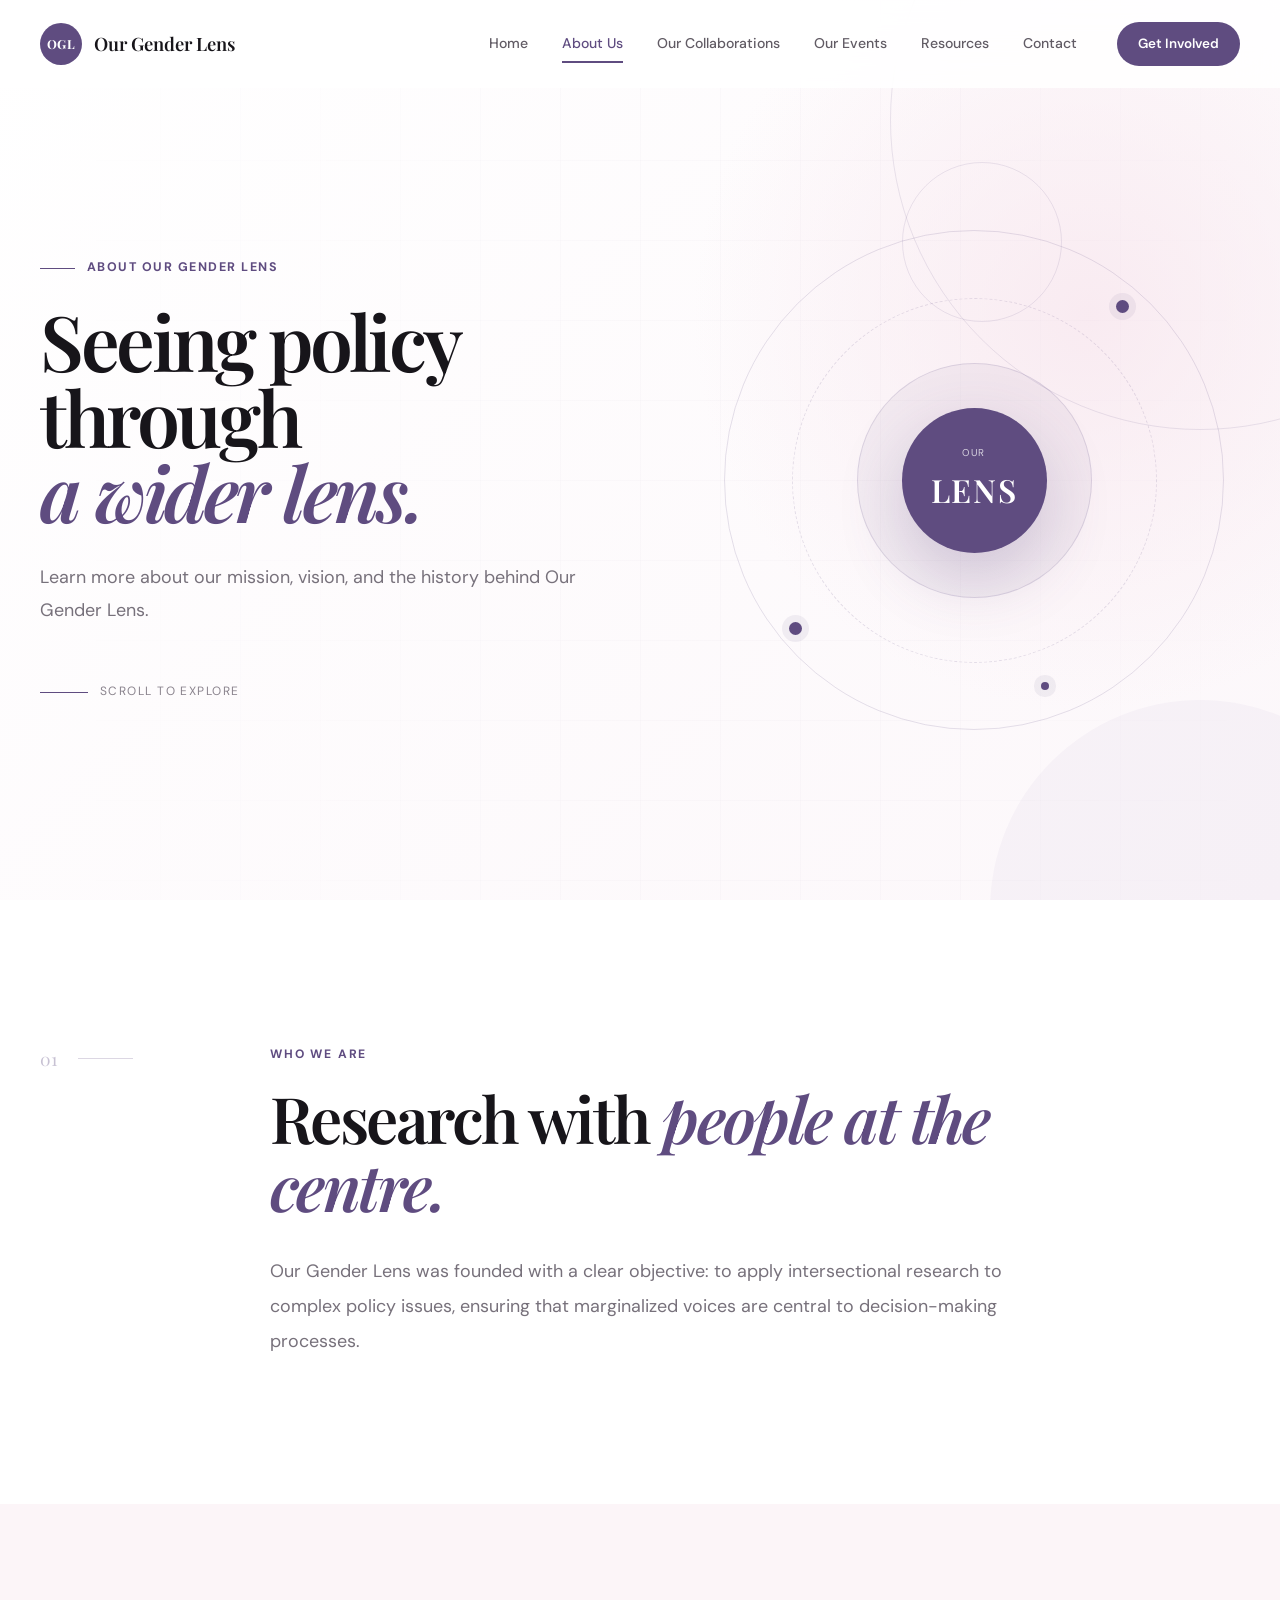
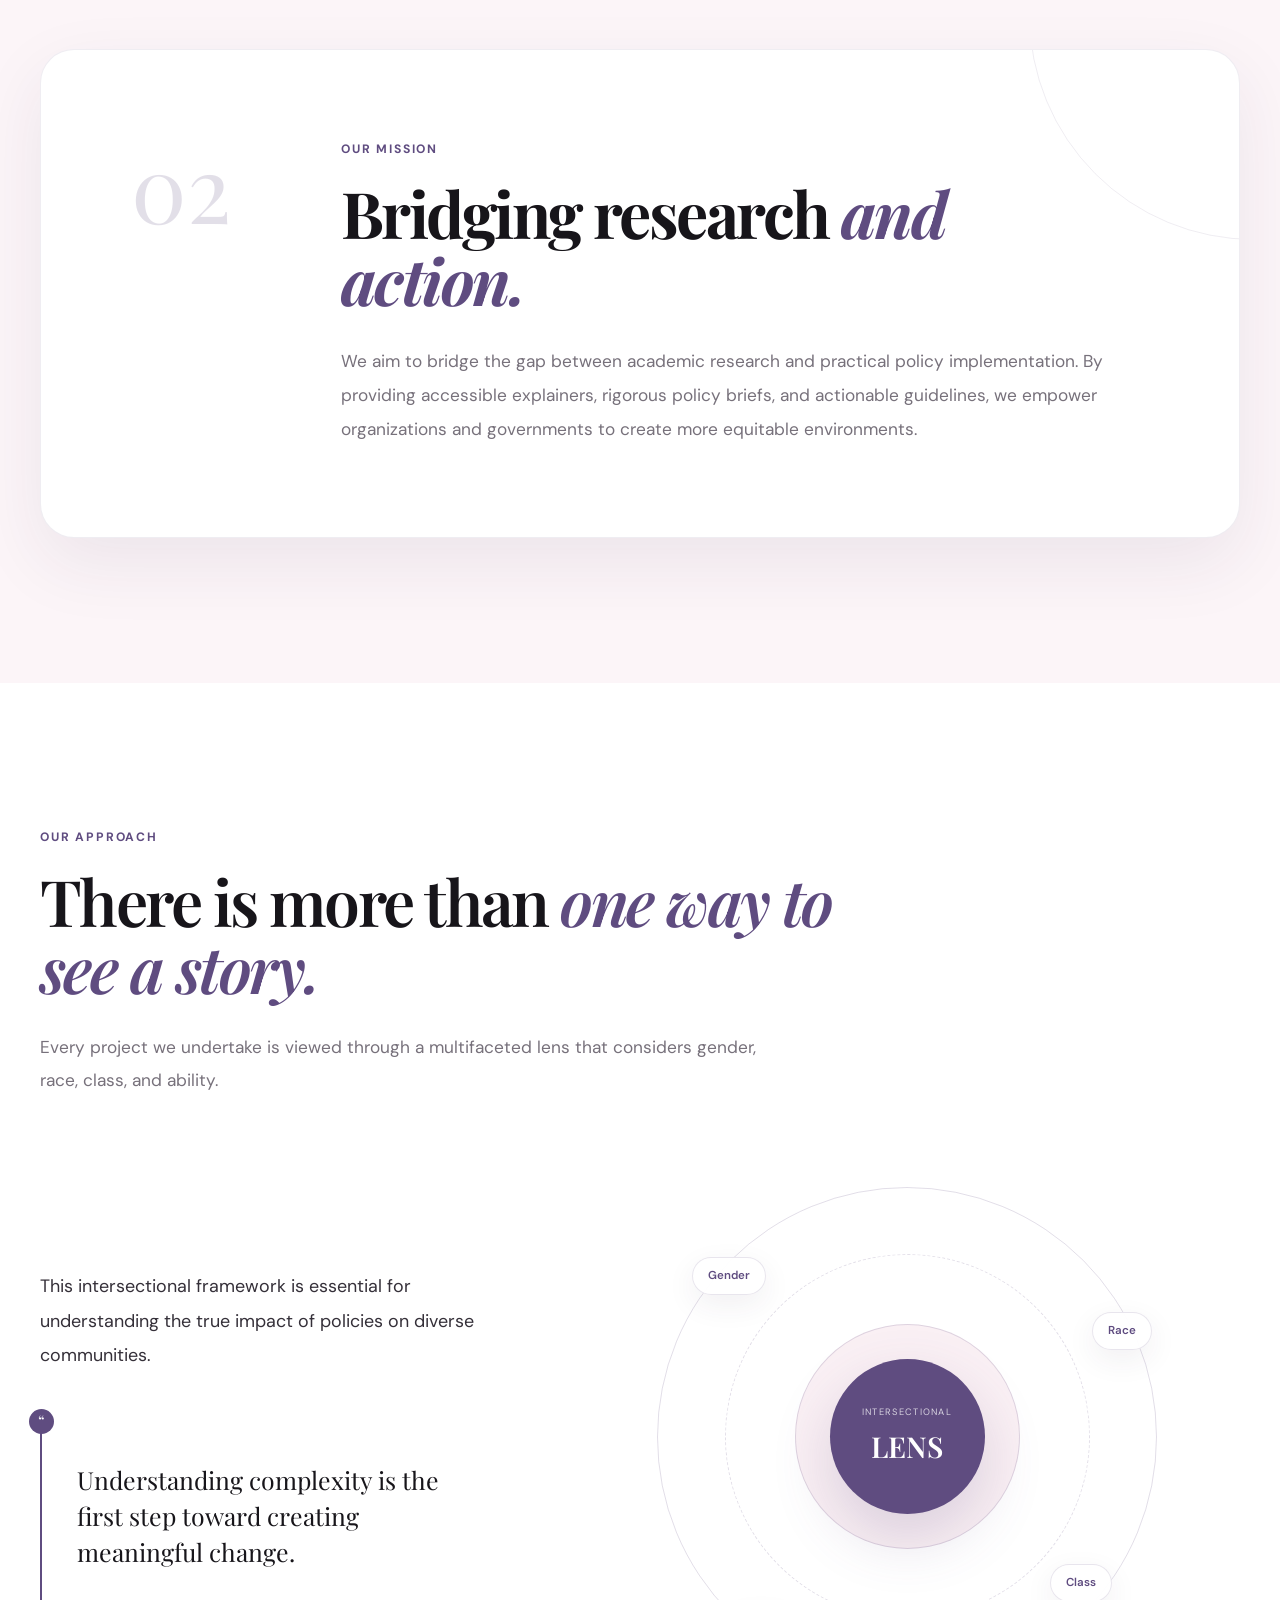
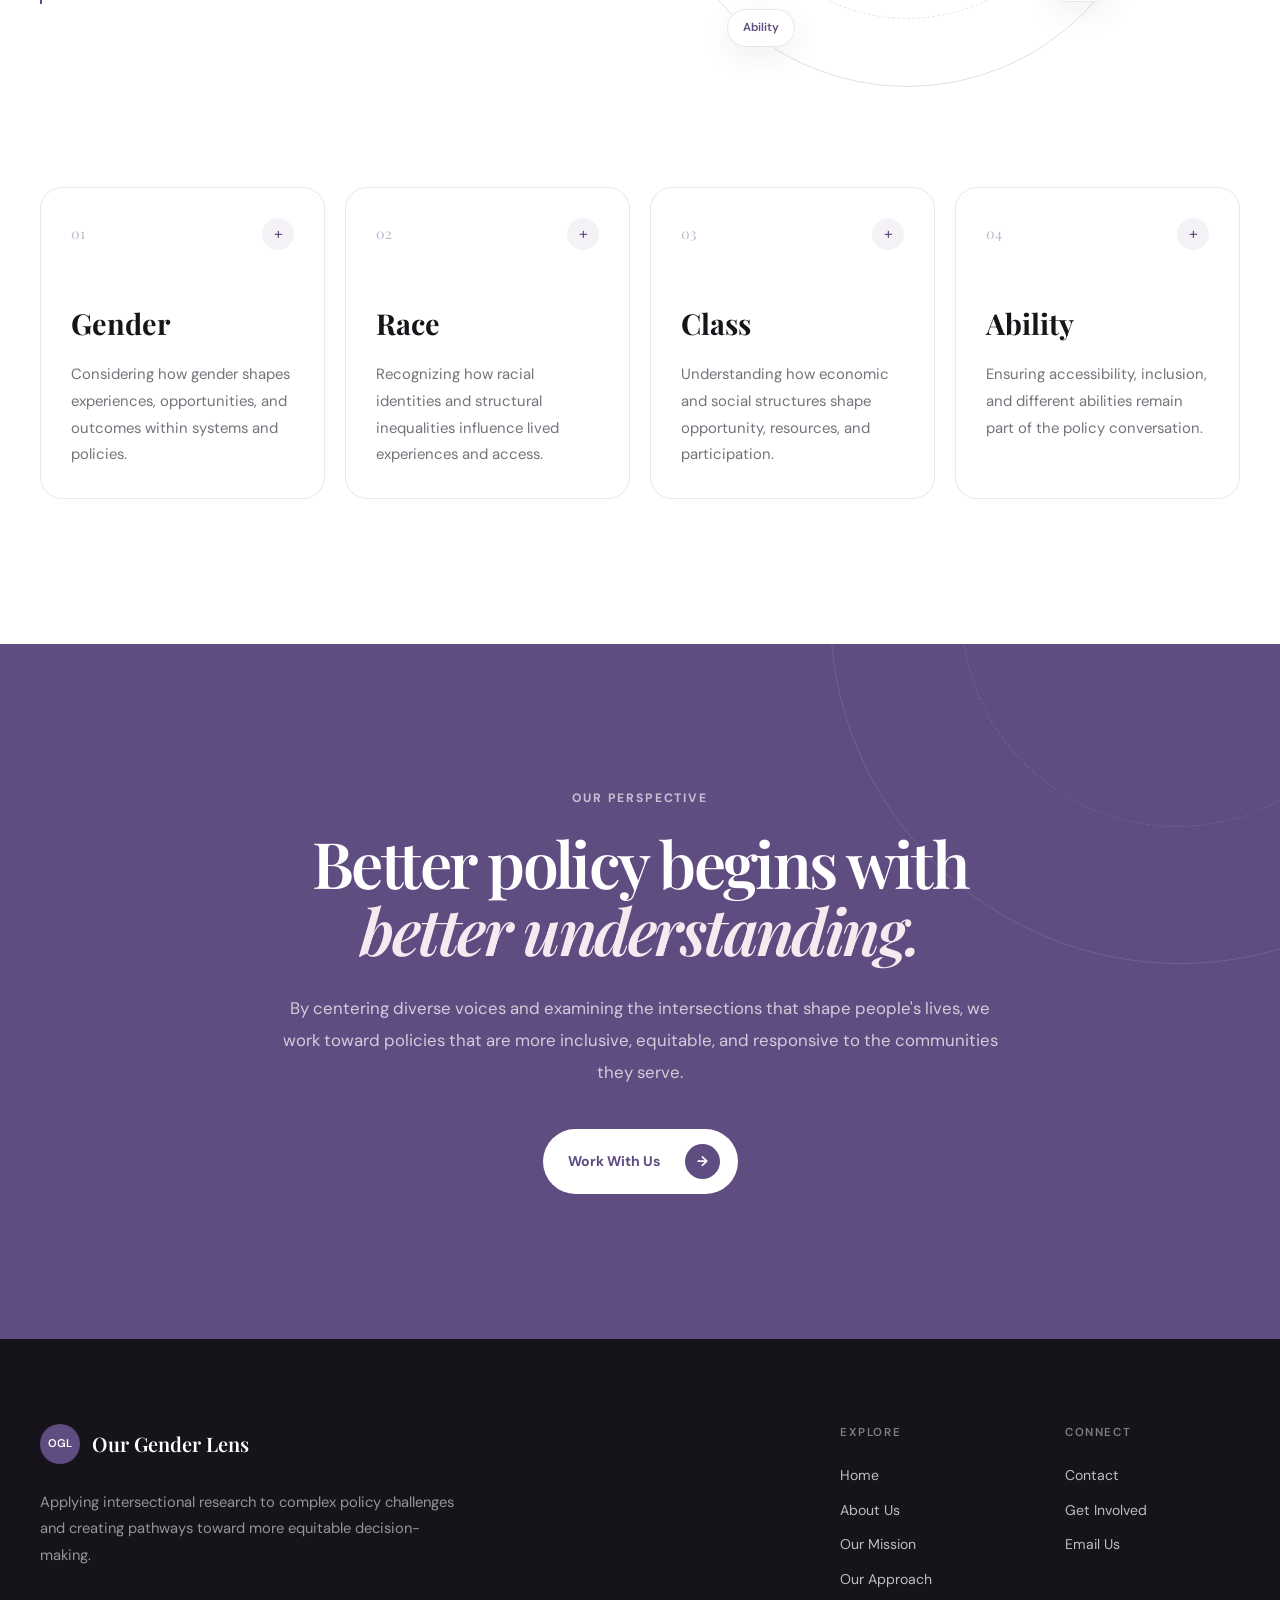
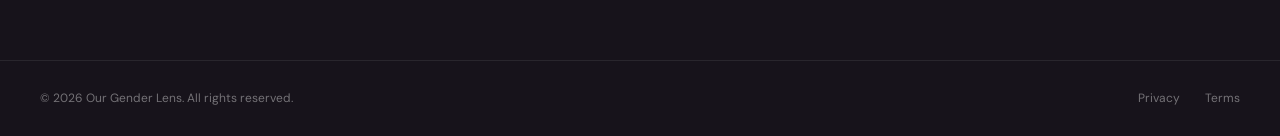
<file: about.html>
<!DOCTYPE html>
<html lang="en">
<head>
    <meta charset="UTF-8">
    <meta name="viewport" content="width=device-width, initial-scale=1.0">

    <title>About Us | Our Gender Lens</title>

    <meta
        name="description"
        content="Learn more about Our Gender Lens, our mission, our approach, and our commitment to intersectional research and equitable policy."
    >

    <!-- =====================================================
         FONTS
    ====================================================== -->

    <link rel="preconnect" href="https://fonts.googleapis.com">
    <link rel="preconnect" href="https://fonts.gstatic.com" crossorigin>

    <link
        href="https://fonts.googleapis.com/css2?family=DM+Sans:wght@400;500;600;700&family=Playfair+Display:wght@500;600;700&display=swap"
        rel="stylesheet"
    >

    <!-- =====================================================
         INDEPENDENT ABOUT CSS
    ====================================================== -->

    <link rel="stylesheet" href="about.css">
</head>


<body>


    <!-- =====================================================
         PAGE LOADER
    ====================================================== -->

    <div class="page-loader" id="pageLoader">
        <div class="loader-inner">
            <span></span>
            <span></span>
            <span></span>
        </div>
    </div>


    <!-- =====================================================
         HEADER
    ====================================================== -->

    <header class="site-header" id="siteHeader">

        <div class="header-container">

            <!-- Logo -->

            <a href="index.html" class="logo" aria-label="Our Gender Lens Home">

                <span class="logo-mark">
                    OGL
                </span>

                <span class="logo-text">
                    Our Gender Lens
                </span>

            </a>


            <!-- Desktop Navigation -->

            <nav class="main-navigation" id="mainNavigation">

                <a href="index.html">
                    Home
                </a>

                <a href="about.html" class="active">
                    About Us
                </a>

                  <a href="collaborations.html">
                    Our Collaborations
                </a>

                <a href="events.html">
                    Our Events
                </a>

                <a href="resources.html">
                    Resources
                </a>

                <a href="contact.html">
                    Contact
                </a>

            </nav>


            <!-- Header CTA -->

            <div class="header-actions">

                <a href="contact.html" class="header-button">
                    Get Involved
                </a>


                <!-- Mobile Menu -->

                <button
                    class="menu-toggle"
                    id="menuToggle"
                    type="button"
                    aria-label="Open navigation menu"
                    aria-expanded="false"
                >

                    <span></span>
                    <span></span>
                    <span></span>

                </button>

            </div>

        </div>

    </header>



    <!-- =====================================================
         MOBILE NAVIGATION
    ====================================================== -->

    <div class="mobile-navigation" id="mobileNavigation">

        <a href="index.html">
            Home
        </a>

        <a href="#Blogs">
            Blogs
        </a>

        <a href="#Explainers">
            Explainers
        </a>

        <a href="#policybriefs">
            Policy Briefs 
        </a>

        <a href="#resources">
            Resources
        </a>

        <a href="team.html">
            Our Team  
        </a>

        <a href="collaborations.html">
            Collaborations
        </a>

        <a href="events.html">
            Events  
        </a>


        <a href="contact.html" class="mobile-cta">
            Get Involved
        </a>

    </div>



    <!-- =====================================================
         HERO
    ====================================================== -->

    <main>

        <section class="about-hero">

            <!-- Decorative Elements -->

            <div class="hero-orb hero-orb-one"></div>
            <div class="hero-orb hero-orb-two"></div>
            <div class="hero-orb hero-orb-three"></div>

            <div class="hero-grid"></div>


            <div class="hero-container">

                <div class="hero-content reveal">

                    <div class="hero-label">

                        <span class="hero-label-line"></span>

                        <span>
                            About Our Gender Lens
                        </span>

                    </div>


                    <h1>
                        Seeing policy through
                        <span>a wider lens.</span>
                    </h1>


                    <p>
                        Learn more about our mission, vision, and the
                        history behind Our Gender Lens.
                    </p>


                    <div class="hero-scroll">

                        <span class="scroll-line"></span>

                        <span>
                            Scroll to explore
                        </span>

                    </div>

                </div>


                <!-- Hero Visual -->

                <div class="hero-visual reveal reveal-delay">

                    <div class="visual-frame">

                        <div class="visual-circle circle-large"></div>
                        <div class="visual-circle circle-medium"></div>
                        <div class="visual-circle circle-small"></div>


                        <div class="visual-center">

                            <span class="center-small">
                                OUR
                            </span>

                            <span class="center-large">
                                LENS
                            </span>

                        </div>


                        <div class="visual-dot dot-one"></div>
                        <div class="visual-dot dot-two"></div>
                        <div class="visual-dot dot-three"></div>

                    </div>

                </div>

            </div>

        </section>



        <!-- =====================================================
             INTRODUCTION
        ====================================================== -->

        <section class="intro-section section-space">

            <div class="section-container">

                <div class="intro-layout">


                    <!-- Left -->

                    <div class="section-marker reveal">

                        <span>
                            01
                        </span>

                        <div class="marker-line"></div>

                    </div>


                    <!-- Right -->

                    <div class="intro-content reveal">

                        <div class="section-eyebrow">
                            Who We Are
                        </div>

                        <h2>
                            Research with
                            <span>people at the centre.</span>
                        </h2>

                        <p>
                            Our Gender Lens was founded with a clear
                            objective: to apply intersectional research
                            to complex policy issues, ensuring that
                            marginalized voices are central to
                            decision-making processes.
                        </p>

                    </div>

                </div>

            </div>

        </section>



        <!-- =====================================================
             MISSION
        ====================================================== -->

        <section
            class="mission-section section-space"
            id="mission"
        >

            <div class="section-container">

                <div class="mission-card reveal">

                    <div class="mission-decoration"></div>


                    <div class="mission-number">
                        02
                    </div>


                    <div class="mission-content">

                        <div class="section-eyebrow">
                            Our Mission
                        </div>

                        <h2>
                            Bridging research
                            <span>and action.</span>
                        </h2>

                        <p>
                            We aim to bridge the gap between academic
                            research and practical policy implementation.
                            By providing accessible explainers, rigorous
                            policy briefs, and actionable guidelines, we
                            empower organizations and governments to create
                            more equitable environments.
                        </p>

                    </div>

                </div>

            </div>

        </section>



        <!-- =====================================================
             APPROACH
        ====================================================== -->

        <section
            class="approach-section section-space"
            id="approach"
        >

            <div class="section-container">


                <!-- Heading -->

                <div class="approach-heading reveal">

                    <div class="section-eyebrow">
                        Our Approach
                    </div>

                    <h2>
                        There is more than
                        <span>one way to see a story.</span>
                    </h2>

                    <p>
                        Every project we undertake is viewed through a
                        multifaceted lens that considers gender, race,
                        class, and ability.
                    </p>

                </div>



                <!-- Main Approach -->

                <div class="approach-main">


                    <!-- Text -->

                    <div class="approach-text reveal">

                        <p>
                            This intersectional framework is essential
                            for understanding the true impact of policies
                            on diverse communities.
                        </p>


                        <div class="approach-statement">

                            <span class="statement-mark">
                                “
                            </span>

                            <p>
                                Understanding complexity is the first
                                step toward creating meaningful change.
                            </p>

                        </div>

                    </div>



                    <!-- Lens -->

                    <div class="intersection-visual reveal reveal-delay">

                        <div class="intersection-ring ring-outer"></div>
                        <div class="intersection-ring ring-middle"></div>
                        <div class="intersection-ring ring-inner"></div>


                        <div class="intersection-center">
                            <span>
                                INTERSECTIONAL
                            </span>

                            <strong>
                                LENS
                            </strong>
                        </div>


                        <div class="lens-label lens-gender">
                            Gender
                        </div>

                        <div class="lens-label lens-race">
                            Race
                        </div>

                        <div class="lens-label lens-class">
                            Class
                        </div>

                        <div class="lens-label lens-ability">
                            Ability
                        </div>

                    </div>

                </div>



                <!-- Framework Cards -->

                <div class="framework-grid">


                    <article class="framework-card reveal">

                        <div class="framework-top">

                            <span class="framework-number">
                                01
                            </span>

                            <span class="framework-symbol">
                                +
                            </span>

                        </div>

                        <h3>
                            Gender
                        </h3>

                        <p>
                            Considering how gender shapes experiences,
                            opportunities, and outcomes within systems
                            and policies.
                        </p>

                    </article>



                    <article class="framework-card reveal reveal-delay-1">

                        <div class="framework-top">

                            <span class="framework-number">
                                02
                            </span>

                            <span class="framework-symbol">
                                +
                            </span>

                        </div>

                        <h3>
                            Race
                        </h3>

                        <p>
                            Recognizing how racial identities and
                            structural inequalities influence lived
                            experiences and access.
                        </p>

                    </article>



                    <article class="framework-card reveal reveal-delay-2">

                        <div class="framework-top">

                            <span class="framework-number">
                                03
                            </span>

                            <span class="framework-symbol">
                                +
                            </span>

                        </div>

                        <h3>
                            Class
                        </h3>

                        <p>
                            Understanding how economic and social
                            structures shape opportunity, resources,
                            and participation.
                        </p>

                    </article>



                    <article class="framework-card reveal reveal-delay-3">

                        <div class="framework-top">

                            <span class="framework-number">
                                04
                            </span>

                            <span class="framework-symbol">
                                +
                            </span>

                        </div>

                        <h3>
                            Ability
                        </h3>

                        <p>
                            Ensuring accessibility, inclusion, and
                            different abilities remain part of the
                            policy conversation.
                        </p>

                    </article>


                </div>

            </div>

        </section>



        <!-- =====================================================
             CLOSING / CTA
        ====================================================== -->

        <section
            class="closing-section section-space"
            id="contact"
        >

            <div class="closing-background"></div>

            <div class="section-container">

                <div class="closing-content reveal">

                    <div class="section-eyebrow">
                        Our Perspective
                    </div>

                    <h2>
                        Better policy begins with
                        <span>better understanding.</span>
                    </h2>

                    <p>
                        By centering diverse voices and examining the
                        intersections that shape people's lives, we work
                        toward policies that are more inclusive,
                        equitable, and responsive to the communities
                        they serve.
                    </p>


                    <a href="mailto:hello@ourgenderlens.org" class="primary-button">

                        <span>
                            Work With Us
                        </span>

                        <span class="button-arrow">
                            →
                        </span>

                    </a>

                </div>

            </div>

        </section>

    </main>



    <!-- =====================================================
         FOOTER
    ====================================================== -->

    <footer class="site-footer">

        <div class="footer-container">


            <!-- Brand -->

            <div class="footer-brand">

                <a href="index.html" class="footer-logo">

                    <span class="footer-logo-mark">
                        OGL
                    </span>

                    <span>
                        Our Gender Lens
                    </span>

                </a>


                <p>
                    Applying intersectional research to complex policy
                    challenges and creating pathways toward more
                    equitable decision-making.
                </p>

            </div>



            <!-- Links -->

            <div class="footer-links">


                <div class="footer-column">

                    <h4>
                        Explore
                    </h4>

                    <a href="index.html">
                        Home
                    </a>

                    <a href="about.html">
                        About Us
                    </a>

                    <a href="#mission">
                        Our Mission
                    </a>

                    <a href="#approach">
                        Our Approach
                    </a>

                </div>



                <div class="footer-column">

                    <h4>
                        Connect
                    </h4>

                    <a href="#contact">
                        Contact
                    </a>

                    <a href="#contact">
                        Get Involved
                    </a>

                    <a href="mailto:hello@ourgenderlens.org">
                        Email Us
                    </a>

                </div>


            </div>

        </div>



        <!-- Bottom -->

        <div class="footer-bottom">

            <div class="footer-bottom-container">

                <p>
                    © 2026 Our Gender Lens. All rights reserved.
                </p>


                <div class="footer-legal">

                    <a href="#">
                        Privacy
                    </a>

                    <a href="#">
                        Terms
                    </a>

                </div>

            </div>

        </div>

    </footer>



    <!-- =====================================================
         INDEPENDENT ABOUT JAVASCRIPT
    ====================================================== -->

    <script src="about.js"></script>

</body>
</html>
</file>
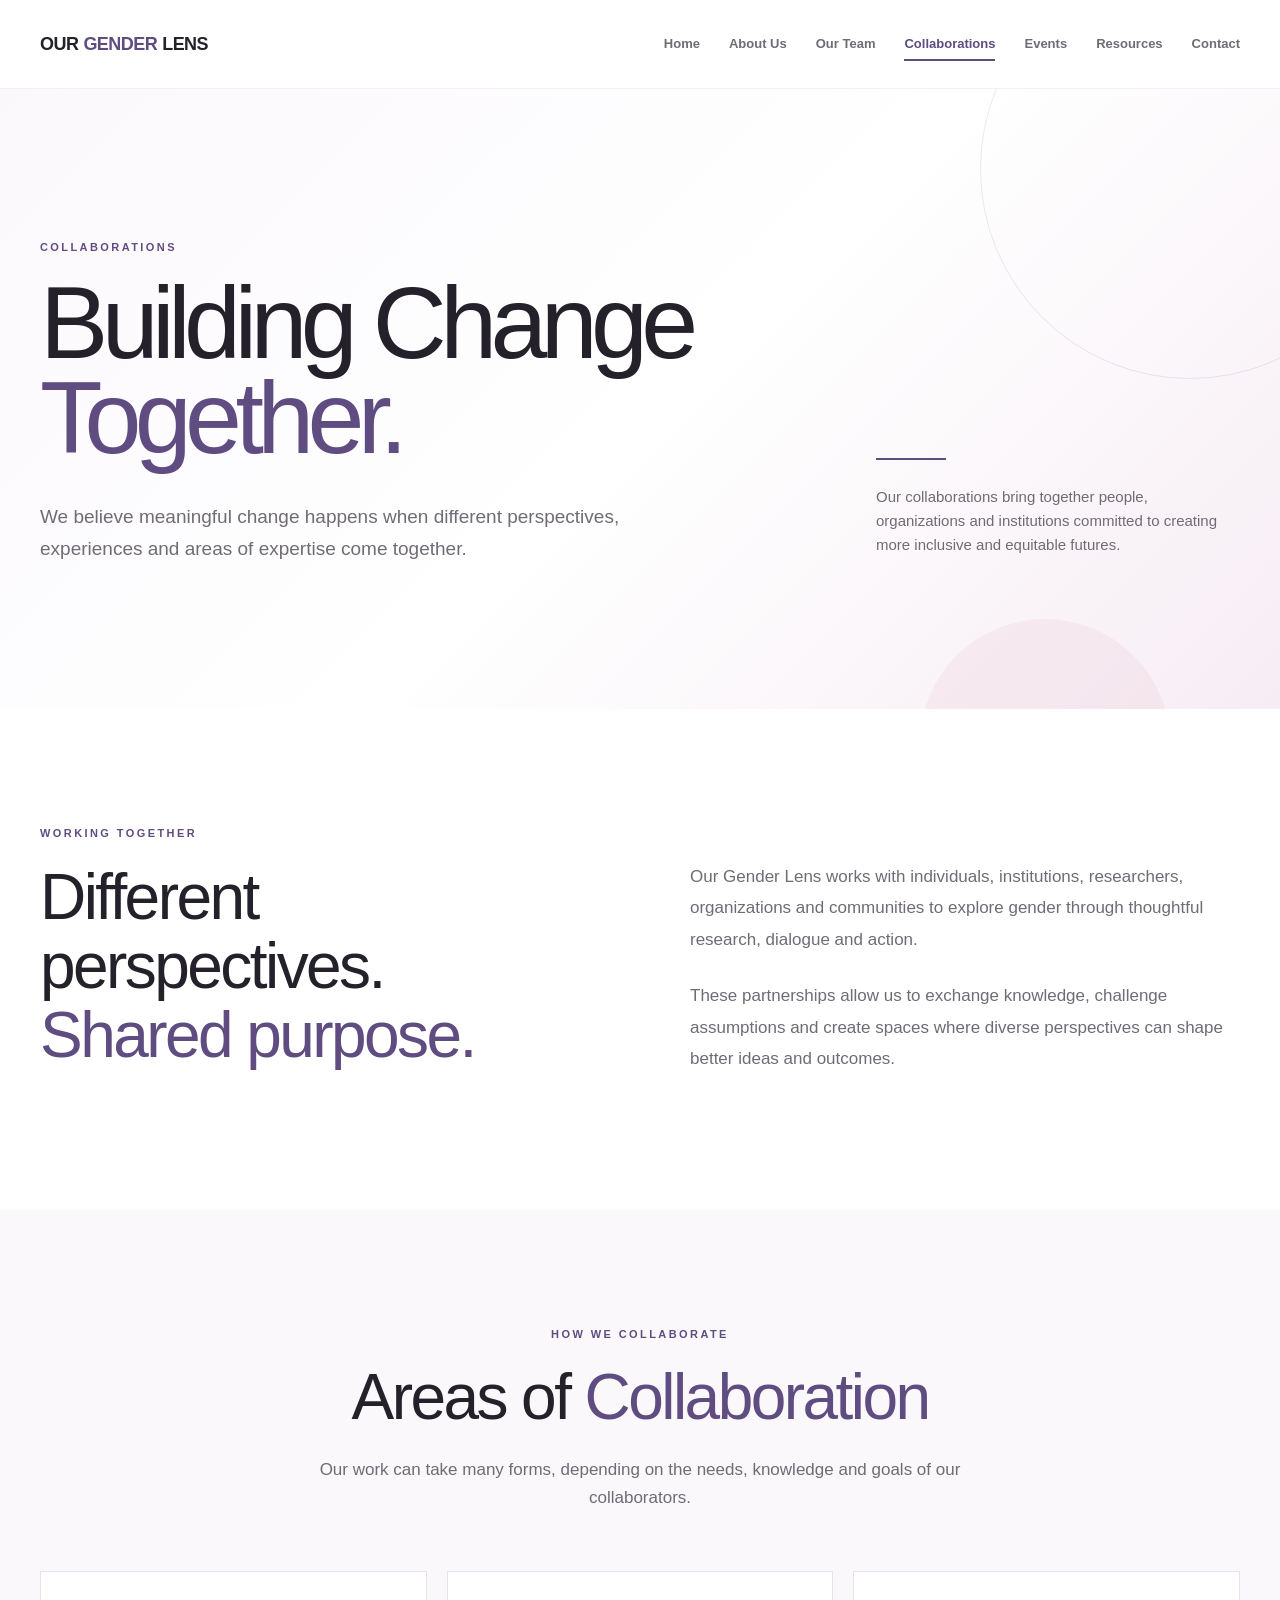
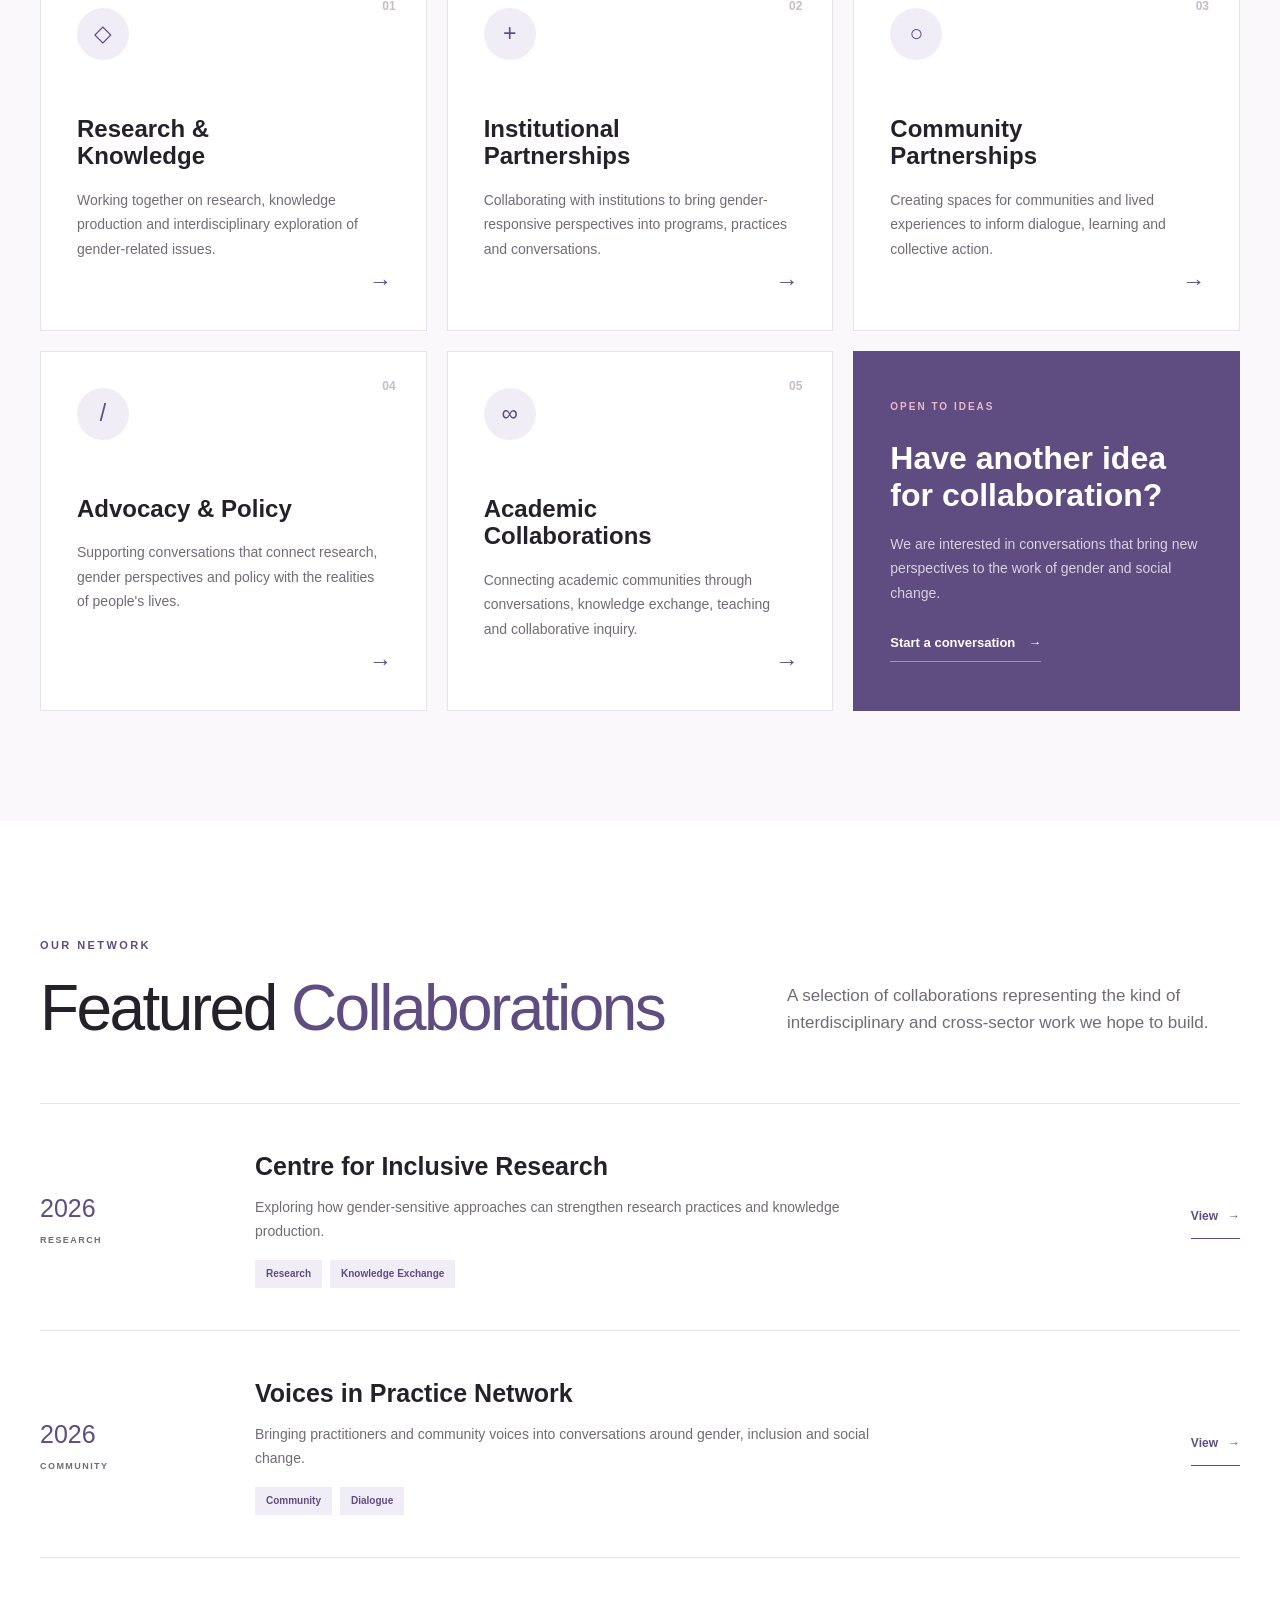
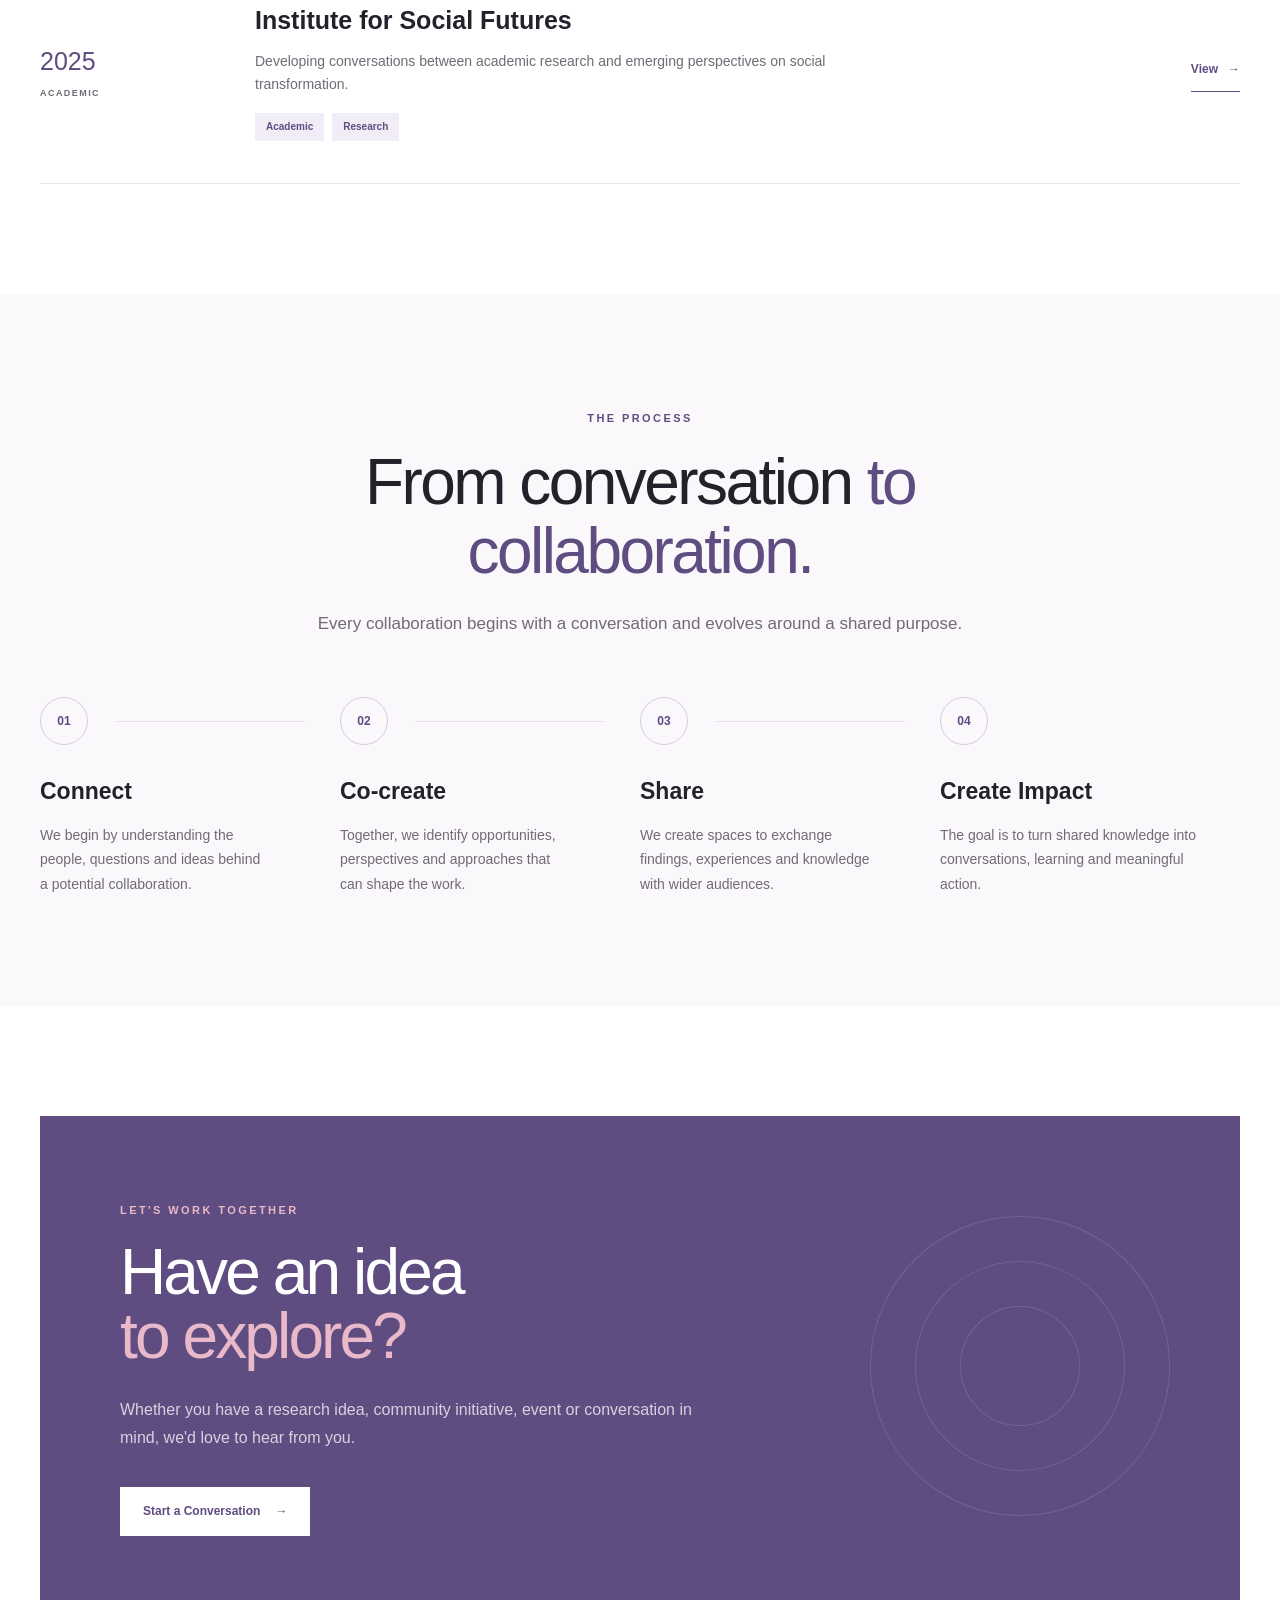
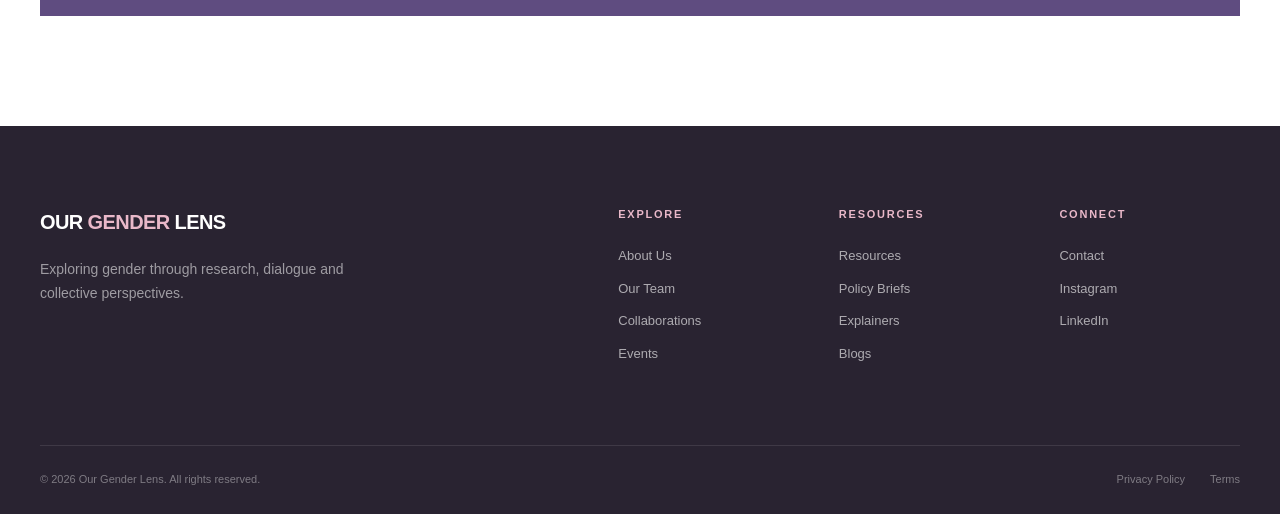
<file: collaborations.html>
<!DOCTYPE html>
<html lang="en">
<head>
    <meta charset="UTF-8">
    <meta name="viewport" content="width=device-width, initial-scale=1.0">

    <title>Collaborations | Our Gender Lens</title>

    <link rel="stylesheet" href="collaborations.css">
</head>

<body>

    <!-- =====================================================
         HEADER
    ====================================================== -->

    <header class="site-header" id="siteHeader">

        <div class="header-container">

            <a href="index.html" class="logo" aria-label="Our Gender Lens Home">
                <span class="logo-main">OUR</span>
                <span class="logo-accent">GENDER</span>
                <span class="logo-main">LENS</span>
            </a>

            <nav class="desktop-nav" aria-label="Main Navigation">

                <a href="index.html">Home</a>

                <a href="about.html">About Us</a>

                <a href="team.html">Our Team</a>

                <a href="collaborations.html" class="active">
                    Collaborations
                </a>

                <a href="events.html">
                    Events
                </a>

                <a href="resources.html">
                    Resources
                </a>

                <a href="contact.html">
                    Contact
                </a>

            </nav>

            <button
                class="mobile-menu-toggle"
                id="mobileMenuToggle"
                aria-label="Open navigation menu"
                aria-expanded="false"
            >
                <span></span>
                <span></span>
                <span></span>
            </button>

        </div>

        <div class="mobile-nav" id="mobileNav">

            <a href="index.html">Home</a>

            <a href="about.html">About Us</a>

            <a href="team.html">Our Team</a>

            <a href="collaborations.html" class="active">
                Collaborations
            </a>

            <a href="events.html">
                Events
            </a>

            <a href="resources.html">
                Resources
            </a>

            <a href="contact.html">
                Contact
            </a>

        </div>

    </header>


    <!-- =====================================================
         MAIN
    ====================================================== -->

    <main>

        <!-- =================================================
             HERO
        ================================================== -->

        <section class="collab-hero">

            <div class="hero-background-shape shape-one"></div>
            <div class="hero-background-shape shape-two"></div>

            <div class="section-container hero-container">

                <div class="hero-content reveal">

                    <span class="eyebrow">
                        COLLABORATIONS
                    </span>

                    <h1>
                        Building Change
                        <span>Together.</span>
                    </h1>

                    <p>
                        We believe meaningful change happens when
                        different perspectives, experiences and areas
                        of expertise come together.
                    </p>

                </div>

                <div class="hero-side-content reveal reveal-delay-2">

                    <div class="hero-line"></div>

                    <p>
                        Our collaborations bring together people,
                        organizations and institutions committed to
                        creating more inclusive and equitable
                        futures.
                    </p>

                </div>

            </div>

        </section>


        <!-- =================================================
             INTRODUCTION
        ================================================== -->

        <section class="collab-intro section-padding">

            <div class="section-container intro-grid">

                <div class="section-heading reveal">

                    <span class="eyebrow">
                        WORKING TOGETHER
                    </span>

                    <h2>
                        Different perspectives.
                        <span>Shared purpose.</span>
                    </h2>

                </div>

                <div class="intro-text reveal reveal-delay-2">

                    <p>
                        Our Gender Lens works with individuals,
                        institutions, researchers, organizations
                        and communities to explore gender through
                        thoughtful research, dialogue and action.
                    </p>

                    <p>
                        These partnerships allow us to exchange
                        knowledge, challenge assumptions and create
                        spaces where diverse perspectives can shape
                        better ideas and outcomes.
                    </p>

                </div>

            </div>

        </section>


        <!-- =================================================
             COLLABORATION AREAS
        ================================================== -->

        <section class="collaboration-areas section-padding">

            <div class="section-container">

                <div class="section-header centered reveal">

                    <span class="eyebrow">
                        HOW WE COLLABORATE
                    </span>

                    <h2>
                        Areas of
                        <span>Collaboration</span>
                    </h2>

                    <p>
                        Our work can take many forms, depending on
                        the needs, knowledge and goals of our
                        collaborators.
                    </p>

                </div>


                <div class="areas-grid">

                    <article class="area-card reveal">

                        <div class="card-number">
                            01
                        </div>

                        <div class="area-icon">
                            ◇
                        </div>

                        <h3>
                            Research & Knowledge
                        </h3>

                        <p>
                            Working together on research,
                            knowledge production and interdisciplinary
                            exploration of gender-related issues.
                        </p>

                        <span class="card-arrow">
                            →
                        </span>

                    </article>


                    <article class="area-card reveal reveal-delay-1">

                        <div class="card-number">
                            02
                        </div>

                        <div class="area-icon">
                            +
                        </div>

                        <h3>
                            Institutional Partnerships
                        </h3>

                        <p>
                            Collaborating with institutions to bring
                            gender-responsive perspectives into
                            programs, practices and conversations.
                        </p>

                        <span class="card-arrow">
                            →
                        </span>

                    </article>


                    <article class="area-card reveal reveal-delay-2">

                        <div class="card-number">
                            03
                        </div>

                        <div class="area-icon">
                            ○
                        </div>

                        <h3>
                            Community Partnerships
                        </h3>

                        <p>
                            Creating spaces for communities and
                            lived experiences to inform dialogue,
                            learning and collective action.
                        </p>

                        <span class="card-arrow">
                            →
                        </span>

                    </article>


                    <article class="area-card reveal reveal-delay-3">

                        <div class="card-number">
                            04
                        </div>

                        <div class="area-icon">
                            /
                        </div>

                        <h3>
                            Advocacy & Policy
                        </h3>

                        <p>
                            Supporting conversations that connect
                            research, gender perspectives and policy
                            with the realities of people's lives.
                        </p>

                        <span class="card-arrow">
                            →
                        </span>

                    </article>


                    <article class="area-card reveal">

                        <div class="card-number">
                            05
                        </div>

                        <div class="area-icon">
                            ∞
                        </div>

                        <h3>
                            Academic Collaborations
                        </h3>

                        <p>
                            Connecting academic communities through
                            conversations, knowledge exchange,
                            teaching and collaborative inquiry.
                        </p>

                        <span class="card-arrow">
                            →
                        </span>

                    </article>


                    <article class="area-card area-card-featured reveal reveal-delay-1">

                        <div class="featured-card-content">

                            <span class="featured-label">
                                OPEN TO IDEAS
                            </span>

                            <h3>
                                Have another idea
                                for collaboration?
                            </h3>

                            <p>
                                We are interested in conversations
                                that bring new perspectives to the
                                work of gender and social change.
                            </p>

                            <a href="contact.html" class="text-link">
                                Start a conversation
                                <span>→</span>
                            </a>

                        </div>

                    </article>

                </div>

            </div>

        </section>


        <!-- =================================================
             FEATURED COLLABORATIONS
        ================================================== -->

        <section class="featured-collaborations section-padding">

            <div class="section-container">

                <div class="section-header split reveal">

                    <div>

                        <span class="eyebrow">
                            OUR NETWORK
                        </span>

                        <h2>
                            Featured
                            <span>Collaborations</span>
                        </h2>

                    </div>

                    <p>
                        A selection of collaborations representing
                        the kind of interdisciplinary and
                        cross-sector work we hope to build.
                    </p>

                </div>


                <div class="collaboration-list">


                    <article class="collaboration-item reveal">

                        <div class="collab-year">
                            <span>2026</span>
                            <small>RESEARCH</small>
                        </div>

                        <div class="collab-info">

                            <h3>
                                Centre for Inclusive Research
                            </h3>

                            <p>
                                Exploring how gender-sensitive
                                approaches can strengthen research
                                practices and knowledge production.
                            </p>

                            <div class="collab-tags">
                                <span>Research</span>
                                <span>Knowledge Exchange</span>
                            </div>

                        </div>

                        <div class="collab-action">
                            <button
                                class="view-collab"
                                data-title="Centre for Inclusive Research"
                                data-description="A collaborative research initiative exploring gender-sensitive approaches to knowledge production and interdisciplinary research."
                            >
                                View
                                <span>→</span>
                            </button>
                        </div>

                    </article>


                    <article class="collaboration-item reveal reveal-delay-1">

                        <div class="collab-year">
                            <span>2026</span>
                            <small>COMMUNITY</small>
                        </div>

                        <div class="collab-info">

                            <h3>
                                Voices in Practice Network
                            </h3>

                            <p>
                                Bringing practitioners and community
                                voices into conversations around
                                gender, inclusion and social change.
                            </p>

                            <div class="collab-tags">
                                <span>Community</span>
                                <span>Dialogue</span>
                            </div>

                        </div>

                        <div class="collab-action">

                            <button
                                class="view-collab"
                                data-title="Voices in Practice Network"
                                data-description="A collaborative platform designed to connect community voices and practitioners through shared learning and dialogue."
                            >
                                View
                                <span>→</span>
                            </button>

                        </div>

                    </article>


                    <article class="collaboration-item reveal reveal-delay-2">

                        <div class="collab-year">
                            <span>2025</span>
                            <small>ACADEMIC</small>
                        </div>

                        <div class="collab-info">

                            <h3>
                                Institute for Social Futures
                            </h3>

                            <p>
                                Developing conversations between
                                academic research and emerging
                                perspectives on social transformation.
                            </p>

                            <div class="collab-tags">
                                <span>Academic</span>
                                <span>Research</span>
                            </div>

                        </div>

                        <div class="collab-action">

                            <button
                                class="view-collab"
                                data-title="Institute for Social Futures"
                                data-description="An academic collaboration connecting research, teaching and dialogue around gender and social transformation."
                            >
                                View
                                <span>→</span>
                            </button>

                        </div>

                    </article>

                </div>

            </div>

        </section>


        <!-- =================================================
             COLLABORATION PROCESS
        ================================================== -->

        <section class="collaboration-process section-padding">

            <div class="section-container">

                <div class="section-header centered reveal">

                    <span class="eyebrow">
                        THE PROCESS
                    </span>

                    <h2>
                        From conversation
                        <span>to collaboration.</span>
                    </h2>

                    <p>
                        Every collaboration begins with a
                        conversation and evolves around a shared
                        purpose.
                    </p>

                </div>


                <div class="process-grid">

                    <div class="process-step reveal">

                        <div class="process-number">
                            01
                        </div>

                        <div class="process-line"></div>

                        <h3>
                            Connect
                        </h3>

                        <p>
                            We begin by understanding the people,
                            questions and ideas behind a potential
                            collaboration.
                        </p>

                    </div>


                    <div class="process-step reveal reveal-delay-1">

                        <div class="process-number">
                            02
                        </div>

                        <div class="process-line"></div>

                        <h3>
                            Co-create
                        </h3>

                        <p>
                            Together, we identify opportunities,
                            perspectives and approaches that can
                            shape the work.
                        </p>

                    </div>


                    <div class="process-step reveal reveal-delay-2">

                        <div class="process-number">
                            03
                        </div>

                        <div class="process-line"></div>

                        <h3>
                            Share
                        </h3>

                        <p>
                            We create spaces to exchange findings,
                            experiences and knowledge with wider
                            audiences.
                        </p>

                    </div>


                    <div class="process-step reveal reveal-delay-3">

                        <div class="process-number">
                            04
                        </div>

                        <div class="process-line"></div>

                        <h3>
                            Create Impact
                        </h3>

                        <p>
                            The goal is to turn shared knowledge
                            into conversations, learning and
                            meaningful action.
                        </p>

                    </div>

                </div>

            </div>

        </section>


        <!-- =================================================
             CTA
        ================================================== -->

        <section class="collaboration-cta section-padding">

            <div class="section-container">

                <div class="cta-box reveal">

                    <div class="cta-content">

                        <span class="eyebrow">
                            LET'S WORK TOGETHER
                        </span>

                        <h2>
                            Have an idea
                            <span>to explore?</span>
                        </h2>

                        <p>
                            Whether you have a research idea,
                            community initiative, event or
                            conversation in mind, we'd love to
                            hear from you.
                        </p>

                        <a href="contact.html" class="cta-button">
                            Start a Conversation
                            <span>→</span>
                        </a>

                    </div>

                    <div class="cta-mark">
                        <span></span>
                        <span></span>
                        <span></span>
                    </div>

                </div>

            </div>

        </section>

    </main>


    <!-- =====================================================
         FOOTER
    ====================================================== -->

    <footer class="site-footer">

        <div class="footer-container">

            <div class="footer-top">

                <div class="footer-brand">

                    <a href="index.html" class="footer-logo">
                        OUR <span>GENDER</span> LENS
                    </a>

                    <p>
                        Exploring gender through research,
                        dialogue and collective perspectives.
                    </p>

                </div>


                <div class="footer-links">

                    <div class="footer-column">

                        <h4>
                            Explore
                        </h4>

                        <a href="about.html">About Us</a>
                        <a href="team.html">Our Team</a>
                        <a href="collaborations.html">Collaborations</a>
                        <a href="events.html">Events</a>

                    </div>


                    <div class="footer-column">

                        <h4>
                            Resources
                        </h4>

                        <a href="resources.html">Resources</a>
                        <a href="resources.html">Policy Briefs</a>
                        <a href="resources.html">Explainers</a>
                        <a href="resources.html">Blogs</a>

                    </div>


                    <div class="footer-column">

                        <h4>
                            Connect
                        </h4>

                        <a href="contact.html">Contact</a>
                        <a href="#">Instagram</a>
                        <a href="#">LinkedIn</a>

                    </div>

                </div>

            </div>


            <div class="footer-bottom">

                <p>
                    © 2026 Our Gender Lens. All rights reserved.
                </p>

                <div class="footer-legal">

                    <a href="#">
                        Privacy Policy
                    </a>

                    <a href="#">
                        Terms
                    </a>

                </div>

            </div>

        </div>

    </footer>


    <!-- =====================================================
         COLLABORATION MODAL
    ====================================================== -->

    <div class="collab-modal" id="collabModal">

        <div class="modal-overlay" id="modalOverlay"></div>

        <div
            class="modal-content"
            role="dialog"
            aria-modal="true"
            aria-labelledby="modalTitle"
        >

            <button
                class="modal-close"
                id="modalClose"
                aria-label="Close"
            >
                ×
            </button>

            <span class="eyebrow">
                COLLABORATION
            </span>

            <h2 id="modalTitle">
                Collaboration
            </h2>

            <p id="modalDescription">
                Collaboration details.
            </p>

            <a href="contact.html" class="modal-link">
                Enquire about collaboration
                <span>→</span>
            </a>

        </div>

    </div>


    <script src="collaborations.js"></script>

</body>
</html>
</file>
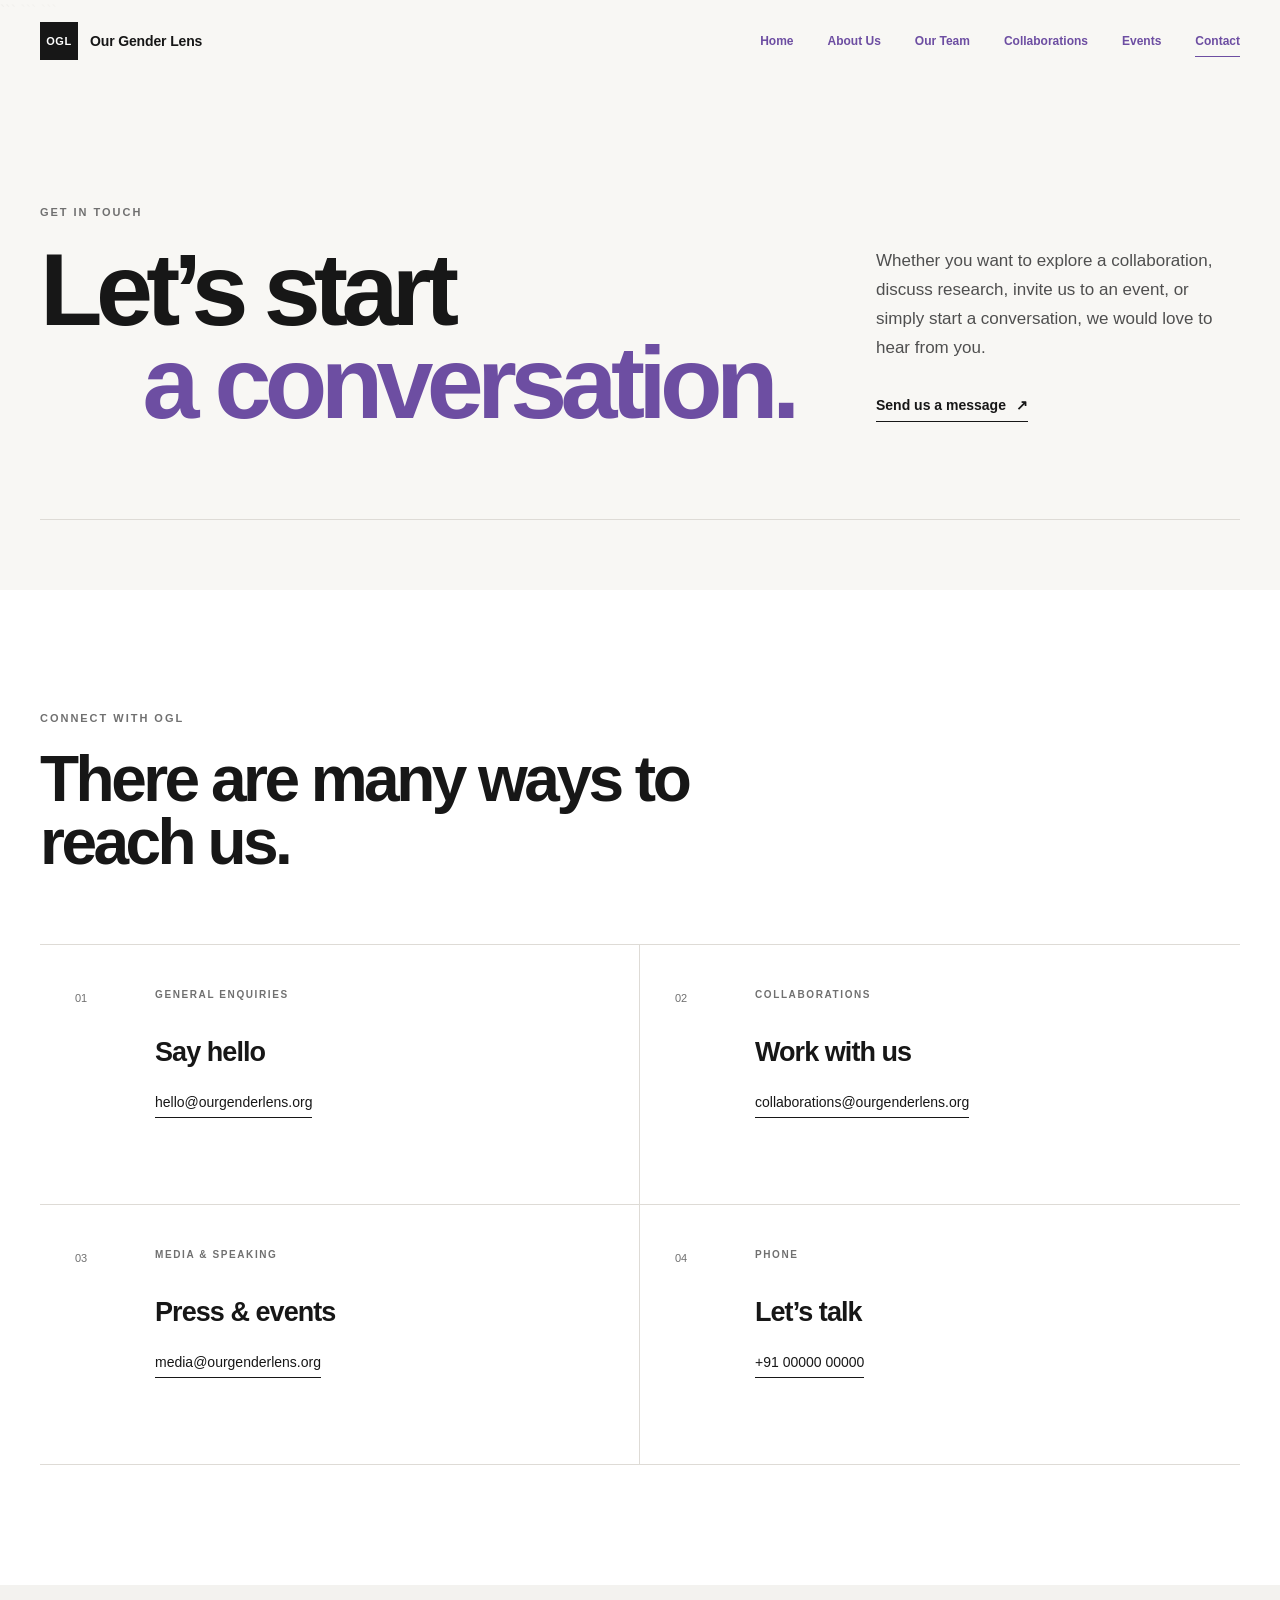
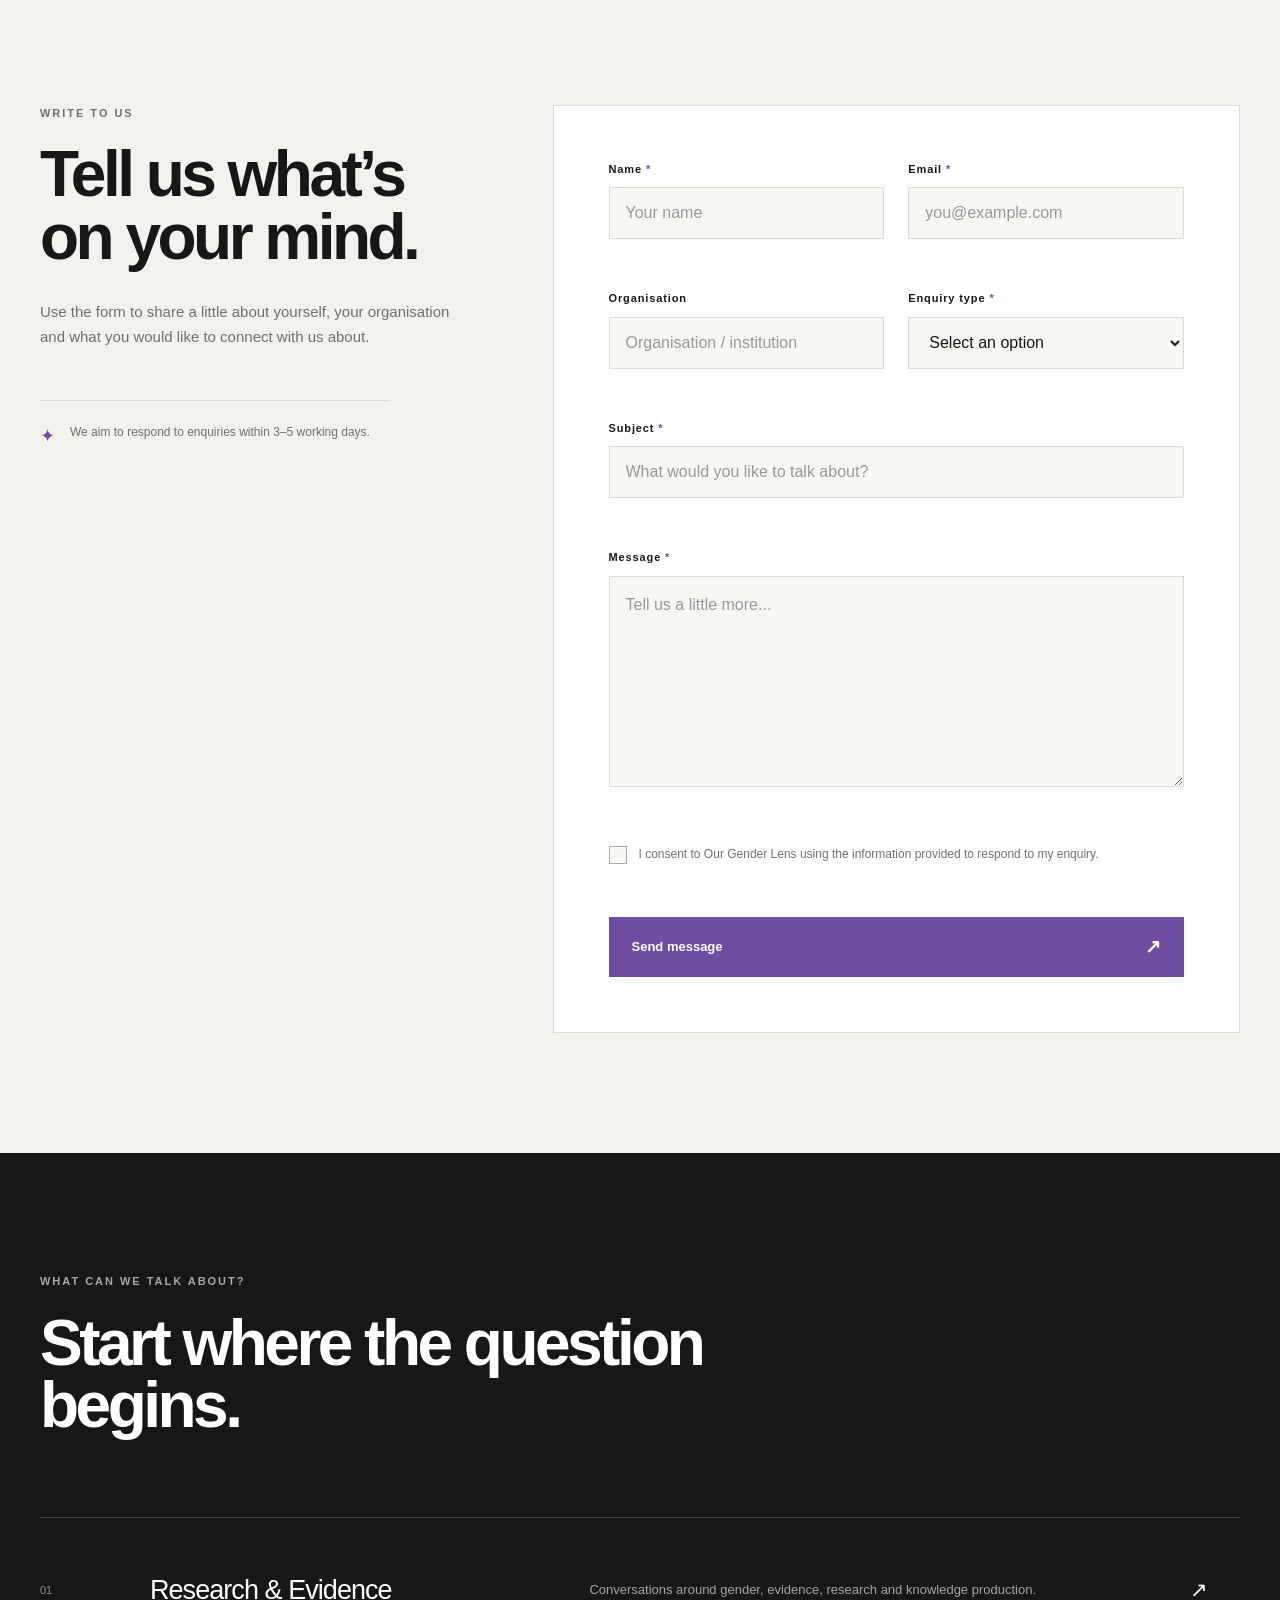
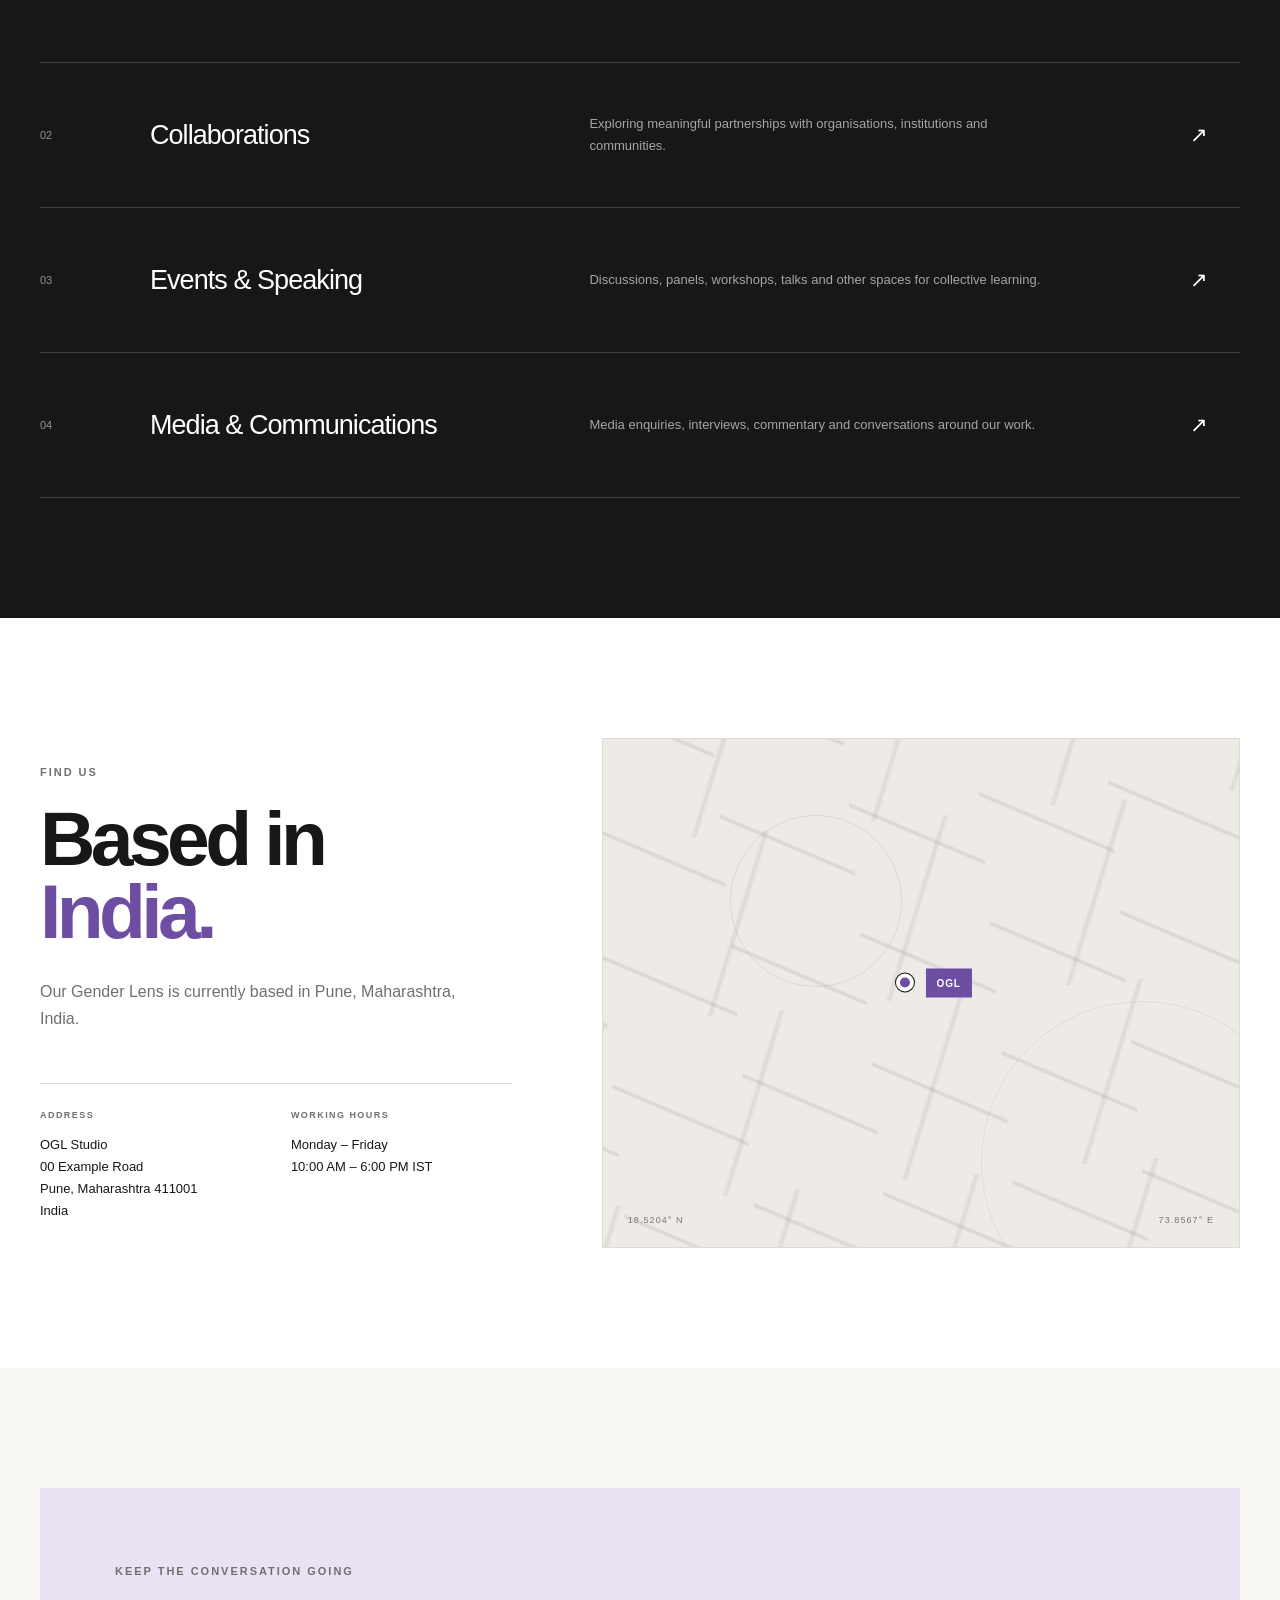
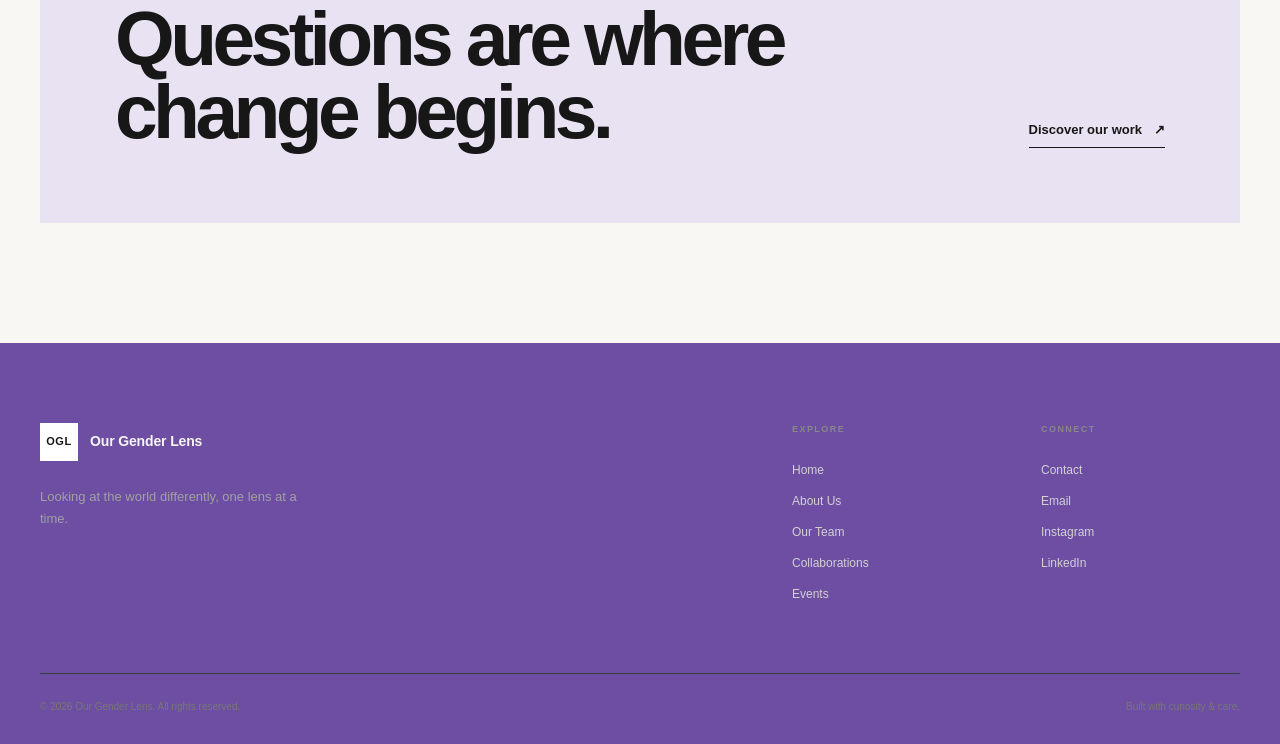
<file: contact.html>
<!DOCTYPE html>

<html lang="en">
<head>
    <meta charset="UTF-8">
    <meta name="viewport" content="width=device-width, initial-scale=1.0">

```
<meta
    name="description"
    content="Get in touch with Our Gender Lens. Connect with us for collaborations, research, events, media enquiries and conversations around gender and social justice."
>

<title>Contact | Our Gender Lens</title>

<link rel="stylesheet" href="contact.css">
```

</head>

<body>

```
<!-- =========================================================
     HEADER
========================================================== -->

<header class="site-header" id="siteHeader">

    <div class="container header-inner">

        <a href="index.html" class="brand" aria-label="Our Gender Lens Home">
            <span class="brand-mark">OGL</span>
            <span class="brand-name">Our Gender Lens</span>
        </a>

        <button
            class="menu-toggle"
            id="menuToggle"
            type="button"
            aria-label="Open navigation"
            aria-expanded="false"
            aria-controls="mainNavigation"
        >
            <span></span>
            <span></span>
        </button>

        <nav class="main-navigation" id="mainNavigation" aria-label="Main navigation">

            <a href="index.html">Home</a>
            <a href="about.html">About Us</a>
            <a href="team.html">Our Team</a>
            <a href="collaborations.html">Collaborations</a>
            <a href="events.html">Events</a>
            <a href="contact.html" class="active">Contact</a>

        </nav>

    </div>

</header>


<main>

    <!-- =====================================================
         HERO
    ====================================================== -->

    <section class="contact-hero">

        <div class="container">

            <div class="hero-grid">

                <div class="hero-copy reveal">

                    <p class="eyebrow">GET IN TOUCH</p>

                    <h1>
                        Let’s start
                        <span>a conversation.</span>
                    </h1>

                </div>

                <div class="hero-intro reveal reveal-delay-1">

                    <p>
                        Whether you want to explore a collaboration,
                        discuss research, invite us to an event, or simply
                        start a conversation, we would love to hear from you.
                    </p>

                    <a href="#contact-form" class="text-link">
                        Send us a message
                        <span aria-hidden="true">↗</span>
                    </a>

                </div>

            </div>

            <div class="hero-line reveal reveal-delay-2"></div>

        </div>

    </section>


    <!-- =====================================================
         CONTACT INFORMATION
    ====================================================== -->

    <section class="contact-information section-padding">

        <div class="container">

            <div class="section-heading reveal">

                <p class="eyebrow">CONNECT WITH OGL</p>

                <h2>
                    There are many ways
                    to reach us.
                </h2>

            </div>


            <div class="contact-info-grid">

                <article class="contact-info-card reveal">

                    <div class="card-number">01</div>

                    <div>
                        <p class="card-label">GENERAL ENQUIRIES</p>

                        <h3>Say hello</h3>

                        <a href="mailto:hello@ourgenderlens.org">
                            hello@ourgenderlens.org
                        </a>
                    </div>

                </article>


                <article class="contact-info-card reveal reveal-delay-1">

                    <div class="card-number">02</div>

                    <div>
                        <p class="card-label">COLLABORATIONS</p>

                        <h3>Work with us</h3>

                        <a href="mailto:collaborations@ourgenderlens.org">
                            collaborations@ourgenderlens.org
                        </a>
                    </div>

                </article>


                <article class="contact-info-card reveal reveal-delay-2">

                    <div class="card-number">03</div>

                    <div>
                        <p class="card-label">MEDIA & SPEAKING</p>

                        <h3>Press & events</h3>

                        <a href="mailto:media@ourgenderlens.org">
                            media@ourgenderlens.org
                        </a>
                    </div>

                </article>


                <article class="contact-info-card reveal reveal-delay-3">

                    <div class="card-number">04</div>

                    <div>
                        <p class="card-label">PHONE</p>

                        <h3>Let’s talk</h3>

                        <a href="tel:+910000000000">
                            +91 00000 00000
                        </a>
                    </div>

                </article>

            </div>

        </div>

    </section>


    <!-- =====================================================
         CONTACT FORM
    ====================================================== -->

    <section class="contact-form-section section-padding" id="contact-form">

        <div class="container">

            <div class="form-layout">

                <div class="form-intro reveal">

                    <p class="eyebrow">WRITE TO US</p>

                    <h2>
                        Tell us
                        what’s on your mind.
                    </h2>

                    <p class="form-description">
                        Use the form to share a little about yourself,
                        your organisation and what you would like to
                        connect with us about.
                    </p>

                    <div class="form-note">
                        <span class="note-symbol">✦</span>

                        <p>
                            We aim to respond to enquiries within
                            3–5 working days.
                        </p>
                    </div>

                </div>


                <div class="form-wrapper reveal reveal-delay-1">

                    <form id="contactForm" novalidate>

                        <div class="form-row">

                            <div class="form-field">

                                <label for="name">
                                    Name <span>*</span>
                                </label>

                                <input
                                    type="text"
                                    id="name"
                                    name="name"
                                    placeholder="Your name"
                                    autocomplete="name"
                                    required
                                >

                                <small class="field-error" data-error-for="name"></small>

                            </div>


                            <div class="form-field">

                                <label for="email">
                                    Email <span>*</span>
                                </label>

                                <input
                                    type="email"
                                    id="email"
                                    name="email"
                                    placeholder="you@example.com"
                                    autocomplete="email"
                                    required
                                >

                                <small class="field-error" data-error-for="email"></small>

                            </div>

                        </div>


                        <div class="form-row">

                            <div class="form-field">

                                <label for="organisation">
                                    Organisation
                                </label>

                                <input
                                    type="text"
                                    id="organisation"
                                    name="organisation"
                                    placeholder="Organisation / institution"
                                    autocomplete="organization"
                                >

                            </div>


                            <div class="form-field">

                                <label for="enquiry">
                                    Enquiry type <span>*</span>
                                </label>

                                <select id="enquiry" name="enquiry" required>

                                    <option value="">
                                        Select an option
                                    </option>

                                    <option value="general">
                                        General enquiry
                                    </option>

                                    <option value="collaboration">
                                        Collaboration
                                    </option>

                                    <option value="research">
                                        Research
                                    </option>

                                    <option value="events">
                                        Events / speaking
                                    </option>

                                    <option value="media">
                                        Media
                                    </option>

                                    <option value="other">
                                        Other
                                    </option>

                                </select>

                                <small class="field-error" data-error-for="enquiry"></small>

                            </div>

                        </div>


                        <div class="form-field">

                            <label for="subject">
                                Subject <span>*</span>
                            </label>

                            <input
                                type="text"
                                id="subject"
                                name="subject"
                                placeholder="What would you like to talk about?"
                                required
                            >

                            <small class="field-error" data-error-for="subject"></small>

                        </div>


                        <div class="form-field">

                            <label for="message">
                                Message <span>*</span>
                            </label>

                            <textarea
                                id="message"
                                name="message"
                                rows="7"
                                placeholder="Tell us a little more..."
                                required
                            ></textarea>

                            <small class="field-error" data-error-for="message"></small>

                        </div>


                        <div class="consent-field">

                            <label class="checkbox-label">

                                <input
                                    type="checkbox"
                                    id="consent"
                                    name="consent"
                                    required
                                >

                                <span class="custom-checkbox"></span>

                                <span class="checkbox-text">
                                    I consent to Our Gender Lens using
                                    the information provided to respond
                                    to my enquiry.
                                </span>

                            </label>

                            <small class="field-error" data-error-for="consent"></small>

                        </div>


                        <button
                            type="submit"
                            class="submit-button"
                        >

                            <span>Send message</span>

                            <span class="button-arrow" aria-hidden="true">
                                ↗
                            </span>

                        </button>


                        <div
                            class="form-success"
                            id="formSuccess"
                            role="status"
                            aria-live="polite"
                        >

                            <div class="success-icon">✓</div>

                            <div>
                                <strong>Thank you for reaching out.</strong>

                                <p>
                                    Your message has been recorded as a
                                    demonstration of the contact form.
                                    We’ll be in touch soon.
                                </p>
                            </div>

                        </div>

                    </form>

                </div>

            </div>

        </div>

    </section>


    <!-- =====================================================
         CONVERSATION AREAS
    ====================================================== -->

    <section class="conversation-section section-padding">

        <div class="container">

            <div class="conversation-header reveal">

                <p class="eyebrow">WHAT CAN WE TALK ABOUT?</p>

                <h2>
                    Start where
                    the question begins.
                </h2>

            </div>


            <div class="conversation-list">

                <div class="conversation-item reveal">

                    <span class="conversation-number">01</span>

                    <div class="conversation-content">
                        <h3>Research & Evidence</h3>

                        <p>
                            Conversations around gender, evidence,
                            research and knowledge production.
                        </p>
                    </div>

                    <span class="conversation-arrow">↗</span>

                </div>


                <div class="conversation-item reveal">

                    <span class="conversation-number">02</span>

                    <div class="conversation-content">
                        <h3>Collaborations</h3>

                        <p>
                            Exploring meaningful partnerships with
                            organisations, institutions and communities.
                        </p>
                    </div>

                    <span class="conversation-arrow">↗</span>

                </div>


                <div class="conversation-item reveal">

                    <span class="conversation-number">03</span>

                    <div class="conversation-content">
                        <h3>Events & Speaking</h3>

                        <p>
                            Discussions, panels, workshops, talks and
                            other spaces for collective learning.
                        </p>
                    </div>

                    <span class="conversation-arrow">↗</span>

                </div>


                <div class="conversation-item reveal">

                    <span class="conversation-number">04</span>

                    <div class="conversation-content">
                        <h3>Media & Communications</h3>

                        <p>
                            Media enquiries, interviews, commentary and
                            conversations around our work.
                        </p>
                    </div>

                    <span class="conversation-arrow">↗</span>

                </div>

            </div>

        </div>

    </section>


    <!-- =====================================================
         LOCATION
    ====================================================== -->

    <section class="location-section section-padding">

        <div class="container">

            <div class="location-grid">

                <div class="location-copy reveal">

                    <p class="eyebrow">FIND US</p>

                    <h2>
                        Based in
                        <span>India.</span>
                    </h2>

                    <p>
                        Our Gender Lens is currently based in
                        Pune, Maharashtra, India.
                    </p>

                    <div class="location-details">

                        <div>
                            <span>ADDRESS</span>

                            <p>
                                OGL Studio<br>
                                00 Example Road<br>
                                Pune, Maharashtra 411001<br>
                                India
                            </p>
                        </div>


                        <div>
                            <span>WORKING HOURS</span>

                            <p>
                                Monday – Friday<br>
                                10:00 AM – 6:00 PM IST
                            </p>
                        </div>

                    </div>

                </div>


                <div class="map-placeholder reveal reveal-delay-1">

                    <div class="map-grid"></div>

                    <div class="map-pin">

                        <span class="pin-dot"></span>

                        <span class="pin-label">
                            OGL
                        </span>

                    </div>

                    <div class="map-caption">
                        <span>18.5204° N</span>
                        <span>73.8567° E</span>
                    </div>

                </div>

            </div>

        </div>

    </section>


    <!-- =====================================================
         FINAL CTA
    ====================================================== -->

    <section class="contact-cta section-padding">

        <div class="container">

            <div class="cta-box reveal">

                <div>

                    <p class="eyebrow">KEEP THE CONVERSATION GOING</p>

                    <h2>
                        Questions are
                        where change begins.
                    </h2>

                </div>

                <a href="about.html" class="cta-link">
                    Discover our work
                    <span aria-hidden="true">↗</span>
                </a>

            </div>

        </div>

    </section>

</main>


<!-- =========================================================
     FOOTER
========================================================== -->

<footer class="site-footer">

    <div class="container">

        <div class="footer-top">

            <div class="footer-brand">

                <a href="index.html" class="brand footer-logo">

                    <span class="brand-mark">OGL</span>

                    <span class="brand-name">
                        Our Gender Lens
                    </span>

                </a>

                <p>
                    Looking at the world differently,
                    one lens at a time.
                </p>

            </div>


            <div class="footer-navigation">

                <div class="footer-column">

                    <span class="footer-heading">
                        EXPLORE
                    </span>

                    <a href="index.html">Home</a>
                    <a href="about.html">About Us</a>
                    <a href="team.html">Our Team</a>
                    <a href="collaborations.html">Collaborations</a>
                    <a href="events.html">Events</a>

                </div>


                <div class="footer-column">

                    <span class="footer-heading">
                        CONNECT
                    </span>

                    <a href="contact.html">Contact</a>

                    <a href="mailto:hello@ourgenderlens.org">
                        Email
                    </a>

                    <a href="#" aria-label="Instagram">
                        Instagram
                    </a>

                    <a href="#" aria-label="LinkedIn">
                        LinkedIn
                    </a>

                </div>

            </div>

        </div>


        <div class="footer-bottom">

            <p>
                © <span id="currentYear"></span>
                Our Gender Lens. All rights reserved.
            </p>

            <p>
                Built with curiosity & care.
            </p>

        </div>

    </div>

</footer>


<script src="contact.js"></script>


</body>
</html>
</file>
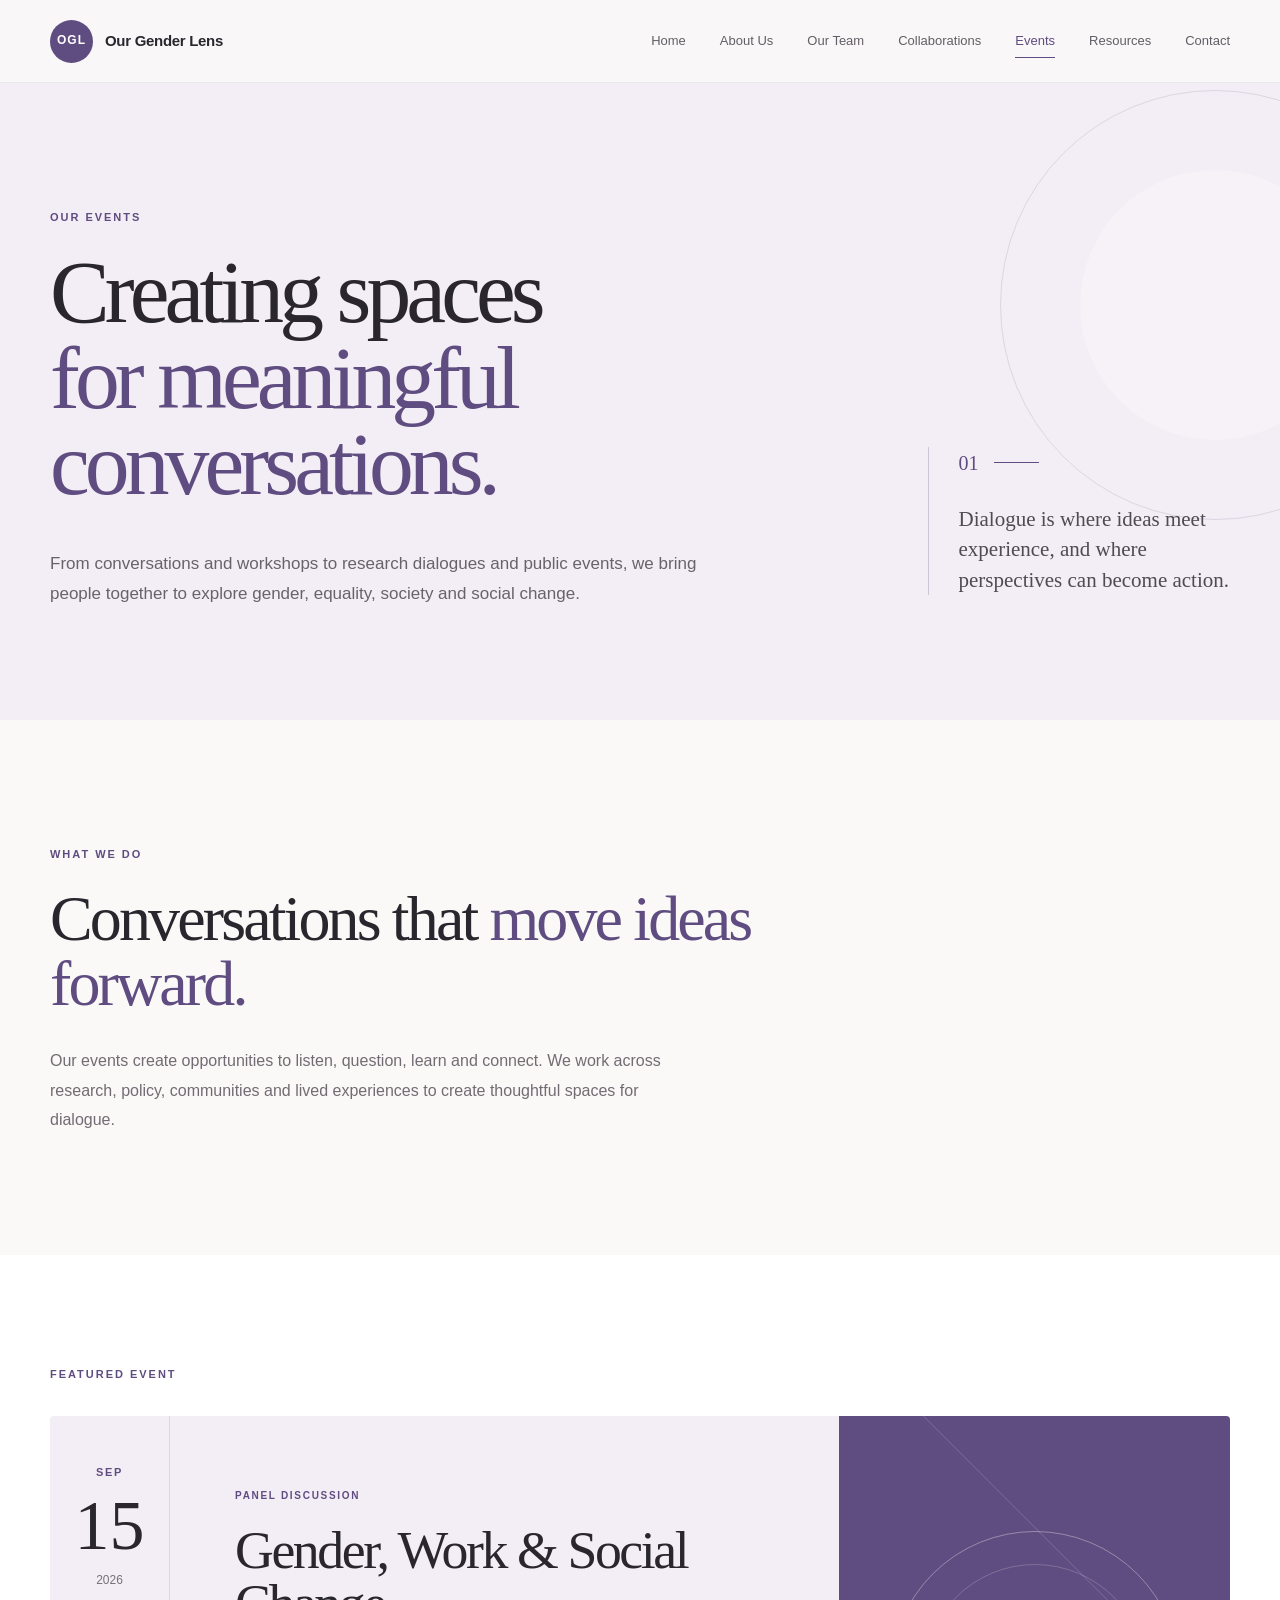
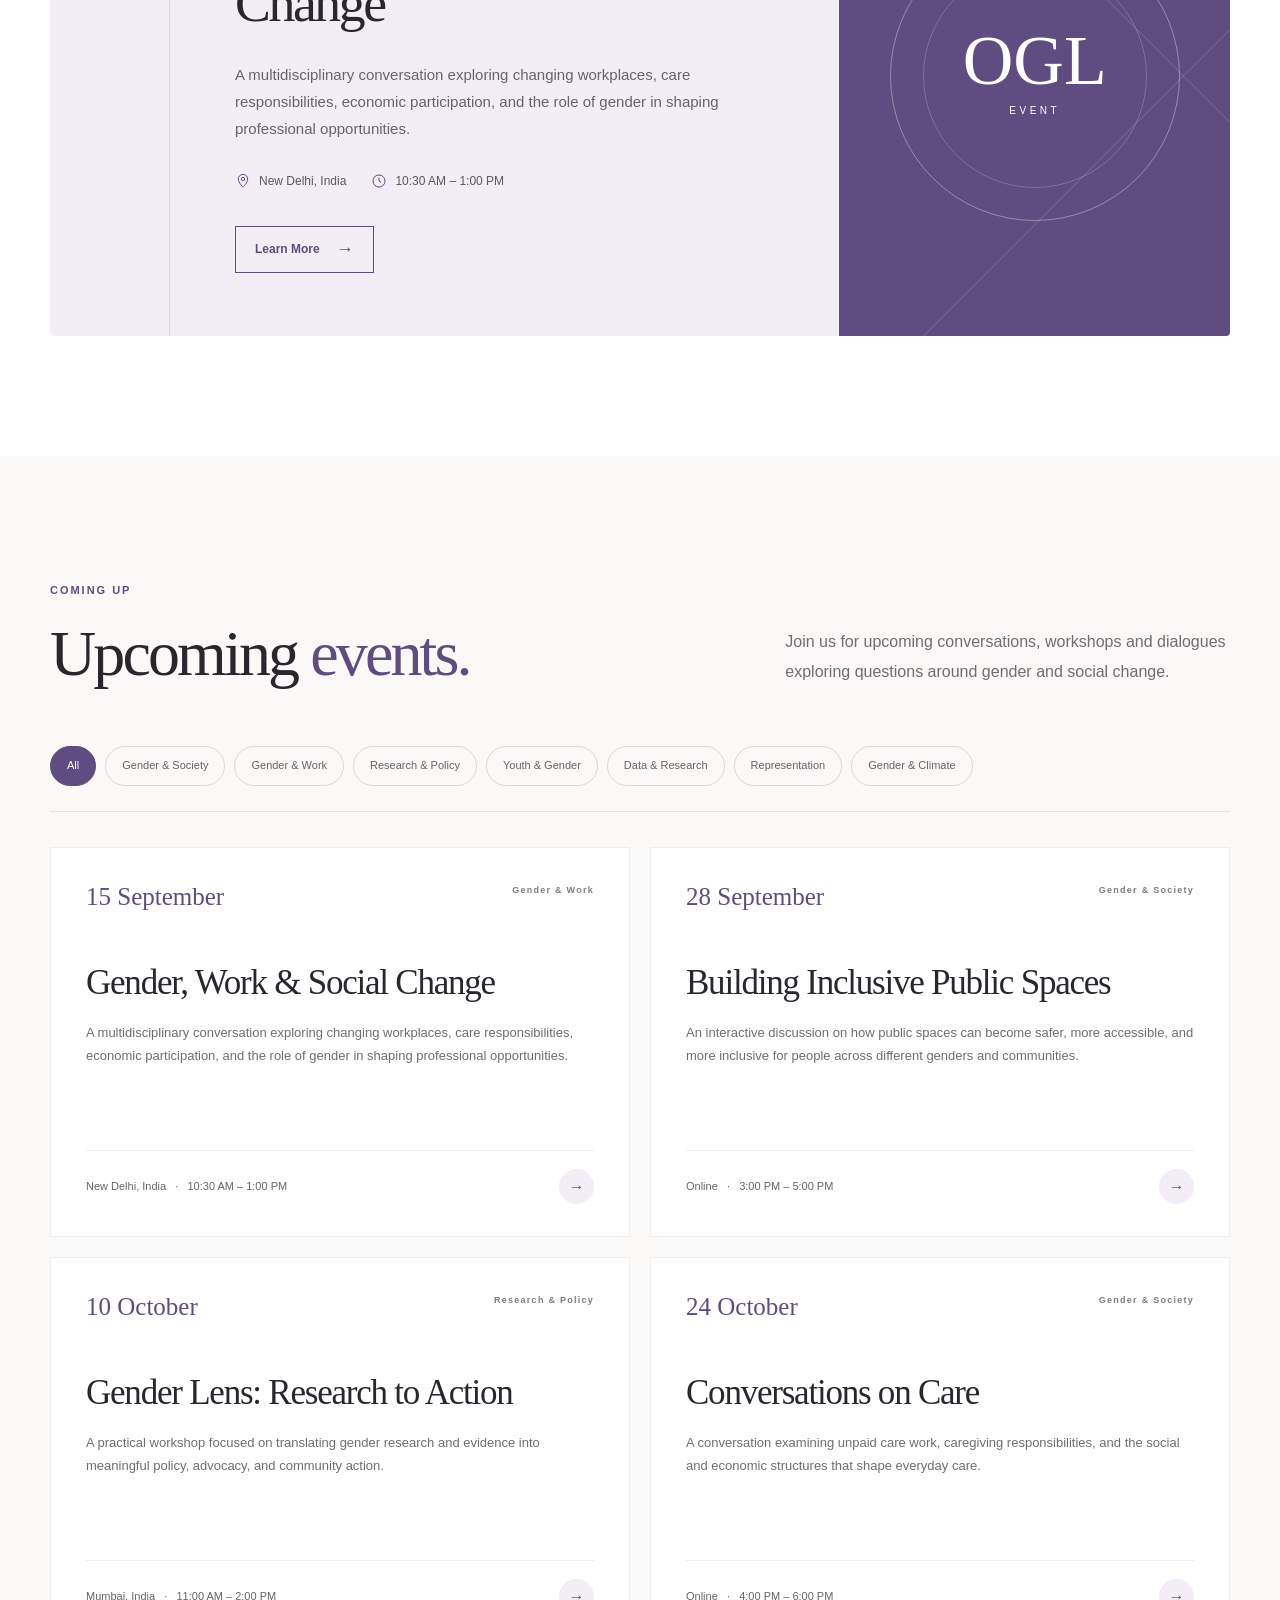
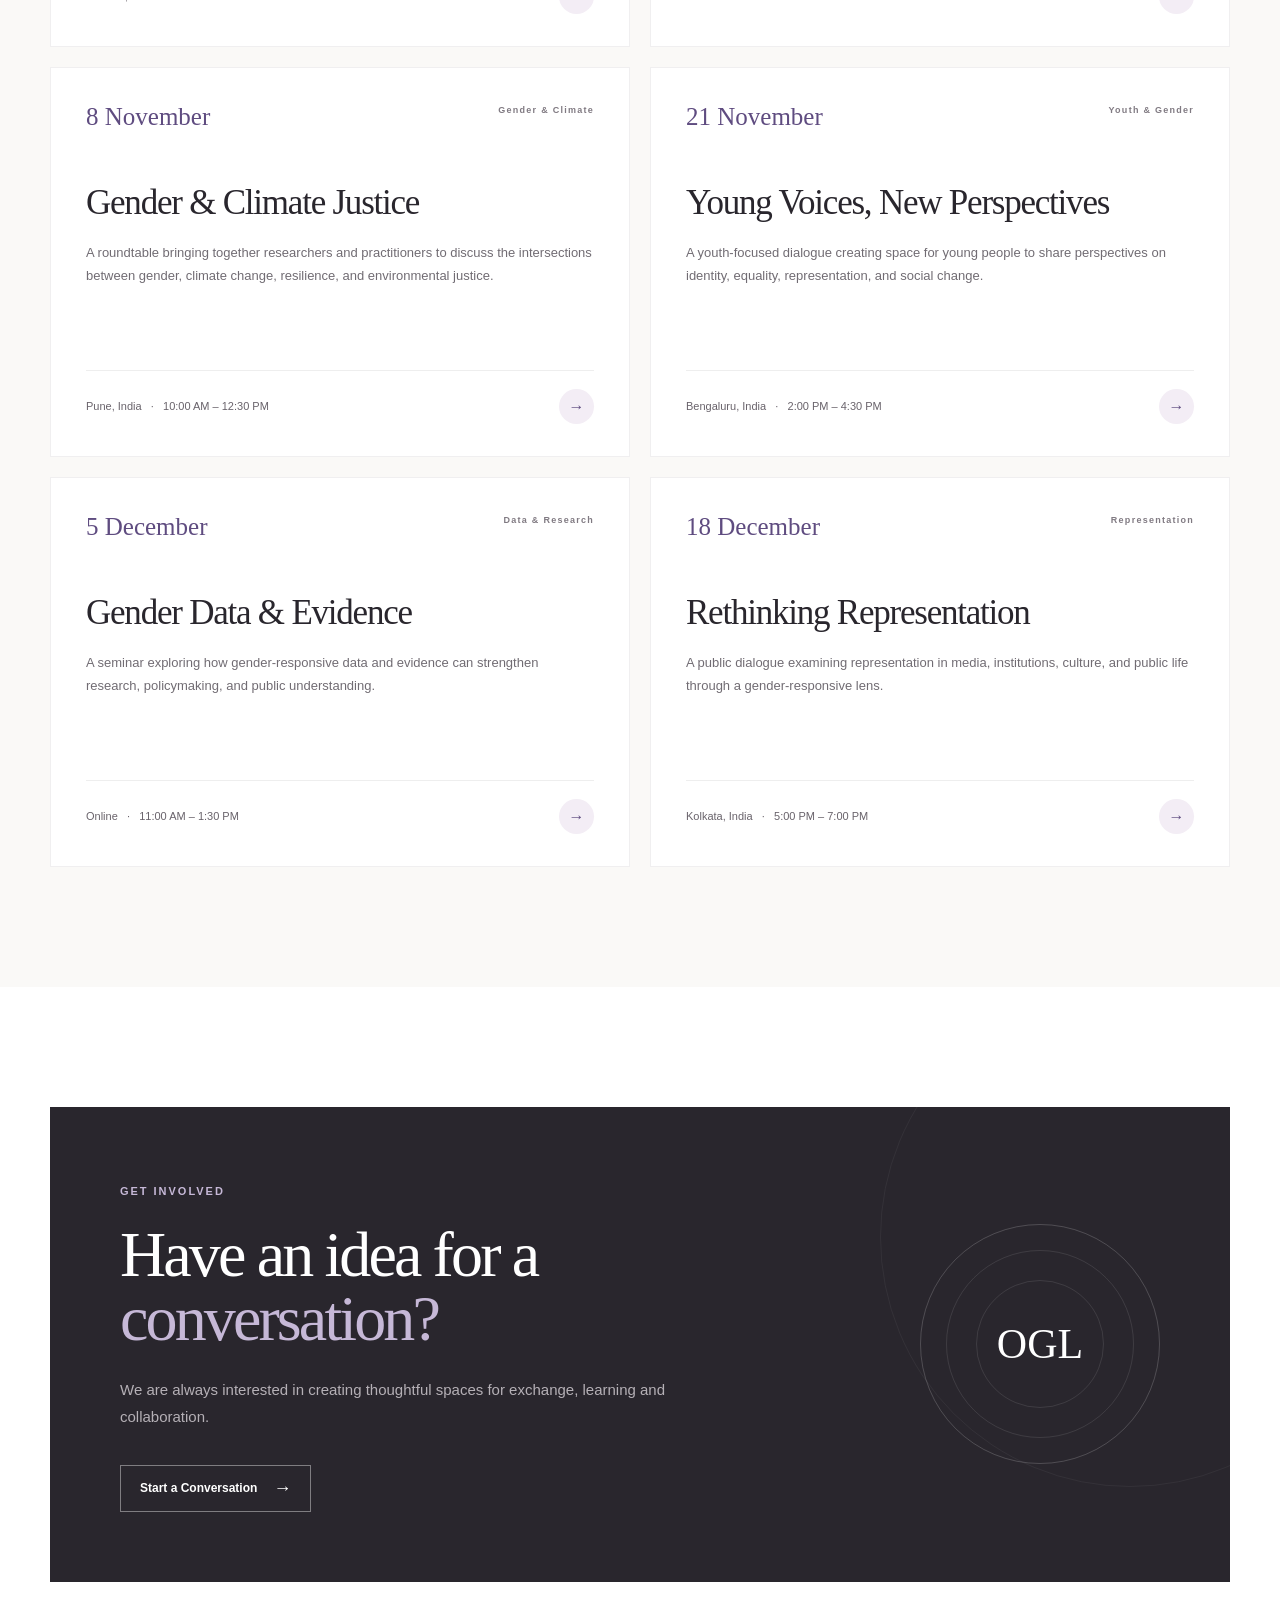
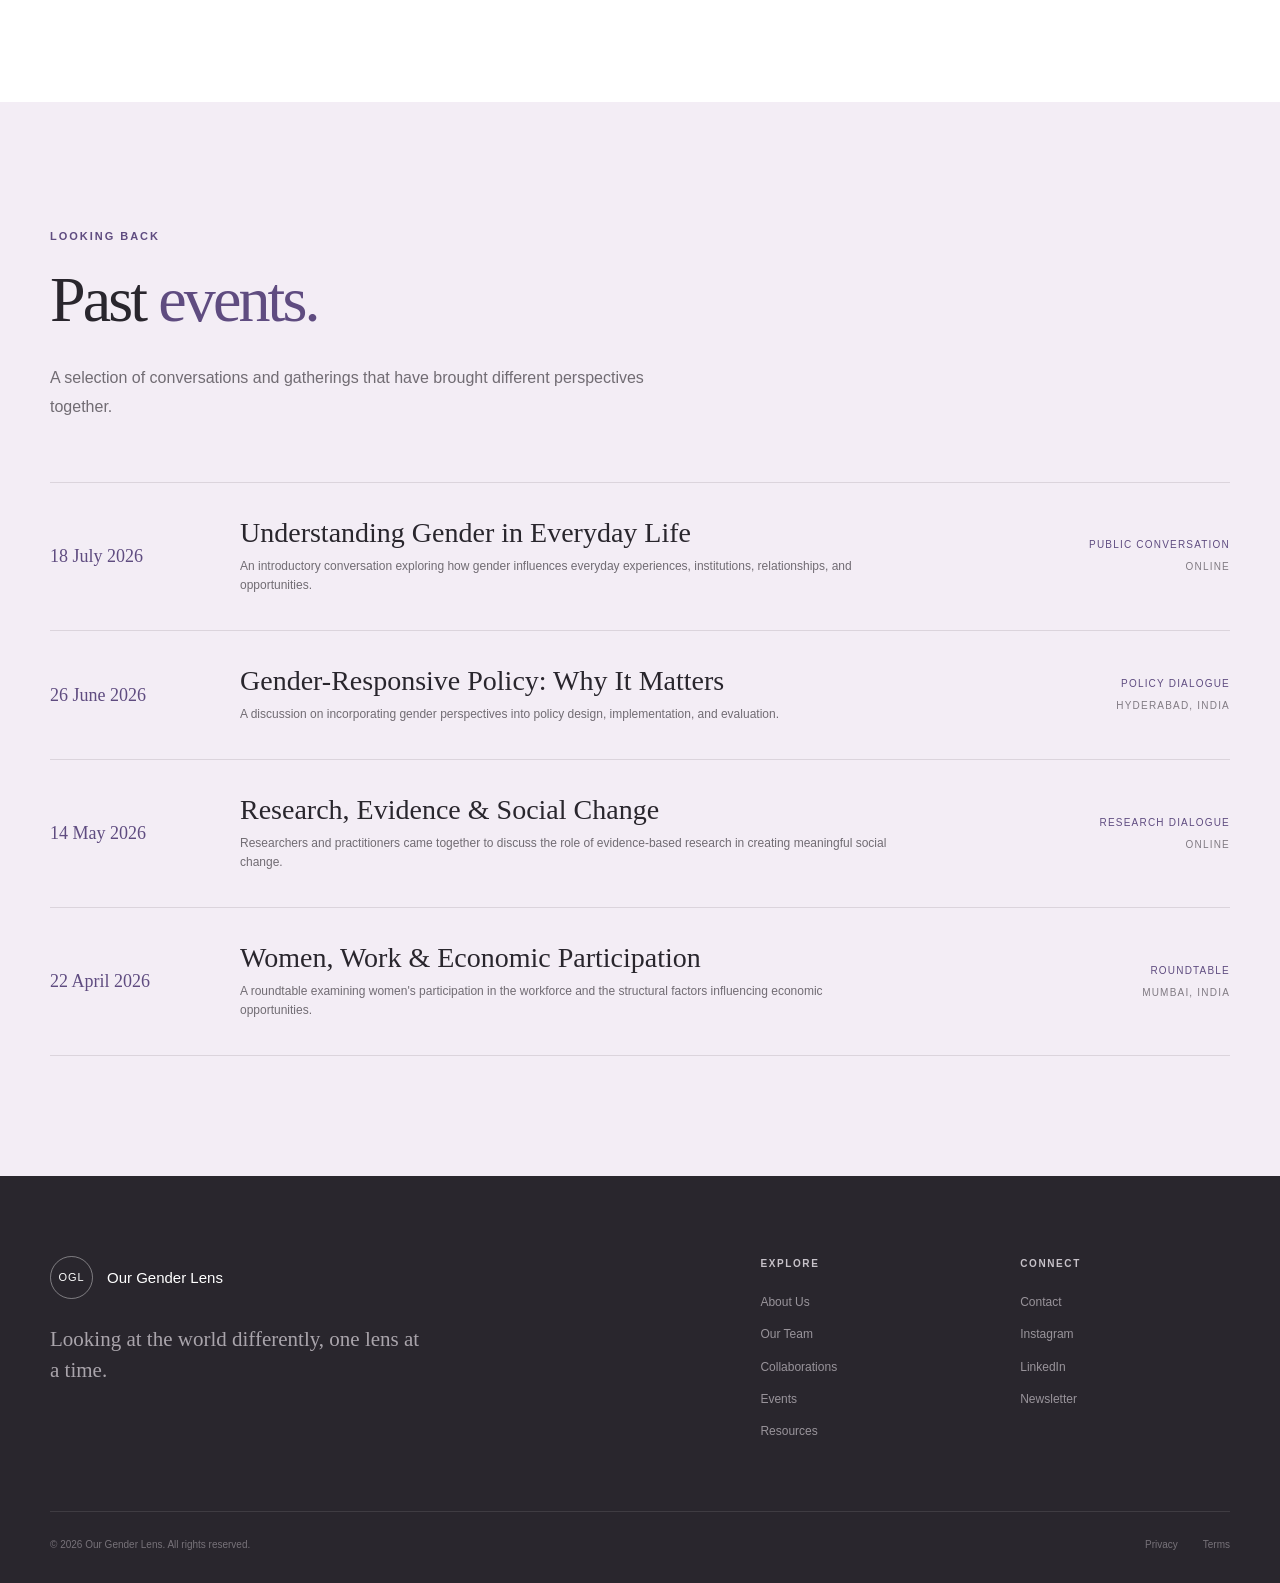
<file: events.html>
<!DOCTYPE html>
<html lang="en">
<head>
    <meta charset="UTF-8">
    <meta name="viewport" content="width=device-width, initial-scale=1.0">

    <title>Events | Our Gender Lens</title>
    <meta
        name="description"
        content="Explore upcoming and past events, conversations, workshops and dialogues by Our Gender Lens."
    >

    <link rel="stylesheet" href="events.css">
</head>

<body>

    <!-- =========================
         HEADER
    ========================== -->
    <header class="site-header" id="siteHeader">

        <div class="container nav-container">

            <a href="index.html" class="logo" aria-label="Our Gender Lens Home">
                <span class="logo-mark">OGL</span>
                <span class="logo-text">Our Gender Lens</span>
            </a>

            <button
                class="menu-toggle"
                id="menuToggle"
                aria-label="Toggle navigation"
                aria-expanded="false"
                aria-controls="mainNav"
            >
                <span></span>
                <span></span>
                <span></span>
            </button>

            <nav class="main-nav" id="mainNav">
                <a href="index.html">Home</a>
                <a href="about.html">About Us</a>
                <a href="team.html">Our Team</a>
                <a href="collaborations.html">Collaborations</a>
                <a href="events.html" class="active">Events</a>
                <a href="resources.html">Resources</a>
                <a href="contact.html">Contact</a>
            </nav>

        </div>
    </header>


    <main>

        <!-- =========================
             HERO
        ========================== -->
        <section class="events-hero">

            <div class="hero-decoration hero-decoration-one"></div>
            <div class="hero-decoration hero-decoration-two"></div>

            <div class="container hero-inner">

                <div class="hero-content reveal">

                    <span class="eyebrow">OUR EVENTS</span>

                    <h1>
                        Creating spaces
                        <span>for meaningful conversations.</span>
                    </h1>

                    <p>
                        From conversations and workshops to research dialogues
                        and public events, we bring people together to explore
                        gender, equality, society and social change.
                    </p>

                </div>

                <div class="hero-side reveal delay-1">

                    <div class="hero-number">
                        <span>01</span>
                        <div></div>
                    </div>

                    <p>
                        Dialogue is where ideas meet experience,
                        and where perspectives can become action.
                    </p>

                </div>

            </div>

        </section>


        <!-- =========================
             INTRO
        ========================== -->
        <section class="events-intro section">

            <div class="container">

                <div class="section-heading reveal">

                    <span class="eyebrow">WHAT WE DO</span>

                    <h2>
                        Conversations that
                        <em>move ideas forward.</em>
                    </h2>

                    <p>
                        Our events create opportunities to listen, question,
                        learn and connect. We work across research, policy,
                        communities and lived experiences to create thoughtful
                        spaces for dialogue.
                    </p>

                </div>

            </div>

        </section>


        <!-- =========================
             FEATURED EVENT
        ========================== -->
        <section class="featured-section section">

            <div class="container">

                <div class="section-label reveal">
                    <span>FEATURED EVENT</span>
                </div>

                <article class="featured-event reveal">

                    <div class="featured-date">

                        <span class="date-label">SEP</span>
                        <strong>15</strong>
                        <span class="date-year">2026</span>

                    </div>

                    <div class="featured-content">

                        <span class="event-type">
                            PANEL DISCUSSION
                        </span>

                        <h2>
                            Gender, Work &amp;
                            Social Change
                        </h2>

                        <p>
                            A multidisciplinary conversation exploring
                            changing workplaces, care responsibilities,
                            economic participation, and the role of gender
                            in shaping professional opportunities.
                        </p>

                        <div class="event-meta">

                            <span>
                                <svg viewBox="0 0 24 24" aria-hidden="true">
                                    <path d="M12 21s7-6.1 7-12A7 7 0 0 0 5 9c0 5.9 7 12 7 12Z"></path>
                                    <circle cx="12" cy="9" r="2.5"></circle>
                                </svg>
                                New Delhi, India
                            </span>

                            <span>
                                <svg viewBox="0 0 24 24" aria-hidden="true">
                                    <circle cx="12" cy="12" r="9"></circle>
                                    <path d="M12 7v5l3 2"></path>
                                </svg>
                                10:30 AM – 1:00 PM
                            </span>

                        </div>

                        <a href="#contact" class="event-button">
                            Learn More
                            <span>→</span>
                        </a>

                    </div>

                    <div class="featured-visual">

                        <div class="visual-circle"></div>

                        <div class="visual-text">
                            <span>OGL</span>
                            <strong>EVENT</strong>
                        </div>

                        <div class="visual-line line-one"></div>
                        <div class="visual-line line-two"></div>

                    </div>

                </article>

            </div>

        </section>


        <!-- =========================
             UPCOMING EVENTS
        ========================== -->
        <section class="upcoming-section section">

            <div class="container">

                <div class="section-heading split-heading reveal">

                    <div>
                        <span class="eyebrow">COMING UP</span>

                        <h2>
                            Upcoming
                            <em>events.</em>
                        </h2>
                    </div>

                    <p>
                        Join us for upcoming conversations, workshops and
                        dialogues exploring questions around gender and
                        social change.
                    </p>

                </div>


                <!-- FILTERS -->
                <div class="event-filters reveal" id="eventFilters">

                    <button class="filter-button active" data-filter="all">
                        All
                    </button>

                    <button class="filter-button" data-filter="Gender & Society">
                        Gender &amp; Society
                    </button>

                    <button class="filter-button" data-filter="Gender & Work">
                        Gender &amp; Work
                    </button>

                    <button class="filter-button" data-filter="Research & Policy">
                        Research &amp; Policy
                    </button>

                    <button class="filter-button" data-filter="Youth & Gender">
                        Youth &amp; Gender
                    </button>

                    <button class="filter-button" data-filter="Data & Research">
                        Data &amp; Research
                    </button>

                    <button class="filter-button" data-filter="Representation">
                        Representation
                    </button>

                    <button class="filter-button" data-filter="Gender & Climate">
                        Gender &amp; Climate
                    </button>

                </div>


                <!-- EVENT GRID -->
                <div class="events-grid" id="upcomingEvents">
                    <!-- Events generated by JS -->
                </div>

            </div>

        </section>


        <!-- =========================
             EVENT CTA
        ========================== -->
        <section class="event-cta section" id="contact">

            <div class="container">

                <div class="cta-box reveal">

                    <div class="cta-decoration"></div>

                    <div class="cta-content">

                        <span class="eyebrow">GET INVOLVED</span>

                        <h2>
                            Have an idea for a
                            <em>conversation?</em>
                        </h2>

                        <p>
                            We are always interested in creating thoughtful
                            spaces for exchange, learning and collaboration.
                        </p>

                        <a href="contact.html" class="cta-button">
                            Start a Conversation
                            <span>→</span>
                        </a>

                    </div>

                    <div class="cta-mark">
                        <span>OGL</span>
                    </div>

                </div>

            </div>

        </section>


        <!-- =========================
             PAST EVENTS
        ========================== -->
        <section class="past-events section">

            <div class="container">

                <div class="section-heading reveal">

                    <span class="eyebrow">LOOKING BACK</span>

                    <h2>
                        Past
                        <em>events.</em>
                    </h2>

                    <p>
                        A selection of conversations and gatherings that
                        have brought different perspectives together.
                    </p>

                </div>


                <div class="past-events-list" id="pastEvents">
                    <!-- Past events generated by JS -->
                </div>

            </div>

        </section>

    </main>


    <!-- =========================
         FOOTER
    ========================== -->
    <footer class="site-footer">

        <div class="container">

            <div class="footer-main">

                <div class="footer-brand">

                    <a href="index.html" class="footer-logo">
                        <span>OGL</span>
                        <strong>Our Gender Lens</strong>
                    </a>

                    <p>
                        Looking at the world differently,
                        one lens at a time.
                    </p>

                </div>


                <div class="footer-links">

                    <div class="footer-column">

                        <h3>Explore</h3>

                        <a href="about.html">About Us</a>
                        <a href="team.html">Our Team</a>
                        <a href="collaborations.html">Collaborations</a>
                        <a href="events.html">Events</a>
                        <a href="resources.html">Resources</a>

                    </div>


                    <div class="footer-column">

                        <h3>Connect</h3>

                        <a href="contact.html">Contact</a>
                        <a href="#">Instagram</a>
                        <a href="#">LinkedIn</a>
                        <a href="#">Newsletter</a>

                    </div>

                </div>

            </div>


            <div class="footer-bottom">

                <span>
                    © 2026 Our Gender Lens. All rights reserved.
                </span>

                <div class="footer-bottom-links">
                    <a href="#">Privacy</a>
                    <a href="#">Terms</a>
                </div>

            </div>

        </div>

    </footer>


    <script src="events.js"></script>

</body>
</html>
</file>
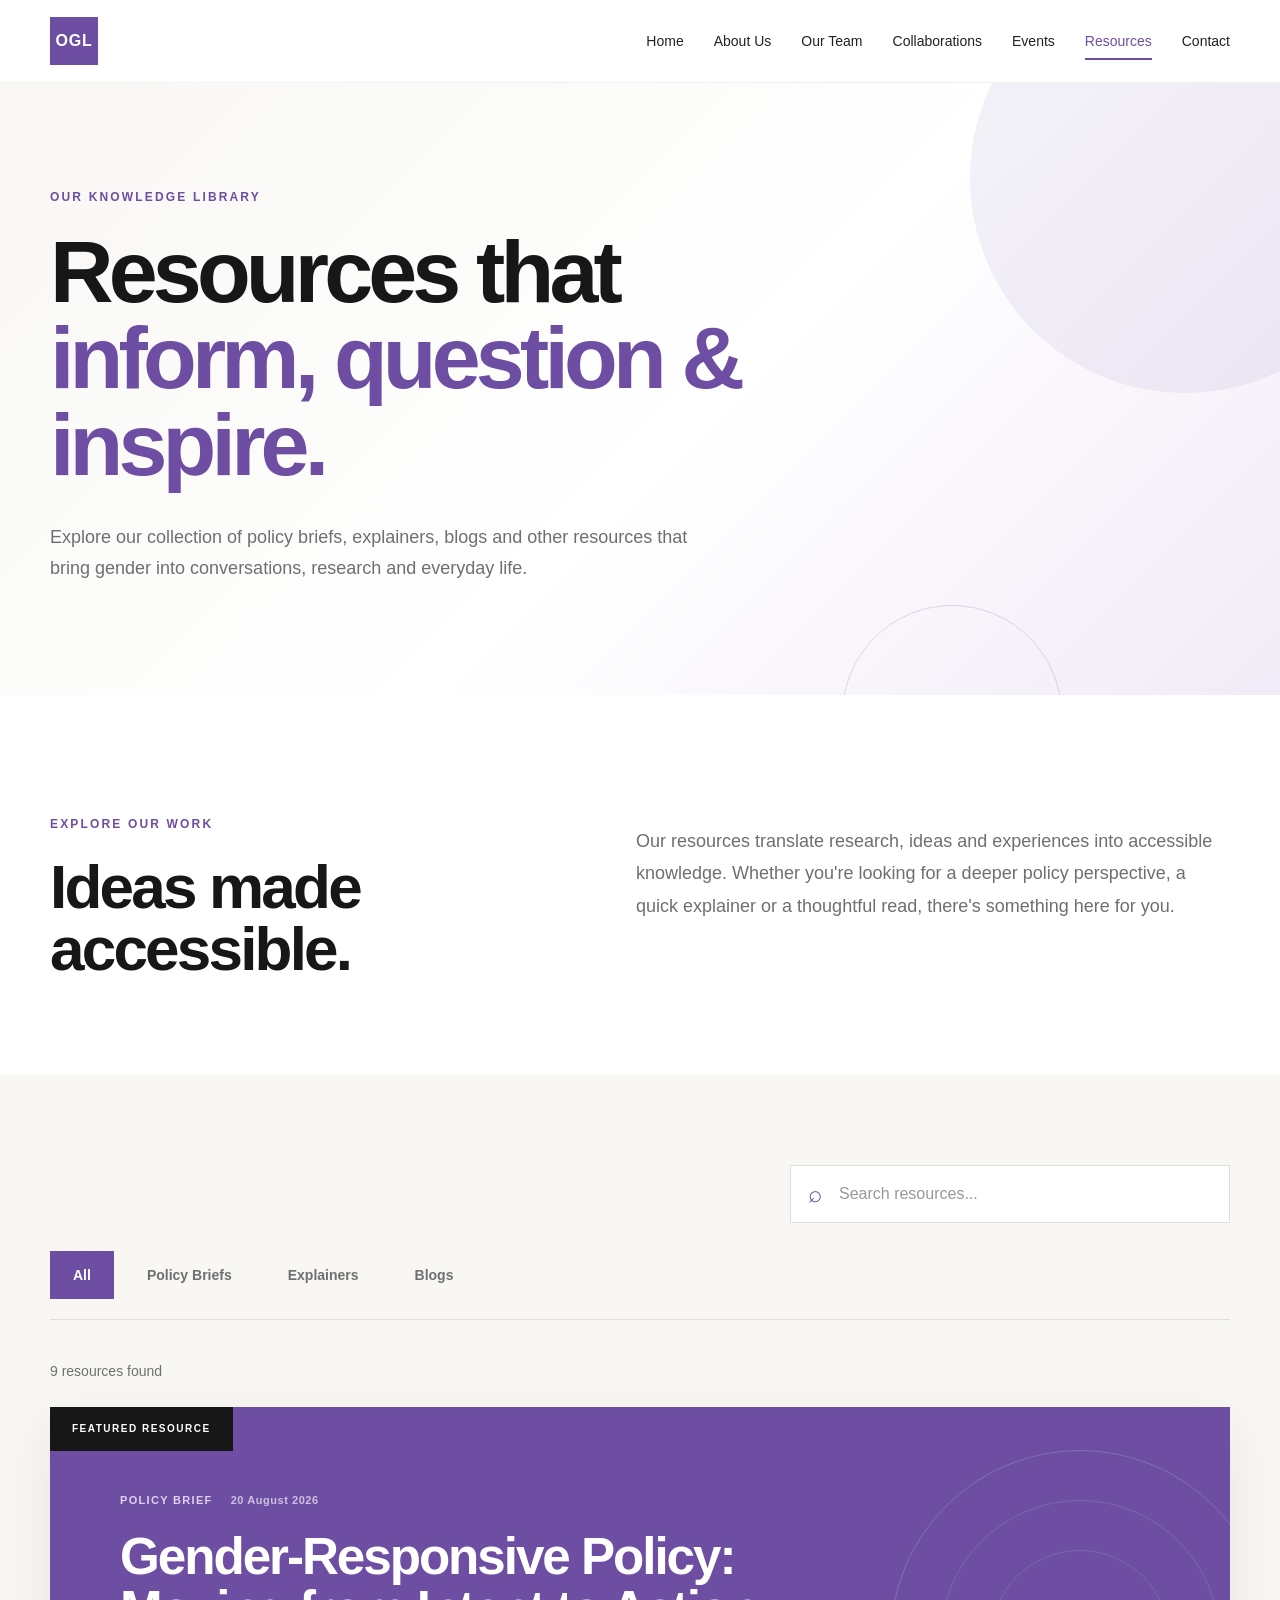
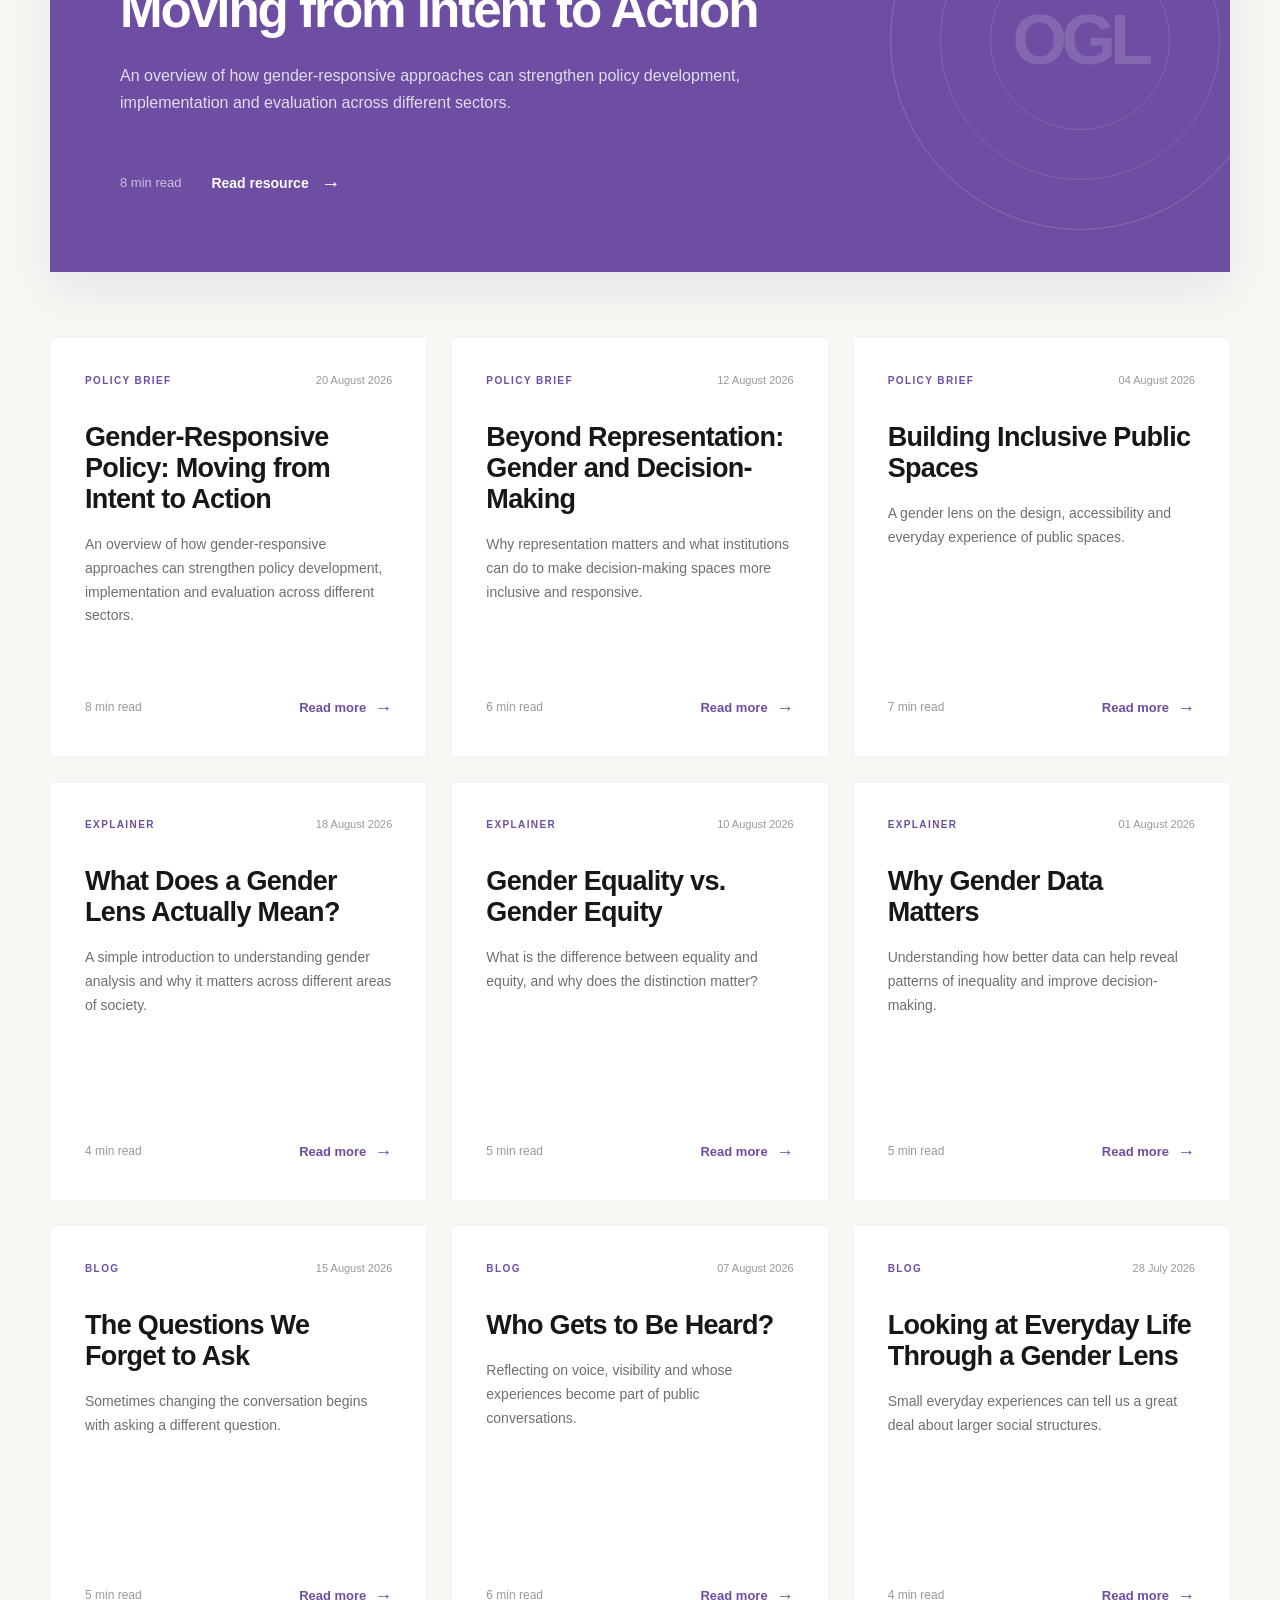
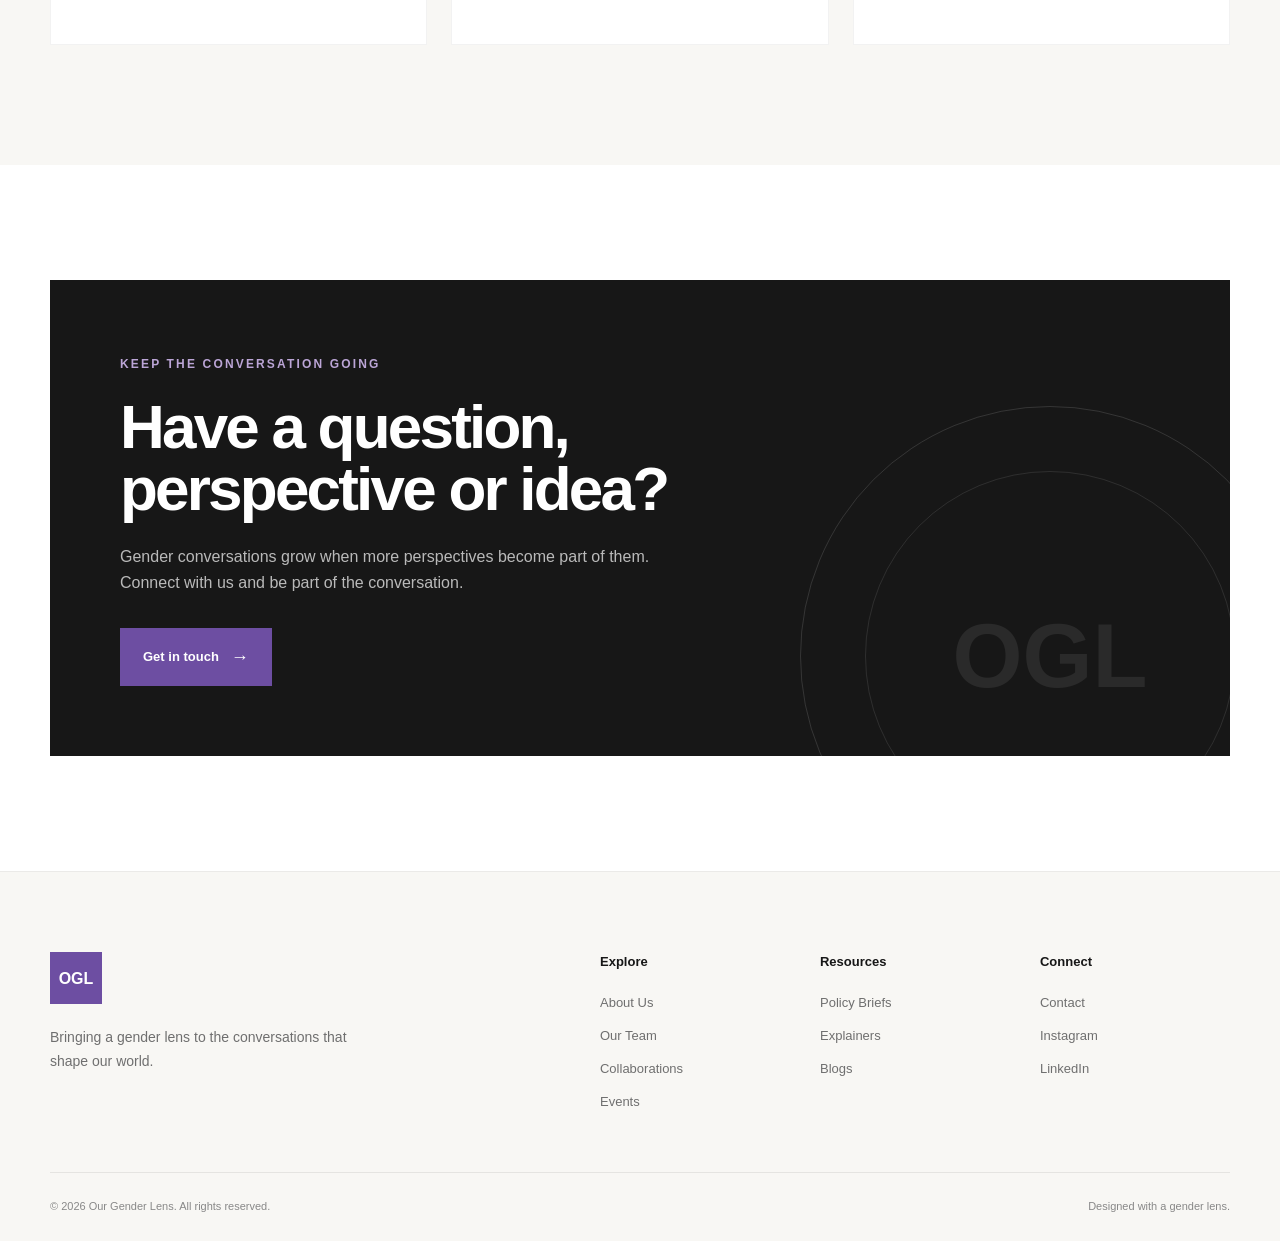
<file: resources.html>
<!DOCTYPE html>
<html lang="en">
<head>
    <meta charset="UTF-8">
    <meta name="viewport" content="width=device-width, initial-scale=1.0">

    <meta
        name="description"
        content="Explore Our Gender Lens resources including policy briefs, explainers, blogs, research and perspectives on gender."
    >

    <title>Resources | Our Gender Lens</title>

    <link rel="stylesheet" href="resources.css">
</head>

<body>

    <!-- ================= HEADER ================= -->

    <header class="site-header" id="siteHeader">

        <div class="header-container">

            <a href="index.html" class="logo" aria-label="Our Gender Lens Home">
                <span>OGL</span>
            </a>

            <nav class="desktop-nav" aria-label="Main navigation">

                <a href="index.html">Home</a>
                <a href="about.html">About Us</a>
                <a href="team.html">Our Team</a>
                <a href="collaborations.html">Collaborations</a>
                <a href="events.html">Events</a>
                <a href="resources.html" class="active">Resources</a>
                <a href="contact.html">Contact</a>

            </nav>

            <button
                class="menu-toggle"
                id="menuToggle"
                aria-label="Open navigation menu"
                aria-expanded="false"
            >
                <span></span>
                <span></span>
                <span></span>
            </button>

        </div>

        <!-- Mobile Navigation -->

        <nav class="mobile-nav" id="mobileNav" aria-label="Mobile navigation">

            <a href="index.html">Home</a>
            <a href="about.html">About Us</a>
            <a href="team.html">Our Team</a>
            <a href="collaborations.html">Collaborations</a>
            <a href="events.html">Events</a>
            <a href="resources.html" class="active">Resources</a>
            <a href="contact.html">Contact</a>

        </nav>

    </header>


    <main>

        <!-- ================= HERO ================= -->

        <section class="resources-hero">

            <div class="hero-background-shape shape-one"></div>
            <div class="hero-background-shape shape-two"></div>

            <div class="container">

                <div class="hero-content reveal">

                    <span class="eyebrow">OUR KNOWLEDGE LIBRARY</span>

                    <h1>
                        Resources that
                        <span>inform, question &amp; inspire.</span>
                    </h1>

                    <p>
                        Explore our collection of policy briefs, explainers,
                        blogs and other resources that bring gender into
                        conversations, research and everyday life.
                    </p>

                </div>

            </div>

        </section>


        <!-- ================= INTRO ================= -->

        <section class="resources-intro">

            <div class="container">

                <div class="intro-grid">

                    <div class="section-heading reveal">

                        <span class="eyebrow">EXPLORE OUR WORK</span>

                        <h2>
                            Ideas made accessible.
                        </h2>

                    </div>

                    <div class="intro-text reveal">

                        <p>
                            Our resources translate research, ideas and
                            experiences into accessible knowledge. Whether
                            you're looking for a deeper policy perspective,
                            a quick explainer or a thoughtful read, there's
                            something here for you.
                        </p>

                    </div>

                </div>

            </div>

        </section>


        <!-- ================= RESOURCE LIBRARY ================= -->

        <section class="resource-library" id="resourceLibrary">

            <div class="container">

                <!-- Search -->

                <div class="resource-tools reveal">

                    <div class="search-wrapper">

                        <label for="resourceSearch" class="sr-only">
                            Search resources
                        </label>

                        <span class="search-icon" aria-hidden="true">
                            ⌕
                        </span>

                        <input
                            type="search"
                            id="resourceSearch"
                            placeholder="Search resources..."
                            autocomplete="off"
                        >

                        <button
                            class="clear-search"
                            id="clearSearch"
                            type="button"
                            aria-label="Clear search"
                        >
                            ×
                        </button>

                    </div>

                </div>


                <!-- Category Filters -->

                <div class="resource-filters reveal" role="tablist">

                    <button
                        class="filter-button active"
                        data-filter="all"
                        type="button"
                        role="tab"
                        aria-selected="true"
                    >
                        All
                    </button>

                    <button
                        class="filter-button"
                        data-filter="policy"
                        type="button"
                        role="tab"
                        aria-selected="false"
                    >
                        Policy Briefs
                    </button>

                    <button
                        class="filter-button"
                        data-filter="explainer"
                        type="button"
                        role="tab"
                        aria-selected="false"
                    >
                        Explainers
                    </button>

                    <button
                        class="filter-button"
                        data-filter="blog"
                        type="button"
                        role="tab"
                        aria-selected="false"
                    >
                        Blogs
                    </button>

                </div>


                <!-- Results information -->

                <div class="results-header reveal">

                    <p id="resultsCount">
                        Showing all resources
                    </p>

                </div>


                <!-- Featured Resource -->

                <article
                    class="featured-resource reveal"
                    data-category="policy"
                >

                    <div class="featured-label">
                        FEATURED RESOURCE
                    </div>

                    <div class="featured-content">

                        <div class="resource-meta">

                            <span class="resource-type">
                                POLICY BRIEF
                            </span>

                            <span class="resource-date">
                                20 August 2026
                            </span>

                        </div>

                        <h2>
                            Gender-Responsive Policy:
                            Moving from Intent to Action
                        </h2>

                        <p>
                            An overview of how gender-responsive approaches
                            can strengthen policy development, implementation
                            and evaluation across different sectors.
                        </p>

                        <div class="featured-bottom">

                            <span class="reading-time">
                                8 min read
                            </span>

                            <button
                                class="read-resource"
                                type="button"
                                data-resource-id="resource-01"
                            >
                                Read resource
                                <span>→</span>
                            </button>

                        </div>

                    </div>

                    <div class="featured-decoration">
                        <span>OGL</span>
                    </div>

                </article>


                <!-- Resource Grid -->

                <div
                    class="resource-grid"
                    id="resourceGrid"
                >

                    <!-- Cards generated through JavaScript -->

                </div>


                <!-- Empty State -->

                <div
                    class="empty-state"
                    id="emptyState"
                    hidden
                >

                    <div class="empty-icon">
                        〇
                    </div>

                    <h3>
                        No resources found
                    </h3>

                    <p>
                        We couldn't find anything matching your search.
                        Try another keyword or explore a different category.
                    </p>

                    <button
                        type="button"
                        id="resetFilters"
                        class="secondary-button"
                    >
                        View all resources
                    </button>

                </div>

            </div>

        </section>


        <!-- ================= CONTRIBUTION CTA ================= -->

        <section class="resource-cta">

            <div class="container">

                <div class="cta-box reveal">

                    <div class="cta-content">

                        <span class="eyebrow">
                            KEEP THE CONVERSATION GOING
                        </span>

                        <h2>
                            Have a question,
                            perspective or idea?
                        </h2>

                        <p>
                            Gender conversations grow when more perspectives
                            become part of them. Connect with us and be part
                            of the conversation.
                        </p>

                        <a href="contact.html" class="primary-button">
                            Get in touch
                            <span>→</span>
                        </a>

                    </div>

                    <div class="cta-mark">
                        <span>OGL</span>
                    </div>

                </div>

            </div>

        </section>

    </main>


    <!-- ================= FOOTER ================= -->

    <footer class="site-footer">

        <div class="container">

            <div class="footer-top">

                <div class="footer-brand">

                    <a href="index.html" class="footer-logo">
                        OGL
                    </a>

                    <p>
                        Bringing a gender lens to the conversations
                        that shape our world.
                    </p>

                </div>


                <div class="footer-links">

                    <div class="footer-column">

                        <h3>Explore</h3>

                        <a href="about.html">About Us</a>
                        <a href="team.html">Our Team</a>
                        <a href="collaborations.html">Collaborations</a>
                        <a href="events.html">Events</a>

                    </div>


                    <div class="footer-column">

                        <h3>Resources</h3>

                        <a href="resources.html">Policy Briefs</a>
                        <a href="resources.html">Explainers</a>
                        <a href="resources.html">Blogs</a>

                    </div>


                    <div class="footer-column">

                        <h3>Connect</h3>

                        <a href="contact.html">Contact</a>
                        <a href="#" aria-label="Instagram">Instagram</a>
                        <a href="#" aria-label="LinkedIn">LinkedIn</a>

                    </div>

                </div>

            </div>


            <div class="footer-bottom">

                <p>
                    © 2026 Our Gender Lens. All rights reserved.
                </p>

                <p>
                    Designed with a gender lens.
                </p>

            </div>

        </div>

    </footer>


    <!-- ================= RESOURCE MODAL ================= -->

    <div
        class="resource-modal"
        id="resourceModal"
        aria-hidden="true"
    >

        <div class="modal-overlay" id="modalOverlay"></div>

        <div
            class="modal-container"
            role="dialog"
            aria-modal="true"
            aria-labelledby="modalTitle"
        >

            <button
                class="modal-close"
                id="modalClose"
                type="button"
                aria-label="Close resource"
            >
                ×
            </button>

            <div class="modal-content">

                <div class="modal-meta">

                    <span id="modalCategory">
                        POLICY BRIEF
                    </span>

                    <span id="modalDate">
                        20 August 2026
                    </span>

                </div>

                <h2 id="modalTitle">
                    Resource title
                </h2>

                <p
                    class="modal-author"
                    id="modalAuthor"
                >
                    OGL Research Team
                </p>

                <div
                    class="modal-body"
                    id="modalBody"
                >
                    Resource content will appear here.
                </div>

                <div class="modal-footer">

                    <span id="modalReadingTime">
                        8 min read
                    </span>

                    <button
                        type="button"
                        class="primary-button"
                        id="modalAction"
                    >
                        Read full resource
                        <span>→</span>
                    </button>

                </div>

            </div>

        </div>

    </div>


    <script src="resources.js"></script>

</body>
</html>
</file>
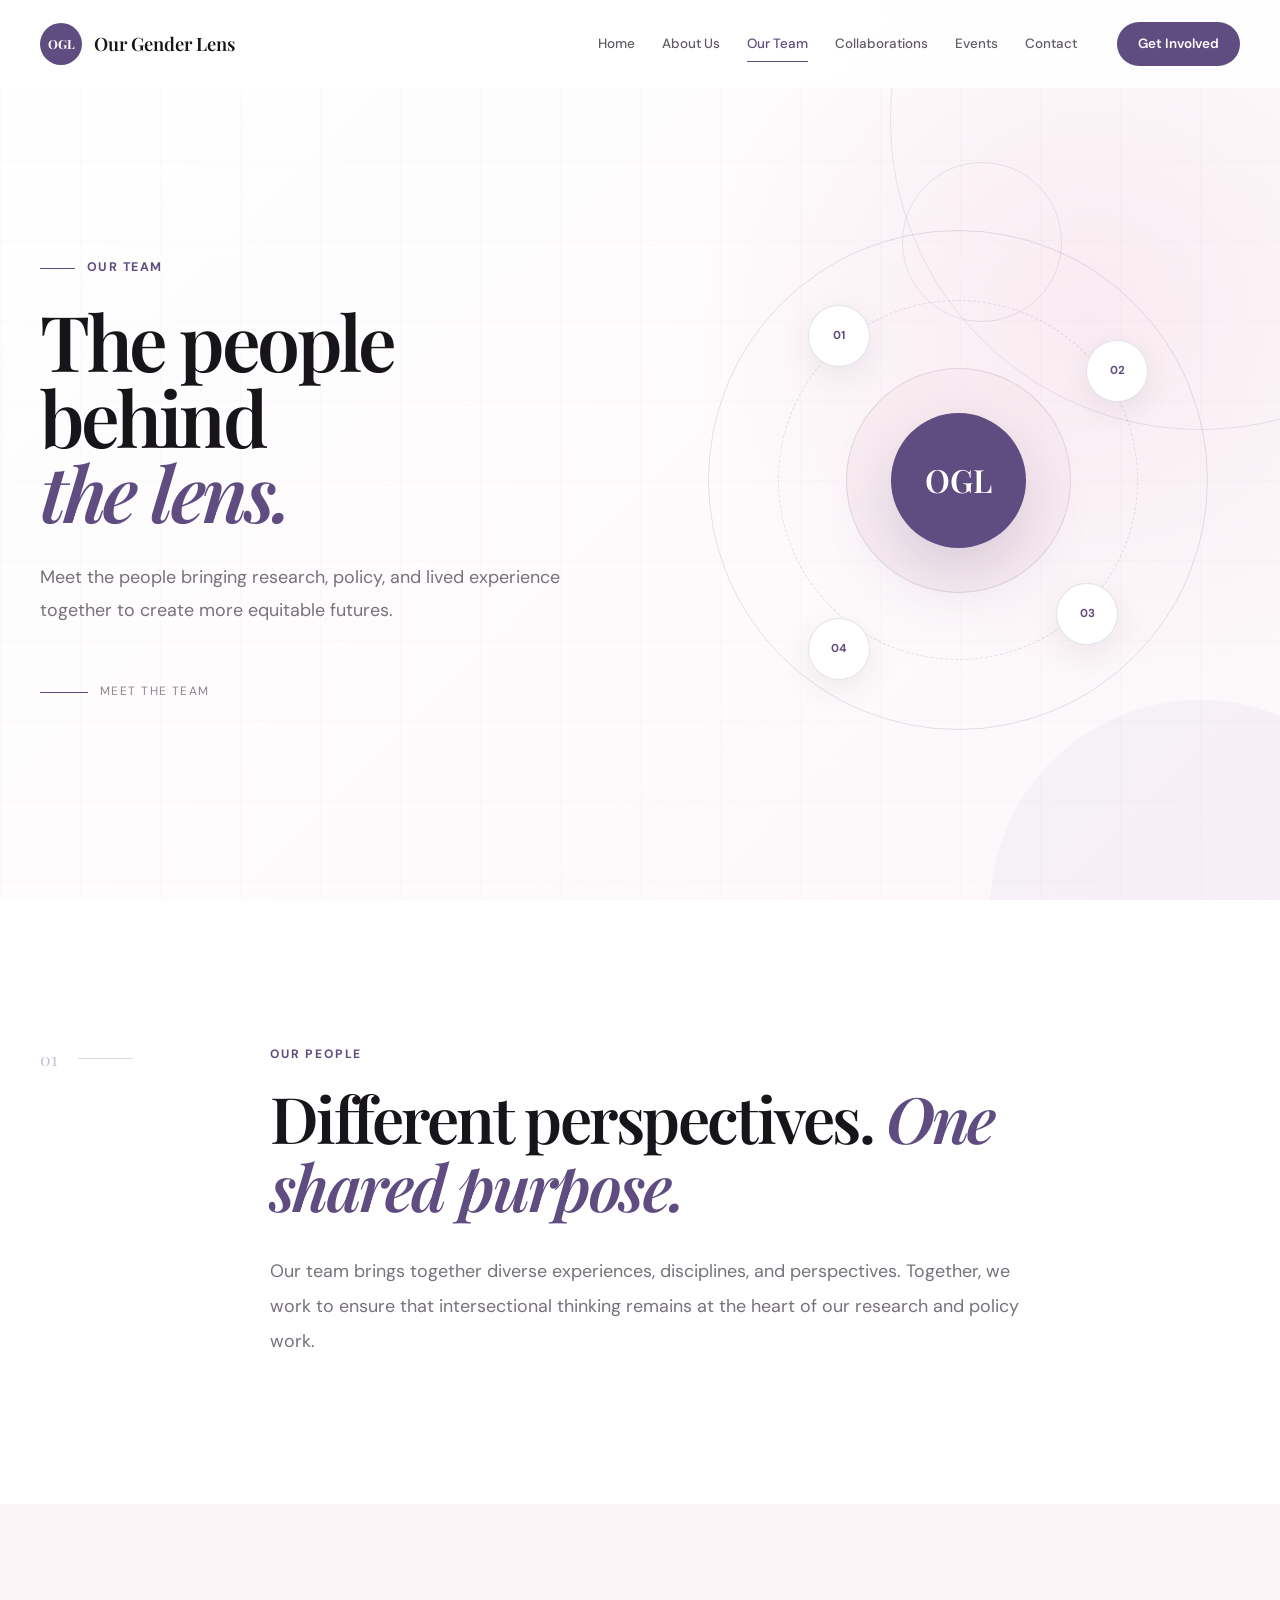
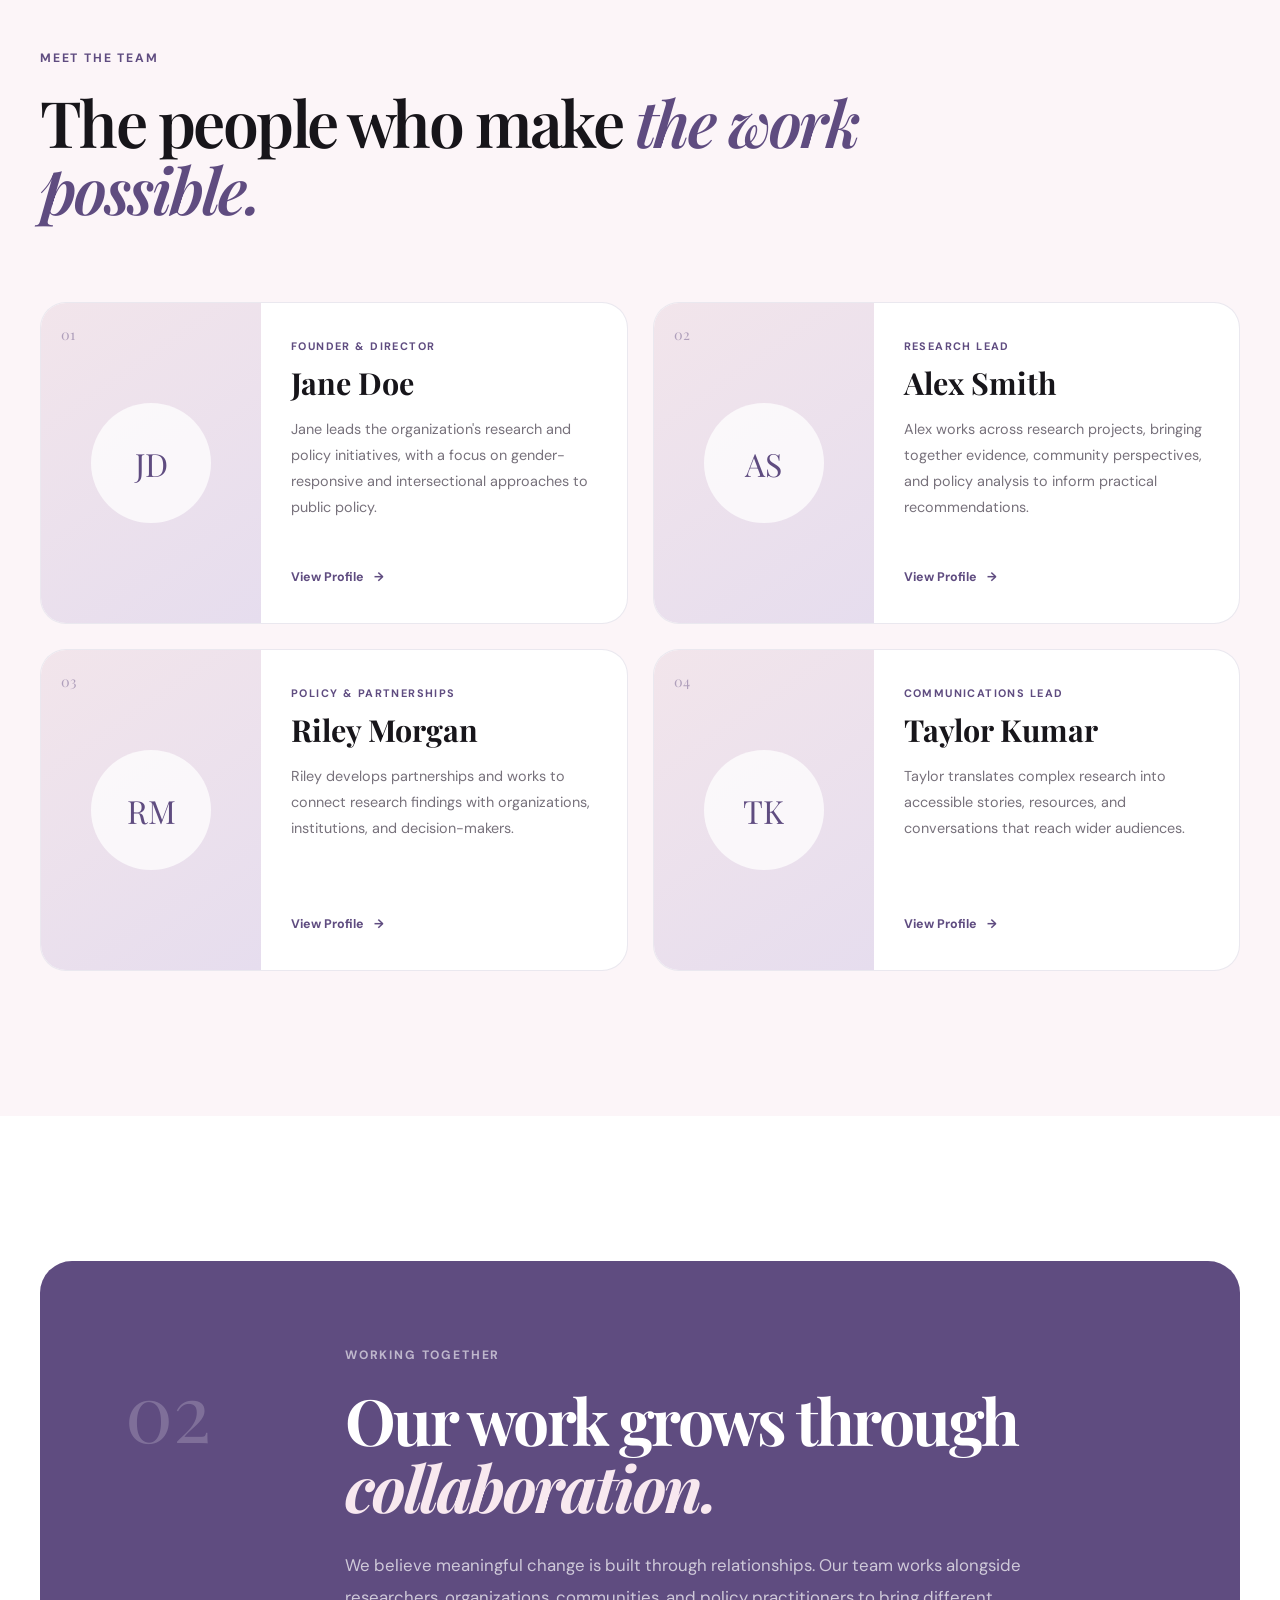
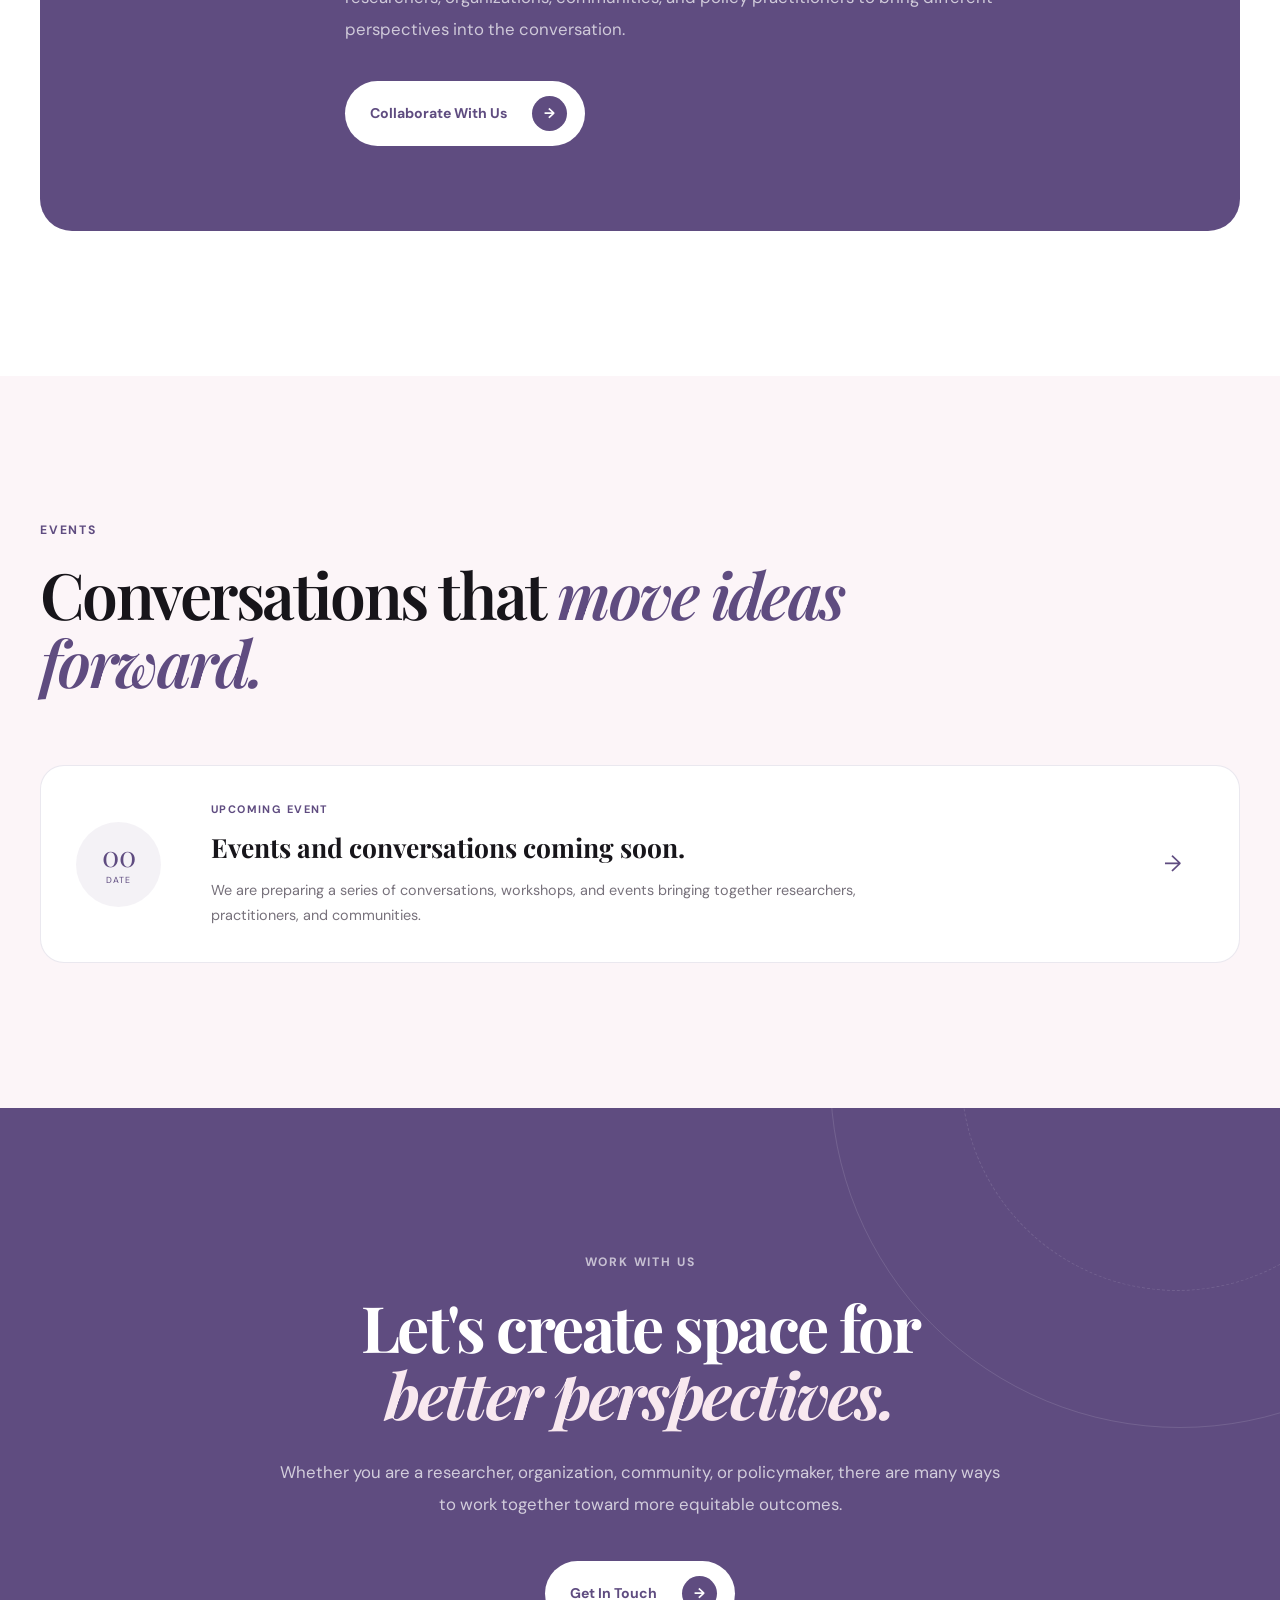
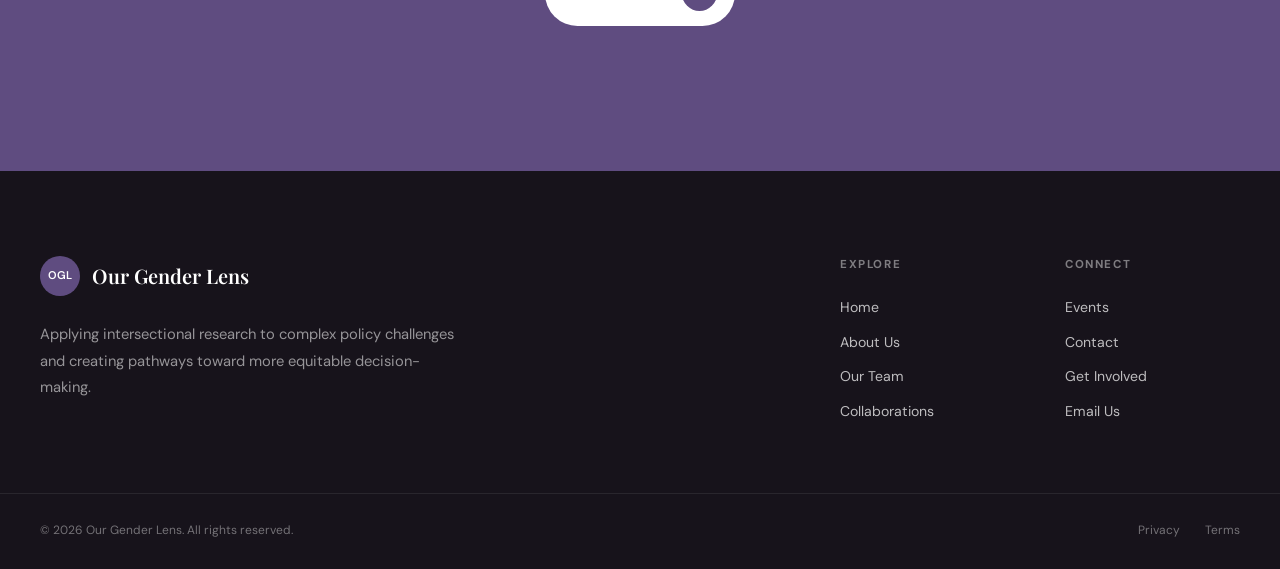
<file: team.html>
<!DOCTYPE html>
<html lang="en">
<head>
    <meta charset="UTF-8">
    <meta name="viewport" content="width=device-width, initial-scale=1.0">

    <title>Our Team | Our Gender Lens</title>

    <meta
        name="description"
        content="Meet the team behind Our Gender Lens and the people working to advance intersectional research and equitable policy."
    >

    <!-- =====================================================
         FONTS
    ====================================================== -->

    <link rel="preconnect" href="https://fonts.googleapis.com">
    <link rel="preconnect" href="https://fonts.gstatic.com" crossorigin>

    <link
        href="https://fonts.googleapis.com/css2?family=DM+Sans:wght@400;500;600;700&family=Playfair+Display:wght@500;600;700&display=swap"
        rel="stylesheet"
    >

    <!-- =====================================================
         INDEPENDENT CSS
    ====================================================== -->

    <link rel="stylesheet" href="team.css">
</head>


<body>


    <!-- =====================================================
         PAGE LOADER
    ====================================================== -->

    <div class="page-loader" id="pageLoader">

        <div class="loader-inner">
            <span></span>
            <span></span>
            <span></span>
        </div>

    </div>



    <!-- =====================================================
         HEADER
    ====================================================== -->

    <header class="site-header" id="siteHeader">

        <div class="header-container">

            <a
                href="index.html"
                class="logo"
                aria-label="Our Gender Lens Home"
            >

                <span class="logo-mark">
                    OGL
                </span>

                <span class="logo-text">
                    Our Gender Lens
                </span>

            </a>


            <!-- Desktop Navigation -->

            <nav class="main-navigation" id="mainNavigation">

                <a href="index.html">
                    Home
                </a>

                <a href="about.html">
                    About Us
                </a>

                <a href="team.html" class="active">
                    Our Team
                </a>

                <a href="#collaborations">
                    Collaborations
                </a>

                <a href="#events">
                    Events
                </a>

                <a href="#contact">
                    Contact
                </a>

            </nav>


            <div class="header-actions">

                <a
                    href="#contact"
                    class="header-button"
                >
                    Get Involved
                </a>


                <button
                    class="menu-toggle"
                    id="menuToggle"
                    type="button"
                    aria-label="Open navigation menu"
                    aria-expanded="false"
                >

                    <span></span>
                    <span></span>
                    <span></span>

                </button>

            </div>

        </div>

    </header>



    <!-- =====================================================
         MOBILE NAVIGATION
    ====================================================== -->

    <div
        class="mobile-navigation"
        id="mobileNavigation"
    >

        <a href="index.html">
            Home
        </a>

        <a href="about.html">
            About Us
        </a>

        <a href="team.html" class="active">
            Our Team
        </a>

        <a href="collaborations.html">
            Collaborations
        </a>

        <a href="#events">
            Events
        </a>

        <a href="#contact">
            Contact
        </a>

        <a
            href="#contact"
            class="mobile-cta"
        >
            Get Involved
        </a>

    </div>



    <!-- =====================================================
         MAIN
    ====================================================== -->

    <main>


        <!-- =================================================
             HERO
        ================================================== -->

        <section class="team-hero">

            <div class="hero-orb hero-orb-one"></div>
            <div class="hero-orb hero-orb-two"></div>
            <div class="hero-orb hero-orb-three"></div>

            <div class="hero-grid"></div>


            <div class="hero-container">

                <div class="hero-content reveal">

                    <div class="hero-label">

                        <span class="hero-label-line"></span>

                        <span>
                            Our Team
                        </span>

                    </div>


                    <h1>
                        The people behind
                        <span>the lens.</span>
                    </h1>


                    <p>
                        Meet the people bringing research, policy,
                        and lived experience together to create
                        more equitable futures.
                    </p>


                    <div class="hero-scroll">

                        <span class="scroll-line"></span>

                        <span>
                            Meet the team
                        </span>

                    </div>

                </div>


                <!-- Hero Visual -->

                <div class="hero-visual reveal reveal-delay">

                    <div class="team-visual">

                        <div class="visual-ring visual-ring-one"></div>
                        <div class="visual-ring visual-ring-two"></div>
                        <div class="visual-ring visual-ring-three"></div>

                        <div class="visual-center">

                            <span>
                                OGL
                            </span>

                        </div>


                        <div class="visual-person person-one">
                            01
                        </div>

                        <div class="visual-person person-two">
                            02
                        </div>

                        <div class="visual-person person-three">
                            03
                        </div>

                        <div class="visual-person person-four">
                            04
                        </div>

                    </div>

                </div>

            </div>

        </section>



        <!-- =================================================
             INTRODUCTION
        ================================================== -->

        <section class="intro-section section-space">

            <div class="section-container">

                <div class="intro-layout">

                    <div class="section-marker reveal">

                        <span>
                            01
                        </span>

                        <div class="marker-line"></div>

                    </div>


                    <div class="intro-content reveal">

                        <div class="section-eyebrow">
                            Our People
                        </div>

                        <h2>
                            Different perspectives.
                            <span>One shared purpose.</span>
                        </h2>

                        <p>
                            Our team brings together diverse experiences,
                            disciplines, and perspectives. Together, we
                            work to ensure that intersectional thinking
                            remains at the heart of our research and
                            policy work.
                        </p>

                    </div>

                </div>

            </div>

        </section>



        <!-- =================================================
             TEAM MEMBERS
        ================================================== -->

        <section class="team-section section-space">

            <div class="section-container">


                <div class="section-heading reveal">

                    <div class="section-eyebrow">
                        Meet the Team
                    </div>

                    <h2>
                        The people who make
                        <span>the work possible.</span>
                    </h2>

                </div>



                <!-- Team Grid -->

                <div class="team-grid">


                    <!-- Member 01 -->

                    <article class="team-card reveal">

                        <div class="member-image">

                            <div class="image-placeholder">

                                <span>
                                    JD
                                </span>

                            </div>

                            <div class="member-number">
                                01
                            </div>

                        </div>


                        <div class="member-content">

                            <div class="member-role">
                                Founder & Director
                            </div>

                            <h3>
                                Jane Doe
                            </h3>

                            <p>
                                Jane leads the organization's research
                                and policy initiatives, with a focus on
                                gender-responsive and intersectional
                                approaches to public policy.
                            </p>


                            <a
                                href="#"
                                class="member-link"
                            >
                                View Profile
                                <span>→</span>
                            </a>

                        </div>

                    </article>



                    <!-- Member 02 -->

                    <article class="team-card reveal reveal-delay-1">

                        <div class="member-image">

                            <div class="image-placeholder">

                                <span>
                                    AS
                                </span>

                            </div>

                            <div class="member-number">
                                02
                            </div>

                        </div>


                        <div class="member-content">

                            <div class="member-role">
                                Research Lead
                            </div>

                            <h3>
                                Alex Smith
                            </h3>

                            <p>
                                Alex works across research projects,
                                bringing together evidence, community
                                perspectives, and policy analysis to
                                inform practical recommendations.
                            </p>


                            <a
                                href="#"
                                class="member-link"
                            >
                                View Profile
                                <span>→</span>
                            </a>

                        </div>

                    </article>



                    <!-- Member 03 -->

                    <article class="team-card reveal reveal-delay-2">

                        <div class="member-image">

                            <div class="image-placeholder">

                                <span>
                                    RM
                                </span>

                            </div>

                            <div class="member-number">
                                03
                            </div>

                        </div>


                        <div class="member-content">

                            <div class="member-role">
                                Policy & Partnerships
                            </div>

                            <h3>
                                Riley Morgan
                            </h3>

                            <p>
                                Riley develops partnerships and works
                                to connect research findings with
                                organizations, institutions, and
                                decision-makers.
                            </p>


                            <a
                                href="#"
                                class="member-link"
                            >
                                View Profile
                                <span>→</span>
                            </a>

                        </div>

                    </article>



                    <!-- Member 04 -->

                    <article class="team-card reveal reveal-delay-3">

                        <div class="member-image">

                            <div class="image-placeholder">

                                <span>
                                    TK
                                </span>

                            </div>

                            <div class="member-number">
                                04
                            </div>

                        </div>


                        <div class="member-content">

                            <div class="member-role">
                                Communications Lead
                            </div>

                            <h3>
                                Taylor Kumar
                            </h3>

                            <p>
                                Taylor translates complex research into
                                accessible stories, resources, and
                                conversations that reach wider audiences.
                            </p>


                            <a
                                href="#"
                                class="member-link"
                            >
                                View Profile
                                <span>→</span>
                            </a>

                        </div>

                    </article>


                </div>

            </div>

        </section>



        <!-- =================================================
             COLLABORATIONS
        ================================================== -->

        <section
            class="collaboration-section section-space"
            id="collaborations"
        >

            <div class="section-container">

                <div class="collaboration-card reveal">

                    <div class="collaboration-number">
                        02
                    </div>


                    <div class="collaboration-content">

                        <div class="section-eyebrow">
                            Working Together
                        </div>

                        <h2>
                            Our work grows through
                            <span>collaboration.</span>
                        </h2>

                        <p>
                            We believe meaningful change is built through
                            relationships. Our team works alongside
                            researchers, organizations, communities, and
                            policy practitioners to bring different
                            perspectives into the conversation.
                        </p>


                        <a
                            href="#contact"
                            class="primary-button"
                        >

                            <span>
                                Collaborate With Us
                            </span>

                            <span class="button-arrow">
                                →
                            </span>

                        </a>

                    </div>

                </div>

            </div>

        </section>



        <!-- =================================================
             EVENTS
        ================================================== -->

        <section
            class="events-section section-space"
            id="events"
        >

            <div class="section-container">

                <div class="section-heading reveal">

                    <div class="section-eyebrow">
                        Events
                    </div>

                    <h2>
                        Conversations that
                        <span>move ideas forward.</span>
                    </h2>

                </div>


                <div class="event-placeholder reveal">

                    <div class="event-placeholder-date">

                        <span>
                            00
                        </span>

                        <small>
                            DATE
                        </small>

                    </div>


                    <div class="event-placeholder-content">

                        <div class="event-type">
                            Upcoming Event
                        </div>

                        <h3>
                            Events and conversations coming soon.
                        </h3>

                        <p>
                            We are preparing a series of conversations,
                            workshops, and events bringing together
                            researchers, practitioners, and communities.
                        </p>

                    </div>


                    <span class="event-arrow">
                        →
                    </span>

                </div>

            </div>

        </section>



        <!-- =================================================
             CTA
        ================================================== -->

        <section
            class="closing-section section-space"
            id="contact"
        >

            <div class="closing-background"></div>

            <div class="section-container">

                <div class="closing-content reveal">

                    <div class="section-eyebrow">
                        Work With Us
                    </div>

                    <h2>
                        Let's create space for
                        <span>better perspectives.</span>
                    </h2>

                    <p>
                        Whether you are a researcher, organization,
                        community, or policymaker, there are many ways
                        to work together toward more equitable outcomes.
                    </p>


                    <a
                        href="mailto:hello@ourgenderlens.org"
                        class="primary-button"
                    >

                        <span>
                            Get In Touch
                        </span>

                        <span class="button-arrow">
                            →
                        </span>

                    </a>

                </div>

            </div>

        </section>


    </main>



    <!-- =====================================================
         FOOTER
    ====================================================== -->

    <footer class="site-footer">

        <div class="footer-container">


            <div class="footer-brand">

                <a
                    href="index.html"
                    class="footer-logo"
                >

                    <span class="footer-logo-mark">
                        OGL
                    </span>

                    <span>
                        Our Gender Lens
                    </span>

                </a>


                <p>
                    Applying intersectional research to complex policy
                    challenges and creating pathways toward more
                    equitable decision-making.
                </p>

            </div>



            <div class="footer-links">


                <div class="footer-column">

                    <h4>
                        Explore
                    </h4>

                    <a href="index.html">
                        Home
                    </a>

                    <a href="about.html">
                        About Us
                    </a>

                    <a href="team.html">
                        Our Team
                    </a>

                    <a href="#collaborations">
                        Collaborations
                    </a>

                </div>



                <div class="footer-column">

                    <h4>
                        Connect
                    </h4>

                    <a href="#events">
                        Events
                    </a>

                    <a href="#contact">
                        Contact
                    </a>

                    <a href="#contact">
                        Get Involved
                    </a>

                    <a href="mailto:hello@ourgenderlens.org">
                        Email Us
                    </a>

                </div>


            </div>

        </div>



        <div class="footer-bottom">

            <div class="footer-bottom-container">

                <p>
                    © 2026 Our Gender Lens. All rights reserved.
                </p>


                <div class="footer-legal">

                    <a href="#">
                        Privacy
                    </a>

                    <a href="#">
                        Terms
                    </a>

                </div>

            </div>

        </div>

    </footer>



    <!-- =====================================================
         INDEPENDENT JAVASCRIPT
    ====================================================== -->

    <script src="team.js"></script>

</body>
</html>
</file>
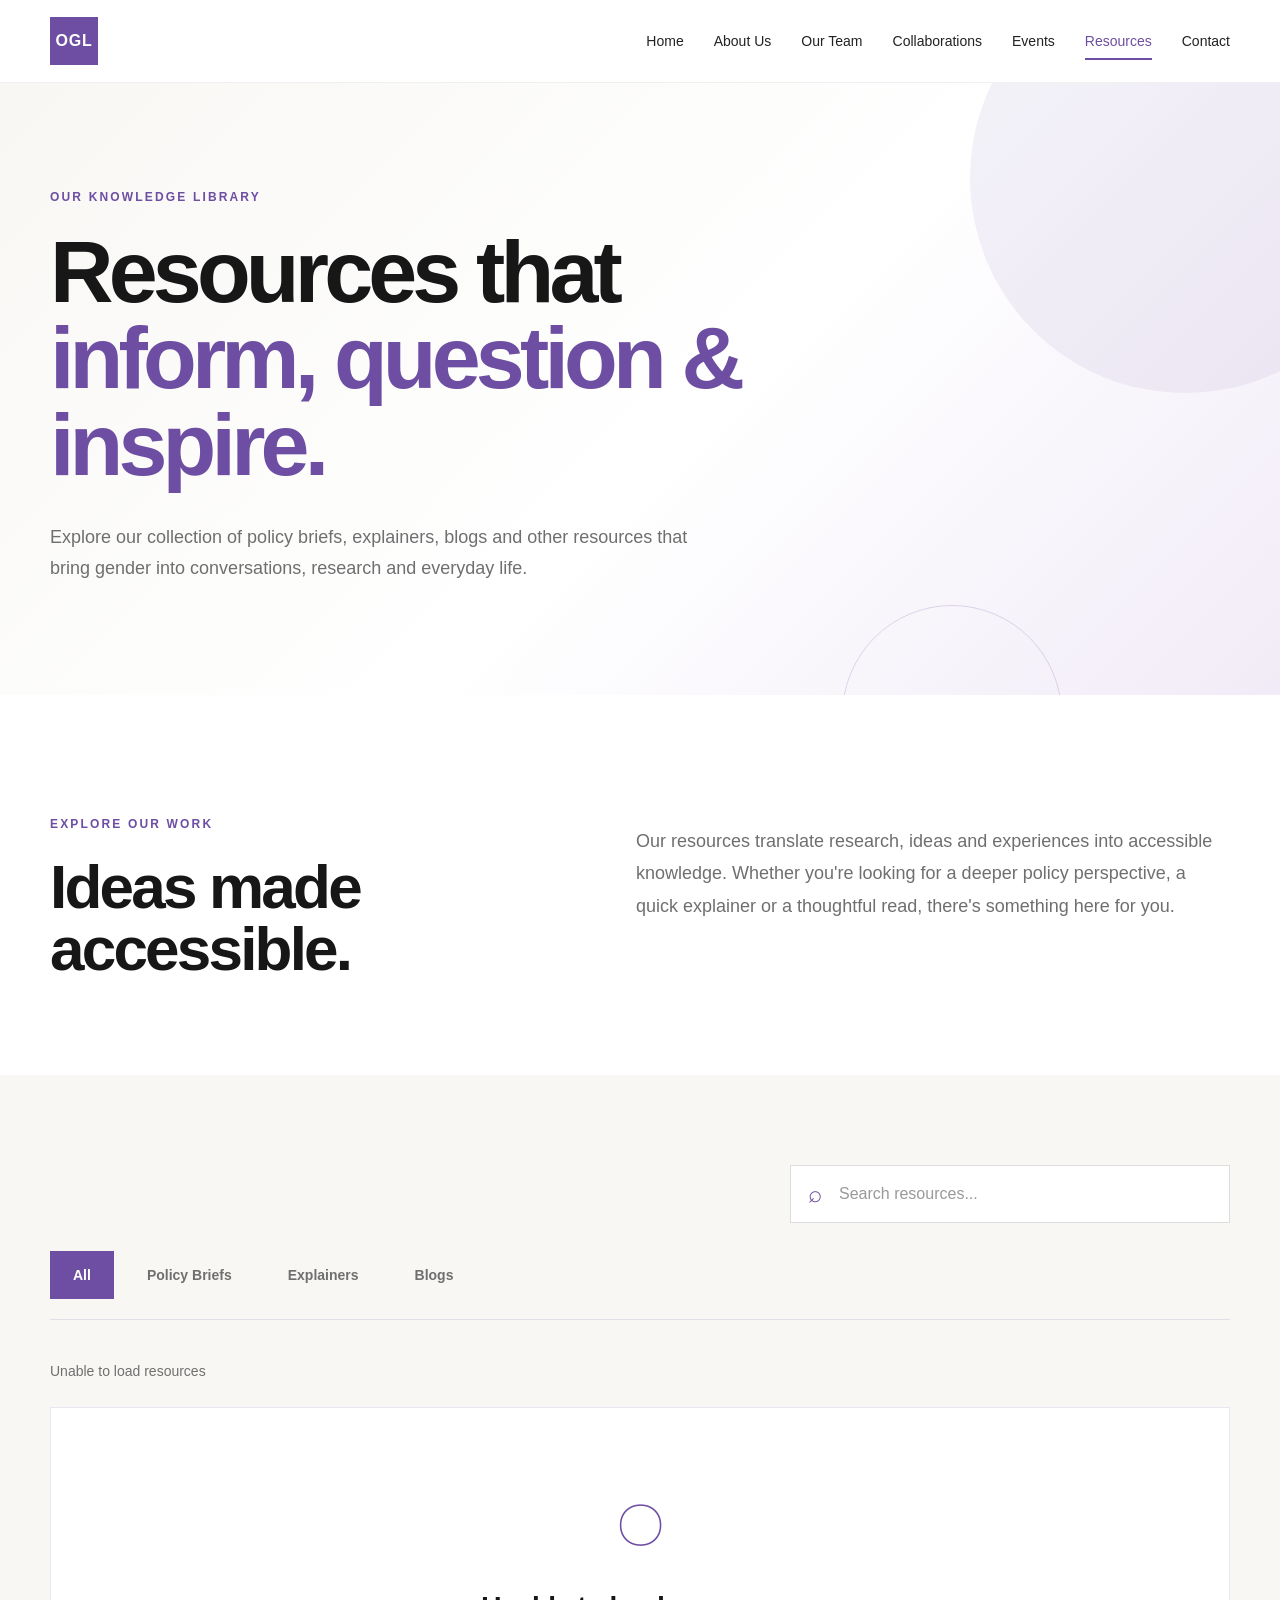
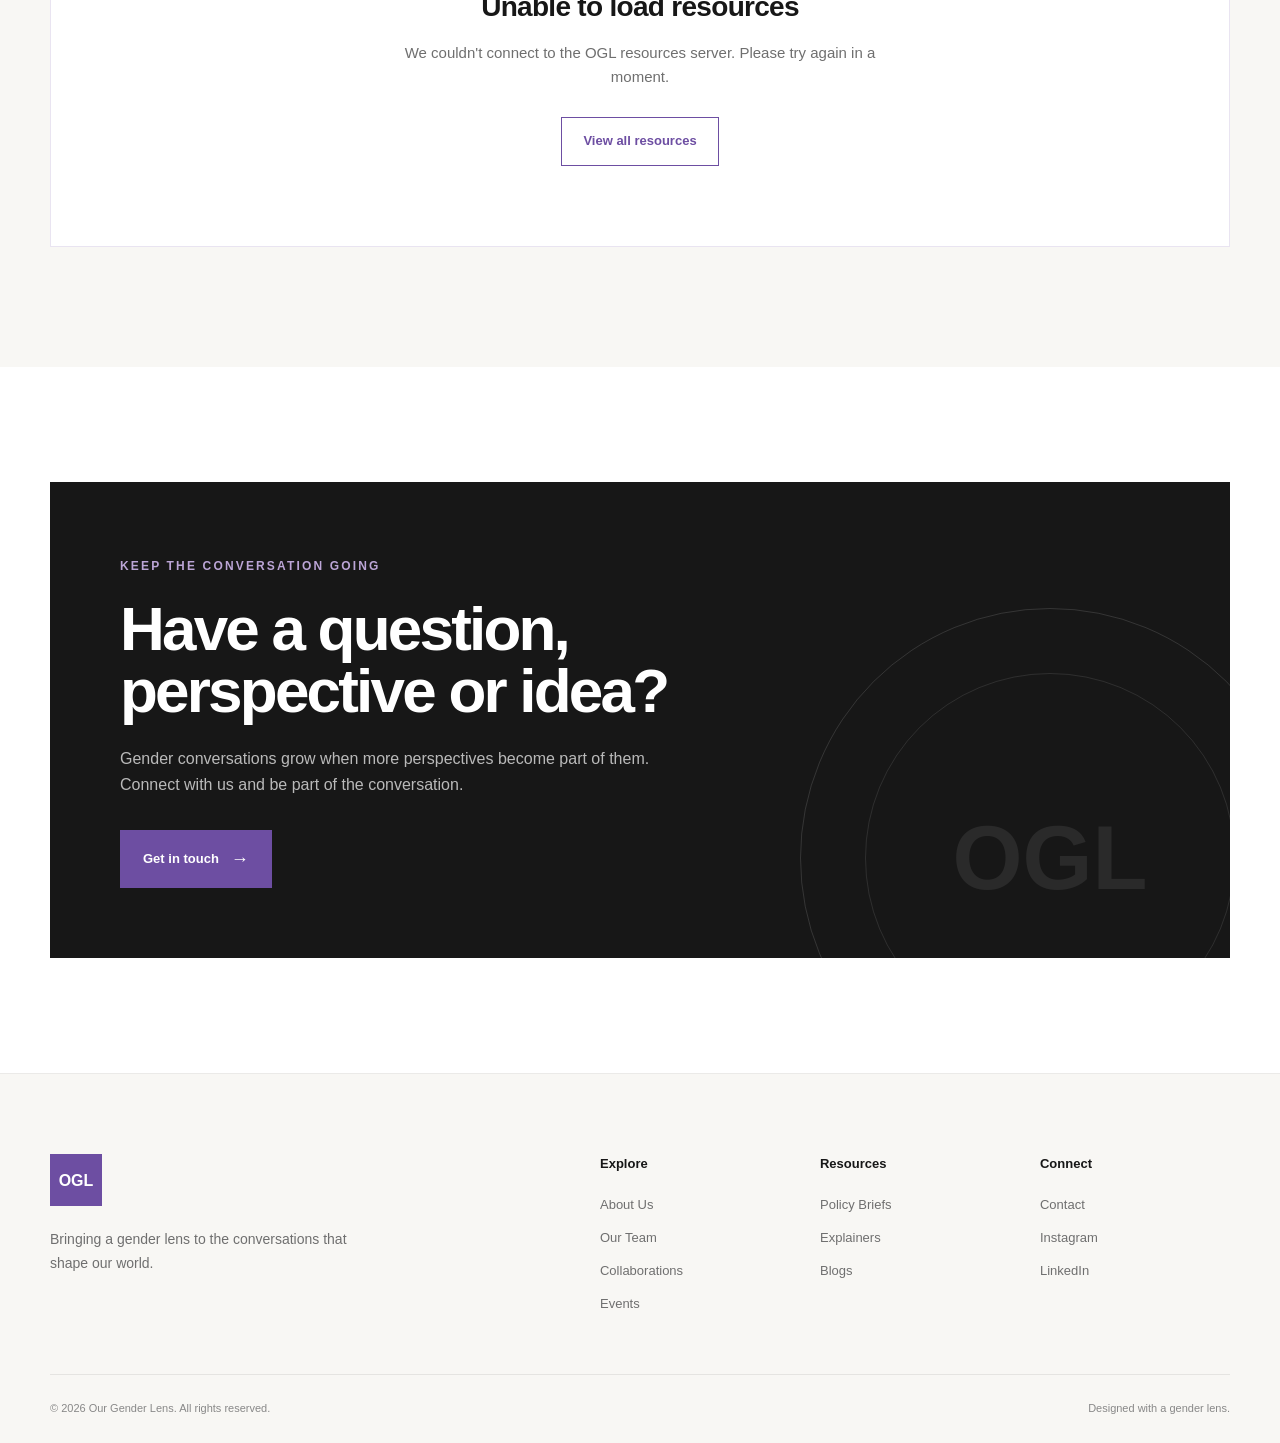
<file: Frontend/resources.html>
<!DOCTYPE html>
<html lang="en">

<head>

    <meta charset="UTF-8">

    <meta
        name="viewport"
        content="width=device-width, initial-scale=1.0"
    >

    <meta
        name="description"
        content="Explore Our Gender Lens resources including policy briefs, explainers, blogs, research and perspectives on gender."
    >

    <title>Resources | Our Gender Lens</title>

    <link
        rel="stylesheet"
        href="resources.css"
    >

</head>


<body>


    <!-- ================= HEADER ================= -->

    <header
        class="site-header"
        id="siteHeader"
    >

        <div class="header-container">

            <a
                href="index.html"
                class="logo"
                aria-label="Our Gender Lens Home"
            >
                <span>OGL</span>
            </a>


            <nav
                class="desktop-nav"
                aria-label="Main navigation"
            >

                <a href="index.html">
                    Home
                </a>

                <a href="about.html">
                    About Us
                </a>

                <a href="team.html">
                    Our Team
                </a>

                <a href="collaborations.html">
                    Collaborations
                </a>

                <a href="events.html">
                    Events
                </a>

                <a
                    href="resources.html"
                    class="active"
                >
                    Resources
                </a>

                <a href="contact.html">
                    Contact
                </a>

            </nav>


            <button
                class="menu-toggle"
                id="menuToggle"
                aria-label="Open navigation menu"
                aria-expanded="false"
            >

                <span></span>
                <span></span>
                <span></span>

            </button>

        </div>


        <!-- Mobile Navigation -->

        <nav
            class="mobile-nav"
            id="mobileNav"
            aria-label="Mobile navigation"
        >

            <a href="index.html">
                Home
            </a>

            <a href="about.html">
                About Us
            </a>

            <a href="team.html">
                Our Team
            </a>

            <a href="collaborations.html">
                Collaborations
            </a>

            <a href="events.html">
                Events
            </a>

            <a
                href="resources.html"
                class="active"
            >
                Resources
            </a>

            <a href="contact.html">
                Contact
            </a>

        </nav>

    </header>



    <main>


        <!-- ================= HERO ================= -->

        <section class="resources-hero">

            <div class="hero-background-shape shape-one"></div>

            <div class="hero-background-shape shape-two"></div>


            <div class="container">

                <div class="hero-content reveal">

                    <span class="eyebrow">
                        OUR KNOWLEDGE LIBRARY
                    </span>


                    <h1>

                        Resources that

                        <span>
                            inform, question &amp; inspire.
                        </span>

                    </h1>


                    <p>

                        Explore our collection of policy briefs,
                        explainers, blogs and other resources that
                        bring gender into conversations, research
                        and everyday life.

                    </p>

                </div>

            </div>

        </section>



        <!-- ================= INTRO ================= -->

        <section class="resources-intro">

            <div class="container">

                <div class="intro-grid">


                    <div class="section-heading reveal">

                        <span class="eyebrow">
                            EXPLORE OUR WORK
                        </span>


                        <h2>
                            Ideas made accessible.
                        </h2>

                    </div>


                    <div class="intro-text reveal">

                        <p>

                            Our resources translate research,
                            ideas and experiences into accessible
                            knowledge. Whether you're looking for
                            a deeper policy perspective, a quick
                            explainer or a thoughtful read, there's
                            something here for you.

                        </p>

                    </div>

                </div>

            </div>

        </section>



        <!-- ================= RESOURCE LIBRARY ================= -->

        <section
            class="resource-library"
            id="resourceLibrary"
        >

            <div class="container">


                <!-- Search -->

                <div class="resource-tools reveal">

                    <div class="search-wrapper">

                        <label
                            for="resourceSearch"
                            class="sr-only"
                        >
                            Search resources
                        </label>


                        <span
                            class="search-icon"
                            aria-hidden="true"
                        >
                            ⌕
                        </span>


                        <input
                            type="search"
                            id="resourceSearch"
                            placeholder="Search resources..."
                            autocomplete="off"
                        >


                        <button
                            class="clear-search"
                            id="clearSearch"
                            type="button"
                            aria-label="Clear search"
                        >
                            ×
                        </button>

                    </div>

                </div>



                <!-- Category Filters -->

                <div
                    class="resource-filters reveal"
                    role="tablist"
                >

                    <button
                        class="filter-button active"
                        data-filter="all"
                        type="button"
                        role="tab"
                        aria-selected="true"
                    >
                        All
                    </button>


                    <button
                        class="filter-button"
                        data-filter="policy"
                        type="button"
                        role="tab"
                        aria-selected="false"
                    >
                        Policy Briefs
                    </button>


                    <button
                        class="filter-button"
                        data-filter="explainer"
                        type="button"
                        role="tab"
                        aria-selected="false"
                    >
                        Explainers
                    </button>


                    <button
                        class="filter-button"
                        data-filter="blog"
                        type="button"
                        role="tab"
                        aria-selected="false"
                    >
                        Blogs
                    </button>

                </div>



                <!-- Results information -->

                <div class="results-header reveal">

                    <p id="resultsCount">
                        Showing all resources
                    </p>

                </div>



                <!-- Resource Grid -->

                <div
                    class="resource-grid"
                    id="resourceGrid"
                >

                    <!-- Cards generated through JavaScript -->

                </div>



                <!-- Empty State -->

                <div
                    class="empty-state"
                    id="emptyState"
                    hidden
                >

                    <div class="empty-icon">
                        〇
                    </div>


                    <h3>
                        No resources found
                    </h3>


                    <p>

                        We couldn't find anything matching
                        your search. Try another keyword or
                        explore a different category.

                    </p>


                    <button
                        type="button"
                        id="resetFilters"
                        class="secondary-button"
                    >
                        View all resources
                    </button>

                </div>

            </div>

        </section>



        <!-- ================= CONTRIBUTION CTA ================= -->

        <section class="resource-cta">

            <div class="container">

                <div class="cta-box reveal">


                    <div class="cta-content">

                        <span class="eyebrow">
                            KEEP THE CONVERSATION GOING
                        </span>


                        <h2>

                            Have a question,
                            perspective or idea?

                        </h2>


                        <p>

                            Gender conversations grow when more
                            perspectives become part of them.
                            Connect with us and be part of the
                            conversation.

                        </p>


                        <a
                            href="contact.html"
                            class="primary-button"
                        >

                            Get in touch

                            <span>
                                →
                            </span>

                        </a>

                    </div>


                    <div class="cta-mark">

                        <span>
                            OGL
                        </span>

                    </div>

                </div>

            </div>

        </section>

    </main>



    <!-- ================= FOOTER ================= -->

    <footer class="site-footer">

        <div class="container">


            <div class="footer-top">


                <div class="footer-brand">

                    <a
                        href="index.html"
                        class="footer-logo"
                    >
                        OGL
                    </a>


                    <p>

                        Bringing a gender lens to the
                        conversations that shape our world.

                    </p>

                </div>



                <div class="footer-links">


                    <div class="footer-column">

                        <h3>
                            Explore
                        </h3>

                        <a href="about.html">
                            About Us
                        </a>

                        <a href="team.html">
                            Our Team
                        </a>

                        <a href="collaborations.html">
                            Collaborations
                        </a>

                        <a href="events.html">
                            Events
                        </a>

                    </div>



                    <div class="footer-column">

                        <h3>
                            Resources
                        </h3>

                        <a href="resources.html">
                            Policy Briefs
                        </a>

                        <a href="resources.html">
                            Explainers
                        </a>

                        <a href="resources.html">
                            Blogs
                        </a>

                    </div>



                    <div class="footer-column">

                        <h3>
                            Connect
                        </h3>

                        <a href="contact.html">
                            Contact
                        </a>

                        <a
                            href="#"
                            aria-label="Instagram"
                        >
                            Instagram
                        </a>

                        <a
                            href="#"
                            aria-label="LinkedIn"
                        >
                            LinkedIn
                        </a>

                    </div>

                </div>

            </div>



            <div class="footer-bottom">

                <p>
                    © 2026 Our Gender Lens. All rights reserved.
                </p>

                <p>
                    Designed with a gender lens.
                </p>

            </div>

        </div>

    </footer>



    <!-- ================= RESOURCE MODAL ================= -->

    <div
        class="resource-modal"
        id="resourceModal"
        aria-hidden="true"
    >

        <div
            class="modal-overlay"
            id="modalOverlay"
        ></div>


        <div
            class="modal-container"
            role="dialog"
            aria-modal="true"
            aria-labelledby="modalTitle"
        >


            <button
                class="modal-close"
                id="modalClose"
                type="button"
                aria-label="Close resource"
            >
                ×
            </button>


            <div class="modal-content">


                <div class="modal-meta">

                    <span id="modalCategory">
                        POLICY BRIEF
                    </span>

                    <span id="modalDate">
                        20 August 2026
                    </span>

                </div>


                <h2 id="modalTitle">
                    Resource title
                </h2>


                <p
                    class="modal-author"
                    id="modalAuthor"
                >
                    OGL Research Team
                </p>


                <div
                    class="modal-body"
                    id="modalBody"
                >
                    Resource content will appear here.
                </div>


                <div class="modal-footer">

                    <span id="modalReadingTime">
                        Resource
                    </span>


                    <button
                        type="button"
                        class="primary-button"
                        id="modalAction"
                    >

                        Read full resource

                        <span>
                            →
                        </span>

                    </button>

                </div>

            </div>

        </div>

    </div>



    <script src="resources.js"></script>

</body>

</html>
</file>
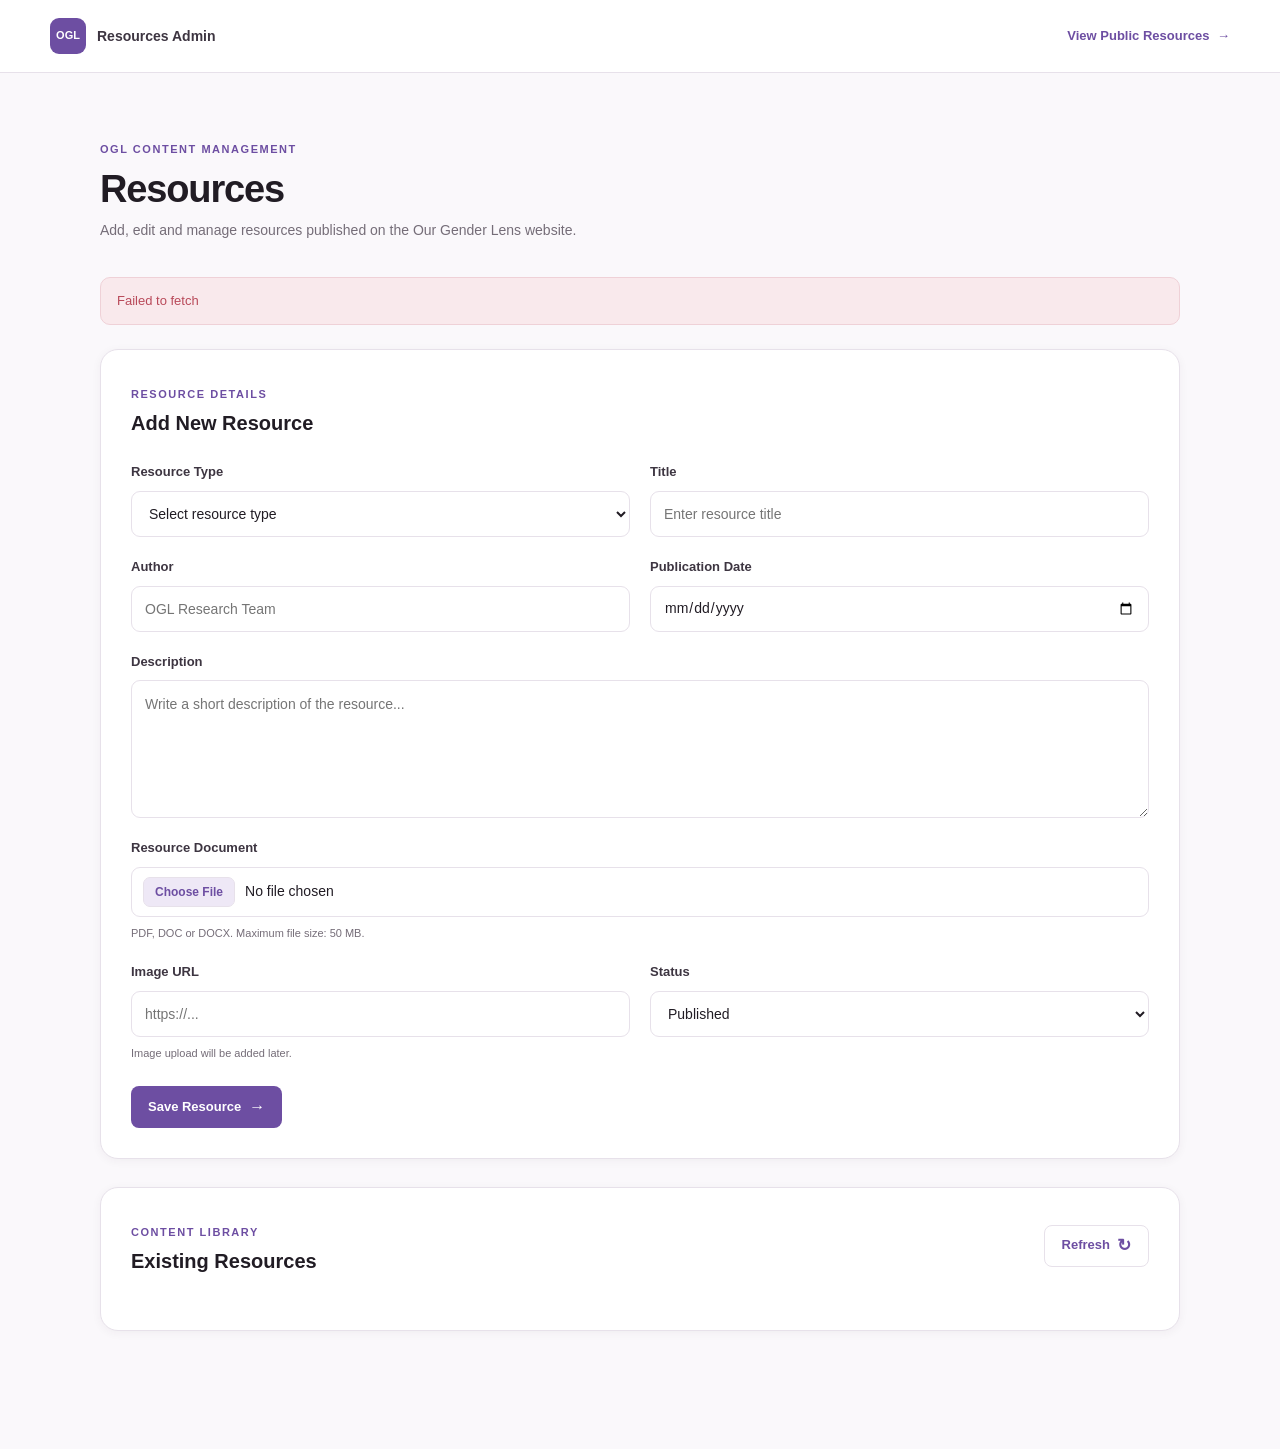
<file: Frontend/admin/resources-admin.html>
<!DOCTYPE html>
<html lang="en">

<head>

    <meta charset="UTF-8">

    <meta
        name="viewport"
        content="width=device-width, initial-scale=1.0"
    >

    <meta
        name="description"
        content="OGL Resources Administration"
    >

    <title>Resources Admin | Our Gender Lens</title>

    <link
        rel="stylesheet"
        href="resources-admin.css"
    >

</head>


<body>


    <!-- =====================================================
         ADMIN APPLICATION
         ===================================================== -->

    <div
        id="adminApp"
        class="admin-app"
    >


        <!-- =================================================
             ADMIN HEADER
             ================================================= -->

        <header class="admin-header">

            <div class="admin-header-inner">


                <!-- Logo -->

                <a
                    href="../resources.html"
                    class="admin-logo"
                >

                    <span>
                        OGL
                    </span>

                    <small>
                        Resources Admin
                    </small>

                </a>


                <!-- Header Actions -->

                <div class="admin-header-actions">

                    <a
                        href="../resources.html"
                        class="view-site"
                    >
                        View Public Resources

                        <span>
                            →
                        </span>

                    </a>

                </div>


            </div>

        </header>



        <!-- =================================================
             MAIN
             ================================================= -->

        <main class="admin-main">

            <div class="admin-container">


                <!-- =================================================
                     PAGE INTRO
                     ================================================= -->

                <section class="admin-intro">

                    <span class="eyebrow">
                        OGL CONTENT MANAGEMENT
                    </span>

                    <h1>
                        Resources
                    </h1>

                    <p>
                        Add, edit and manage resources published on
                        the Our Gender Lens website.
                    </p>

                </section>



                <!-- =================================================
                     STATUS MESSAGE
                     ================================================= -->

                <div
                    class="status-message"
                    id="statusMessage"
                    hidden
                ></div>



                <!-- =================================================
                     ADD / EDIT RESOURCE
                     ================================================= -->

                <section class="admin-panel">

                    <div class="panel-header">

                        <div>

                            <span class="eyebrow">
                                RESOURCE DETAILS
                            </span>

                            <h2 id="formTitle">
                                Add New Resource
                            </h2>

                        </div>

                    </div>



                    <!-- RESOURCE FORM -->

                    <form
                        id="resourceForm"
                        class="resource-form"
                    >


                        <!-- Hidden Resource ID -->

                        <input
                            type="hidden"
                            id="resourceId"
                        >



                        <!-- =================================================
                             RESOURCE TYPE
                             ================================================= -->

                        <div class="form-group">

                            <label for="resourceType">
                                Resource Type
                            </label>

                            <select
                                id="resourceType"
                                required
                            >

                                <option
                                    value=""
                                    disabled
                                    selected
                                >
                                    Select resource type
                                </option>

                                <option value="policy">
                                    Policy Brief
                                </option>

                                <option value="explainer">
                                    Explainer
                                </option>

                                <option value="blog">
                                    Blog
                                </option>

                            </select>

                        </div>



                        <!-- =================================================
                             TITLE
                             ================================================= -->

                        <div class="form-group">

                            <label for="resourceTitle">
                                Title
                            </label>

                            <input
                                type="text"
                                id="resourceTitle"
                                placeholder="Enter resource title"
                                required
                            >

                        </div>



                        <!-- =================================================
                             AUTHOR
                             ================================================= -->

                        <div class="form-group">

                            <label for="resourceAuthor">
                                Author
                            </label>

                            <input
                                type="text"
                                id="resourceAuthor"
                                placeholder="OGL Research Team"
                                required
                            >

                        </div>



                        <!-- =================================================
                             PUBLICATION DATE
                             ================================================= -->

                        <div class="form-group">

                            <label for="resourceDate">
                                Publication Date
                            </label>

                            <input
                                type="date"
                                id="resourceDate"
                                required
                            >

                        </div>



                        <!-- =================================================
                             DESCRIPTION
                             ================================================= -->

                        <div class="form-group full-width">

                            <label for="resourceDescription">
                                Description
                            </label>

                            <textarea
                                id="resourceDescription"
                                rows="5"
                                placeholder="Write a short description of the resource..."
                                required
                            ></textarea>

                        </div>



                        <!-- =================================================
                             DOCUMENT UPLOAD
                             ================================================= -->

                        <div class="form-group full-width">

                            <label for="resourceFile">
                                Resource Document
                            </label>

                            <input
                                type="file"
                                id="resourceFile"
                                accept=".pdf,.doc,.docx,application/pdf,application/msword,application/vnd.openxmlformats-officedocument.wordprocessingml.document"
                            >

                            <small id="currentFile">
                                PDF, DOC or DOCX. Maximum file size: 50 MB.
                            </small>

                        </div>



                        <!-- =================================================
                             IMAGE URL
                             ================================================= -->

                        <div class="form-group">

                            <label for="resourceImageUrl">
                                Image URL
                            </label>

                            <input
                                type="url"
                                id="resourceImageUrl"
                                placeholder="https://..."
                            >

                            <small>
                                Image upload will be added later.
                            </small>

                        </div>



                        <!-- =================================================
                             STATUS
                             ================================================= -->

                        <div class="form-group">

                            <label for="resourceStatus">
                                Status
                            </label>

                            <select
                                id="resourceStatus"
                                required
                            >

                                <option value="draft">
                                    Draft
                                </option>

                                <option
                                    value="published"
                                    selected
                                >
                                    Published
                                </option>

                            </select>

                        </div>



                        <!-- =================================================
                             FORM BUTTONS
                             ================================================= -->

                        <div class="form-actions full-width">

                            <button
                                type="submit"
                                class="primary-button"
                                id="saveButton"
                            >

                                Save Resource

                                <span>
                                    →
                                </span>

                            </button>


                            <button
                                type="button"
                                class="secondary-button"
                                id="cancelEdit"
                                hidden
                            >
                                Cancel Edit
                            </button>

                        </div>


                    </form>

                </section>



                <!-- =================================================
                     EXISTING RESOURCES
                     ================================================= -->

                <section
                    class="admin-panel resources-panel"
                >

                    <div
                        class="panel-header resources-header"
                    >

                        <div>

                            <span class="eyebrow">
                                CONTENT LIBRARY
                            </span>

                            <h2>
                                Existing Resources
                            </h2>

                        </div>


                        <button
                            type="button"
                            class="refresh-button"
                            id="refreshResources"
                        >

                            Refresh

                            <span>
                                ↻
                            </span>

                        </button>

                    </div>



                    <!-- =================================================
                         LOADING STATE
                         ================================================= -->

                    <div
                        class="loading-state"
                        id="loadingState"
                    >
                        Loading resources...
                    </div>



                    <!-- =================================================
                         RESOURCE LIST
                         ================================================= -->

                    <div
                        class="admin-resource-list"
                        id="adminResourceList"
                    ></div>



                    <!-- =================================================
                         EMPTY STATE
                         ================================================= -->

                    <div
                        class="admin-empty"
                        id="adminEmpty"
                        hidden
                    >

                        <div class="empty-symbol">
                            〇
                        </div>

                        <h3>
                            No resources yet
                        </h3>

                        <p>
                            Add your first OGL resource using the
                            form above.
                        </p>

                    </div>


                </section>


            </div>

        </main>



        <!-- =====================================================
             DELETE CONFIRMATION MODAL
             ===================================================== -->

        <div
            class="confirm-modal"
            id="confirmModal"
            aria-hidden="true"
        >

            <div
                class="confirm-overlay"
                id="confirmOverlay"
            ></div>


            <div
                class="confirm-box"
                role="dialog"
                aria-modal="true"
                aria-labelledby="confirmTitle"
            >

                <h2 id="confirmTitle">
                    Delete resource?
                </h2>

                <p id="confirmText">
                    This action cannot be undone.
                </p>


                <div class="confirm-actions">

                    <button
                        type="button"
                        class="secondary-button"
                        id="cancelDelete"
                    >
                        Cancel
                    </button>


                    <button
                        type="button"
                        class="delete-button"
                        id="confirmDelete"
                    >
                        Delete Resource
                    </button>

                </div>

            </div>

        </div>


    </div>



    <!-- =====================================================
         JAVASCRIPT
         ===================================================== -->

    <script src="resources-admin.js"></script>


</body>

</html>
</file>
<file: about.css>
/* =========================================================
   OUR GENDER LENS
   ABOUT US PAGE
   COMPLETELY INDEPENDENT CSS
========================================================= */


/* =========================================================
   ROOT
========================================================= */

:root {

    --purple: #5F4C80;
    --purple-dark: #46365F;
    --purple-light: #82709F;

    --pink: #F8E8EF;
    --pink-soft: #FCF5F8;

    --white: #FFFFFF;
    --black: #17151A;

    --text: #353039;
    --muted: #77717B;

    --border: rgba(95, 76, 128, 0.13);

    --shadow:
        0 25px 70px rgba(55, 40, 72, 0.08);

    --container: 1240px;

    --transition:
        0.35s cubic-bezier(0.22, 1, 0.36, 1);

}


/* =========================================================
   RESET
========================================================= */

* {
    margin: 0;
    padding: 0;
    box-sizing: border-box;
}


html {
    scroll-behavior: smooth;
}


body {

    font-family:
        "DM Sans",
        Arial,
        sans-serif;

    background: var(--white);

    color: var(--text);

    line-height: 1.6;

    overflow-x: hidden;

}


body.menu-open {
    overflow: hidden;
}


a {
    color: inherit;
    text-decoration: none;
}


button {
    font: inherit;
}


img {
    max-width: 100%;
    display: block;
}


/* =========================================================
   PAGE LOADER
========================================================= */

.page-loader {

    position: fixed;

    inset: 0;

    background: var(--white);

    display: flex;

    align-items: center;
    justify-content: center;

    z-index: 9999;

    transition:
        opacity 0.6s ease,
        visibility 0.6s ease;

}


.page-loader.hidden {

    opacity: 0;

    visibility: hidden;

}


.loader-inner {

    display: flex;

    gap: 7px;

}


.loader-inner span {

    width: 7px;
    height: 7px;

    border-radius: 50%;

    background: var(--purple);

    animation:
        loaderPulse 1s infinite ease-in-out;

}


.loader-inner span:nth-child(2) {
    animation-delay: 0.15s;
}


.loader-inner span:nth-child(3) {
    animation-delay: 0.3s;
}


@keyframes loaderPulse {

    0%,
    100% {
        transform: translateY(0);
        opacity: 0.35;
    }

    50% {
        transform: translateY(-6px);
        opacity: 1;
    }

}


/* =========================================================
   GLOBAL CONTAINER
========================================================= */

.header-container,
.hero-container,
.section-container,
.footer-container {

    width: min(
        calc(100% - 80px),
        var(--container)
    );

    margin: 0 auto;

}


/* =========================================================
   HEADER
========================================================= */

.site-header {

    position: fixed;

    top: 0;
    left: 0;
    right: 0;

    height: 88px;

    display: flex;
    align-items: center;

    background:
        rgba(255, 255, 255, 0.86);

    backdrop-filter: blur(18px);

    -webkit-backdrop-filter: blur(18px);

    border-bottom:
        1px solid transparent;

    z-index: 1000;

    transition:
        height var(--transition),
        background var(--transition),
        border-color var(--transition),
        box-shadow var(--transition);

}


.site-header.scrolled {

    height: 76px;

    background:
        rgba(255, 255, 255, 0.95);

    border-color: var(--border);

    box-shadow:
        0 10px 35px rgba(40, 30, 50, 0.05);

}


.header-container {

    display: flex;

    align-items: center;

    justify-content: space-between;

    gap: 40px;

}


/* =========================================================
   LOGO
========================================================= */

.logo {

    display: inline-flex;

    align-items: center;

    gap: 12px;

    flex-shrink: 0;

}


.logo-mark {

    width: 42px;
    height: 42px;

    border-radius: 50%;

    display: flex;

    align-items: center;
    justify-content: center;

    background: var(--purple);

    color: var(--white);

    font-family:
        "Playfair Display",
        serif;

    font-size: 0.78rem;

    font-weight: 700;

    letter-spacing: 0.03em;

}


.logo-text {

    font-family:
        "Playfair Display",
        serif;

    font-size: 1.15rem;

    font-weight: 600;

    color: var(--black);

}


/* =========================================================
   NAVIGATION
========================================================= */

.main-navigation {

    display: flex;

    align-items: center;

    gap: 34px;

    margin-left: auto;

}


.main-navigation a {

    position: relative;

    font-size: 0.88rem;

    font-weight: 500;

    color: #615B64;

    padding: 8px 0;

    transition:
        color var(--transition);

}


.main-navigation a::after {

    content: "";

    position: absolute;

    left: 0;
    bottom: 0;

    width: 0;

    height: 1.5px;

    background: var(--purple);

    transition:
        width var(--transition);

}


.main-navigation a:hover,
.main-navigation a.active {

    color: var(--purple);

}


.main-navigation a:hover::after,
.main-navigation a.active::after {

    width: 100%;

}


/* =========================================================
   HEADER BUTTON
========================================================= */

.header-button {

    display: inline-flex;

    align-items: center;
    justify-content: center;

    min-height: 44px;

    padding: 0 21px;

    border-radius: 100px;

    background: var(--purple);

    color: var(--white);

    font-size: 0.84rem;

    font-weight: 600;

    transition:
        transform var(--transition),
        background var(--transition),
        box-shadow var(--transition);

}


.header-button:hover {

    transform: translateY(-2px);

    background: var(--purple-dark);

    box-shadow:
        0 10px 25px rgba(95, 76, 128, 0.2);

}


/* =========================================================
   MOBILE MENU BUTTON
========================================================= */

.menu-toggle {

    width: 44px;
    height: 44px;

    border: 0;

    background: transparent;

    display: none;

    flex-direction: column;

    align-items: center;
    justify-content: center;

    gap: 5px;

    cursor: pointer;

}


.menu-toggle span {

    width: 22px;
    height: 1.5px;

    background: var(--black);

    transition:
        transform var(--transition),
        opacity var(--transition);

}


.menu-toggle.active span:nth-child(1) {

    transform:
        translateY(6.5px)
        rotate(45deg);

}


.menu-toggle.active span:nth-child(2) {

    opacity: 0;

}


.menu-toggle.active span:nth-child(3) {

    transform:
        translateY(-6.5px)
        rotate(-45deg);

}


/* =========================================================
   MOBILE NAVIGATION
========================================================= */

.mobile-navigation {

    position: fixed;

    top: 88px;
    left: 0;
    right: 0;

    padding: 25px 30px 35px;

    background:
        rgba(255, 255, 255, 0.98);

    backdrop-filter: blur(20px);

    border-bottom:
        1px solid var(--border);

    transform:
        translateY(-120%);

    opacity: 0;

    visibility: hidden;

    transition:
        transform 0.45s ease,
        opacity 0.35s ease,
        visibility 0.45s ease;

    z-index: 999;

}


.mobile-navigation.active {

    transform: translateY(0);

    opacity: 1;

    visibility: visible;

}


.mobile-navigation a {

    display: block;

    padding: 14px 0;

    border-bottom:
        1px solid var(--border);

    color: var(--text);

    font-size: 0.95rem;

}


.mobile-navigation a.active {

    color: var(--purple);

}


.mobile-navigation .mobile-cta {

    margin-top: 20px;

    padding: 14px 22px;

    border: 0;

    border-radius: 100px;

    background: var(--purple);

    color: var(--white);

    text-align: center;

}


/* =========================================================
   HERO
========================================================= */

.about-hero {

    position: relative;

    min-height: 100vh;

    padding:
        150px 0
        90px;

    display: flex;

    align-items: center;

    overflow: hidden;

    background:

        radial-gradient(
            circle at 85% 35%,
            rgba(248, 232, 239, 0.85),
            transparent 32%
        ),

        linear-gradient(
            135deg,
            #FFFFFF 0%,
            #FCF7FA 100%
        );

}


.hero-container {

    position: relative;

    z-index: 3;

    display: grid;

    grid-template-columns:
        minmax(0, 1.05fr)
        minmax(380px, 0.95fr);

    align-items: center;

    gap: 80px;

}


.hero-content {

    max-width: 720px;

}


.hero-label {

    display: flex;

    align-items: center;

    gap: 12px;

    margin-bottom: 25px;

    color: var(--purple);

    font-size: 0.78rem;

    font-weight: 700;

    letter-spacing: 0.12em;

    text-transform: uppercase;

}


.hero-label-line {

    width: 35px;

    height: 1px;

    background: var(--purple);

}


.hero-content h1 {

    font-family:
        "Playfair Display",
        Georgia,
        serif;

    font-size:
        clamp(3.2rem, 6vw, 6.4rem);

    line-height: 0.98;

    letter-spacing: -0.045em;

    font-weight: 600;

    color: var(--black);

}


.hero-content h1 span {

    display: block;

    color: var(--purple);

    font-style: italic;

}


.hero-content > p {

    max-width: 570px;

    margin-top: 32px;

    font-size: 1.12rem;

    line-height: 1.85;

    color: var(--muted);

}


.hero-scroll {

    display: flex;

    align-items: center;

    gap: 12px;

    margin-top: 55px;

    color: #8A838D;

    font-size: 0.75rem;

    text-transform: uppercase;

    letter-spacing: 0.12em;

}


.scroll-line {

    width: 48px;

    height: 1px;

    background: var(--purple);

}


/* =========================================================
   HERO GRID
========================================================= */

.hero-grid {

    position: absolute;

    inset: 0;

    opacity: 0.35;

    background-image:
        linear-gradient(
            rgba(95, 76, 128, 0.06) 1px,
            transparent 1px
        ),
        linear-gradient(
            90deg,
            rgba(95, 76, 128, 0.06) 1px,
            transparent 1px
        );

    background-size: 80px 80px;

    mask-image:
        linear-gradient(
            to right,
            transparent,
            black 45%,
            black 75%,
            transparent
        );

}


/* =========================================================
   HERO ORBS
========================================================= */

.hero-orb {

    position: absolute;

    border-radius: 50%;

    pointer-events: none;

}


.hero-orb-one {

    width: 620px;
    height: 620px;

    right: -230px;
    top: -190px;

    border:
        1px solid
        rgba(95, 76, 128, 0.13);

}


.hero-orb-two {

    width: 420px;
    height: 420px;

    right: -130px;
    bottom: -220px;

    background:
        rgba(95, 76, 128, 0.035);

}


.hero-orb-three {

    width: 160px;
    height: 160px;

    right: 17%;
    top: 18%;

    border:
        1px solid
        rgba(95, 76, 128, 0.12);

}


/* =========================================================
   HERO VISUAL
========================================================= */

.hero-visual {

    display: flex;

    align-items: center;
    justify-content: center;

}


.visual-frame {

    position: relative;

    width: min(500px, 100%);

    aspect-ratio: 1;

    display: flex;

    align-items: center;
    justify-content: center;

}


.visual-circle {

    position: absolute;

    border-radius: 50%;

    border:
        1px solid
        rgba(95, 76, 128, 0.16);

}


.circle-large {

    width: 100%;
    height: 100%;

    animation:
        visualRotate 28s linear infinite;

}


.circle-medium {

    width: 73%;
    height: 73%;

    border-style: dashed;

    animation:
        visualRotateReverse 22s linear infinite;

}


.circle-small {

    width: 47%;
    height: 47%;

    background:
        rgba(95, 76, 128, 0.055);

}


.visual-center {

    width: 145px;
    height: 145px;

    border-radius: 50%;

    display: flex;

    flex-direction: column;

    align-items: center;
    justify-content: center;

    background: var(--purple);

    color: var(--white);

    box-shadow:
        0 25px 65px
        rgba(95, 76, 128, 0.24);

    z-index: 3;

}


.center-small {

    font-size: 0.62rem;

    letter-spacing: 0.18em;

    opacity: 0.75;

}


.center-large {

    margin-top: 3px;

    font-family:
        "Playfair Display",
        serif;

    font-size: 2rem;

    font-weight: 600;

    letter-spacing: 0.05em;

}


.visual-dot {

    position: absolute;

    width: 13px;
    height: 13px;

    border-radius: 50%;

    background: var(--purple);

    box-shadow:
        0 0 0 7px
        rgba(95, 76, 128, 0.08);

}


.dot-one {

    top: 14%;
    right: 19%;

}


.dot-two {

    bottom: 19%;
    left: 13%;

}


.dot-three {

    bottom: 8%;
    right: 35%;

    width: 8px;
    height: 8px;

}


@keyframes visualRotate {

    from {
        transform: rotate(0);
    }

    to {
        transform: rotate(360deg);
    }

}


@keyframes visualRotateReverse {

    from {
        transform: rotate(360deg);
    }

    to {
        transform: rotate(0);
    }

}


/* =========================================================
   GLOBAL SECTIONS
========================================================= */

.section-space {

    padding:
        145px 0;

}


.section-eyebrow {

    color: var(--purple);

    font-size: 0.76rem;

    font-weight: 700;

    text-transform: uppercase;

    letter-spacing: 0.15em;

}


/* =========================================================
   INTRODUCTION
========================================================= */

.intro-section {

    background: var(--white);

}


.intro-layout {

    display: grid;

    grid-template-columns: 150px 1fr;

    gap: 80px;

}


.section-marker {

    display: flex;

    align-items: flex-start;

    gap: 20px;

}


.section-marker > span {

    font-family:
        "Playfair Display",
        serif;

    color:
        rgba(95, 76, 128, 0.35);

    font-size: 1.1rem;

}


.marker-line {

    width: 55px;

    height: 1px;

    margin-top: 13px;

    background:
        rgba(95, 76, 128, 0.22);

}


.intro-content {

    max-width: 850px;

}


.intro-content h2,
.approach-heading h2 {

    margin-top: 20px;

    font-family:
        "Playfair Display",
        Georgia,
        serif;

    font-size:
        clamp(2.5rem, 5vw, 4.8rem);

    line-height: 1.05;

    letter-spacing: -0.04em;

    font-weight: 600;

    color: var(--black);

}


.intro-content h2 span,
.approach-heading h2 span {

    color: var(--purple);

    font-style: italic;

}


.intro-content p {

    max-width: 760px;

    margin-top: 35px;

    font-size: 1.12rem;

    line-height: 1.95;

    color: var(--muted);

}


/* =========================================================
   MISSION
========================================================= */

.mission-section {

    background: var(--pink-soft);

}


.mission-card {

    position: relative;

    display: grid;

    grid-template-columns: 140px 1fr;

    gap: 70px;

    padding: 90px;

    overflow: hidden;

    border:
        1px solid
        rgba(95, 76, 128, 0.10);

    border-radius: 34px;

    background: var(--white);

    box-shadow: var(--shadow);

}


.mission-decoration {

    position: absolute;

    width: 450px;
    height: 450px;

    border-radius: 50%;

    right: -240px;
    top: -260px;

    border:
        1px solid
        rgba(95, 76, 128, 0.10);

}


.mission-number {

    font-family:
        "Playfair Display",
        serif;

    font-size: 5.8rem;

    line-height: 1;

    color:
        rgba(95, 76, 128, 0.18);

}


.mission-content {

    position: relative;

    z-index: 2;

}


.mission-content h2 {

    max-width: 720px;

    margin-top: 20px;

    font-family:
        "Playfair Display",
        Georgia,
        serif;

    font-size:
        clamp(2.5rem, 5vw, 4.4rem);

    line-height: 1.05;

    letter-spacing: -0.04em;

    color: var(--black);

}


.mission-content h2 span {

    color: var(--purple);

    font-style: italic;

}


.mission-content p {

    max-width: 780px;

    margin-top: 32px;

    font-size: 1.08rem;

    line-height: 1.95;

    color: var(--muted);

}


/* =========================================================
   APPROACH
========================================================= */

.approach-section {

    background: var(--white);

}


.approach-heading {

    max-width: 850px;

}


.approach-heading > p {

    max-width: 720px;

    margin-top: 30px;

    font-size: 1.08rem;

    line-height: 1.9;

    color: var(--muted);

}


.approach-main {

    display: grid;

    grid-template-columns:
        minmax(0, 0.8fr)
        minmax(420px, 1.2fr);

    gap: 90px;

    align-items: center;

    margin-top: 90px;

}


.approach-text > p {

    font-size: 1.12rem;

    line-height: 1.9;

    color: var(--text);

}


.approach-statement {

    position: relative;

    margin-top: 55px;

    padding:
        35px
        0
        35px
        35px;

    border-left:
        2px solid var(--purple);

}


.statement-mark {

    position: absolute;

    left: -13px;
    top: -18px;

    width: 25px;
    height: 25px;

    display: flex;

    align-items: center;
    justify-content: center;

    border-radius: 50%;

    background: var(--purple);

    color: var(--white);

    font-family:
        "Playfair Display",
        serif;

}


.approach-statement p {

    font-family:
        "Playfair Display",
        Georgia,
        serif;

    font-size: 1.55rem;

    line-height: 1.45;

    color: var(--black);

}


/* =========================================================
   INTERSECTION VISUAL
========================================================= */

.intersection-visual {

    position: relative;

    width: min(500px, 100%);

    aspect-ratio: 1;

    margin: 0 auto;

    display: flex;

    align-items: center;
    justify-content: center;

}


.intersection-ring {

    position: absolute;

    border-radius: 50%;

    border:
        1px solid
        rgba(95, 76, 128, 0.18);

}


.ring-outer {

    width: 100%;
    height: 100%;

}


.ring-middle {

    width: 73%;
    height: 73%;

    border-style: dashed;

}


.ring-inner {

    width: 45%;
    height: 45%;

    background:
        rgba(248, 232, 239, 0.65);

}


.intersection-center {

    position: relative;

    z-index: 2;

    width: 155px;
    height: 155px;

    border-radius: 50%;

    background: var(--purple);

    color: var(--white);

    display: flex;

    flex-direction: column;

    align-items: center;
    justify-content: center;

    text-align: center;

    box-shadow:
        0 25px 60px
        rgba(95, 76, 128, 0.2);

}


.intersection-center span {

    font-size: 0.58rem;

    letter-spacing: 0.14em;

    opacity: 0.75;

}


.intersection-center strong {

    margin-top: 4px;

    font-family:
        "Playfair Display",
        serif;

    font-size: 1.8rem;

    font-weight: 600;

}


.lens-label {

    position: absolute;

    z-index: 4;

    padding: 9px 15px;

    border:
        1px solid
        rgba(95, 76, 128, 0.14);

    border-radius: 100px;

    background:
        rgba(255, 255, 255, 0.94);

    color: var(--purple);

    font-size: 0.72rem;

    font-weight: 600;

    box-shadow:
        0 10px 30px
        rgba(60, 45, 70, 0.07);

}


.lens-gender {

    top: 14%;
    left: 7%;

}


.lens-race {

    top: 25%;
    right: 1%;

}


.lens-class {

    bottom: 17%;
    right: 9%;

}


.lens-ability {

    bottom: 8%;
    left: 14%;

}


/* =========================================================
   FRAMEWORK GRID
========================================================= */

.framework-grid {

    display: grid;

    grid-template-columns:
        repeat(4, 1fr);

    gap: 20px;

    margin-top: 100px;

}


.framework-card {

    min-height: 310px;

    padding: 30px;

    border:
        1px solid
        var(--border);

    border-radius: 22px;

    background: var(--white);

    transition:
        transform var(--transition),
        box-shadow var(--transition),
        border-color var(--transition);

}


.framework-card:hover {

    transform: translateY(-9px);

    border-color:
        rgba(95, 76, 128, 0.25);

    box-shadow:
        0 25px 60px
        rgba(65, 48, 80, 0.09);

}


.framework-top {

    display: flex;

    align-items: center;

    justify-content: space-between;

    margin-bottom: 50px;

}


.framework-number {

    color:
        rgba(95, 76, 128, 0.4);

    font-family:
        "Playfair Display",
        serif;

    font-size: 0.9rem;

}


.framework-symbol {

    width: 32px;
    height: 32px;

    display: flex;

    align-items: center;
    justify-content: center;

    border-radius: 50%;

    background:
        rgba(95, 76, 128, 0.07);

    color: var(--purple);

    font-size: 1rem;

}


.framework-card h3 {

    font-family:
        "Playfair Display",
        Georgia,
        serif;

    font-size: 1.8rem;

    color: var(--black);

}


.framework-card p {

    margin-top: 15px;

    color: var(--muted);

    font-size: 0.93rem;

    line-height: 1.8;

}


/* =========================================================
   CLOSING
========================================================= */

.closing-section {

    position: relative;

    overflow: hidden;

    background:
        var(--purple);

    color: var(--white);

}


.closing-background {

    position: absolute;

    width: 700px;
    height: 700px;

    border-radius: 50%;

    right: -250px;
    top: -380px;

    border:
        1px solid
        rgba(255, 255, 255, 0.12);

}


.closing-background::after {

    content: "";

    position: absolute;

    width: 430px;
    height: 430px;

    border-radius: 50%;

    top: 130px;
    left: 130px;

    border:
        1px dashed
        rgba(255, 255, 255, 0.12);

}


.closing-content {

    position: relative;

    z-index: 2;

    max-width: 900px;

    margin: 0 auto;

    text-align: center;

}


.closing-content .section-eyebrow {

    color:
        rgba(255, 255, 255, 0.65);

}


.closing-content h2 {

    margin-top: 20px;

    font-family:
        "Playfair Display",
        Georgia,
        serif;

    font-size:
        clamp(2.6rem, 5vw, 5rem);

    line-height: 1.05;

    letter-spacing: -0.04em;

    font-weight: 600;

}


.closing-content h2 span {

    display: block;

    color: var(--pink);

    font-style: italic;

}


.closing-content > p {

    max-width: 720px;

    margin: 30px auto 40px;

    color:
        rgba(255, 255, 255, 0.72);

    font-size: 1.05rem;

    line-height: 1.9;

}


/* =========================================================
   PRIMARY BUTTON
========================================================= */

.primary-button {

    display: inline-flex;

    align-items: center;

    gap: 25px;

    padding: 15px 18px 15px 25px;

    border-radius: 100px;

    background: var(--white);

    color: var(--purple);

    font-size: 0.88rem;

    font-weight: 700;

    transition:
        transform var(--transition),
        box-shadow var(--transition);

}


.primary-button:hover {

    transform: translateY(-3px);

    box-shadow:
        0 15px 35px
        rgba(0, 0, 0, 0.15);

}


.button-arrow {

    width: 35px;
    height: 35px;

    display: flex;

    align-items: center;
    justify-content: center;

    border-radius: 50%;

    background: var(--purple);

    color: var(--white);

    transition:
        transform var(--transition);

}


.primary-button:hover .button-arrow {

    transform: translateX(3px);

}


/* =========================================================
   FOOTER
========================================================= */

.site-footer {

    background: #17131B;

    color: var(--white);

}


.footer-container {

    display: grid;

    grid-template-columns:
        1.4fr
        0.8fr;

    gap: 100px;

    padding:
        85px 0
        70px;

}


.footer-brand {

    max-width: 470px;

}


.footer-logo {

    display: inline-flex;

    align-items: center;

    gap: 12px;

    font-family:
        "Playfair Display",
        serif;

    font-size: 1.25rem;

    font-weight: 600;

}


.footer-logo-mark {

    width: 40px;
    height: 40px;

    display: flex;

    align-items: center;
    justify-content: center;

    border-radius: 50%;

    background: var(--purple);

    font-family:
        "DM Sans",
        sans-serif;

    font-size: 0.7rem;

}


.footer-brand > p {

    max-width: 430px;

    margin-top: 25px;

    color:
        rgba(255, 255, 255, 0.55);

    font-size: 0.92rem;

    line-height: 1.8;

}


.footer-links {

    display: grid;

    grid-template-columns:
        repeat(2, 1fr);

    gap: 50px;

}


.footer-column {

    display: flex;

    flex-direction: column;

    align-items: flex-start;

    gap: 12px;

}


.footer-column h4 {

    margin-bottom: 10px;

    color:
        rgba(255, 255, 255, 0.45);

    font-size: 0.72rem;

    font-weight: 600;

    text-transform: uppercase;

    letter-spacing: 0.14em;

}


.footer-column a {

    color:
        rgba(255, 255, 255, 0.72);

    font-size: 0.88rem;

    transition:
        color var(--transition);

}


.footer-column a:hover {

    color: var(--white);

}


/* =========================================================
   FOOTER BOTTOM
========================================================= */

.footer-bottom {

    border-top:
        1px solid
        rgba(255, 255, 255, 0.08);

}


.footer-bottom-container {

    width: min(
        calc(100% - 80px),
        var(--container)
    );

    min-height: 75px;

    margin: 0 auto;

    display: flex;

    align-items: center;

    justify-content: space-between;

    gap: 30px;

}


.footer-bottom p,
.footer-legal a {

    color:
        rgba(255, 255, 255, 0.4);

    font-size: 0.75rem;

}


.footer-legal {

    display: flex;

    gap: 25px;

}


.footer-legal a:hover {

    color:
        rgba(255, 255, 255, 0.75);

}


/* =========================================================
   SCROLL REVEAL
========================================================= */

.reveal {

    opacity: 0;

    transform:
        translateY(45px);

    transition:
        opacity 0.85s ease,
        transform 0.85s
        cubic-bezier(0.22, 1, 0.36, 1);

}


.reveal.active {

    opacity: 1;

    transform:
        translateY(0);

}


.reveal-delay {

    transition-delay: 0.15s;

}


.reveal-delay-1 {

    transition-delay: 0.1s;

}


.reveal-delay-2 {

    transition-delay: 0.2s;

}


.reveal-delay-3 {

    transition-delay: 0.3s;

}


/* =========================================================
   TABLET
========================================================= */

@media (max-width: 1100px) {

    .header-container,
    .hero-container,
    .section-container,
    .footer-container,
    .footer-bottom-container {

        width:
            min(
                calc(100% - 50px),
                var(--container)
            );

    }


    .main-navigation {

        gap: 20px;

    }


    .main-navigation a {

        font-size: 0.82rem;

    }


    .hero-container {

        gap: 45px;

    }


    .hero-content h1 {

        font-size:
            clamp(3rem, 6vw, 5rem);

    }


    .mission-card {

        padding: 65px;

        gap: 45px;

    }


    .approach-main {

        gap: 55px;

    }


    .framework-grid {

        grid-template-columns:
            repeat(2, 1fr);

    }

}


/* =========================================================
   TABLET / MOBILE NAV
========================================================= */

@media (max-width: 900px) {

    .main-navigation,
    .header-button {

        display: none;

    }


    .menu-toggle {

        display: flex;

    }


    .hero-container {

        grid-template-columns: 1fr;

    }


    .hero-content {

        max-width: 800px;

    }


    .hero-visual {

        max-width: 500px;

        margin:
            30px auto 0;

    }


    .about-hero {

        padding-top: 135px;

    }


    .approach-main {

        grid-template-columns: 1fr;

    }


    .approach-text {

        max-width: 750px;

    }


    .intersection-visual {

        margin-top: 20px;

    }


    .footer-container {

        grid-template-columns: 1fr;

        gap: 55px;

    }

}


/* =========================================================
   MOBILE
========================================================= */

@media (max-width: 700px) {

    .header-container,
    .hero-container,
    .section-container,
    .footer-container,
    .footer-bottom-container {

        width:
            calc(100% - 36px);

    }


    .site-header {

        height: 76px;

    }


    .site-header.scrolled {

        height: 70px;

    }


    .mobile-navigation {

        top: 76px;

    }


    .logo-text {

        font-size: 1rem;

    }


    .logo-mark {

        width: 37px;
        height: 37px;

        font-size: 0.7rem;

    }


    .about-hero {

        min-height: auto;

        padding:
            125px 0
            80px;

    }


    .hero-content h1 {

        font-size:
            clamp(2.8rem, 13vw, 4.5rem);

    }


    .hero-content > p {

        font-size: 1rem;

        margin-top: 25px;

    }


    .hero-scroll {

        margin-top: 40px;

    }


    .hero-visual {

        margin-top: 20px;

    }


    .visual-frame {

        width: min(
            340px,
            90vw
        );

    }


    .visual-center {

        width: 105px;
        height: 105px;

    }


    .center-large {

        font-size: 1.5rem;

    }


    .section-space {

        padding:
            90px 0;

    }


    .intro-layout {

        grid-template-columns: 1fr;

        gap: 30px;

    }


    .section-marker {

        display: none;

    }


    .intro-content h2,
    .approach-heading h2 {

        font-size:
            clamp(2.3rem, 10vw, 3.5rem);

    }


    .intro-content p {

        font-size: 1rem;

        margin-top: 25px;

    }


    .mission-card {

        grid-template-columns: 1fr;

        gap: 25px;

        padding: 40px 28px;

        border-radius: 25px;

    }


    .mission-number {

        font-size: 3.5rem;

    }


    .mission-content h2 {

        font-size:
            clamp(2.3rem, 10vw, 3.5rem);

    }


    .mission-content p {

        font-size: 1rem;

    }


    .approach-main {

        margin-top: 60px;

    }


    .approach-statement {

        margin-top: 40px;

        padding:
            25px
            0
            25px
            25px;

    }


    .approach-statement p {

        font-size: 1.25rem;

    }


    .intersection-visual {

        width:
            min(
                340px,
                90vw
            );

    }


    .intersection-center {

        width: 115px;
        height: 115px;

    }


    .intersection-center strong {

        font-size: 1.45rem;

    }


    .framework-grid {

        grid-template-columns: 1fr;

        margin-top: 65px;

    }


    .framework-card {

        min-height: auto;

    }


    .framework-top {

        margin-bottom: 35px;

    }


    .closing-content h2 {

        font-size:
            clamp(2.4rem, 10vw, 3.5rem);

    }


    .closing-content > p {

        font-size: 0.98rem;

    }


    .footer-container {

        padding:
            65px 0
            55px;

    }


    .footer-links {

        gap: 25px;

    }


    .footer-bottom-container {

        min-height: auto;

        padding:
            25px 0;

        flex-direction: column;

        align-items: flex-start;

        gap: 15px;

    }

}


/* =========================================================
   SMALL MOBILE
========================================================= */

@media (max-width: 420px) {

    .hero-label {

        font-size: 0.68rem;

    }


    .hero-content h1 {

        font-size: 2.75rem;

    }


    .visual-frame {

        width: 280px;

    }


    .lens-label {

        font-size: 0.65rem;

        padding:
            7px 11px;

    }


    .mission-card {

        padding:
            35px 22px;

    }


    .framework-card {

        padding:
            25px 22px;

    }


    .primary-button {

        width: 100%;

        justify-content: space-between;

    }

}


/* =========================================================
   REDUCED MOTION
========================================================= */

@media (prefers-reduced-motion: reduce) {

    html {
        scroll-behavior: auto;
    }


    *,
    *::before,
    *::after {

        animation-duration: 0.01ms !important;

        animation-iteration-count: 1 !important;

        transition-duration: 0.01ms !important;

    }

}
</file>
<file: collaborations.css>
/* =========================================================
   OUR GENDER LENS
   COLLABORATIONS PAGE
   ========================================================= */


/* =========================================================
   RESET
   ========================================================= */

* {
    margin: 0;
    padding: 0;
    box-sizing: border-box;
}

html {
    scroll-behavior: smooth;
}

body {
    font-family: Arial, Helvetica, sans-serif;
    background: #ffffff;
    color: #25212b;
    line-height: 1.6;
    overflow-x: hidden;
}

body.modal-open {
    overflow: hidden;
}

a {
    color: inherit;
    text-decoration: none;
}

button {
    font: inherit;
}

img {
    max-width: 100%;
    display: block;
}


/* =========================================================
   VARIABLES
   ========================================================= */

:root {
    --primary: #5f4c80;
    --primary-dark: #44345f;
    --primary-light: #f1edf7;

    --accent: #e9b8c9;
    --accent-light: #f8e8ee;

    --text: #25212b;
    --text-light: #706b75;

    --white: #ffffff;
    --off-white: #faf8fb;

    --border: #e8e3eb;

    --container: 1240px;

    --transition: 0.35s ease;
}


/* =========================================================
   GENERAL
   ========================================================= */

.section-container {
    width: min(var(--container), calc(100% - 80px));
    margin: 0 auto;
}

.section-padding {
    padding: 110px 0;
}

.eyebrow {
    display: inline-block;
    margin-bottom: 20px;

    font-size: 11px;
    font-weight: 700;
    letter-spacing: 0.22em;
    color: var(--primary);

    text-transform: uppercase;
}

.section-header {
    margin-bottom: 60px;
}

.section-header.centered {
    max-width: 720px;
    margin-left: auto;
    margin-right: auto;
    text-align: center;
}

.section-header h2,
.section-heading h2 {
    font-size: clamp(38px, 5vw, 64px);
    line-height: 1.08;
    font-weight: 500;
    letter-spacing: -0.04em;
}

.section-header h2 span,
.section-heading h2 span {
    color: var(--primary);
}

.section-header p {
    margin-top: 24px;
    color: var(--text-light);
    font-size: 17px;
    max-width: 650px;
}

.centered p {
    margin-left: auto;
    margin-right: auto;
}


/* =========================================================
   HEADER
   ========================================================= */

.site-header {
    position: relative;
    z-index: 1000;

    width: 100%;
    background: rgba(255, 255, 255, 0.96);

    border-bottom: 1px solid rgba(95, 76, 128, 0.08);

    transition:
        box-shadow var(--transition),
        transform var(--transition);
}

.site-header.scrolled {
    position: sticky;
    top: 0;

    box-shadow: 0 8px 30px rgba(37, 33, 43, 0.06);
}

.header-container {
    width: min(var(--container), calc(100% - 80px));
    min-height: 88px;

    margin: 0 auto;

    display: flex;
    align-items: center;
    justify-content: space-between;
    gap: 40px;
}

.logo {
    display: flex;
    align-items: center;
    gap: 5px;

    font-size: 18px;
    font-weight: 800;
    letter-spacing: -0.03em;

    white-space: nowrap;
}

.logo-main {
    color: var(--text);
}

.logo-accent {
    color: var(--primary);
}

.desktop-nav {
    display: flex;
    align-items: center;
    gap: 29px;
}

.desktop-nav a {
    position: relative;

    font-size: 13px;
    font-weight: 600;

    color: var(--text-light);

    padding: 10px 0;

    transition: color var(--transition);
}

.desktop-nav a::after {
    content: "";

    position: absolute;
    left: 0;
    bottom: 3px;

    width: 0;
    height: 2px;

    background: var(--primary);

    transition: width var(--transition);
}

.desktop-nav a:hover,
.desktop-nav a.active {
    color: var(--primary);
}

.desktop-nav a:hover::after,
.desktop-nav a.active::after {
    width: 100%;
}


/* =========================================================
   MOBILE NAV
   ========================================================= */

.mobile-menu-toggle {
    display: none;

    width: 44px;
    height: 44px;

    border: 0;
    background: transparent;

    cursor: pointer;

    flex-direction: column;
    justify-content: center;
    align-items: center;
    gap: 5px;
}

.mobile-menu-toggle span {
    width: 23px;
    height: 2px;

    background: var(--text);

    transition: transform var(--transition);
}

.mobile-menu-toggle.active span:nth-child(1) {
    transform: translateY(7px) rotate(45deg);
}

.mobile-menu-toggle.active span:nth-child(2) {
    opacity: 0;
}

.mobile-menu-toggle.active span:nth-child(3) {
    transform: translateY(-7px) rotate(-45deg);
}

.mobile-nav {
    display: none;
}


/* =========================================================
   HERO
   ========================================================= */

.collab-hero {
    position: relative;
    overflow: hidden;

    min-height: 620px;

    display: flex;
    align-items: center;

    background:
        linear-gradient(
            135deg,
            #fbf8fc 0%,
            #ffffff 52%,
            #f6edf4 100%
        );
}

.hero-container {
    position: relative;
    z-index: 2;

    display: grid;
    grid-template-columns: minmax(0, 1.35fr) minmax(280px, 0.65fr);
    align-items: end;

    gap: 80px;

    padding-top: 90px;
    padding-bottom: 90px;
}

.hero-content {
    max-width: 760px;
}

.hero-content h1 {
    font-size: clamp(58px, 8vw, 112px);
    line-height: 0.92;

    font-weight: 500;
    letter-spacing: -0.065em;
}

.hero-content h1 span {
    display: block;
    color: var(--primary);
}

.hero-content p {
    max-width: 620px;

    margin-top: 36px;

    font-size: 19px;
    line-height: 1.7;

    color: var(--text-light);
}

.hero-side-content {
    padding-bottom: 8px;
}

.hero-side-content p {
    font-size: 15px;
    color: var(--text-light);
    max-width: 350px;
}

.hero-line {
    width: 70px;
    height: 2px;

    margin-bottom: 25px;

    background: var(--primary);
}

.hero-background-shape {
    position: absolute;

    border-radius: 50%;

    pointer-events: none;
}

.shape-one {
    width: 420px;
    height: 420px;

    right: -120px;
    top: -130px;

    border: 1px solid rgba(95, 76, 128, 0.12);
}

.shape-two {
    width: 250px;
    height: 250px;

    right: 110px;
    bottom: -160px;

    background: rgba(233, 184, 201, 0.18);
}


/* =========================================================
   INTRO
   ========================================================= */

.collab-intro {
    background: var(--white);
}

.intro-grid {
    display: grid;

    grid-template-columns: 1fr 1fr;

    gap: 100px;
    align-items: start;
}

.section-heading {
    max-width: 560px;
}

.intro-text {
    padding-top: 42px;
    max-width: 580px;
}

.intro-text p {
    color: var(--text-light);
    font-size: 17px;
    line-height: 1.85;

    margin-bottom: 25px;
}


/* =========================================================
   COLLABORATION AREAS
   ========================================================= */

.collaboration-areas {
    background: var(--off-white);
}

.areas-grid {
    display: grid;

    grid-template-columns: repeat(3, 1fr);

    gap: 20px;
}

.area-card {
    position: relative;

    min-height: 360px;

    padding: 36px;

    background: var(--white);

    border: 1px solid var(--border);

    overflow: hidden;

    transition:
        transform var(--transition),
        box-shadow var(--transition),
        border-color var(--transition);
}

.area-card:hover {
    transform: translateY(-8px);

    border-color: rgba(95, 76, 128, 0.2);

    box-shadow: 0 22px 55px rgba(50, 39, 65, 0.09);
}

.card-number {
    position: absolute;

    top: 25px;
    right: 30px;

    font-size: 12px;
    font-weight: 700;

    color: #c4bdca;
}

.area-icon {
    width: 52px;
    height: 52px;

    display: flex;
    align-items: center;
    justify-content: center;

    margin-bottom: 55px;

    border-radius: 50%;

    background: var(--primary-light);

    color: var(--primary);

    font-size: 23px;
}

.area-card h3 {
    max-width: 250px;

    font-size: 24px;
    line-height: 1.15;

    font-weight: 600;

    margin-bottom: 18px;
}

.area-card p {
    color: var(--text-light);

    font-size: 14px;
    line-height: 1.75;

    max-width: 330px;
}

.card-arrow {
    position: absolute;

    right: 34px;
    bottom: 30px;

    color: var(--primary);

    font-size: 23px;

    transition: transform var(--transition);
}

.area-card:hover .card-arrow {
    transform: translateX(7px);
}

.area-card-featured {
    background: var(--primary);

    color: var(--white);

    border-color: var(--primary);
}

.area-card-featured:hover {
    border-color: var(--primary);
}

.featured-card-content {
    height: 100%;

    display: flex;
    flex-direction: column;
    align-items: flex-start;
    justify-content: center;
}

.featured-label {
    margin-bottom: 25px;

    font-size: 10px;
    font-weight: 700;
    letter-spacing: 0.2em;

    color: var(--accent);
}

.area-card-featured h3 {
    max-width: 330px;

    font-size: 32px;
}

.area-card-featured p {
    color: rgba(255, 255, 255, 0.75);

    margin-bottom: 28px;
}

.text-link {
    display: inline-flex;
    align-items: center;
    gap: 13px;

    font-size: 13px;
    font-weight: 700;

    color: var(--white);

    border-bottom: 1px solid rgba(255, 255, 255, 0.4);

    padding-bottom: 7px;

    transition: gap var(--transition);
}

.text-link:hover {
    gap: 20px;
}


/* =========================================================
   FEATURED COLLABORATIONS
   ========================================================= */

.featured-collaborations {
    background: var(--white);
}

.section-header.split {
    display: grid;
    grid-template-columns: 1fr 0.7fr;

    gap: 100px;

    align-items: end;
}

.section-header.split p {
    margin-bottom: 7px;
}

.collaboration-list {
    border-top: 1px solid var(--border);
}

.collaboration-item {
    display: grid;

    grid-template-columns: 170px minmax(0, 1fr) 150px;

    gap: 45px;

    align-items: center;

    padding: 42px 0;

    border-bottom: 1px solid var(--border);

    transition: padding var(--transition);
}

.collaboration-item:hover {
    padding-left: 15px;
    padding-right: 15px;
}

.collab-year {
    display: flex;
    flex-direction: column;

    gap: 5px;
}

.collab-year span {
    font-size: 25px;
    font-weight: 500;

    color: var(--primary);
}

.collab-year small {
    font-size: 9px;
    font-weight: 700;
    letter-spacing: 0.16em;

    color: var(--text-light);
}

.collab-info h3 {
    font-size: 25px;
    font-weight: 600;

    margin-bottom: 10px;
}

.collab-info p {
    max-width: 650px;

    color: var(--text-light);

    font-size: 14px;
    line-height: 1.7;
}

.collab-tags {
    display: flex;
    flex-wrap: wrap;

    gap: 8px;

    margin-top: 16px;
}

.collab-tags span {
    padding: 6px 11px;

    background: var(--primary-light);

    color: var(--primary);

    font-size: 10px;
    font-weight: 700;
}

.collab-action {
    text-align: right;
}

.view-collab {
    display: inline-flex;
    align-items: center;
    gap: 10px;

    padding: 12px 0;

    border: 0;
    border-bottom: 1px solid var(--primary);

    background: transparent;

    color: var(--primary);

    font-size: 12px;
    font-weight: 700;

    cursor: pointer;

    transition: gap var(--transition);
}

.view-collab:hover {
    gap: 17px;
}


/* =========================================================
   PROCESS
   ========================================================= */

.collaboration-process {
    background: var(--off-white);
}

.process-grid {
    display: grid;

    grid-template-columns: repeat(4, 1fr);

    gap: 0;
}

.process-step {
    position: relative;

    padding: 0 35px 0 0;
}

.process-step:not(:last-child) {
    margin-right: 35px;
}

.process-number {
    width: 48px;
    height: 48px;

    display: flex;
    align-items: center;
    justify-content: center;

    margin-bottom: 28px;

    border: 1px solid rgba(95, 76, 128, 0.25);

    border-radius: 50%;

    color: var(--primary);

    font-size: 12px;
    font-weight: 700;
}

.process-line {
    position: absolute;

    top: 24px;
    right: 0;

    width: calc(100% - 75px);
    height: 1px;

    background: var(--border);
}

.process-step:last-child .process-line {
    display: none;
}

.process-step h3 {
    font-size: 23px;
    margin-bottom: 13px;
}

.process-step p {
    color: var(--text-light);

    font-size: 14px;
    line-height: 1.75;
}


/* =========================================================
   CTA
   ========================================================= */

.collaboration-cta {
    background: var(--white);
}

.cta-box {
    position: relative;

    overflow: hidden;

    padding: 80px;

    background: var(--primary);

    color: var(--white);
}

.cta-content {
    position: relative;
    z-index: 2;

    max-width: 680px;
}

.cta-content .eyebrow {
    color: var(--accent);
}

.cta-content h2 {
    font-size: clamp(42px, 5vw, 68px);

    line-height: 1;

    letter-spacing: -0.045em;

    font-weight: 500;
}

.cta-content h2 span {
    display: block;
    color: var(--accent);
}

.cta-content p {
    max-width: 600px;

    margin: 28px 0 35px;

    color: rgba(255, 255, 255, 0.75);

    font-size: 16px;
    line-height: 1.75;
}

.cta-button {
    display: inline-flex;
    align-items: center;
    gap: 15px;

    padding: 15px 23px;

    background: var(--white);

    color: var(--primary);

    font-size: 12px;
    font-weight: 700;

    transition:
        gap var(--transition),
        transform var(--transition);
}

.cta-button:hover {
    gap: 22px;
    transform: translateY(-2px);
}

.cta-mark {
    position: absolute;

    right: 70px;
    top: 50%;

    width: 300px;
    height: 300px;

    transform: translateY(-50%) rotate(45deg);
}

.cta-mark span {
    position: absolute;

    border: 1px solid rgba(255, 255, 255, 0.13);

    border-radius: 50%;
}

.cta-mark span:nth-child(1) {
    width: 300px;
    height: 300px;
}

.cta-mark span:nth-child(2) {
    width: 210px;
    height: 210px;

    top: 45px;
    left: 45px;
}

.cta-mark span:nth-child(3) {
    width: 120px;
    height: 120px;

    top: 90px;
    left: 90px;
}


/* =========================================================
   FOOTER
   ========================================================= */

.site-footer {
    background: #292331;

    color: var(--white);
}

.footer-container {
    width: min(var(--container), calc(100% - 80px));
    margin: 0 auto;
}

.footer-top {
    display: grid;

    grid-template-columns: 1fr 1.3fr;

    gap: 100px;

    padding: 80px 0;
}

.footer-brand {
    max-width: 350px;
}

.footer-logo {
    font-size: 20px;
    font-weight: 800;

    letter-spacing: -0.03em;
}

.footer-logo span {
    color: var(--accent);
}

.footer-brand p {
    margin-top: 20px;

    color: rgba(255, 255, 255, 0.55);

    font-size: 14px;
    line-height: 1.7;
}

.footer-links {
    display: grid;

    grid-template-columns: repeat(3, 1fr);

    gap: 40px;
}

.footer-column {
    display: flex;
    flex-direction: column;

    gap: 12px;
}

.footer-column h4 {
    margin-bottom: 10px;

    font-size: 11px;
    letter-spacing: 0.16em;

    color: var(--accent);

    text-transform: uppercase;
}

.footer-column a {
    width: fit-content;

    color: rgba(255, 255, 255, 0.62);

    font-size: 13px;

    transition: color var(--transition);
}

.footer-column a:hover {
    color: var(--white);
}

.footer-bottom {
    display: flex;

    align-items: center;
    justify-content: space-between;

    gap: 30px;

    padding: 25px 0;

    border-top: 1px solid rgba(255, 255, 255, 0.1);
}

.footer-bottom p {
    color: rgba(255, 255, 255, 0.4);

    font-size: 11px;
}

.footer-legal {
    display: flex;
    gap: 25px;
}

.footer-legal a {
    color: rgba(255, 255, 255, 0.4);

    font-size: 11px;
}

.footer-legal a:hover {
    color: var(--white);
}


/* =========================================================
   MODAL
   ========================================================= */

.collab-modal {
    position: fixed;

    inset: 0;

    z-index: 2000;

    display: flex;
    align-items: center;
    justify-content: center;

    padding: 30px;

    visibility: hidden;
    opacity: 0;

    transition:
        opacity var(--transition),
        visibility var(--transition);
}

.collab-modal.active {
    visibility: visible;
    opacity: 1;
}

.modal-overlay {
    position: absolute;

    inset: 0;

    background: rgba(25, 21, 31, 0.72);

    backdrop-filter: blur(5px);
}

.modal-content {
    position: relative;
    z-index: 2;

    width: min(620px, 100%);

    padding: 55px;

    background: var(--white);

    transform: translateY(25px);

    transition: transform var(--transition);
}

.collab-modal.active .modal-content {
    transform: translateY(0);
}

.modal-close {
    position: absolute;

    top: 20px;
    right: 20px;

    width: 40px;
    height: 40px;

    border: 0;

    background: var(--primary-light);

    color: var(--primary);

    font-size: 24px;

    cursor: pointer;
}

.modal-content h2 {
    font-size: 40px;
    line-height: 1.1;

    margin-bottom: 20px;
}

.modal-content > p {
    color: var(--text-light);

    font-size: 15px;
    line-height: 1.8;

    margin-bottom: 30px;
}

.modal-link {
    display: inline-flex;
    align-items: center;
    gap: 12px;

    color: var(--primary);

    font-size: 13px;
    font-weight: 700;

    border-bottom: 1px solid var(--primary);

    padding-bottom: 7px;

    transition: gap var(--transition);
}

.modal-link:hover {
    gap: 18px;
}


/* =========================================================
   SCROLL REVEAL
   ========================================================= */

.reveal {
    opacity: 0;

    transform: translateY(35px);

    transition:
        opacity 0.8s ease,
        transform 0.8s ease;
}

.reveal.revealed {
    opacity: 1;

    transform: translateY(0);
}

.reveal-delay-1 {
    transition-delay: 0.1s;
}

.reveal-delay-2 {
    transition-delay: 0.2s;
}

.reveal-delay-3 {
    transition-delay: 0.3s;
}


/* =========================================================
   TABLET
   ========================================================= */

@media (max-width: 1050px) {

    .desktop-nav {
        gap: 18px;
    }

    .desktop-nav a {
        font-size: 12px;
    }

    .areas-grid {
        grid-template-columns: repeat(2, 1fr);
    }

    .process-grid {
        grid-template-columns: repeat(2, 1fr);
        gap: 55px 30px;
    }

    .process-step:not(:last-child) {
        margin-right: 0;
    }

    .process-line {
        display: none;
    }

    .footer-top {
        grid-template-columns: 1fr;
        gap: 60px;
    }
}


/* =========================================================
   MOBILE
   ========================================================= */

@media (max-width: 760px) {

    .section-container,
    .header-container,
    .footer-container {
        width: min(100% - 40px, var(--container));
    }

    .section-padding {
        padding: 75px 0;
    }


    /* HEADER */

    .header-container {
        min-height: 75px;
    }

    .desktop-nav {
        display: none;
    }

    .mobile-menu-toggle {
        display: flex;
    }

    .mobile-nav {
        display: flex;

        flex-direction: column;

        max-height: 0;
        overflow: hidden;

        background: var(--white);

        transition:
            max-height 0.45s ease,
            padding 0.45s ease;
    }

    .mobile-nav.active {
        max-height: 500px;
        padding: 10px 20px 20px;
    }

    .mobile-nav a {
        padding: 14px 0;

        border-bottom: 1px solid var(--border);

        color: var(--text-light);

        font-size: 14px;
        font-weight: 600;
    }

    .mobile-nav a.active {
        color: var(--primary);
    }


    /* HERO */

    .collab-hero {
        min-height: auto;
    }

    .hero-container {
        grid-template-columns: 1fr;

        gap: 50px;

        padding-top: 80px;
        padding-bottom: 80px;
    }

    .hero-content h1 {
        font-size: clamp(56px, 17vw, 85px);
    }

    .hero-content p {
        font-size: 16px;
    }

    .hero-side-content {
        padding-left: 0;
    }

    .shape-one {
        width: 280px;
        height: 280px;

        right: -130px;
    }


    /* INTRO */

    .intro-grid {
        grid-template-columns: 1fr;
        gap: 20px;
    }

    .intro-text {
        padding-top: 10px;
    }


    /* HEADINGS */

    .section-header h2,
    .section-heading h2 {
        font-size: 43px;
    }


    /* AREAS */

    .areas-grid {
        grid-template-columns: 1fr;
    }

    .area-card {
        min-height: 330px;
    }


    /* FEATURED */

    .section-header.split {
        grid-template-columns: 1fr;

        gap: 25px;
    }

    .collaboration-item {
        grid-template-columns: 1fr;

        gap: 22px;

        padding: 32px 0;
    }

    .collaboration-item:hover {
        padding-left: 0;
        padding-right: 0;
    }

    .collab-action {
        text-align: left;
    }


    /* PROCESS */

    .process-grid {
        grid-template-columns: 1fr;

        gap: 45px;
    }

    .process-step {
        padding-right: 0;
    }


    /* CTA */

    .cta-box {
        padding: 55px 30px;
    }

    .cta-mark {
        width: 180px;
        height: 180px;

        right: -60px;
        top: auto;
        bottom: -70px;

        transform: rotate(45deg);
    }

    .cta-mark span:nth-child(1) {
        width: 180px;
        height: 180px;
    }

    .cta-mark span:nth-child(2) {
        width: 125px;
        height: 125px;

        top: 27px;
        left: 27px;
    }

    .cta-mark span:nth-child(3) {
        width: 70px;
        height: 70px;

        top: 55px;
        left: 55px;
    }


    /* FOOTER */

    .footer-top {
        padding: 60px 0;

        gap: 50px;
    }

    .footer-links {
        grid-template-columns: 1fr 1fr;
        gap: 40px 25px;
    }

    .footer-bottom {
        flex-direction: column;
        align-items: flex-start;
    }


    /* MODAL */

    .collab-modal {
        padding: 20px;
    }

    .modal-content {
        padding: 45px 28px 35px;
    }

    .modal-content h2 {
        font-size: 32px;
    }

}


/* =========================================================
   SMALL MOBILE
   ========================================================= */

@media (max-width: 420px) {

    .logo {
        font-size: 15px;
    }

    .hero-content h1 {
        font-size: 53px;
    }

    .section-header h2,
    .section-heading h2 {
        font-size: 38px;
    }

    .area-card {
        padding: 30px;
    }

    .footer-links {
        grid-template-columns: 1fr;
    }

}
</file>
<file: contact.css>
/* ============================================================
   OUR GENDER LENS — CONTACT PAGE
   contact.css
============================================================ */


/* ============================================================
   ROOT VARIABLES
============================================================ */

:root {
    --black: #171717;
    --dark: #222222;

    --white: #ffffff;
    --off-white: #f8f7f4;
    --soft-white: #f3f2ef;

    --purple: #6d4ea2;
    --purple-light: #e9e2f2;
    --purple-soft: #f3eef8;

    --grey: #707070;
    --light-grey: #dcdad6;
    --border: #dedbd6;

    --max-width: 1240px;

    --transition: 0.35s cubic-bezier(0.22, 1, 0.36, 1);
}


/* ============================================================
   RESET
============================================================ */

* {
    margin: 0;
    padding: 0;
    box-sizing: border-box;
}

html {
    scroll-behavior: smooth;
}

body {
    font-family:
        Arial,
        Helvetica,
        sans-serif;

    color: var(--black);
    background: var(--off-white);
    line-height: 1.5;
    overflow-x: hidden;
}

img {
    max-width: 100%;
    display: block;
}

a {
    color: inherit;
    text-decoration: none;
}

button,
input,
textarea,
select {
    font: inherit;
}


/* ============================================================
   GLOBAL
============================================================ */

.container {
    width: min(
        calc(100% - 80px),
        var(--max-width)
    );

    margin-inline: auto;
}

.section-padding {
    padding: 120px 0;
}

.eyebrow {
    margin-bottom: 22px;

    font-size: 11px;
    font-weight: 700;
    letter-spacing: 0.18em;

    color: var(--grey);
}

.text-link {
    display: inline-flex;
    align-items: center;
    gap: 10px;

    margin-top: 32px;

    font-size: 14px;
    font-weight: 600;

    border-bottom: 1px solid var(--black);
    padding-bottom: 5px;

    transition:
        gap var(--transition),
        opacity var(--transition);
}

.text-link:hover {
    gap: 16px;
    opacity: 0.65;
}


/* ============================================================
   HEADER
============================================================ */

.site-header {
    position: fixed;

    top: 0;
    left: 0;

    width: 100%;

    z-index: 1000;

    background: rgba(248, 247, 244, 0.94);

    backdrop-filter: blur(14px);
    -webkit-backdrop-filter: blur(14px);

    border-bottom: 1px solid transparent;

    transition:
        background var(--transition),
        border-color var(--transition),
        box-shadow var(--transition);
}

.site-header.scrolled {
    border-color: var(--border);

    box-shadow:
        0 8px 30px rgba(0, 0, 0, 0.04);
}

.header-inner {
    height: 82px;

    display: flex;
    align-items: center;
    justify-content: space-between;
}

.brand {
    display: inline-flex;
    align-items: center;
    gap: 12px;

    position: relative;
}

.brand-mark {
    width: 38px;
    height: 38px;

    display: grid;
    place-items: center;

    background: var(--black);
    color: var(--white);

    font-size: 11px;
    font-weight: 800;
    letter-spacing: 0.05em;
}

.brand-name {
    font-size: 14px;
    font-weight: 600;
    letter-spacing: -0.01em;
}

.main-navigation {
    display: flex;
    align-items: center;
    gap: 34px;
}

.main-navigation a {
    position: relative;

    font-size: 12px;
    font-weight: 600;

    color: #6d4ea2;

    transition:
        color var(--transition);
}

.main-navigation a::after {
    content: "";

    position: absolute;

    left: 0;
    bottom: -7px;

    width: 100%;
    height: 1px;

    background: var(--purple);

    transform: scaleX(0);
    transform-origin: right;

    transition:
        transform var(--transition);
}

.main-navigation a:hover,
.main-navigation a.active {
    color: var(--purple);
}

.main-navigation a:hover::after,
.main-navigation a.active::after {
    transform: scaleX(1);
    transform-origin: left;
}

.menu-toggle {
    display: none;

    width: 42px;
    height: 42px;

    border: 0;
    background: transparent;

    cursor: pointer;

    position: relative;
}

.menu-toggle span {
    position: absolute;

    left: 10px;

    width: 22px;
    height: 1px;

    background: var(--black);

    transition:
        transform var(--transition);
}

.menu-toggle span:first-child {
    top: 17px;
}

.menu-toggle span:last-child {
    top: 24px;
}

.menu-toggle.open span:first-child {
    transform:
        translateY(3.5px)
        rotate(45deg);
}

.menu-toggle.open span:last-child {
    transform:
        translateY(-3.5px)
        rotate(-45deg);
}


/* ============================================================
   HERO
============================================================ */

.contact-hero {
    padding-top: 180px;
    padding-bottom: 70px;
}

.hero-grid {
    display: grid;

    grid-template-columns:
        minmax(0, 1.35fr)
        minmax(280px, 0.65fr);

    gap: 80px;

    align-items: end;
}

.contact-hero h1 {
    max-width: 900px;

    font-size:
        clamp(58px, 8vw, 118px);

    line-height: 0.91;

    letter-spacing: -0.065em;

    font-weight: 600;
}

.contact-hero h1 span {
    display: block;

    color: var(--purple);

    margin-left: 8vw;
}

.hero-intro {
    max-width: 390px;

    padding-bottom: 7px;
}

.hero-intro p {
    font-size: 17px;

    line-height: 1.7;

    color: #4f4f4f;
}

.hero-line {
    width: 100%;
    height: 1px;

    margin-top: 90px;

    background: var(--border);
}


/* ============================================================
   SECTION HEADINGS
============================================================ */

.section-heading {
    max-width: 700px;

    margin-bottom: 70px;
}

.section-heading h2,
.conversation-header h2 {
    font-size:
        clamp(42px, 5vw, 70px);

    line-height: 0.98;

    letter-spacing: -0.055em;

    font-weight: 600;
}


/* ============================================================
   CONTACT INFORMATION
============================================================ */

.contact-information {
    background: var(--white);
}

.contact-info-grid {
    display: grid;

    grid-template-columns:
        repeat(2, 1fr);

    border-top: 1px solid var(--border);
}

.contact-info-card {
    min-height: 260px;

    display: grid;

    grid-template-columns: 60px 1fr;

    gap: 20px;

    padding: 42px 35px;

    border-bottom: 1px solid var(--border);

    transition:
        background var(--transition),
        transform var(--transition);
}

.contact-info-card:nth-child(odd) {
    border-right: 1px solid var(--border);
}

.contact-info-card:hover {
    background: var(--purple-soft);
}

.card-number {
    font-size: 11px;

    color: var(--grey);

    padding-top: 3px;
}

.card-label {
    font-size: 10px;

    font-weight: 700;

    letter-spacing: 0.16em;

    color: var(--grey);

    margin-bottom: 30px;
}

.contact-info-card h3 {
    font-size: 27px;

    letter-spacing: -0.035em;

    margin-bottom: 18px;
}

.contact-info-card a {
    display: inline-block;

    font-size: 14px;

    border-bottom: 1px solid var(--black);

    padding-bottom: 4px;

    transition:
        color var(--transition),
        opacity var(--transition);
}

.contact-info-card a:hover {
    color: var(--purple);
    opacity: 0.85;
}


/* ============================================================
   FORM SECTION
============================================================ */

.contact-form-section {
    background: var(--soft-white);
}

.form-layout {
    display: grid;

    grid-template-columns:
        minmax(260px, 0.75fr)
        minmax(0, 1.25fr);

    gap: 100px;

    align-items: start;
}

.form-intro {
    position: sticky;
    top: 120px;
}

.form-intro h2 {
    max-width: 500px;

    font-size:
        clamp(42px, 5vw, 68px);

    line-height: 0.98;

    letter-spacing: -0.055em;

    font-weight: 600;
}

.form-description {
    max-width: 430px;

    margin-top: 30px;

    color: var(--grey);

    line-height: 1.7;

    font-size: 15px;
}

.form-note {
    display: flex;

    gap: 15px;

    max-width: 350px;

    margin-top: 50px;

    padding-top: 22px;

    border-top: 1px solid var(--border);
}

.note-symbol {
    color: var(--purple);

    font-size: 18px;
}

.form-note p {
    font-size: 12px;

    color: var(--grey);

    line-height: 1.6;
}


/* ============================================================
   FORM
============================================================ */

.form-wrapper {
    background: var(--white);

    padding: 55px;

    border: 1px solid var(--border);
}

.form-row {
    display: grid;

    grid-template-columns:
        repeat(2, 1fr);

    gap: 24px;
}

.form-field {
    margin-bottom: 28px;
}

.form-field label {
    display: block;

    margin-bottom: 10px;

    font-size: 11px;

    font-weight: 700;

    letter-spacing: 0.08em;
}

.form-field label span {
    color: var(--purple);
}

.form-field input,
.form-field textarea,
.form-field select {
    width: 100%;

    border: 1px solid var(--border);

    background: var(--off-white);

    color: var(--black);

    padding: 15px 16px;

    outline: none;

    border-radius: 0;

    transition:
        border-color var(--transition),
        background var(--transition),
        box-shadow var(--transition);
}

.form-field input,
.form-field select {
    height: 52px;
}

.form-field textarea {
    resize: vertical;

    min-height: 160px;

    line-height: 1.6;
}

.form-field input::placeholder,
.form-field textarea::placeholder {
    color: #999;
}

.form-field input:focus,
.form-field textarea:focus,
.form-field select:focus {
    border-color: var(--purple);

    background: var(--white);

    box-shadow:
        0 0 0 3px rgba(109, 78, 162, 0.14);
}

.form-field.error input,
.form-field.error textarea,
.form-field.error select {
    border-color: #a65353;
}

.field-error {
    display: block;

    margin-top: 7px;

    min-height: 16px;

    font-size: 11px;

    color: #a65353;
}


/* ============================================================
   CONSENT
============================================================ */

.consent-field {
    margin: 8px 0 30px;
}

.checkbox-label {
    display: flex;

    align-items: flex-start;

    gap: 12px;

    cursor: pointer;

    font-size: 12px;

    color: var(--grey);

    line-height: 1.6;
}

.checkbox-label input {
    position: absolute;

    opacity: 0;

    pointer-events: none;
}

.custom-checkbox {
    flex: 0 0 18px;

    width: 18px;
    height: 18px;

    margin-top: 1px;

    border: 1px solid #aaa;

    background: var(--off-white);

    position: relative;

    transition:
        background var(--transition),
        border-color var(--transition);
}

.checkbox-label input:checked + .custom-checkbox {
    background: var(--purple);

    border-color: var(--purple);
}

.checkbox-label input:checked + .custom-checkbox::after {
    content: "";

    position: absolute;

    left: 5px;
    top: 2px;

    width: 5px;
    height: 9px;

    border-right: 1px solid var(--white);
    border-bottom: 1px solid var(--white);

    transform: rotate(45deg);
}

.checkbox-label input:focus-visible + .custom-checkbox {
    outline: 2px solid var(--purple);

    outline-offset: 3px;
}


/* ============================================================
   SUBMIT
============================================================ */

.submit-button {
    width: 100%;

    min-height: 60px;

    display: flex;

    align-items: center;

    justify-content: space-between;

    padding: 0 22px;

    border: 1px solid var(--purple);

    background: var(--purple);

    color: var(--white);

    cursor: pointer;

    font-size: 13px;

    font-weight: 700;

    transition:
        background var(--transition),
        color var(--transition),
        border-color var(--transition),
        transform var(--transition);
}

.submit-button:hover {
    background: var(--white);

    color: var(--purple);

    border-color: var(--purple);

    transform: translateY(-2px);
}

.button-arrow {
    font-size: 19px;

    transition:
        transform var(--transition);
}

.submit-button:hover .button-arrow {
    transform:
        translate(4px, -4px);
}


/* ============================================================
   SUCCESS MESSAGE
============================================================ */

.form-success {
    display: none;

    margin-top: 25px;

    padding: 20px;

    gap: 15px;

    border: 1px solid var(--border);

    background: var(--purple-soft);
}

.form-success.show {
    display: flex;

    animation:
        successIn 0.5s ease forwards;
}

.success-icon {
    width: 30px;
    height: 30px;

    flex: 0 0 30px;

    display: grid;

    place-items: center;

    background: var(--purple);

    color: var(--white);

    font-size: 14px;
}

.form-success strong {
    display: block;

    font-size: 13px;

    margin-bottom: 5px;
}

.form-success p {
    font-size: 12px;

    color: var(--grey);

    line-height: 1.6;
}

@keyframes successIn {

    from {
        opacity: 0;
        transform: translateY(10px);
    }

    to {
        opacity: 1;
        transform: translateY(0);
    }

}


/* ============================================================
   CONVERSATION SECTION
============================================================ */

.conversation-section {
    background: var(--black);

    color: var(--white);
}

.conversation-header {
    max-width: 720px;

    margin-bottom: 80px;
}

.conversation-header .eyebrow {
    color: #a7a7a7;
}

.conversation-header h2 {
    color: var(--white);
}

.conversation-list {
    border-top: 1px solid #414141;
}

.conversation-item {
    min-height: 145px;

    display: grid;

    grid-template-columns:
        80px 1fr 50px;

    align-items: center;

    gap: 30px;

    border-bottom: 1px solid #414141;

    transition:
        padding var(--transition),
        background var(--transition);
}

.conversation-item:hover {
    padding-left: 18px;

    background:
        rgba(255, 255, 255, 0.035);
}

.conversation-number {
    font-size: 11px;

    color: #929292;
}

.conversation-content {
    display: grid;

    grid-template-columns:
        minmax(230px, 0.7fr)
        minmax(250px, 1fr);

    align-items: center;

    gap: 40px;
}

.conversation-content h3 {
    font-size: 27px;

    letter-spacing: -0.035em;

    font-weight: 500;
}

.conversation-content p {
    max-width: 470px;

    font-size: 13px;

    line-height: 1.7;

    color: #a5a5a5;
}

.conversation-arrow {
    font-size: 21px;

    transition:
        transform var(--transition);
}

.conversation-item:hover .conversation-arrow {
    transform:
        translate(5px, -5px);
}


/* ============================================================
   LOCATION
============================================================ */

.location-section {
    background: var(--white);
}

.location-grid {
    display: grid;

    grid-template-columns:
        0.85fr 1.15fr;

    gap: 90px;

    align-items: center;
}

.location-copy h2 {
    font-size:
        clamp(48px, 6vw, 78px);

    line-height: 0.95;

    letter-spacing: -0.06em;

    margin-bottom: 30px;
}

.location-copy h2 span {
    color: var(--purple);
}

.location-copy > p:not(.eyebrow) {
    max-width: 440px;

    color: var(--grey);

    font-size: 16px;

    line-height: 1.7;
}

.location-details {
    display: grid;

    grid-template-columns:
        repeat(2, 1fr);

    gap: 30px;

    margin-top: 50px;

    padding-top: 25px;

    border-top: 1px solid var(--border);
}

.location-details span {
    display: block;

    margin-bottom: 12px;

    font-size: 9px;

    font-weight: 700;

    letter-spacing: 0.16em;

    color: var(--grey);
}

.location-details p {
    font-size: 13px;

    line-height: 1.7;
}


/* ============================================================
   MAP PLACEHOLDER
============================================================ */

.map-placeholder {
    min-height: 510px;

    position: relative;

    overflow: hidden;

    background: #eeeae5;

    border: 1px solid var(--border);
}

.map-grid {
    position: absolute;

    inset: -20%;

    background-image:

        linear-gradient(
            28deg,
            transparent 48%,
            rgba(0, 0, 0, 0.08) 49%,
            rgba(0, 0, 0, 0.08) 50%,
            transparent 51%
        ),

        linear-gradient(
            112deg,
            transparent 48%,
            rgba(0, 0, 0, 0.06) 49%,
            rgba(0, 0, 0, 0.06) 50%,
            transparent 51%
        );

    background-size:
        130px 130px,
        180px 180px;

    transform: rotate(-5deg);
}

.map-placeholder::before {
    content: "";

    position: absolute;

    width: 170px;
    height: 170px;

    border:
        1px solid rgba(0, 0, 0, 0.08);

    border-radius: 50%;

    left: 20%;
    top: 15%;
}

.map-placeholder::after {
    content: "";

    position: absolute;

    width: 320px;
    height: 320px;

    border:
        1px solid rgba(0, 0, 0, 0.06);

    border-radius: 50%;

    right: -10%;
    bottom: -15%;
}

.map-pin {
    position: absolute;

    left: 52%;
    top: 48%;

    transform:
        translate(-50%, -50%);

    display: flex;

    align-items: center;

    gap: 12px;

    z-index: 2;
}

.pin-dot {
    width: 18px;
    height: 18px;

    border-radius: 50%;

    background: var(--purple);

    border: 4px solid var(--white);

    box-shadow:
        0 0 0 1px var(--black);
}

.pin-label {
    background: var(--purple);

    color: var(--white);

    padding: 7px 11px;

    font-size: 10px;

    font-weight: 700;

    letter-spacing: 0.08em;
}

.map-caption {
    position: absolute;

    left: 25px;
    right: 25px;
    bottom: 20px;

    display: flex;

    justify-content: space-between;

    font-size: 9px;

    letter-spacing: 0.12em;

    color: #777;
}


/* ============================================================
   CTA
============================================================ */

.contact-cta {
    background: var(--off-white);
}

.cta-box {
    display: flex;

    align-items: end;

    justify-content: space-between;

    gap: 50px;

    padding: 75px;

    background: var(--purple-light);
}

.cta-box h2 {
    max-width: 700px;

    font-size:
        clamp(44px, 6vw, 78px);

    line-height: 0.95;

    letter-spacing: -0.06em;
}

.cta-link {
    flex: 0 0 auto;

    display: inline-flex;

    align-items: center;

    gap: 12px;

    padding-bottom: 7px;

    border-bottom:
        1px solid var(--black);

    font-size: 13px;

    font-weight: 700;

    transition:
        gap var(--transition),
        opacity var(--transition),
        color var(--transition);
}

.cta-link:hover {
    gap: 18px;

    opacity: 0.65;

    color: var(--purple);
}


/* ============================================================
   FOOTER
============================================================ */

.site-footer {
    background: #6d4ea2;

    color: whitesmoke;

    padding: 80px 0 30px;
}

.footer-top {
    display: grid;

    grid-template-columns:
        1.2fr 0.8fr;

    gap: 80px;

    padding-bottom: 70px;

    border-bottom:
        1px solid #3c3c3c;
}

.footer-brand p {
    max-width: 270px;

    margin-top: 25px;

    color: #a0a0a0;

    font-size: 13px;

    line-height: 1.7;
}

.footer-logo .brand-mark {
    background: var(--white);

    color: var(--black);
}

.footer-navigation {
    display: grid;

    grid-template-columns:
        repeat(2, 1fr);

    gap: 50px;
}

.footer-column {
    display: flex;

    flex-direction: column;

    align-items: flex-start;

    gap: 13px;
}

.footer-heading {
    margin-bottom: 12px;

    color: #888;

    font-size: 9px;

    font-weight: 700;

    letter-spacing: 0.16em;
}

.footer-column a {
    color: #d1d1d1;

    font-size: 12px;

    transition:
        color var(--transition),
        transform var(--transition);
}

.footer-column a:hover {
    color: var(--purple);

    transform:
        translateX(4px);
}

.footer-bottom {
    display: flex;

    justify-content: space-between;

    gap: 30px;

    padding-top: 25px;

    color: #777;

    font-size: 10px;
}


/* ============================================================
   SCROLL REVEAL
============================================================ */

.reveal {
    opacity: 0;

    transform:
        translateY(35px);

    transition:
        opacity 0.8s ease,
        transform 0.8s cubic-bezier(
            0.22,
            1,
            0.36,
            1
        );
}

.reveal.visible {
    opacity: 1;

    transform:
        translateY(0);
}

.reveal-delay-1 {
    transition-delay: 0.12s;
}

.reveal-delay-2 {
    transition-delay: 0.22s;
}

.reveal-delay-3 {
    transition-delay: 0.32s;
}


/* ============================================================
   RESPONSIVE — TABLET
============================================================ */

@media (max-width: 980px) {

    .container {
        width: min(
            calc(100% - 50px),
            var(--max-width)
        );
    }

    .section-padding {
        padding: 90px 0;
    }

    .main-navigation {
        gap: 20px;
    }

    .hero-grid {
        gap: 50px;
    }

    .form-layout {
        gap: 50px;
    }

    .form-wrapper {
        padding: 40px;
    }

    .location-grid {
        gap: 50px;
    }

    .conversation-content {
        grid-template-columns: 1fr;

        gap: 10px;
    }

    .cta-box {
        padding: 55px;
    }
}


/* ============================================================
   RESPONSIVE — MOBILE
============================================================ */

@media (max-width: 760px) {

    .container {
        width: calc(100% - 36px);
    }

    .section-padding {
        padding: 75px 0;
    }


    /* Header */

    .header-inner {
        height: 72px;
    }

    .brand-name {
        font-size: 13px;
    }

    .menu-toggle {
        display: block;
    }

    .main-navigation {
        position: absolute;

        left: 18px;
        right: 18px;
        top: 80px;

        padding: 25px;

        flex-direction: column;

        align-items: flex-start;

        gap: 0;

        background: var(--white);

        border:
            1px solid var(--border);

        box-shadow:
            0 20px 50px rgba(0, 0, 0, 0.08);

        opacity: 0;

        visibility: hidden;

        transform:
            translateY(-10px);

        transition:
            opacity var(--transition),
            visibility var(--transition),
            transform var(--transition);
    }

    .main-navigation.open {
        opacity: 1;

        visibility: visible;

        transform:
            translateY(0);
    }

    .main-navigation a {
        width: 100%;

        padding: 13px 0;

        border-bottom:
            1px solid var(--border);
    }

    .main-navigation a:last-child {
        border-bottom: 0;
    }

    .main-navigation a::after {
        display: none;
    }


    /* Hero */

    .contact-hero {
        padding-top: 135px;

        padding-bottom: 50px;
    }

    .hero-grid {
        grid-template-columns: 1fr;

        gap: 45px;
    }

    .contact-hero h1 {
        font-size:
            clamp(54px, 15vw, 90px);
    }

    .contact-hero h1 span {
        margin-left: 13vw;
    }

    .hero-intro {
        max-width: 100%;
    }

    .hero-line {
        margin-top: 55px;
    }


    /* Section headings */

    .section-heading {
        margin-bottom: 50px;
    }


    /* Contact info */

    .contact-info-grid {
        grid-template-columns: 1fr;
    }

    .contact-info-card {
        min-height: 220px;

        grid-template-columns:
            45px 1fr;

        padding: 32px 22px;
    }

    .contact-info-card:nth-child(odd) {
        border-right: 0;
    }


    /* Form */

    .form-layout {
        grid-template-columns: 1fr;

        gap: 50px;
    }

    .form-intro {
        position: static;
    }

    .form-row {
        grid-template-columns: 1fr;

        gap: 0;
    }

    .form-wrapper {
        padding: 25px 20px;
    }


    /* Conversation */

    .conversation-header {
        margin-bottom: 50px;
    }

    .conversation-item {
        min-height: 125px;

        grid-template-columns:
            40px 1fr 30px;

        gap: 15px;
    }

    .conversation-item:hover {
        padding-left: 8px;
    }

    .conversation-content h3 {
        font-size: 21px;
    }

    .conversation-content p {
        font-size: 12px;
    }


    /* Location */

    .location-grid {
        grid-template-columns: 1fr;

        gap: 50px;
    }

    .location-details {
        grid-template-columns: 1fr;

        gap: 25px;
    }

    .map-placeholder {
        min-height: 360px;
    }


    /* CTA */

    .cta-box {
        flex-direction: column;

        align-items: flex-start;

        padding: 40px 25px;
    }


    /* Footer */

    .site-footer {
        padding-top: 60px;
    }

    .footer-top {
        grid-template-columns: 1fr;

        gap: 55px;

        padding-bottom: 50px;
    }

    .footer-navigation {
        gap: 30px;
    }

    .footer-bottom {
        flex-direction: column;

        gap: 10px;
    }
}


/* ============================================================
   REDUCED MOTION
============================================================ */

@media (prefers-reduced-motion: reduce) {

    html {
        scroll-behavior: auto;
    }

    *,
    *::before,
    *::after {
        animation-duration: 0.01ms !important;

        animation-iteration-count: 1 !important;

        transition-duration: 0.01ms !important;
    }

    .reveal {
        opacity: 1;

        transform: none;
    }
}
</file>
<file: events.css>
/* =========================================================
   OUR GENDER LENS — EVENTS PAGE
   Independent CSS — No Dependencies
========================================================= */


/* =========================================================
   RESET
========================================================= */

* {
    margin: 0;
    padding: 0;
    box-sizing: border-box;
}

html {
    scroll-behavior: smooth;
}

body {
    font-family: Arial, Helvetica, sans-serif;
    background: #faf9f7;
    color: #29262d;
    line-height: 1.6;
    overflow-x: hidden;
}

a {
    color: inherit;
    text-decoration: none;
}

button {
    font: inherit;
}

img,
svg {
    display: block;
}

.container {
    width: min(1180px, calc(100% - 80px));
    margin: 0 auto;
}

.section {
    padding: 120px 0;
}


/* =========================================================
   HEADER
========================================================= */

.site-header {
    position: fixed;
    top: 0;
    left: 0;
    width: 100%;
    z-index: 1000;
    background: rgba(250, 249, 247, 0.88);
    backdrop-filter: blur(18px);
    -webkit-backdrop-filter: blur(18px);
    border-bottom: 1px solid rgba(41, 38, 45, 0.07);
    transition:
        background 0.3s ease,
        box-shadow 0.3s ease;
}

.site-header.scrolled {
    background: rgba(250, 249, 247, 0.96);
    box-shadow: 0 8px 30px rgba(41, 38, 45, 0.06);
}

.nav-container {
    min-height: 82px;
    display: flex;
    align-items: center;
    justify-content: space-between;
}


/* LOGO */

.logo {
    display: flex;
    align-items: center;
    gap: 12px;
    position: relative;
    z-index: 1001;
}

.logo-mark {
    width: 43px;
    height: 43px;
    border-radius: 50%;
    background: #5f4c80;
    color: #ffffff;
    display: flex;
    align-items: center;
    justify-content: center;
    font-size: 12px;
    font-weight: 700;
    letter-spacing: 0.08em;
}

.logo-text {
    font-size: 15px;
    font-weight: 600;
    letter-spacing: -0.02em;
}


/* NAVIGATION */

.main-nav {
    display: flex;
    align-items: center;
    gap: 34px;
}

.main-nav a {
    position: relative;
    font-size: 13px;
    font-weight: 500;
    color: #625e65;
    transition: color 0.3s ease;
}

.main-nav a::after {
    content: "";
    position: absolute;
    left: 0;
    bottom: -7px;
    width: 0;
    height: 1px;
    background: #5f4c80;
    transition: width 0.3s ease;
}

.main-nav a:hover,
.main-nav a.active {
    color: #5f4c80;
}

.main-nav a:hover::after,
.main-nav a.active::after {
    width: 100%;
}


/* MOBILE MENU */

.menu-toggle {
    display: none;
    width: 42px;
    height: 42px;
    border: none;
    background: transparent;
    cursor: pointer;
    position: relative;
    z-index: 1001;
}

.menu-toggle span {
    display: block;
    width: 23px;
    height: 1.5px;
    background: #29262d;
    margin: 5px auto;
    transition: transform 0.3s ease, opacity 0.3s ease;
}

.menu-toggle.open span:nth-child(1) {
    transform: translateY(6.5px) rotate(45deg);
}

.menu-toggle.open span:nth-child(2) {
    opacity: 0;
}

.menu-toggle.open span:nth-child(3) {
    transform: translateY(-6.5px) rotate(-45deg);
}


/* =========================================================
   HERO
========================================================= */

.events-hero {
    min-height: 720px;
    padding: 180px 0 110px;
    position: relative;
    overflow: hidden;
    background: #f3edf5;
}

.hero-inner {
    display: grid;
    grid-template-columns: minmax(0, 1.45fr) minmax(260px, 0.55fr);
    gap: 80px;
    align-items: end;
    min-height: 430px;
}

.hero-content {
    max-width: 800px;
}

.eyebrow {
    display: inline-block;
    margin-bottom: 22px;
    color: #5f4c80;
    font-size: 11px;
    font-weight: 700;
    letter-spacing: 0.18em;
}

.hero-content h1 {
    font-family: Georgia, "Times New Roman", serif;
    font-size: clamp(58px, 7vw, 102px);
    line-height: 0.96;
    letter-spacing: -0.055em;
    font-weight: 400;
    color: #29262d;
}

.hero-content h1 span {
    display: block;
    color: #5f4c80;
}

.hero-content p {
    max-width: 650px;
    margin-top: 42px;
    font-size: 17px;
    line-height: 1.8;
    color: #68636b;
}

.hero-side {
    border-left: 1px solid rgba(95, 76, 128, 0.25);
    padding-left: 30px;
    margin-bottom: 15px;
}

.hero-number {
    display: flex;
    align-items: center;
    gap: 15px;
    margin-bottom: 25px;
}

.hero-number span {
    font-family: Georgia, "Times New Roman", serif;
    font-size: 20px;
    color: #5f4c80;
}

.hero-number div {
    width: 45px;
    height: 1px;
    background: #5f4c80;
}

.hero-side p {
    font-family: Georgia, "Times New Roman", serif;
    font-size: 21px;
    line-height: 1.45;
    color: #504b53;
}


/* HERO DECORATIONS */

.hero-decoration {
    position: absolute;
    border-radius: 50%;
    pointer-events: none;
}

.hero-decoration-one {
    width: 430px;
    height: 430px;
    right: -150px;
    top: 90px;
    border: 1px solid rgba(95, 76, 128, 0.15);
}

.hero-decoration-two {
    width: 270px;
    height: 270px;
    right: -70px;
    top: 170px;
    background: rgba(255, 255, 255, 0.25);
}


/* =========================================================
   INTRO
========================================================= */

.events-intro {
    background: #faf9f7;
}

.section-heading {
    max-width: 780px;
}

.section-heading h2 {
    font-family: Georgia, "Times New Roman", serif;
    font-size: clamp(42px, 5vw, 70px);
    line-height: 1.02;
    font-weight: 400;
    letter-spacing: -0.045em;
    color: #29262d;
}

.section-heading h2 em {
    color: #5f4c80;
    font-style: normal;
}

.section-heading p {
    margin-top: 30px;
    max-width: 650px;
    color: #716c73;
    font-size: 16px;
    line-height: 1.85;
}


/* =========================================================
   FEATURED EVENT
========================================================= */

.featured-section {
    background: #ffffff;
    padding-top: 105px;
}

.section-label {
    margin-bottom: 30px;
}

.section-label span {
    font-size: 11px;
    font-weight: 700;
    letter-spacing: 0.18em;
    color: #5f4c80;
}

.featured-event {
    min-height: 520px;
    display: grid;
    grid-template-columns: 120px minmax(0, 1.2fr) minmax(280px, 0.7fr);
    background: #f3edf5;
    overflow: hidden;
    border-radius: 4px;
}

.featured-date {
    padding: 48px 25px;
    border-right: 1px solid rgba(95, 76, 128, 0.15);
    display: flex;
    flex-direction: column;
    align-items: center;
}

.date-label {
    font-size: 11px;
    font-weight: 700;
    letter-spacing: 0.15em;
    color: #5f4c80;
}

.featured-date strong {
    font-family: Georgia, "Times New Roman", serif;
    font-size: 70px;
    line-height: 1;
    font-weight: 400;
    margin: 10px 0;
}

.date-year {
    font-size: 12px;
    color: #77717a;
}

.featured-content {
    padding: 65px 65px 60px;
}

.event-type {
    font-size: 10px;
    font-weight: 700;
    letter-spacing: 0.17em;
    color: #5f4c80;
}

.featured-content h2 {
    max-width: 550px;
    margin-top: 18px;
    font-family: Georgia, "Times New Roman", serif;
    font-size: clamp(43px, 4.2vw, 65px);
    line-height: 0.99;
    letter-spacing: -0.045em;
    font-weight: 400;
}

.featured-content p {
    max-width: 580px;
    margin-top: 30px;
    font-size: 15px;
    line-height: 1.8;
    color: #68636b;
}

.event-meta {
    display: flex;
    flex-wrap: wrap;
    gap: 25px;
    margin-top: 30px;
}

.event-meta span {
    display: flex;
    align-items: center;
    gap: 8px;
    color: #5d5860;
    font-size: 12px;
}

.event-meta svg {
    width: 16px;
    height: 16px;
    fill: none;
    stroke: #5f4c80;
    stroke-width: 1.5;
}

.event-button,
.cta-button {
    display: inline-flex;
    align-items: center;
    gap: 16px;
    margin-top: 35px;
    padding: 13px 19px;
    border: 1px solid #5f4c80;
    color: #5f4c80;
    font-size: 12px;
    font-weight: 600;
    transition:
        background 0.3s ease,
        color 0.3s ease,
        transform 0.3s ease;
}

.event-button span,
.cta-button span {
    font-size: 18px;
    line-height: 0;
    transition: transform 0.3s ease;
}

.event-button:hover,
.cta-button:hover {
    background: #5f4c80;
    color: #ffffff;
    transform: translateY(-3px);
}

.event-button:hover span,
.cta-button:hover span {
    transform: translateX(4px);
}


/* FEATURED VISUAL */

.featured-visual {
    position: relative;
    overflow: hidden;
    min-height: 400px;
    background: #5f4c80;
    display: flex;
    align-items: center;
    justify-content: center;
}

.visual-circle {
    width: 290px;
    height: 290px;
    border-radius: 50%;
    border: 1px solid rgba(255, 255, 255, 0.35);
    position: absolute;
}

.visual-circle::after {
    content: "";
    position: absolute;
    inset: 32px;
    border-radius: 50%;
    border: 1px solid rgba(255, 255, 255, 0.2);
}

.visual-text {
    position: relative;
    z-index: 2;
    text-align: center;
    color: #ffffff;
}

.visual-text span {
    display: block;
    font-family: Georgia, "Times New Roman", serif;
    font-size: 70px;
    line-height: 0.8;
}

.visual-text strong {
    display: block;
    margin-top: 14px;
    font-size: 10px;
    letter-spacing: 0.35em;
    font-weight: 500;
}

.visual-line {
    position: absolute;
    width: 150%;
    height: 1px;
    background: rgba(255, 255, 255, 0.14);
    transform: rotate(45deg);
}

.line-one {
    top: 25%;
    left: -20%;
}

.line-two {
    bottom: 25%;
    left: -20%;
    transform: rotate(-45deg);
}


/* =========================================================
   UPCOMING EVENTS
========================================================= */

.upcoming-section {
    background: #faf9f7;
}

.split-heading {
    max-width: none;
    display: grid;
    grid-template-columns: 1fr 0.7fr;
    gap: 100px;
    align-items: end;
}

.split-heading p {
    margin: 0;
    max-width: 470px;
}


/* FILTERS */

.event-filters {
    display: flex;
    flex-wrap: wrap;
    gap: 9px;
    margin-top: 60px;
    padding-bottom: 25px;
    border-bottom: 1px solid rgba(41, 38, 45, 0.1);
}

.filter-button {
    border: 1px solid rgba(41, 38, 45, 0.15);
    background: transparent;
    color: #67626a;
    padding: 10px 16px;
    border-radius: 100px;
    cursor: pointer;
    font-size: 11px;
    transition:
        background 0.3s ease,
        border-color 0.3s ease,
        color 0.3s ease,
        transform 0.3s ease;
}

.filter-button:hover {
    transform: translateY(-2px);
    border-color: #5f4c80;
    color: #5f4c80;
}

.filter-button.active {
    background: #5f4c80;
    border-color: #5f4c80;
    color: #ffffff;
}


/* EVENT GRID */

.events-grid {
    display: grid;
    grid-template-columns: repeat(2, 1fr);
    gap: 20px;
    margin-top: 35px;
}

.event-card {
    position: relative;
    background: #ffffff;
    padding: 35px;
    min-height: 390px;
    border: 1px solid rgba(41, 38, 45, 0.07);
    overflow: hidden;
    transition:
        transform 0.4s ease,
        box-shadow 0.4s ease;
}

.event-card::before {
    content: "";
    position: absolute;
    top: 0;
    left: 0;
    width: 3px;
    height: 0;
    background: #5f4c80;
    transition: height 0.4s ease;
}

.event-card:hover {
    transform: translateY(-8px);
    box-shadow: 0 20px 45px rgba(41, 38, 45, 0.09);
}

.event-card:hover::before {
    height: 100%;
}

.card-top {
    display: flex;
    align-items: flex-start;
    justify-content: space-between;
    gap: 20px;
}

.card-date {
    color: #5f4c80;
    font-family: Georgia, "Times New Roman", serif;
    font-size: 25px;
    line-height: 1.1;
}

.card-category {
    color: #807a82;
    font-size: 9px;
    font-weight: 700;
    letter-spacing: 0.14em;
    text-align: right;
    max-width: 130px;
}

.event-card h3 {
    max-width: 520px;
    margin-top: 55px;
    font-family: Georgia, "Times New Roman", serif;
    font-size: 35px;
    line-height: 1.05;
    letter-spacing: -0.035em;
    font-weight: 400;
}

.event-card p {
    margin-top: 20px;
    color: #716c73;
    font-size: 13px;
    line-height: 1.75;
    max-width: 530px;
}

.card-footer {
    position: absolute;
    bottom: 32px;
    left: 35px;
    right: 35px;
    display: flex;
    align-items: center;
    justify-content: space-between;
    gap: 20px;
    padding-top: 18px;
    border-top: 1px solid rgba(41, 38, 45, 0.08);
}

.card-location {
    color: #69636b;
    font-size: 11px;
}

.card-arrow {
    width: 35px;
    height: 35px;
    border-radius: 50%;
    background: #f3edf5;
    color: #5f4c80;
    display: flex;
    align-items: center;
    justify-content: center;
    transition:
        background 0.3s ease,
        color 0.3s ease,
        transform 0.3s ease;
}

.event-card:hover .card-arrow {
    background: #5f4c80;
    color: #ffffff;
    transform: rotate(45deg);
}


/* =========================================================
   CTA
========================================================= */

.event-cta {
    background: #ffffff;
}

.cta-box {
    min-height: 400px;
    position: relative;
    overflow: hidden;
    background: #29262d;
    color: #ffffff;
    padding: 70px;
    display: flex;
    align-items: center;
    justify-content: space-between;
}

.cta-content {
    max-width: 700px;
    position: relative;
    z-index: 2;
}

.cta-content .eyebrow {
    color: #c6b8d7;
}

.cta-content h2 {
    font-family: Georgia, "Times New Roman", serif;
    font-size: clamp(43px, 5vw, 67px);
    font-weight: 400;
    line-height: 1;
    letter-spacing: -0.045em;
}

.cta-content h2 em {
    color: #c6b8d7;
    font-style: normal;
}

.cta-content p {
    max-width: 560px;
    margin-top: 25px;
    color: #b5b0b6;
    font-size: 15px;
    line-height: 1.8;
}

.cta-button {
    color: #ffffff;
    border-color: rgba(255, 255, 255, 0.4);
}

.cta-button:hover {
    background: #ffffff;
    color: #29262d;
    border-color: #ffffff;
}

.cta-mark {
    width: 240px;
    height: 240px;
    border: 1px solid rgba(255, 255, 255, 0.18);
    border-radius: 50%;
    display: flex;
    align-items: center;
    justify-content: center;
    position: relative;
    flex-shrink: 0;
}

.cta-mark::before,
.cta-mark::after {
    content: "";
    position: absolute;
    border-radius: 50%;
    border: 1px solid rgba(255, 255, 255, 0.1);
}

.cta-mark::before {
    inset: 25px;
}

.cta-mark::after {
    inset: 55px;
}

.cta-mark span {
    font-family: Georgia, "Times New Roman", serif;
    font-size: 42px;
    position: relative;
    z-index: 2;
}

.cta-decoration {
    position: absolute;
    width: 500px;
    height: 500px;
    border-radius: 50%;
    border: 1px solid rgba(255, 255, 255, 0.05);
    right: -150px;
    top: -120px;
}


/* =========================================================
   PAST EVENTS
========================================================= */

.past-events {
    background: #f3edf5;
}

.past-events .section-heading {
    margin-bottom: 60px;
}

.past-events-list {
    border-top: 1px solid rgba(41, 38, 45, 0.12);
}

.past-event {
    display: grid;
    grid-template-columns: 150px minmax(0, 1fr) 200px;
    gap: 40px;
    align-items: center;
    padding: 35px 0;
    border-bottom: 1px solid rgba(41, 38, 45, 0.12);
    transition:
        padding 0.3s ease,
        background 0.3s ease;
}

.past-event:hover {
    padding-left: 15px;
    padding-right: 15px;
}

.past-date {
    font-family: Georgia, "Times New Roman", serif;
    color: #5f4c80;
    font-size: 18px;
}

.past-content h3 {
    font-family: Georgia, "Times New Roman", serif;
    font-size: 28px;
    line-height: 1.1;
    font-weight: 400;
}

.past-content p {
    margin-top: 8px;
    color: #716c73;
    font-size: 12px;
    line-height: 1.6;
    max-width: 650px;
}

.past-meta {
    text-align: right;
}

.past-meta span {
    display: block;
    font-size: 10px;
    letter-spacing: 0.12em;
    text-transform: uppercase;
    color: #817b83;
}

.past-meta span:first-child {
    color: #5f4c80;
    margin-bottom: 6px;
}


/* =========================================================
   FOOTER
========================================================= */

.site-footer {
    background: #29262d;
    color: #ffffff;
    padding: 80px 0 30px;
}

.footer-main {
    display: grid;
    grid-template-columns: 1.3fr 1fr;
    gap: 100px;
    padding-bottom: 70px;
}

.footer-brand {
    max-width: 380px;
}

.footer-logo {
    display: inline-flex;
    align-items: center;
    gap: 14px;
}

.footer-logo span {
    width: 43px;
    height: 43px;
    border: 1px solid rgba(255, 255, 255, 0.4);
    border-radius: 50%;
    display: flex;
    align-items: center;
    justify-content: center;
    font-size: 11px;
    letter-spacing: 0.08em;
}

.footer-logo strong {
    font-size: 15px;
    font-weight: 500;
}

.footer-brand p {
    margin-top: 25px;
    color: #a9a4ab;
    font-family: Georgia, "Times New Roman", serif;
    font-size: 21px;
    line-height: 1.45;
}

.footer-links {
    display: grid;
    grid-template-columns: repeat(2, 1fr);
    gap: 50px;
}

.footer-column {
    display: flex;
    flex-direction: column;
    align-items: flex-start;
    gap: 13px;
}

.footer-column h3 {
    margin-bottom: 8px;
    font-size: 10px;
    font-weight: 700;
    letter-spacing: 0.16em;
    color: #c7c2c9;
    text-transform: uppercase;
}

.footer-column a {
    font-size: 12px;
    color: #99949b;
    transition: color 0.3s ease;
}

.footer-column a:hover {
    color: #ffffff;
}

.footer-bottom {
    padding-top: 25px;
    border-top: 1px solid rgba(255, 255, 255, 0.1);
    display: flex;
    align-items: center;
    justify-content: space-between;
    gap: 20px;
    color: #777279;
    font-size: 10px;
}

.footer-bottom-links {
    display: flex;
    gap: 25px;
}

.footer-bottom-links a:hover {
    color: #ffffff;
}


/* =========================================================
   SCROLL ANIMATIONS
========================================================= */

.reveal {
    opacity: 0;
    transform: translateY(35px);
    transition:
        opacity 0.8s ease,
        transform 0.8s ease;
}

.reveal.visible {
    opacity: 1;
    transform: translateY(0);
}

.delay-1 {
    transition-delay: 0.15s;
}


/* =========================================================
   EVENT CARD ANIMATION
========================================================= */

.event-card.hidden {
    display: none;
}

.event-card.card-visible {
    animation: cardAppear 0.55s ease both;
}

@keyframes cardAppear {

    from {
        opacity: 0;
        transform: translateY(20px);
    }

    to {
        opacity: 1;
        transform: translateY(0);
    }

}


/* =========================================================
   RESPONSIVE
========================================================= */

@media (max-width: 1050px) {

    .container {
        width: min(100% - 50px, 1180px);
    }

    .main-nav {
        gap: 20px;
    }

    .featured-event {
        grid-template-columns: 90px minmax(0, 1fr) 280px;
    }

    .featured-content {
        padding: 50px 40px;
    }

    .split-heading {
        gap: 50px;
    }

    .cta-mark {
        width: 190px;
        height: 190px;
    }

}


@media (max-width: 850px) {

    .section {
        padding: 90px 0;
    }

    .menu-toggle {
        display: block;
    }

    .main-nav {
        position: fixed;
        inset: 0;
        background: #faf9f7;
        flex-direction: column;
        justify-content: center;
        gap: 25px;
        opacity: 0;
        visibility: hidden;
        transform: translateY(-15px);
        transition:
            opacity 0.3s ease,
            visibility 0.3s ease,
            transform 0.3s ease;
    }

    .main-nav.open {
        opacity: 1;
        visibility: visible;
        transform: translateY(0);
    }

    .main-nav a {
        font-family: Georgia, "Times New Roman", serif;
        font-size: 30px;
        color: #29262d;
    }

    .hero-inner {
        grid-template-columns: 1fr;
        gap: 60px;
    }

    .events-hero {
        min-height: auto;
        padding-bottom: 90px;
    }

    .hero-side {
        max-width: 400px;
    }

    .featured-event {
        grid-template-columns: 85px 1fr;
    }

    .featured-visual {
        display: none;
    }

    .split-heading {
        grid-template-columns: 1fr;
        gap: 25px;
    }

    .events-grid {
        grid-template-columns: 1fr;
    }

    .cta-box {
        padding: 55px;
    }

    .cta-mark {
        display: none;
    }

    .footer-main {
        gap: 60px;
    }

    .past-event {
        grid-template-columns: 120px minmax(0, 1fr) 130px;
        gap: 25px;
    }

}


@media (max-width: 600px) {

    .container {
        width: min(100% - 34px, 1180px);
    }

    .nav-container {
        min-height: 72px;
    }

    .logo-text {
        font-size: 13px;
    }

    .logo-mark {
        width: 38px;
        height: 38px;
        font-size: 10px;
    }

    .events-hero {
        padding-top: 135px;
    }

    .hero-content h1 {
        font-size: clamp(48px, 15vw, 70px);
    }

    .hero-content p {
        font-size: 15px;
        margin-top: 30px;
    }

    .hero-side p {
        font-size: 18px;
    }

    .section-heading h2 {
        font-size: 45px;
    }

    .featured-event {
        grid-template-columns: 1fr;
    }

    .featured-date {
        border-right: none;
        border-bottom: 1px solid rgba(95, 76, 128, 0.15);
        padding: 25px;
        flex-direction: row;
        align-items: center;
        gap: 10px;
    }

    .featured-date strong {
        font-size: 45px;
        margin: 0;
    }

    .featured-content {
        padding: 40px 25px 45px;
    }

    .featured-content h2 {
        font-size: 43px;
    }

    .event-meta {
        flex-direction: column;
        gap: 12px;
    }

    .event-filters {
        flex-wrap: nowrap;
        overflow-x: auto;
        padding-bottom: 18px;
        scrollbar-width: none;
    }

    .event-filters::-webkit-scrollbar {
        display: none;
    }

    .filter-button {
        flex-shrink: 0;
    }

    .event-card {
        min-height: 410px;
        padding: 28px;
    }

    .event-card h3 {
        margin-top: 45px;
        font-size: 32px;
    }

    .card-footer {
        left: 28px;
        right: 28px;
        bottom: 25px;
    }

    .cta-box {
        padding: 45px 28px;
        min-height: 400px;
    }

    .cta-content h2 {
        font-size: 44px;
    }

    .past-event {
        grid-template-columns: 1fr;
        gap: 10px;
        padding: 28px 0;
    }

    .past-meta {
        text-align: left;
        margin-top: 5px;
    }

    .footer-main {
        grid-template-columns: 1fr;
        gap: 50px;
        padding-bottom: 50px;
    }

    .footer-links {
        gap: 30px;
    }

    .footer-bottom {
        align-items: flex-start;
        flex-direction: column;
    }

}


@media (prefers-reduced-motion: reduce) {

    html {
        scroll-behavior: auto;
    }

    *,
    *::before,
    *::after {
        animation-duration: 0.01ms !important;
        animation-iteration-count: 1 !important;
        transition-duration: 0.01ms !important;
    }

}
</file>
<file: resources.css>
/* =========================================================
   OGL RESOURCES PAGE
   ========================================================= */

:root {

    --purple: #6d4ea2;
    --purple-dark: #52367f;
    --purple-light: #8b6abd;
    --purple-soft: #eee8f6;

    --black: #171717;
    --dark: #222222;

    --white: #ffffff;
    --off-white: #f8f7f4;
    --soft-white: #f3f2ef;

    --grey: #6f6f6f;
    --light-grey: #dddddd;

    --border: rgba(109, 78, 162, 0.15);

    --shadow: 0 18px 50px rgba(32, 20, 50, 0.08);

    --container: 1180px;

    --transition: 0.35s ease;

}


/* =========================================================
   RESET
   ========================================================= */

*,
*::before,
*::after {
    box-sizing: border-box;
    margin: 0;
    padding: 0;
}


html {
    scroll-behavior: smooth;
}


body {
    font-family:
        Inter,
        -apple-system,
        BlinkMacSystemFont,
        "Segoe UI",
        sans-serif;

    color: var(--black);
    background: var(--white);

    line-height: 1.6;

    overflow-x: hidden;
}


img {
    max-width: 100%;
    display: block;
}


button,
input {
    font: inherit;
}


button {
    cursor: pointer;
}


a {
    color: inherit;
    text-decoration: none;
}


.container {
    width: min(
        calc(100% - 80px),
        var(--container)
    );

    margin-inline: auto;
}


.sr-only {
    position: absolute;
    width: 1px;
    height: 1px;
    padding: 0;
    margin: -1px;
    overflow: hidden;
    clip: rect(0, 0, 0, 0);
    white-space: nowrap;
    border: 0;
}


/* =========================================================
   HEADER
   ========================================================= */

.site-header {
    position: sticky;
    top: 0;
    z-index: 1000;

    background: rgba(255, 255, 255, 0.96);

    border-bottom: 1px solid rgba(0, 0, 0, 0.06);

    backdrop-filter: blur(14px);
}


.header-container {
    width: min(
        calc(100% - 80px),
        var(--container)
    );

    min-height: 82px;

    margin-inline: auto;

    display: flex;
    align-items: center;
    justify-content: space-between;
}


.logo {
    width: 48px;
    height: 48px;

    display: grid;
    place-items: center;

    background: var(--purple);
    color: var(--white);

    font-size: 16px;
    font-weight: 800;
    letter-spacing: 0.05em;

    transition: var(--transition);
}


.logo:hover {
    background: var(--purple-dark);
    transform: translateY(-2px);
}


.desktop-nav {
    display: flex;
    align-items: center;
    gap: 30px;
}


.desktop-nav a {
    position: relative;

    color: var(--dark);

    font-size: 14px;
    font-weight: 500;

    padding: 8px 0;

    transition: var(--transition);
}


.desktop-nav a::after {
    content: "";

    position: absolute;

    left: 0;
    bottom: 0;

    width: 0;
    height: 2px;

    background: var(--purple);

    transition: var(--transition);
}


.desktop-nav a:hover,
.desktop-nav a.active {
    color: var(--purple);
}


.desktop-nav a:hover::after,
.desktop-nav a.active::after {
    width: 100%;
}


.menu-toggle {
    display: none;

    width: 44px;
    height: 44px;

    border: 0;
    background: transparent;

    flex-direction: column;
    align-items: center;
    justify-content: center;

    gap: 5px;
}


.menu-toggle span {
    width: 23px;
    height: 2px;

    background: var(--black);

    transition: var(--transition);
}


.mobile-nav {
    display: none;
}


/* =========================================================
   HERO
   ========================================================= */

.resources-hero {
    position: relative;

    min-height: 560px;

    display: flex;
    align-items: center;

    overflow: hidden;

    background:
        linear-gradient(
            135deg,
            var(--off-white) 0%,
            var(--white) 55%,
            #f1ebf7 100%
        );
}


.hero-content {
    position: relative;
    z-index: 2;

    max-width: 850px;

    padding: 100px 0 110px;
}


.eyebrow {
    display: inline-block;

    margin-bottom: 22px;

    color: var(--purple);

    font-size: 12px;
    font-weight: 800;

    letter-spacing: 0.18em;
}


.hero-content h1 {
    max-width: 820px;

    font-size: clamp(48px, 7vw, 88px);

    line-height: 0.98;

    letter-spacing: -0.055em;

    font-weight: 700;
}


.hero-content h1 span {
    display: block;

    color: var(--purple);
}


.hero-content p {
    max-width: 680px;

    margin-top: 34px;

    color: var(--grey);

    font-size: 18px;

    line-height: 1.75;
}


.hero-background-shape {
    position: absolute;

    border-radius: 50%;

    pointer-events: none;
}


.shape-one {
    width: 430px;
    height: 430px;

    right: -120px;
    top: -120px;

    background: rgba(109, 78, 162, 0.08);
}


.shape-two {
    width: 220px;
    height: 220px;

    right: 17%;
    bottom: -130px;

    border: 1px solid rgba(109, 78, 162, 0.2);
}


/* =========================================================
   INTRO
   ========================================================= */

.resources-intro {
    padding: 115px 0 95px;

    background: var(--white);
}


.intro-grid {
    display: grid;

    grid-template-columns: 0.9fr 1.1fr;

    gap: 100px;

    align-items: start;
}


.section-heading h2 {
    font-size: clamp(38px, 5vw, 62px);

    line-height: 1;

    letter-spacing: -0.045em;
}


.intro-text {
    max-width: 650px;

    padding-top: 15px;
}


.intro-text p {
    color: var(--grey);

    font-size: 18px;

    line-height: 1.8;
}


/* =========================================================
   RESOURCE LIBRARY
   ========================================================= */

.resource-library {
    padding: 90px 0 120px;

    background: var(--off-white);
}


.resource-tools {
    display: flex;

    justify-content: flex-end;

    margin-bottom: 28px;
}


.search-wrapper {
    position: relative;

    width: min(100%, 440px);
}


.search-wrapper input {
    width: 100%;

    height: 58px;

    padding: 0 48px;

    border: 1px solid var(--light-grey);

    border-radius: 0;

    outline: none;

    color: var(--black);

    background: var(--white);

    transition: var(--transition);
}


.search-wrapper input::placeholder {
    color: #999999;
}


.search-wrapper input:focus {
    border-color: var(--purple);

    box-shadow:
        0 0 0 3px rgba(109, 78, 162, 0.08);
}


.search-icon {
    position: absolute;

    left: 18px;
    top: 50%;

    transform: translateY(-50%);

    color: var(--purple);

    font-size: 24px;

    line-height: 1;
}


.clear-search {
    position: absolute;

    right: 14px;
    top: 50%;

    transform: translateY(-50%);

    width: 30px;
    height: 30px;

    border: 0;

    background: transparent;

    color: var(--grey);

    font-size: 22px;

    opacity: 0;

    pointer-events: none;

    transition: var(--transition);
}


.clear-search.visible {
    opacity: 1;
    pointer-events: auto;
}


.resource-filters {
    display: flex;

    align-items: center;

    gap: 10px;

    flex-wrap: wrap;

    margin-bottom: 40px;

    padding-bottom: 20px;

    border-bottom: 1px solid var(--border);
}


.filter-button {
    padding: 12px 22px;

    border: 1px solid transparent;

    background: transparent;

    color: var(--grey);

    font-size: 14px;
    font-weight: 600;

    transition: var(--transition);
}


.filter-button:hover {
    color: var(--purple);
}


.filter-button.active {
    background: var(--purple);

    color: var(--white);

    border-color: var(--purple);
}


.results-header {
    margin-bottom: 24px;
}


.results-header p {
    color: var(--grey);

    font-size: 14px;
}


/* =========================================================
   FEATURED RESOURCE
   ========================================================= */

.featured-resource {
    position: relative;

    min-height: 390px;

    display: flex;

    align-items: stretch;

    overflow: hidden;

    margin-bottom: 65px;

    background: var(--purple);

    color: var(--white);

    box-shadow: var(--shadow);
}


.featured-label {
    position: absolute;

    top: 0;
    left: 0;

    padding: 14px 22px;

    background: var(--black);

    color: var(--white);

    font-size: 10px;
    font-weight: 800;

    letter-spacing: 0.15em;
}


.featured-content {
    position: relative;
    z-index: 2;

    width: 72%;

    padding: 85px 70px 60px;
}


.resource-meta {
    display: flex;

    align-items: center;

    gap: 18px;

    margin-bottom: 22px;

    font-size: 11px;
    font-weight: 700;

    letter-spacing: 0.12em;
}


.resource-type {
    color: #dfd1f0;
}


.resource-date {
    color: rgba(255, 255, 255, 0.65);

    letter-spacing: 0.05em;
}


.featured-content h2 {
    max-width: 730px;

    font-size: clamp(34px, 4vw, 58px);

    line-height: 1.03;

    letter-spacing: -0.04em;
}


.featured-content > p {
    max-width: 680px;

    margin-top: 25px;

    color: rgba(255, 255, 255, 0.8);

    font-size: 16px;

    line-height: 1.7;
}


.featured-bottom {
    display: flex;

    align-items: center;

    gap: 30px;

    margin-top: 38px;
}


.reading-time {
    color: rgba(255, 255, 255, 0.65);

    font-size: 13px;
}


.read-resource {
    display: inline-flex;

    align-items: center;

    gap: 12px;

    padding: 13px 0;

    border: 0;

    background: transparent;

    color: var(--white);

    font-size: 14px;
    font-weight: 700;

    transition: var(--transition);
}


.read-resource span {
    font-size: 20px;

    transition: var(--transition);
}


.read-resource:hover {
    color: #e6d8f4;
}


.read-resource:hover span {
    transform: translateX(5px);
}


.featured-decoration {
    position: absolute;

    right: -40px;
    top: 50%;

    transform: translateY(-50%);

    width: 380px;
    height: 380px;

    border: 1px solid rgba(255, 255, 255, 0.18);

    border-radius: 50%;

    display: grid;
    place-items: center;
}


.featured-decoration::before,
.featured-decoration::after {
    content: "";

    position: absolute;

    border: 1px solid rgba(255, 255, 255, 0.12);

    border-radius: 50%;
}


.featured-decoration::before {
    width: 280px;
    height: 280px;
}


.featured-decoration::after {
    width: 180px;
    height: 180px;
}


.featured-decoration span {
    position: relative;
    z-index: 2;

    font-size: 70px;
    font-weight: 800;

    letter-spacing: -0.08em;

    opacity: 0.15;
}


/* =========================================================
   RESOURCE GRID
   ========================================================= */

.resource-grid {
    display: grid;

    grid-template-columns:
        repeat(3, minmax(0, 1fr));

    gap: 24px;
}


.resource-card {
    position: relative;

    display: flex;

    flex-direction: column;

    min-height: 420px;

    padding: 34px;

    background: var(--white);

    border: 1px solid rgba(0, 0, 0, 0.05);

    transition:
        transform var(--transition),
        box-shadow var(--transition),
        border-color var(--transition);
}


.resource-card:hover {
    transform: translateY(-7px);

    border-color: rgba(109, 78, 162, 0.25);

    box-shadow: var(--shadow);
}


.card-top {
    display: flex;

    align-items: center;

    justify-content: space-between;

    gap: 15px;

    margin-bottom: 32px;
}


.card-category {
    color: var(--purple);

    font-size: 10px;
    font-weight: 800;

    letter-spacing: 0.14em;
}


.card-date {
    color: #999999;

    font-size: 11px;
}


.resource-card h3 {
    font-size: 27px;

    line-height: 1.15;

    letter-spacing: -0.025em;
}


.resource-card-description {
    margin-top: 18px;

    color: var(--grey);

    font-size: 14px;

    line-height: 1.7;
}


.card-footer {
    display: flex;

    align-items: center;

    justify-content: space-between;

    gap: 15px;

    margin-top: auto;

    padding-top: 35px;
}


.card-reading {
    color: #999999;

    font-size: 12px;
}


.card-link {
    display: inline-flex;

    align-items: center;

    gap: 8px;

    color: var(--purple);

    border: 0;

    background: transparent;

    font-size: 13px;
    font-weight: 700;

    transition: var(--transition);
}


.card-link span {
    font-size: 18px;

    transition: var(--transition);
}


.card-link:hover span {
    transform: translateX(5px);
}


.card-accent {
    position: absolute;

    right: 0;
    top: 0;

    width: 4px;
    height: 0;

    background: var(--purple);

    transition: var(--transition);
}


.resource-card:hover .card-accent {
    height: 100%;
}


/* =========================================================
   EMPTY STATE
   ========================================================= */

.empty-state {
    padding: 80px 30px;

    text-align: center;

    background: var(--white);

    border: 1px solid var(--border);
}


.empty-icon {
    margin-bottom: 20px;

    color: var(--purple);

    font-size: 48px;
}


.empty-state h3 {
    font-size: 28px;

    letter-spacing: -0.025em;
}


.empty-state p {
    max-width: 500px;

    margin: 12px auto 28px;

    color: var(--grey);

    font-size: 15px;
}


/* =========================================================
   BUTTONS
   ========================================================= */

.primary-button,
.secondary-button {
    display: inline-flex;

    align-items: center;

    gap: 12px;

    border: 0;

    font-size: 13px;
    font-weight: 700;

    transition: var(--transition);
}


.primary-button {
    padding: 15px 23px;

    background: var(--purple);

    color: var(--white);
}


.primary-button:hover {
    background: var(--purple-dark);

    transform: translateY(-2px);
}


.primary-button span {
    font-size: 18px;
}


.secondary-button {
    padding: 13px 21px;

    background: transparent;

    color: var(--purple);

    border: 1px solid var(--purple);
}


.secondary-button:hover {
    background: var(--purple);

    color: var(--white);
}


/* =========================================================
   CTA
   ========================================================= */

.resource-cta {
    padding: 115px 0;

    background: var(--white);
}


.cta-box {
    position: relative;

    min-height: 390px;

    display: flex;

    align-items: center;

    overflow: hidden;

    padding: 70px;

    background: var(--black);

    color: var(--white);
}


.cta-content {
    position: relative;
    z-index: 2;

    max-width: 700px;
}


.cta-content .eyebrow {
    color: #bba5d6;
}


.cta-content h2 {
    font-size: clamp(38px, 5vw, 62px);

    line-height: 1;

    letter-spacing: -0.045em;
}


.cta-content p {
    max-width: 590px;

    margin: 24px 0 32px;

    color: rgba(255, 255, 255, 0.7);

    font-size: 16px;
}


.cta-content .primary-button {
    background: var(--purple);
}


.cta-mark {
    position: absolute;

    right: -70px;
    bottom: -150px;

    width: 500px;
    height: 500px;

    border: 1px solid rgba(255, 255, 255, 0.13);

    border-radius: 50%;

    display: grid;
    place-items: center;
}


.cta-mark::before {
    content: "";

    position: absolute;

    width: 370px;
    height: 370px;

    border: 1px solid rgba(255, 255, 255, 0.1);

    border-radius: 50%;
}


.cta-mark span {
    font-size: 90px;

    font-weight: 800;

    opacity: 0.08;
}


/* =========================================================
   FOOTER
   ========================================================= */

.site-footer {
    padding: 80px 0 25px;

    background: var(--off-white);

    border-top: 1px solid rgba(0, 0, 0, 0.05);
}


.footer-top {
    display: grid;

    grid-template-columns: 1fr 1.4fr;

    gap: 100px;

    padding-bottom: 60px;
}


.footer-logo {
    display: grid;

    width: 52px;
    height: 52px;

    place-items: center;

    background: var(--purple);

    color: var(--white);

    font-weight: 800;
}


.footer-brand p {
    max-width: 300px;

    margin-top: 22px;

    color: var(--grey);

    font-size: 14px;

    line-height: 1.7;
}


.footer-links {
    display: grid;

    grid-template-columns:
        repeat(3, 1fr);

    gap: 30px;
}


.footer-column {
    display: flex;

    flex-direction: column;

    gap: 12px;
}


.footer-column h3 {
    margin-bottom: 8px;

    font-size: 13px;

    color: var(--black);
}


.footer-column a {
    width: fit-content;

    color: var(--grey);

    font-size: 13px;

    transition: var(--transition);
}


.footer-column a:hover {
    color: var(--purple);

    transform: translateX(3px);
}


.footer-bottom {
    display: flex;

    justify-content: space-between;

    gap: 20px;

    padding-top: 25px;

    border-top: 1px solid rgba(0, 0, 0, 0.08);

    color: #888888;

    font-size: 11px;
}


/* =========================================================
   MODAL
   ========================================================= */

.resource-modal {
    position: fixed;

    inset: 0;

    z-index: 2000;

    display: flex;

    align-items: center;

    justify-content: center;

    padding: 30px;

    visibility: hidden;

    opacity: 0;

    transition:
        opacity 0.3s ease,
        visibility 0.3s ease;
}


.resource-modal.active {
    visibility: visible;

    opacity: 1;
}


.modal-overlay {
    position: absolute;

    inset: 0;

    background: rgba(20, 15, 25, 0.72);

    backdrop-filter: blur(5px);
}


.modal-container {
    position: relative;
    z-index: 2;

    width: min(100%, 800px);

    max-height: 90vh;

    overflow-y: auto;

    background: var(--white);

    box-shadow: 0 30px 80px rgba(0, 0, 0, 0.2);

    transform: translateY(25px);

    transition: transform 0.35s ease;
}


.resource-modal.active .modal-container {
    transform: translateY(0);
}


.modal-close {
    position: absolute;

    top: 18px;
    right: 18px;

    z-index: 3;

    width: 40px;
    height: 40px;

    border: 0;

    background: var(--off-white);

    color: var(--black);

    font-size: 25px;

    transition: var(--transition);
}


.modal-close:hover {
    background: var(--purple);

    color: var(--white);
}


.modal-content {
    padding: 65px 60px 55px;
}


.modal-meta {
    display: flex;

    gap: 18px;

    margin-bottom: 20px;

    font-size: 10px;
    font-weight: 800;

    letter-spacing: 0.13em;
}


.modal-meta span:first-child {
    color: var(--purple);
}


.modal-meta span:last-child {
    color: #999999;
}


.modal-content h2 {
    max-width: 650px;

    font-size: clamp(34px, 5vw, 52px);

    line-height: 1.05;

    letter-spacing: -0.04em;
}


.modal-author {
    margin-top: 16px;

    color: var(--grey);

    font-size: 13px;
}


.modal-body {
    margin-top: 35px;

    color: #555555;

    font-size: 15px;

    line-height: 1.85;
}


.modal-body p + p {
    margin-top: 18px;
}


.modal-footer {
    display: flex;

    align-items: center;

    justify-content: space-between;

    gap: 20px;

    margin-top: 40px;

    padding-top: 25px;

    border-top: 1px solid var(--light-grey);

    color: #888888;

    font-size: 12px;
}


/* =========================================================
   SCROLL REVEAL
   ========================================================= */

.reveal {
    opacity: 0;

    transform: translateY(28px);

    transition:
        opacity 0.8s ease,
        transform 0.8s ease;
}


.reveal.visible {
    opacity: 1;

    transform: translateY(0);
}


/* =========================================================
   RESPONSIVE
   ========================================================= */

@media (max-width: 1050px) {

    .desktop-nav {
        gap: 20px;
    }


    .desktop-nav a {
        font-size: 13px;
    }


    .intro-grid {
        gap: 50px;
    }


    .resource-grid {
        grid-template-columns:
            repeat(2, minmax(0, 1fr));
    }


    .featured-content {
        width: 80%;
    }


    .featured-decoration {
        opacity: 0.6;
    }

}


@media (max-width: 800px) {

    .container,
    .header-container {
        width: min(
            calc(100% - 40px),
            var(--container)
        );
    }


    .desktop-nav {
        display: none;
    }


    .menu-toggle {
        display: flex;
    }


    .mobile-nav {
        display: flex;

        flex-direction: column;

        max-height: 0;

        overflow: hidden;

        background: var(--white);

        transition: max-height 0.4s ease;
    }


    .mobile-nav.open {
        max-height: 500px;
    }


    .mobile-nav a {
        padding: 16px 30px;

        border-top: 1px solid rgba(0, 0, 0, 0.05);

        color: var(--dark);

        font-size: 14px;

        transition: var(--transition);
    }


    .mobile-nav a:hover,
    .mobile-nav a.active {
        padding-left: 36px;

        color: var(--purple);

        background: var(--off-white);
    }


    .resources-hero {
        min-height: 500px;
    }


    .hero-content {
        padding: 85px 0;
    }


    .intro-grid {
        grid-template-columns: 1fr;

        gap: 25px;
    }


    .resources-intro {
        padding: 85px 0 70px;
    }


    .resource-library {
        padding: 70px 0 90px;
    }


    .resource-tools {
        justify-content: stretch;
    }


    .search-wrapper {
        width: 100%;
    }


    .featured-resource {
        min-height: 0;
    }


    .featured-content {
        width: 100%;

        padding: 80px 35px 50px;
    }


    .featured-decoration {
        right: -140px;

        opacity: 0.35;
    }


    .resource-grid {
        grid-template-columns: 1fr;
    }


    .cta-box {
        padding: 55px 35px;

        min-height: 360px;
    }


    .cta-mark {
        right: -200px;
    }


    .footer-top {
        grid-template-columns: 1fr;

        gap: 55px;
    }

}


@media (max-width: 550px) {

    .container,
    .header-container {
        width: calc(100% - 30px);
    }


    .header-container {
        min-height: 70px;
    }


    .logo {
        width: 44px;
        height: 44px;
    }


    .resources-hero {
        min-height: 470px;
    }


    .hero-content h1 {
        font-size: 50px;
    }


    .hero-content p {
        font-size: 16px;
    }


    .resources-intro {
        padding: 70px 0 60px;
    }


    .section-heading h2 {
        font-size: 42px;
    }


    .resource-library {
        padding: 60px 0 75px;
    }


    .resource-filters {
        gap: 6px;
    }


    .filter-button {
        padding: 10px 14px;

        font-size: 12px;
    }


    .featured-content {
        padding: 75px 25px 40px;
    }


    .featured-content h2 {
        font-size: 35px;
    }


    .featured-bottom {
        align-items: flex-start;

        flex-direction: column;

        gap: 12px;
    }


    .resource-card {
        min-height: 380px;

        padding: 28px;
    }


    .cta-box {
        padding: 50px 25px;
    }


    .cta-content h2 {
        font-size: 40px;
    }


    .footer-links {
        grid-template-columns: 1fr 1fr;
    }


    .footer-bottom {
        flex-direction: column;
    }


    .modal-content {
        padding: 60px 25px 35px;
    }


    .modal-footer {
        align-items: flex-start;

        flex-direction: column;
    }

}


/* =========================================================
   REDUCED MOTION
   ========================================================= */

@media (prefers-reduced-motion: reduce) {

    html {
        scroll-behavior: auto;
    }


    *,
    *::before,
    *::after {
        animation-duration: 0.01ms !important;
        animation-iteration-count: 1 !important;
        transition-duration: 0.01ms !important;
    }


    .reveal {
        opacity: 1;

        transform: none;
    }

}
</file>
<file: team.css>
/* =========================================================
   OUR GENDER LENS
   OUR TEAM PAGE
   COMPLETELY INDEPENDENT CSS
========================================================= */


:root {

    --purple: #5F4C80;
    --purple-dark: #46365F;
    --purple-light: #82709F;

    --pink: #F8E8EF;
    --pink-soft: #FCF5F8;

    --white: #FFFFFF;
    --black: #17151A;

    --text: #353039;
    --muted: #77717B;

    --border:
        rgba(95, 76, 128, 0.13);

    --shadow:
        0 25px 70px
        rgba(55, 40, 72, 0.08);

    --container: 1240px;

    --transition:
        0.35s cubic-bezier(
            0.22,
            1,
            0.36,
            1
        );

}


/* =========================================================
   RESET
========================================================= */

* {

    margin: 0;
    padding: 0;

    box-sizing: border-box;

}


html {

    scroll-behavior: smooth;

}


body {

    font-family:
        "DM Sans",
        Arial,
        sans-serif;

    background:
        var(--white);

    color:
        var(--text);

    line-height:
        1.6;

    overflow-x:
        hidden;

}


body.menu-open {

    overflow:
        hidden;

}


a {

    color:
        inherit;

    text-decoration:
        none;

}


button {

    font:
        inherit;

}


img {

    display:
        block;

    max-width:
        100%;

}


/* =========================================================
   LOADER
========================================================= */

.page-loader {

    position:
        fixed;

    inset:
        0;

    display:
        flex;

    align-items:
        center;

    justify-content:
        center;

    background:
        var(--white);

    z-index:
        9999;

    transition:
        opacity 0.6s ease,
        visibility 0.6s ease;

}


.page-loader.hidden {

    opacity:
        0;

    visibility:
        hidden;

}


.loader-inner {

    display:
        flex;

    gap:
        7px;

}


.loader-inner span {

    width:
        7px;

    height:
        7px;

    border-radius:
        50%;

    background:
        var(--purple);

    animation:
        loaderPulse
        1s
        infinite
        ease-in-out;

}


.loader-inner span:nth-child(2) {

    animation-delay:
        0.15s;

}


.loader-inner span:nth-child(3) {

    animation-delay:
        0.3s;

}


@keyframes loaderPulse {

    0%,
    100% {

        transform:
            translateY(0);

        opacity:
            0.35;

    }

    50% {

        transform:
            translateY(-6px);

        opacity:
            1;

    }

}


/* =========================================================
   CONTAINERS
========================================================= */

.header-container,
.hero-container,
.section-container,
.footer-container {

    width:
        min(
            calc(100% - 80px),
            var(--container)
        );

    margin:
        0 auto;

}


/* =========================================================
   HEADER
========================================================= */

.site-header {

    position:
        fixed;

    top:
        0;

    left:
        0;

    right:
        0;

    height:
        88px;

    display:
        flex;

    align-items:
        center;

    background:
        rgba(
            255,
            255,
            255,
            0.86
        );

    backdrop-filter:
        blur(18px);

    -webkit-backdrop-filter:
        blur(18px);

    border-bottom:
        1px solid transparent;

    z-index:
        1000;

    transition:
        height var(--transition),
        background var(--transition),
        border-color var(--transition),
        box-shadow var(--transition);

}


.site-header.scrolled {

    height:
        76px;

    background:
        rgba(
            255,
            255,
            255,
            0.95
        );

    border-color:
        var(--border);

    box-shadow:
        0 10px 35px
        rgba(
            40,
            30,
            50,
            0.05
        );

}


.header-container {

    display:
        flex;

    align-items:
        center;

    justify-content:
        space-between;

    gap:
        40px;

}


/* =========================================================
   LOGO
========================================================= */

.logo {

    display:
        inline-flex;

    align-items:
        center;

    gap:
        12px;

    flex-shrink:
        0;

}


.logo-mark {

    width:
        42px;

    height:
        42px;

    border-radius:
        50%;

    display:
        flex;

    align-items:
        center;

    justify-content:
        center;

    background:
        var(--purple);

    color:
        var(--white);

    font-family:
        "Playfair Display",
        serif;

    font-size:
        0.78rem;

    font-weight:
        700;

}


.logo-text {

    font-family:
        "Playfair Display",
        serif;

    font-size:
        1.15rem;

    font-weight:
        600;

    color:
        var(--black);

}


/* =========================================================
   NAVIGATION
========================================================= */

.main-navigation {

    display:
        flex;

    align-items:
        center;

    gap:
        27px;

    margin-left:
        auto;

}


.main-navigation a {

    position:
        relative;

    padding:
        8px 0;

    color:
        #615B64;

    font-size:
        0.84rem;

    font-weight:
        500;

    transition:
        color var(--transition);

}


.main-navigation a::after {

    content:
        "";

    position:
        absolute;

    left:
        0;

    bottom:
        0;

    width:
        0;

    height:
        1.5px;

    background:
        var(--purple);

    transition:
        width var(--transition);

}


.main-navigation a:hover,
.main-navigation a.active {

    color:
        var(--purple);

}


.main-navigation a:hover::after,
.main-navigation a.active::after {

    width:
        100%;

}


/* =========================================================
   HEADER BUTTON
========================================================= */

.header-button {

    display:
        inline-flex;

    align-items:
        center;

    justify-content:
        center;

    min-height:
        44px;

    padding:
        0 21px;

    border-radius:
        100px;

    background:
        var(--purple);

    color:
        var(--white);

    font-size:
        0.84rem;

    font-weight:
        600;

    transition:
        transform var(--transition),
        background var(--transition),
        box-shadow var(--transition);

}


.header-button:hover {

    transform:
        translateY(-2px);

    background:
        var(--purple-dark);

    box-shadow:
        0 10px 25px
        rgba(
            95,
            76,
            128,
            0.2
        );

}


/* =========================================================
   MOBILE MENU
========================================================= */

.menu-toggle {

    width:
        44px;

    height:
        44px;

    display:
        none;

    flex-direction:
        column;

    align-items:
        center;

    justify-content:
        center;

    gap:
        5px;

    border:
        0;

    background:
        transparent;

    cursor:
        pointer;

}


.menu-toggle span {

    width:
        22px;

    height:
        1.5px;

    background:
        var(--black);

    transition:
        transform var(--transition),
        opacity var(--transition);

}


.menu-toggle.active span:nth-child(1) {

    transform:
        translateY(6.5px)
        rotate(45deg);

}


.menu-toggle.active span:nth-child(2) {

    opacity:
        0;

}


.menu-toggle.active span:nth-child(3) {

    transform:
        translateY(-6.5px)
        rotate(-45deg);

}


/* =========================================================
   MOBILE NAV
========================================================= */

.mobile-navigation {

    position:
        fixed;

    top:
        88px;

    left:
        0;

    right:
        0;

    padding:
        25px 30px 35px;

    background:
        rgba(
            255,
            255,
            255,
            0.98
        );

    backdrop-filter:
        blur(20px);

    border-bottom:
        1px solid var(--border);

    transform:
        translateY(-120%);

    opacity:
        0;

    visibility:
        hidden;

    transition:
        transform 0.45s ease,
        opacity 0.35s ease,
        visibility 0.45s ease;

    z-index:
        999;

}


.mobile-navigation.active {

    transform:
        translateY(0);

    opacity:
        1;

    visibility:
        visible;

}


.mobile-navigation a {

    display:
        block;

    padding:
        14px 0;

    border-bottom:
        1px solid var(--border);

    font-size:
        0.95rem;

}


.mobile-navigation a.active {

    color:
        var(--purple);

}


.mobile-navigation .mobile-cta {

    margin-top:
        20px;

    padding:
        14px 22px;

    border:
        0;

    border-radius:
        100px;

    background:
        var(--purple);

    color:
        var(--white);

    text-align:
        center;

}


/* =========================================================
   HERO
========================================================= */

.team-hero {

    position:
        relative;

    min-height:
        100vh;

    padding:
        150px 0 90px;

    display:
        flex;

    align-items:
        center;

    overflow:
        hidden;

    background:
        radial-gradient(
            circle at 85% 35%,
            rgba(
                248,
                232,
                239,
                0.85
            ),
            transparent 32%
        ),

        linear-gradient(
            135deg,
            #FFFFFF 0%,
            #FCF7FA 100%
        );

}


.hero-container {

    position:
        relative;

    z-index:
        3;

    display:
        grid;

    grid-template-columns:
        minmax(0, 1.05fr)
        minmax(380px, 0.95fr);

    align-items:
        center;

    gap:
        80px;

}


.hero-content {

    max-width:
        720px;

}


.hero-label {

    display:
        flex;

    align-items:
        center;

    gap:
        12px;

    margin-bottom:
        25px;

    color:
        var(--purple);

    font-size:
        0.78rem;

    font-weight:
        700;

    letter-spacing:
        0.12em;

    text-transform:
        uppercase;

}


.hero-label-line {

    width:
        35px;

    height:
        1px;

    background:
        var(--purple);

}


.hero-content h1 {

    font-family:
        "Playfair Display",
        Georgia,
        serif;

    font-size:
        clamp(
            3.2rem,
            6vw,
            6.4rem
        );

    line-height:
        0.98;

    letter-spacing:
        -0.045em;

    font-weight:
        600;

    color:
        var(--black);

}


.hero-content h1 span {

    display:
        block;

    color:
        var(--purple);

    font-style:
        italic;

}


.hero-content > p {

    max-width:
        570px;

    margin-top:
        32px;

    font-size:
        1.12rem;

    line-height:
        1.85;

    color:
        var(--muted);

}


.hero-scroll {

    display:
        flex;

    align-items:
        center;

    gap:
        12px;

    margin-top:
        55px;

    color:
        #8A838D;

    font-size:
        0.75rem;

    text-transform:
        uppercase;

    letter-spacing:
        0.12em;

}


.scroll-line {

    width:
        48px;

    height:
        1px;

    background:
        var(--purple);

}


/* =========================================================
   HERO GRID
========================================================= */

.hero-grid {

    position:
        absolute;

    inset:
        0;

    opacity:
        0.35;

    background-image:
        linear-gradient(
            rgba(
                95,
                76,
                128,
                0.06
            ) 1px,
            transparent 1px
        ),

        linear-gradient(
            90deg,
            rgba(
                95,
                76,
                128,
                0.06
            ) 1px,
            transparent 1px
        );

    background-size:
        80px 80px;

}


/* =========================================================
   HERO ORBS
========================================================= */

.hero-orb {

    position:
        absolute;

    border-radius:
        50%;

}


.hero-orb-one {

    width:
        620px;

    height:
        620px;

    right:
        -230px;

    top:
        -190px;

    border:
        1px solid
        rgba(
            95,
            76,
            128,
            0.13
        );

}


.hero-orb-two {

    width:
        420px;

    height:
        420px;

    right:
        -130px;

    bottom:
        -220px;

    background:
        rgba(
            95,
            76,
            128,
            0.035
        );

}


.hero-orb-three {

    width:
        160px;

    height:
        160px;

    right:
        17%;

    top:
        18%;

    border:
        1px solid
        rgba(
            95,
            76,
            128,
            0.12
        );

}


/* =========================================================
   HERO TEAM VISUAL
========================================================= */

.team-visual {

    position:
        relative;

    width:
        min(
            500px,
            100%
        );

    aspect-ratio:
        1;

    display:
        flex;

    align-items:
        center;

    justify-content:
        center;

}


.visual-ring {

    position:
        absolute;

    border-radius:
        50%;

    border:
        1px solid
        rgba(
            95,
            76,
            128,
            0.16
        );

}


.visual-ring-one {

    width:
        100%;

    height:
        100%;

    animation:
        rotateVisual
        28s
        linear
        infinite;

}


.visual-ring-two {

    width:
        72%;

    height:
        72%;

    border-style:
        dashed;

    animation:
        rotateVisualReverse
        22s
        linear
        infinite;

}


.visual-ring-three {

    width:
        45%;

    height:
        45%;

    background:
        rgba(
            248,
            232,
            239,
            0.65
        );

}


.visual-center {

    width:
        135px;

    height:
        135px;

    display:
        flex;

    align-items:
        center;

    justify-content:
        center;

    border-radius:
        50%;

    background:
        var(--purple);

    color:
        var(--white);

    font-family:
        "Playfair Display",
        serif;

    font-size:
        2rem;

    font-weight:
        600;

    box-shadow:
        0 25px 65px
        rgba(
            95,
            76,
            128,
            0.22
        );

    z-index:
        3;

}


.visual-person {

    position:
        absolute;

    width:
        62px;

    height:
        62px;

    display:
        flex;

    align-items:
        center;

    justify-content:
        center;

    border-radius:
        50%;

    background:
        var(--white);

    border:
        1px solid
        rgba(
            95,
            76,
            128,
            0.16
        );

    color:
        var(--purple);

    font-size:
        0.72rem;

    font-weight:
        700;

    box-shadow:
        0 10px 30px
        rgba(
            60,
            45,
            70,
            0.08
        );

    z-index:
        4;

}


.person-one {

    top:
        15%;

    left:
        20%;

}


.person-two {

    top:
        22%;

    right:
        12%;

}


.person-three {

    bottom:
        17%;

    right:
        18%;

}


.person-four {

    bottom:
        10%;

    left:
        20%;

}


@keyframes rotateVisual {

    from {
        transform:
            rotate(0);
    }

    to {
        transform:
            rotate(360deg);
    }

}


@keyframes rotateVisualReverse {

    from {
        transform:
            rotate(360deg);
    }

    to {
        transform:
            rotate(0);
    }

}


/* =========================================================
   SECTIONS
========================================================= */

.section-space {

    padding:
        145px 0;

}


.section-eyebrow {

    color:
        var(--purple);

    font-size:
        0.76rem;

    font-weight:
        700;

    text-transform:
        uppercase;

    letter-spacing:
        0.15em;

}


/* =========================================================
   INTRO
========================================================= */

.intro-section {

    background:
        var(--white);

}


.intro-layout {

    display:
        grid;

    grid-template-columns:
        150px 1fr;

    gap:
        80px;

}


.section-marker {

    display:
        flex;

    align-items:
        flex-start;

    gap:
        20px;

}


.section-marker > span {

    font-family:
        "Playfair Display",
        serif;

    color:
        rgba(
            95,
            76,
            128,
            0.35
        );

    font-size:
        1.1rem;

}


.marker-line {

    width:
        55px;

    height:
        1px;

    margin-top:
        13px;

    background:
        rgba(
            95,
            76,
            128,
            0.22
        );

}


.intro-content {

    max-width:
        850px;

}


.intro-content h2,
.section-heading h2 {

    margin-top:
        20px;

    font-family:
        "Playfair Display",
        Georgia,
        serif;

    font-size:
        clamp(
            2.5rem,
            5vw,
            4.8rem
        );

    line-height:
        1.05;

    letter-spacing:
        -0.04em;

    font-weight:
        600;

    color:
        var(--black);

}


.intro-content h2 span,
.section-heading h2 span {

    color:
        var(--purple);

    font-style:
        italic;

}


.intro-content p {

    max-width:
        760px;

    margin-top:
        35px;

    font-size:
        1.12rem;

    line-height:
        1.95;

    color:
        var(--muted);

}


/* =========================================================
   TEAM SECTION
========================================================= */

.team-section {

    background:
        var(--pink-soft);

}


.section-heading {

    max-width:
        850px;

}


.team-grid {

    display:
        grid;

    grid-template-columns:
        repeat(
            2,
            1fr
        );

    gap:
        25px;

    margin-top:
        80px;

}


/* =========================================================
   TEAM CARD
========================================================= */

.team-card {

    display:
        grid;

    grid-template-columns:
        220px 1fr;

    min-height:
        320px;

    overflow:
        hidden;

    border:
        1px solid
        var(--border);

    border-radius:
        26px;

    background:
        var(--white);

    transition:
        transform var(--transition),
        box-shadow var(--transition),
        border-color var(--transition);

}


.team-card:hover {

    transform:
        translateY(-8px);

    border-color:
        rgba(
            95,
            76,
            128,
            0.23
        );

    box-shadow:
        0 25px 60px
        rgba(
            65,
            48,
            80,
            0.09
        );

}


/* =========================================================
   MEMBER IMAGE
========================================================= */

.member-image {

    position:
        relative;

    min-height:
        320px;

    overflow:
        hidden;

    background:
        linear-gradient(
            145deg,
            #F2E5EB,
            #E6DDEE
        );

}


.image-placeholder {

    position:
        absolute;

    inset:
        0;

    display:
        flex;

    align-items:
        center;

    justify-content:
        center;

}


.image-placeholder span {

    width:
        120px;

    height:
        120px;

    display:
        flex;

    align-items:
        center;

    justify-content:
        center;

    border-radius:
        50%;

    background:
        rgba(
            255,
            255,
            255,
            0.75
        );

    color:
        var(--purple);

    font-family:
        "Playfair Display",
        serif;

    font-size:
        2rem;

}


.member-number {

    position:
        absolute;

    top:
        20px;

    left:
        20px;

    color:
        rgba(
            95,
            76,
            128,
            0.45
        );

    font-family:
        "Playfair Display",
        serif;

    font-size:
        0.9rem;

}


/* =========================================================
   MEMBER CONTENT
========================================================= */

.member-content {

    padding:
        35px 30px;

    display:
        flex;

    flex-direction:
        column;

}


.member-role {

    color:
        var(--purple);

    font-size:
        0.68rem;

    font-weight:
        700;

    text-transform:
        uppercase;

    letter-spacing:
        0.13em;

}


.member-content h3 {

    margin-top:
        10px;

    font-family:
        "Playfair Display",
        Georgia,
        serif;

    font-size:
        1.9rem;

    line-height:
        1.1;

    color:
        var(--black);

}


.member-content p {

    margin-top:
        18px;

    color:
        var(--muted);

    font-size:
        0.9rem;

    line-height:
        1.8;

}


.member-link {

    display:
        inline-flex;

    align-items:
        center;

    gap:
        10px;

    margin-top:
        auto;

    padding-top:
        25px;

    color:
        var(--purple);

    font-size:
        0.78rem;

    font-weight:
        700;

}


.member-link span {

    transition:
        transform var(--transition);

}


.member-link:hover span {

    transform:
        translateX(4px);

}


/* =========================================================
   COLLABORATION
========================================================= */

.collaboration-section {

    background:
        var(--white);

}


.collaboration-card {

    position:
        relative;

    display:
        grid;

    grid-template-columns:
        150px 1fr;

    gap:
        70px;

    padding:
        85px;

    overflow:
        hidden;

    border-radius:
        32px;

    background:
        var(--purple);

    color:
        var(--white);

}


.collaboration-number {

    font-family:
        "Playfair Display",
        serif;

    font-size:
        5rem;

    color:
        rgba(
            255,
            255,
            255,
            0.2
        );

}


.collaboration-content {

    position:
        relative;

    z-index:
        2;

    max-width:
        780px;

}


.collaboration-content .section-eyebrow {

    color:
        rgba(
            255,
            255,
            255,
            0.6
        );

}


.collaboration-content h2 {

    margin-top:
        20px;

    font-family:
        "Playfair Display",
        Georgia,
        serif;

    font-size:
        clamp(
            2.5rem,
            5vw,
            4.4rem
        );

    line-height:
        1.05;

    letter-spacing:
        -0.04em;

}


.collaboration-content h2 span {

    color:
        var(--pink);

    font-style:
        italic;

}


.collaboration-content p {

    max-width:
        730px;

    margin-top:
        30px;

    color:
        rgba(
            255,
            255,
            255,
            0.7
        );

    font-size:
        1.05rem;

    line-height:
        1.9;

}


/* =========================================================
   EVENTS
========================================================= */

.events-section {

    background:
        var(--pink-soft);

}


.event-placeholder {

    display:
        grid;

    grid-template-columns:
        100px 1fr 40px;

    align-items:
        center;

    gap:
        35px;

    margin-top:
        70px;

    padding:
        35px;

    border:
        1px solid
        var(--border);

    border-radius:
        24px;

    background:
        var(--white);

    transition:
        transform var(--transition),
        box-shadow var(--transition);

}


.event-placeholder:hover {

    transform:
        translateY(-5px);

    box-shadow:
        var(--shadow);

}


.event-placeholder-date {

    width:
        85px;

    height:
        85px;

    display:
        flex;

    flex-direction:
        column;

    align-items:
        center;

    justify-content:
        center;

    border-radius:
        50%;

    background:
        rgba(
            95,
            76,
            128,
            0.07
        );

    color:
        var(--purple);

}


.event-placeholder-date span {

    font-family:
        "Playfair Display",
        serif;

    font-size:
        1.8rem;

    line-height:
        1;

}


.event-placeholder-date small {

    margin-top:
        4px;

    font-size:
        0.55rem;

    letter-spacing:
        0.1em;

}


.event-type {

    color:
        var(--purple);

    font-size:
        0.68rem;

    font-weight:
        700;

    text-transform:
        uppercase;

    letter-spacing:
        0.13em;

}


.event-placeholder-content h3 {

    margin-top:
        8px;

    font-family:
        "Playfair Display",
        serif;

    font-size:
        1.65rem;

    color:
        var(--black);

}


.event-placeholder-content p {

    max-width:
        700px;

    margin-top:
        10px;

    color:
        var(--muted);

    font-size:
        0.9rem;

    line-height:
        1.7;

}


.event-arrow {

    font-size:
        1.4rem;

    color:
        var(--purple);

}


/* =========================================================
   BUTTON
========================================================= */

.primary-button {

    display:
        inline-flex;

    align-items:
        center;

    gap:
        25px;

    margin-top:
        35px;

    padding:
        15px 18px 15px 25px;

    border-radius:
        100px;

    background:
        var(--white);

    color:
        var(--purple);

    font-size:
        0.88rem;

    font-weight:
        700;

    transition:
        transform var(--transition),
        box-shadow var(--transition);

}


.primary-button:hover {

    transform:
        translateY(-3px);

    box-shadow:
        0 15px 35px
        rgba(
            0,
            0,
            0,
            0.15
        );

}


.button-arrow {

    width:
        35px;

    height:
        35px;

    display:
        flex;

    align-items:
        center;

    justify-content:
        center;

    border-radius:
        50%;

    background:
        var(--purple);

    color:
        var(--white);

}


.primary-button:hover .button-arrow {

    transform:
        translateX(3px);

}


/* =========================================================
   CLOSING
========================================================= */

.closing-section {

    position:
        relative;

    overflow:
        hidden;

    background:
        var(--purple);

    color:
        var(--white);

}


.closing-background {

    position:
        absolute;

    width:
        700px;

    height:
        700px;

    right:
        -250px;

    top:
        -380px;

    border-radius:
        50%;

    border:
        1px solid
        rgba(
            255,
            255,
            255,
            0.12
        );

}


.closing-background::after {

    content:
        "";

    position:
        absolute;

    width:
        430px;

    height:
        430px;

    top:
        130px;

    left:
        130px;

    border-radius:
        50%;

    border:
        1px dashed
        rgba(
            255,
            255,
            255,
            0.12
        );

}


.closing-content {

    position:
        relative;

    z-index:
        2;

    max-width:
        900px;

    margin:
        0 auto;

    text-align:
        center;

}


.closing-content .section-eyebrow {

    color:
        rgba(
            255,
            255,
            255,
            0.65
        );

}


.closing-content h2 {

    margin-top:
        20px;

    font-family:
        "Playfair Display",
        Georgia,
        serif;

    font-size:
        clamp(
            2.6rem,
            5vw,
            5rem
        );

    line-height:
        1.05;

    letter-spacing:
        -0.04em;

}


.closing-content h2 span {

    display:
        block;

    color:
        var(--pink);

    font-style:
        italic;

}


.closing-content > p {

    max-width:
        720px;

    margin:
        30px auto 5px;

    color:
        rgba(
            255,
            255,
            255,
            0.72
        );

    font-size:
        1.05rem;

    line-height:
        1.9;

}


/* =========================================================
   FOOTER
========================================================= */

.site-footer {

    background:
        #17131B;

    color:
        var(--white);

}


.footer-container {

    display:
        grid;

    grid-template-columns:
        1.4fr 0.8fr;

    gap:
        100px;

    padding:
        85px 0 70px;

}


.footer-brand {

    max-width:
        470px;

}


.footer-logo {

    display:
        inline-flex;

    align-items:
        center;

    gap:
        12px;

    font-family:
        "Playfair Display",
        serif;

    font-size:
        1.25rem;

    font-weight:
        600;

}


.footer-logo-mark {

    width:
        40px;

    height:
        40px;

    display:
        flex;

    align-items:
        center;

    justify-content:
        center;

    border-radius:
        50%;

    background:
        var(--purple);

    font-family:
        "DM Sans",
        sans-serif;

    font-size:
        0.7rem;

}


.footer-brand > p {

    max-width:
        430px;

    margin-top:
        25px;

    color:
        rgba(
            255,
            255,
            255,
            0.55
        );

    font-size:
        0.92rem;

    line-height:
        1.8;

}


.footer-links {

    display:
        grid;

    grid-template-columns:
        repeat(
            2,
            1fr
        );

    gap:
        50px;

}


.footer-column {

    display:
        flex;

    flex-direction:
        column;

    align-items:
        flex-start;

    gap:
        12px;

}


.footer-column h4 {

    margin-bottom:
        10px;

    color:
        rgba(
            255,
            255,
            255,
            0.45
        );

    font-size:
        0.72rem;

    text-transform:
        uppercase;

    letter-spacing:
        0.14em;

}


.footer-column a {

    color:
        rgba(
            255,
            255,
            255,
            0.72
        );

    font-size:
        0.88rem;

    transition:
        color var(--transition);

}


.footer-column a:hover {

    color:
        var(--white);

}


/* =========================================================
   FOOTER BOTTOM
========================================================= */

.footer-bottom {

    border-top:
        1px solid
        rgba(
            255,
            255,
            255,
            0.08
        );

}


.footer-bottom-container {

    width:
        min(
            calc(100% - 80px),
            var(--container)
        );

    min-height:
        75px;

    margin:
        0 auto;

    display:
        flex;

    align-items:
        center;

    justify-content:
        space-between;

    gap:
        30px;

}


.footer-bottom p,
.footer-legal a {

    color:
        rgba(
            255,
            255,
            255,
            0.4
        );

    font-size:
        0.75rem;

}


.footer-legal {

    display:
        flex;

    gap:
        25px;

}


/* =========================================================
   SCROLL REVEAL
========================================================= */

.reveal {

    opacity:
        0;

    transform:
        translateY(45px);

    transition:
        opacity 0.85s ease,
        transform 0.85s
        cubic-bezier(
            0.22,
            1,
            0.36,
            1
        );

}


.reveal.active {

    opacity:
        1;

    transform:
        translateY(0);

}


.reveal-delay {

    transition-delay:
        0.15s;

}


.reveal-delay-1 {

    transition-delay:
        0.1s;

}


.reveal-delay-2 {

    transition-delay:
        0.2s;

}


.reveal-delay-3 {

    transition-delay:
        0.3s;

}


/* =========================================================
   TABLET
========================================================= */

@media (max-width: 1100px) {

    .header-container,
    .hero-container,
    .section-container,
    .footer-container,
    .footer-bottom-container {

        width:
            min(
                calc(100% - 50px),
                var(--container)
            );

    }


    .main-navigation {

        gap:
            17px;

    }


    .main-navigation a {

        font-size:
            0.78rem;

    }


    .hero-container {

        gap:
            45px;

    }


    .team-card {

        grid-template-columns:
            180px 1fr;

    }


    .collaboration-card {

        padding:
            65px;

    }

}


/* =========================================================
   TABLET / MOBILE
========================================================= */

@media (max-width: 900px) {

    .main-navigation,
    .header-button {

        display:
            none;

    }


    .menu-toggle {

        display:
            flex;

    }


    .hero-container {

        grid-template-columns:
            1fr;

    }


    .hero-visual {

        max-width:
            500px;

        margin:
            30px auto 0;

    }


    .team-grid {

        grid-template-columns:
            1fr;

    }


    .team-card {

        grid-template-columns:
            220px 1fr;

    }


    .collaboration-card {

        grid-template-columns:
            1fr;

        gap:
            25px;

    }


    .footer-container {

        grid-template-columns:
            1fr;

        gap:
            55px;

    }

}


/* =========================================================
   MOBILE
========================================================= */

@media (max-width: 700px) {

    .header-container,
    .hero-container,
    .section-container,
    .footer-container,
    .footer-bottom-container {

        width:
            calc(100% - 36px);

    }


    .site-header {

        height:
            76px;

    }


    .site-header.scrolled {

        height:
            70px;

    }


    .mobile-navigation {

        top:
            76px;

    }


    .logo-text {

        font-size:
            1rem;

    }


    .logo-mark {

        width:
            37px;

        height:
            37px;

    }


    .team-hero {

        min-height:
            auto;

        padding:
            125px 0 80px;

    }


    .hero-content h1 {

        font-size:
            clamp(
                2.8rem,
                13vw,
                4.5rem
            );

    }


    .hero-content > p {

        font-size:
            1rem;

        margin-top:
            25px;

    }


    .hero-scroll {

        margin-top:
            40px;

    }


    .team-visual {

        width:
            min(
                340px,
                90vw
            );

    }


    .visual-center {

        width:
            105px;

        height:
            105px;

        font-size:
            1.5rem;

    }


    .visual-person {

        width:
            50px;

        height:
            50px;

        font-size:
            0.62rem;

    }


    .section-space {

        padding:
            90px 0;

    }


    .intro-layout {

        grid-template-columns:
            1fr;

        gap:
            30px;

    }


    .section-marker {

        display:
            none;

    }


    .intro-content h2,
    .section-heading h2 {

        font-size:
            clamp(
                2.3rem,
                10vw,
                3.5rem
            );

    }


    .intro-content p {

        font-size:
            1rem;

        margin-top:
            25px;

    }


    .team-grid {

        margin-top:
            55px;

    }


    .team-card {

        grid-template-columns:
            1fr;

    }


    .member-image {

        min-height:
            270px;

    }


    .member-content {

        min-height:
            280px;

    }


    .collaboration-card {

        padding:
            45px 28px;

        border-radius:
            25px;

    }


    .collaboration-number {

        font-size:
            3.5rem;

    }


    .collaboration-content h2 {

        font-size:
            clamp(
                2.3rem,
                10vw,
                3.5rem
            );

    }


    .event-placeholder {

        grid-template-columns:
            70px 1fr;

        gap:
            20px;

        padding:
            25px;

    }


    .event-placeholder-date {

        width:
            65px;

        height:
            65px;

    }


    .event-placeholder-date span {

        font-size:
            1.4rem;

    }


    .event-arrow {

        display:
            none;

    }


    .closing-content h2 {

        font-size:
            clamp(
                2.4rem,
                10vw,
                3.5rem
            );

    }


    .footer-container {

        padding:
            65px 0 55px;

    }


    .footer-bottom-container {

        min-height:
            auto;

        padding:
            25px 0;

        flex-direction:
            column;

        align-items:
            flex-start;

        gap:
            15px;

    }

}


/* =========================================================
   SMALL MOBILE
========================================================= */

@media (max-width: 420px) {

    .hero-content h1 {

        font-size:
            2.75rem;

    }


    .team-visual {

        width:
            280px;

    }


    .member-image {

        min-height:
            240px;

    }


    .member-content {

        padding:
            30px 24px;

    }


    .event-placeholder {

        grid-template-columns:
            1fr;

    }


    .primary-button {

        width:
            100%;

        justify-content:
            space-between;

    }


    .footer-links {

        gap:
            20px;

    }

}


/* =========================================================
   REDUCED MOTION
========================================================= */

@media (prefers-reduced-motion: reduce) {

    html {

        scroll-behavior:
            auto;

    }


    *,
    *::before,
    *::after {

        animation-duration:
            0.01ms !important;

        animation-iteration-count:
            1 !important;

        transition-duration:
            0.01ms !important;

    }

}
</file>
<file: Frontend/resources.css>
/* =========================================================
   OGL RESOURCES PAGE
   ========================================================= */

:root {

    --purple: #6d4ea2;
    --purple-dark: #52367f;
    --purple-light: #8b6abd;
    --purple-soft: #eee8f6;

    --black: #171717;
    --dark: #222222;

    --white: #ffffff;
    --off-white: #f8f7f4;
    --soft-white: #f3f2ef;

    --grey: #6f6f6f;
    --light-grey: #dddddd;

    --border: rgba(109, 78, 162, 0.15);

    --shadow: 0 18px 50px rgba(32, 20, 50, 0.08);

    --container: 1180px;

    --transition: 0.35s ease;

}


/* =========================================================
   RESET
   ========================================================= */

*,
*::before,
*::after {
    box-sizing: border-box;
    margin: 0;
    padding: 0;
}


html {
    scroll-behavior: smooth;
}


body {
    font-family:
        Inter,
        -apple-system,
        BlinkMacSystemFont,
        "Segoe UI",
        sans-serif;

    color: var(--black);
    background: var(--white);

    line-height: 1.6;

    overflow-x: hidden;
}


img {
    max-width: 100%;
    display: block;
}


button,
input {
    font: inherit;
}


button {
    cursor: pointer;
}


a {
    color: inherit;
    text-decoration: none;
}


.container {
    width: min(
        calc(100% - 80px),
        var(--container)
    );

    margin-inline: auto;
}


.sr-only {
    position: absolute;
    width: 1px;
    height: 1px;
    padding: 0;
    margin: -1px;
    overflow: hidden;
    clip: rect(0, 0, 0, 0);
    white-space: nowrap;
    border: 0;
}


/* =========================================================
   HEADER
   ========================================================= */

.site-header {
    position: sticky;
    top: 0;
    z-index: 1000;

    background: rgba(255, 255, 255, 0.96);

    border-bottom: 1px solid rgba(0, 0, 0, 0.06);

    backdrop-filter: blur(14px);
}


.header-container {
    width: min(
        calc(100% - 80px),
        var(--container)
    );

    min-height: 82px;

    margin-inline: auto;

    display: flex;
    align-items: center;
    justify-content: space-between;
}


.logo {
    width: 48px;
    height: 48px;

    display: grid;
    place-items: center;

    background: var(--purple);
    color: var(--white);

    font-size: 16px;
    font-weight: 800;
    letter-spacing: 0.05em;

    transition: var(--transition);
}


.logo:hover {
    background: var(--purple-dark);
    transform: translateY(-2px);
}


.desktop-nav {
    display: flex;
    align-items: center;
    gap: 30px;
}


.desktop-nav a {
    position: relative;

    color: var(--dark);

    font-size: 14px;
    font-weight: 500;

    padding: 8px 0;

    transition: var(--transition);
}


.desktop-nav a::after {
    content: "";

    position: absolute;

    left: 0;
    bottom: 0;

    width: 0;
    height: 2px;

    background: var(--purple);

    transition: var(--transition);
}


.desktop-nav a:hover,
.desktop-nav a.active {
    color: var(--purple);
}


.desktop-nav a:hover::after,
.desktop-nav a.active::after {
    width: 100%;
}


.menu-toggle {
    display: none;

    width: 44px;
    height: 44px;

    border: 0;
    background: transparent;

    flex-direction: column;
    align-items: center;
    justify-content: center;

    gap: 5px;
}


.menu-toggle span {
    width: 23px;
    height: 2px;

    background: var(--black);

    transition: var(--transition);
}


.mobile-nav {
    display: none;
}


/* =========================================================
   HERO
   ========================================================= */

.resources-hero {
    position: relative;

    min-height: 560px;

    display: flex;
    align-items: center;

    overflow: hidden;

    background:
        linear-gradient(
            135deg,
            var(--off-white) 0%,
            var(--white) 55%,
            #f1ebf7 100%
        );
}


.hero-content {
    position: relative;
    z-index: 2;

    max-width: 850px;

    padding: 100px 0 110px;
}


.eyebrow {
    display: inline-block;

    margin-bottom: 22px;

    color: var(--purple);

    font-size: 12px;
    font-weight: 800;

    letter-spacing: 0.18em;
}


.hero-content h1 {
    max-width: 820px;

    font-size: clamp(48px, 7vw, 88px);

    line-height: 0.98;

    letter-spacing: -0.055em;

    font-weight: 700;
}


.hero-content h1 span {
    display: block;

    color: var(--purple);
}


.hero-content p {
    max-width: 680px;

    margin-top: 34px;

    color: var(--grey);

    font-size: 18px;

    line-height: 1.75;
}


.hero-background-shape {
    position: absolute;

    border-radius: 50%;

    pointer-events: none;
}


.shape-one {
    width: 430px;
    height: 430px;

    right: -120px;
    top: -120px;

    background: rgba(109, 78, 162, 0.08);
}


.shape-two {
    width: 220px;
    height: 220px;

    right: 17%;
    bottom: -130px;

    border: 1px solid rgba(109, 78, 162, 0.2);
}


/* =========================================================
   INTRO
   ========================================================= */

.resources-intro {
    padding: 115px 0 95px;

    background: var(--white);
}


.intro-grid {
    display: grid;

    grid-template-columns: 0.9fr 1.1fr;

    gap: 100px;

    align-items: start;
}


.section-heading h2 {
    font-size: clamp(38px, 5vw, 62px);

    line-height: 1;

    letter-spacing: -0.045em;
}


.intro-text {
    max-width: 650px;

    padding-top: 15px;
}


.intro-text p {
    color: var(--grey);

    font-size: 18px;

    line-height: 1.8;
}


/* =========================================================
   RESOURCE LIBRARY
   ========================================================= */

.resource-library {
    padding: 90px 0 120px;

    background: var(--off-white);
}


.resource-tools {
    display: flex;

    justify-content: flex-end;

    margin-bottom: 28px;
}


.search-wrapper {
    position: relative;

    width: min(100%, 440px);
}


.search-wrapper input {
    width: 100%;

    height: 58px;

    padding: 0 48px;

    border: 1px solid var(--light-grey);

    border-radius: 0;

    outline: none;

    color: var(--black);

    background: var(--white);

    transition: var(--transition);
}


.search-wrapper input::placeholder {
    color: #999999;
}


.search-wrapper input:focus {
    border-color: var(--purple);

    box-shadow:
        0 0 0 3px rgba(109, 78, 162, 0.08);
}


.search-icon {
    position: absolute;

    left: 18px;
    top: 50%;

    transform: translateY(-50%);

    color: var(--purple);

    font-size: 24px;

    line-height: 1;
}


.clear-search {
    position: absolute;

    right: 14px;
    top: 50%;

    transform: translateY(-50%);

    width: 30px;
    height: 30px;

    border: 0;

    background: transparent;

    color: var(--grey);

    font-size: 22px;

    opacity: 0;

    pointer-events: none;

    transition: var(--transition);
}


.clear-search.visible {
    opacity: 1;
    pointer-events: auto;
}


.resource-filters {
    display: flex;

    align-items: center;

    gap: 10px;

    flex-wrap: wrap;

    margin-bottom: 40px;

    padding-bottom: 20px;

    border-bottom: 1px solid var(--border);
}


.filter-button {
    padding: 12px 22px;

    border: 1px solid transparent;

    background: transparent;

    color: var(--grey);

    font-size: 14px;
    font-weight: 600;

    transition: var(--transition);
}


.filter-button:hover {
    color: var(--purple);
}


.filter-button.active {
    background: var(--purple);

    color: var(--white);

    border-color: var(--purple);
}


.results-header {
    margin-bottom: 24px;
}


.results-header p {
    color: var(--grey);

    font-size: 14px;
}


/* =========================================================
   FEATURED RESOURCE
   ========================================================= */

.featured-resource {
    position: relative;

    min-height: 390px;

    display: flex;

    align-items: stretch;

    overflow: hidden;

    margin-bottom: 65px;

    background: var(--purple);

    color: var(--white);

    box-shadow: var(--shadow);
}


.featured-label {
    position: absolute;

    top: 0;
    left: 0;

    padding: 14px 22px;

    background: var(--black);

    color: var(--white);

    font-size: 10px;
    font-weight: 800;

    letter-spacing: 0.15em;
}


.featured-content {
    position: relative;
    z-index: 2;

    width: 72%;

    padding: 85px 70px 60px;
}


.resource-meta {
    display: flex;

    align-items: center;

    gap: 18px;

    margin-bottom: 22px;

    font-size: 11px;
    font-weight: 700;

    letter-spacing: 0.12em;
}


.resource-type {
    color: #dfd1f0;
}


.resource-date {
    color: rgba(255, 255, 255, 0.65);

    letter-spacing: 0.05em;
}


.featured-content h2 {
    max-width: 730px;

    font-size: clamp(34px, 4vw, 58px);

    line-height: 1.03;

    letter-spacing: -0.04em;
}


.featured-content > p {
    max-width: 680px;

    margin-top: 25px;

    color: rgba(255, 255, 255, 0.8);

    font-size: 16px;

    line-height: 1.7;
}


.featured-bottom {
    display: flex;

    align-items: center;

    gap: 30px;

    margin-top: 38px;
}


.reading-time {
    color: rgba(255, 255, 255, 0.65);

    font-size: 13px;
}


.read-resource {
    display: inline-flex;

    align-items: center;

    gap: 12px;

    padding: 13px 0;

    border: 0;

    background: transparent;

    color: var(--white);

    font-size: 14px;
    font-weight: 700;

    transition: var(--transition);
}


.read-resource span {
    font-size: 20px;

    transition: var(--transition);
}


.read-resource:hover {
    color: #e6d8f4;
}


.read-resource:hover span {
    transform: translateX(5px);
}


.featured-decoration {
    position: absolute;

    right: -40px;
    top: 50%;

    transform: translateY(-50%);

    width: 380px;
    height: 380px;

    border: 1px solid rgba(255, 255, 255, 0.18);

    border-radius: 50%;

    display: grid;
    place-items: center;
}


.featured-decoration::before,
.featured-decoration::after {
    content: "";

    position: absolute;

    border: 1px solid rgba(255, 255, 255, 0.12);

    border-radius: 50%;
}


.featured-decoration::before {
    width: 280px;
    height: 280px;
}


.featured-decoration::after {
    width: 180px;
    height: 180px;
}


.featured-decoration span {
    position: relative;
    z-index: 2;

    font-size: 70px;
    font-weight: 800;

    letter-spacing: -0.08em;

    opacity: 0.15;
}


/* =========================================================
   RESOURCE GRID
   ========================================================= */

.resource-grid {
    display: grid;

    grid-template-columns:
        repeat(3, minmax(0, 1fr));

    gap: 24px;
}


.resource-card {
    position: relative;

    display: flex;

    flex-direction: column;

    min-height: 420px;

    padding: 34px;

    background: var(--white);

    border: 1px solid rgba(0, 0, 0, 0.05);

    transition:
        transform var(--transition),
        box-shadow var(--transition),
        border-color var(--transition);
}


.resource-card:hover {
    transform: translateY(-7px);

    border-color: rgba(109, 78, 162, 0.25);

    box-shadow: var(--shadow);
}


.card-top {
    display: flex;

    align-items: center;

    justify-content: space-between;

    gap: 15px;

    margin-bottom: 32px;
}


.card-category {
    color: var(--purple);

    font-size: 10px;
    font-weight: 800;

    letter-spacing: 0.14em;
}


.card-date {
    color: #999999;

    font-size: 11px;
}


.resource-card h3 {
    font-size: 27px;

    line-height: 1.15;

    letter-spacing: -0.025em;
}


.resource-card-description {
    margin-top: 18px;

    color: var(--grey);

    font-size: 14px;

    line-height: 1.7;
}


.card-footer {
    display: flex;

    align-items: center;

    justify-content: space-between;

    gap: 15px;

    margin-top: auto;

    padding-top: 35px;
}


.card-reading {
    color: #999999;

    font-size: 12px;
}


.card-link {
    display: inline-flex;

    align-items: center;

    gap: 8px;

    color: var(--purple);

    border: 0;

    background: transparent;

    font-size: 13px;
    font-weight: 700;

    transition: var(--transition);
}


.card-link span {
    font-size: 18px;

    transition: var(--transition);
}


.card-link:hover span {
    transform: translateX(5px);
}


.card-accent {
    position: absolute;

    right: 0;
    top: 0;

    width: 4px;
    height: 0;

    background: var(--purple);

    transition: var(--transition);
}


.resource-card:hover .card-accent {
    height: 100%;
}


/* =========================================================
   EMPTY STATE
   ========================================================= */

.empty-state {
    padding: 80px 30px;

    text-align: center;

    background: var(--white);

    border: 1px solid var(--border);
}


.empty-icon {
    margin-bottom: 20px;

    color: var(--purple);

    font-size: 48px;
}


.empty-state h3 {
    font-size: 28px;

    letter-spacing: -0.025em;
}


.empty-state p {
    max-width: 500px;

    margin: 12px auto 28px;

    color: var(--grey);

    font-size: 15px;
}


/* =========================================================
   BUTTONS
   ========================================================= */

.primary-button,
.secondary-button {
    display: inline-flex;

    align-items: center;

    gap: 12px;

    border: 0;

    font-size: 13px;
    font-weight: 700;

    transition: var(--transition);
}


.primary-button {
    padding: 15px 23px;

    background: var(--purple);

    color: var(--white);
}


.primary-button:hover {
    background: var(--purple-dark);

    transform: translateY(-2px);
}


.primary-button span {
    font-size: 18px;
}


.secondary-button {
    padding: 13px 21px;

    background: transparent;

    color: var(--purple);

    border: 1px solid var(--purple);
}


.secondary-button:hover {
    background: var(--purple);

    color: var(--white);
}


/* =========================================================
   CTA
   ========================================================= */

.resource-cta {
    padding: 115px 0;

    background: var(--white);
}


.cta-box {
    position: relative;

    min-height: 390px;

    display: flex;

    align-items: center;

    overflow: hidden;

    padding: 70px;

    background: var(--black);

    color: var(--white);
}


.cta-content {
    position: relative;
    z-index: 2;

    max-width: 700px;
}


.cta-content .eyebrow {
    color: #bba5d6;
}


.cta-content h2 {
    font-size: clamp(38px, 5vw, 62px);

    line-height: 1;

    letter-spacing: -0.045em;
}


.cta-content p {
    max-width: 590px;

    margin: 24px 0 32px;

    color: rgba(255, 255, 255, 0.7);

    font-size: 16px;
}


.cta-content .primary-button {
    background: var(--purple);
}


.cta-mark {
    position: absolute;

    right: -70px;
    bottom: -150px;

    width: 500px;
    height: 500px;

    border: 1px solid rgba(255, 255, 255, 0.13);

    border-radius: 50%;

    display: grid;
    place-items: center;
}


.cta-mark::before {
    content: "";

    position: absolute;

    width: 370px;
    height: 370px;

    border: 1px solid rgba(255, 255, 255, 0.1);

    border-radius: 50%;
}


.cta-mark span {
    font-size: 90px;

    font-weight: 800;

    opacity: 0.08;
}


/* =========================================================
   FOOTER
   ========================================================= */

.site-footer {
    padding: 80px 0 25px;

    background: var(--off-white);

    border-top: 1px solid rgba(0, 0, 0, 0.05);
}


.footer-top {
    display: grid;

    grid-template-columns: 1fr 1.4fr;

    gap: 100px;

    padding-bottom: 60px;
}


.footer-logo {
    display: grid;

    width: 52px;
    height: 52px;

    place-items: center;

    background: var(--purple);

    color: var(--white);

    font-weight: 800;
}


.footer-brand p {
    max-width: 300px;

    margin-top: 22px;

    color: var(--grey);

    font-size: 14px;

    line-height: 1.7;
}


.footer-links {
    display: grid;

    grid-template-columns:
        repeat(3, 1fr);

    gap: 30px;
}


.footer-column {
    display: flex;

    flex-direction: column;

    gap: 12px;
}


.footer-column h3 {
    margin-bottom: 8px;

    font-size: 13px;

    color: var(--black);
}


.footer-column a {
    width: fit-content;

    color: var(--grey);

    font-size: 13px;

    transition: var(--transition);
}


.footer-column a:hover {
    color: var(--purple);

    transform: translateX(3px);
}


.footer-bottom {
    display: flex;

    justify-content: space-between;

    gap: 20px;

    padding-top: 25px;

    border-top: 1px solid rgba(0, 0, 0, 0.08);

    color: #888888;

    font-size: 11px;
}


/* =========================================================
   MODAL
   ========================================================= */

.resource-modal {
    position: fixed;

    inset: 0;

    z-index: 2000;

    display: flex;

    align-items: center;

    justify-content: center;

    padding: 30px;

    visibility: hidden;

    opacity: 0;

    transition:
        opacity 0.3s ease,
        visibility 0.3s ease;
}


.resource-modal.active {
    visibility: visible;

    opacity: 1;
}


.modal-overlay {
    position: absolute;

    inset: 0;

    background: rgba(20, 15, 25, 0.72);

    backdrop-filter: blur(5px);
}


.modal-container {
    position: relative;
    z-index: 2;

    width: min(100%, 800px);

    max-height: 90vh;

    overflow-y: auto;

    background: var(--white);

    box-shadow: 0 30px 80px rgba(0, 0, 0, 0.2);

    transform: translateY(25px);

    transition: transform 0.35s ease;
}


.resource-modal.active .modal-container {
    transform: translateY(0);
}


.modal-close {
    position: absolute;

    top: 18px;
    right: 18px;

    z-index: 3;

    width: 40px;
    height: 40px;

    border: 0;

    background: var(--off-white);

    color: var(--black);

    font-size: 25px;

    transition: var(--transition);
}


.modal-close:hover {
    background: var(--purple);

    color: var(--white);
}


.modal-content {
    padding: 65px 60px 55px;
}


.modal-meta {
    display: flex;

    gap: 18px;

    margin-bottom: 20px;

    font-size: 10px;
    font-weight: 800;

    letter-spacing: 0.13em;
}


.modal-meta span:first-child {
    color: var(--purple);
}


.modal-meta span:last-child {
    color: #999999;
}


.modal-content h2 {
    max-width: 650px;

    font-size: clamp(34px, 5vw, 52px);

    line-height: 1.05;

    letter-spacing: -0.04em;
}


.modal-author {
    margin-top: 16px;

    color: var(--grey);

    font-size: 13px;
}


.modal-body {
    margin-top: 35px;

    color: #555555;

    font-size: 15px;

    line-height: 1.85;
}


.modal-body p + p {
    margin-top: 18px;
}


.modal-footer {
    display: flex;

    align-items: center;

    justify-content: space-between;

    gap: 20px;

    margin-top: 40px;

    padding-top: 25px;

    border-top: 1px solid var(--light-grey);

    color: #888888;

    font-size: 12px;
}


/* =========================================================
   SCROLL REVEAL
   ========================================================= */

.reveal {
    opacity: 0;

    transform: translateY(28px);

    transition:
        opacity 0.8s ease,
        transform 0.8s ease;
}


.reveal.visible {
    opacity: 1;

    transform: translateY(0);
}


/* =========================================================
   RESPONSIVE
   ========================================================= */

@media (max-width: 1050px) {

    .desktop-nav {
        gap: 20px;
    }


    .desktop-nav a {
        font-size: 13px;
    }


    .intro-grid {
        gap: 50px;
    }


    .resource-grid {
        grid-template-columns:
            repeat(2, minmax(0, 1fr));
    }


    .featured-content {
        width: 80%;
    }


    .featured-decoration {
        opacity: 0.6;
    }

}


@media (max-width: 800px) {

    .container,
    .header-container {
        width: min(
            calc(100% - 40px),
            var(--container)
        );
    }


    .desktop-nav {
        display: none;
    }


    .menu-toggle {
        display: flex;
    }


    .mobile-nav {
        display: flex;

        flex-direction: column;

        max-height: 0;

        overflow: hidden;

        background: var(--white);

        transition: max-height 0.4s ease;
    }


    .mobile-nav.open {
        max-height: 500px;
    }


    .mobile-nav a {
        padding: 16px 30px;

        border-top: 1px solid rgba(0, 0, 0, 0.05);

        color: var(--dark);

        font-size: 14px;

        transition: var(--transition);
    }


    .mobile-nav a:hover,
    .mobile-nav a.active {
        padding-left: 36px;

        color: var(--purple);

        background: var(--off-white);
    }


    .resources-hero {
        min-height: 500px;
    }


    .hero-content {
        padding: 85px 0;
    }


    .intro-grid {
        grid-template-columns: 1fr;

        gap: 25px;
    }


    .resources-intro {
        padding: 85px 0 70px;
    }


    .resource-library {
        padding: 70px 0 90px;
    }


    .resource-tools {
        justify-content: stretch;
    }


    .search-wrapper {
        width: 100%;
    }


    .featured-resource {
        min-height: 0;
    }


    .featured-content {
        width: 100%;

        padding: 80px 35px 50px;
    }


    .featured-decoration {
        right: -140px;

        opacity: 0.35;
    }


    .resource-grid {
        grid-template-columns: 1fr;
    }


    .cta-box {
        padding: 55px 35px;

        min-height: 360px;
    }


    .cta-mark {
        right: -200px;
    }


    .footer-top {
        grid-template-columns: 1fr;

        gap: 55px;
    }

}


@media (max-width: 550px) {

    .container,
    .header-container {
        width: calc(100% - 30px);
    }


    .header-container {
        min-height: 70px;
    }


    .logo {
        width: 44px;
        height: 44px;
    }


    .resources-hero {
        min-height: 470px;
    }


    .hero-content h1 {
        font-size: 50px;
    }


    .hero-content p {
        font-size: 16px;
    }


    .resources-intro {
        padding: 70px 0 60px;
    }


    .section-heading h2 {
        font-size: 42px;
    }


    .resource-library {
        padding: 60px 0 75px;
    }


    .resource-filters {
        gap: 6px;
    }


    .filter-button {
        padding: 10px 14px;

        font-size: 12px;
    }


    .featured-content {
        padding: 75px 25px 40px;
    }


    .featured-content h2 {
        font-size: 35px;
    }


    .featured-bottom {
        align-items: flex-start;

        flex-direction: column;

        gap: 12px;
    }


    .resource-card {
        min-height: 380px;

        padding: 28px;
    }


    .cta-box {
        padding: 50px 25px;
    }


    .cta-content h2 {
        font-size: 40px;
    }


    .footer-links {
        grid-template-columns: 1fr 1fr;
    }


    .footer-bottom {
        flex-direction: column;
    }


    .modal-content {
        padding: 60px 25px 35px;
    }


    .modal-footer {
        align-items: flex-start;

        flex-direction: column;
    }

}


/* =========================================================
   REDUCED MOTION
   ========================================================= */

@media (prefers-reduced-motion: reduce) {

    html {
        scroll-behavior: auto;
    }


    *,
    *::before,
    *::after {
        animation-duration: 0.01ms !important;
        animation-iteration-count: 1 !important;
        transition-duration: 0.01ms !important;
    }


    .reveal {
        opacity: 1;

        transform: none;
    }

}
</file>
<file: Frontend/admin/resources-admin.css>
/* =========================================================
   OGL RESOURCES ADMIN
   ========================================================= */


/* =========================================================
   ROOT VARIABLES
   ========================================================= */

:root {

    --purple: #6d4ea2;
    --purple-dark: #52367f;
    --purple-light: #8b6abd;
    --purple-soft: #eee8f6;

    --black: #211c24;
    --dark: #3d3541;
    --muted: #756d78;

    --white: #ffffff;
    --off-white: #faf8fb;

    --border: #e7e1ea;
    --border-light: #eeeaf0;

    --success: #2f7d55;
    --success-soft: #e8f4ed;

    --danger: #b94a5a;
    --danger-soft: #f9e9ec;

    --shadow-sm:
        0 2px 10px rgba(61, 44, 58, 0.05);

    --shadow-md:
        0 12px 35px rgba(61, 44, 58, 0.08);

    --shadow-lg:
        0 25px 70px rgba(61, 44, 58, 0.12);

    --radius-sm: 8px;
    --radius-md: 12px;
    --radius-lg: 18px;

}


/* =========================================================
   RESET
   ========================================================= */

* {
    box-sizing: border-box;
    margin: 0;
    padding: 0;
}


html {
    scroll-behavior: smooth;
}


body {

    font-family:
        Inter,
        -apple-system,
        BlinkMacSystemFont,
        "Segoe UI",
        sans-serif;

    color: var(--dark);

    background: var(--off-white);

    line-height: 1.6;

    -webkit-font-smoothing: antialiased;

}


button,
input,
textarea,
select {

    font: inherit;

}


button {
    cursor: pointer;
}


a {
    color: inherit;
    text-decoration: none;
}


/* =========================================================
   EYEBROW
   ========================================================= */

.eyebrow {

    display: inline-block;

    font-size: 11px;

    font-weight: 700;

    letter-spacing: 0.14em;

    color: var(--purple);

    text-transform: uppercase;

}


/* =========================================================
   LOGIN SCREEN
   ========================================================= */

.admin-login {

    min-height: 100vh;

    width: 100%;

    display: flex;

    align-items: center;

    justify-content: center;

    padding: 32px 20px;

    background:
        radial-gradient(
            circle at 15% 20%,
            rgba(109, 78, 162, 0.09),
            transparent 34%
        ),
        radial-gradient(
            circle at 85% 80%,
            rgba(139, 106, 189, 0.08),
            transparent 34%
        ),
        var(--off-white);

}


.login-card {

    width: 100%;

    max-width: 450px;

    padding: 42px;

    background: var(--white);

    border: 1px solid var(--border);

    border-radius: 22px;

    box-shadow: var(--shadow-lg);

}


/* =========================================================
   LOGIN BRAND
   ========================================================= */

.login-brand {

    display: flex;

    align-items: center;

    gap: 13px;

    margin-bottom: 42px;

}


.login-logo {

    width: 48px;

    height: 48px;

    display: flex;

    align-items: center;

    justify-content: center;

    flex-shrink: 0;

    border-radius: 12px;

    background: var(--purple);

    color: var(--white);

    font-size: 14px;

    font-weight: 800;

    letter-spacing: 0.03em;

    box-shadow:
        0 8px 18px rgba(109, 78, 162, 0.20);

}


.login-brand-text {

    display: flex;

    flex-direction: column;

    gap: 1px;

}


.login-brand-text strong {

    color: var(--black);

    font-size: 15px;

    font-weight: 700;

}


.login-brand-text span {

    color: var(--muted);

    font-size: 12px;

}


/* =========================================================
   LOGIN HEADING
   ========================================================= */

.login-heading {

    margin-bottom: 28px;

}


.login-heading .eyebrow {

    margin-bottom: 10px;

}


.login-heading h1 {

    margin-bottom: 9px;

    color: var(--black);

    font-size: 32px;

    line-height: 1.15;

    font-weight: 700;

    letter-spacing: -0.025em;

}


.login-heading p {

    color: var(--muted);

    font-size: 14px;

    line-height: 1.65;

}


/* =========================================================
   LOGIN FORM
   ========================================================= */

.login-form {

    display: flex;

    flex-direction: column;

    gap: 20px;

}


.login-field {

    display: flex;

    flex-direction: column;

    gap: 8px;

}


.login-field label {

    color: var(--dark);

    font-size: 13px;

    font-weight: 600;

}


.login-field input {

    width: 100%;

    height: 48px;

    padding: 0 14px;

    border: 1px solid var(--border);

    border-radius: 10px;

    outline: none;

    background: var(--white);

    color: var(--black);

    font-size: 14px;

    transition:
        border-color 0.2s ease,
        box-shadow 0.2s ease,
        background 0.2s ease;

}


.login-field input::placeholder {

    color: #aaa2ad;

}


.login-field input:hover {

    border-color: #d5cbd9;

}


.login-field input:focus {

    border-color: var(--purple);

    box-shadow:
        0 0 0 3px rgba(109, 78, 162, 0.10);

}


/* =========================================================
   PASSWORD
   ========================================================= */

.password-wrapper {

    position: relative;

}


.password-wrapper input {

    padding-right: 68px;

}


.password-toggle {

    position: absolute;

    top: 50%;

    right: 12px;

    transform: translateY(-50%);

    border: none;

    background: transparent;

    color: var(--purple);

    font-size: 12px;

    font-weight: 600;

    padding: 5px;

}


.password-toggle:hover {

    color: var(--purple-dark);

}


/* =========================================================
   LOGIN ERROR
   ========================================================= */

.login-error {

    margin-bottom: 18px;

    padding: 11px 13px;

    border: 1px solid #efd1d7;

    border-radius: 9px;

    background: var(--danger-soft);

    color: var(--danger);

    font-size: 13px;

    line-height: 1.5;

}


.login-error[hidden] {

    display: none;

}


/* =========================================================
   LOGIN BUTTON
   ========================================================= */

.login-button {

    width: 100%;

    min-height: 50px;

    display: flex;

    align-items: center;

    justify-content: center;

    gap: 10px;

    margin-top: 4px;

    padding: 0 20px;

    border: none;

    border-radius: 10px;

    background: var(--purple);

    color: var(--white);

    font-size: 14px;

    font-weight: 600;

    box-shadow:
        0 8px 20px rgba(109, 78, 162, 0.18);

    transition:
        background 0.2s ease,
        transform 0.2s ease,
        box-shadow 0.2s ease;

}


.login-button:hover {

    background: var(--purple-dark);

    transform: translateY(-1px);

    box-shadow:
        0 11px 24px rgba(109, 78, 162, 0.22);

}


.login-button:active {

    transform: translateY(0);

}


.login-button:disabled {

    cursor: not-allowed;

    opacity: 0.65;

    transform: none;

}


.login-button-arrow {

    font-size: 17px;

    line-height: 1;

    transition: transform 0.2s ease;

}


.login-button:hover .login-button-arrow {

    transform: translateX(3px);

}


/* =========================================================
   LOGIN BACK LINK
   ========================================================= */

.login-back-link {

    display: block;

    margin-top: 25px;

    text-align: center;

    color: var(--muted);

    font-size: 12px;

    transition: color 0.2s ease;

}


.login-back-link:hover {

    color: var(--purple);

}


/* =========================================================
   ADMIN APPLICATION
   ========================================================= */

.admin-app {

    min-height: 100vh;

}


.admin-app[hidden] {

    display: none;

}


/* =========================================================
   ADMIN HEADER
   ========================================================= */

.admin-header {

    position: sticky;

    top: 0;

    z-index: 50;

    background: rgba(255, 255, 255, 0.96);

    border-bottom: 1px solid var(--border);

    backdrop-filter: blur(14px);

}


.admin-header-inner {

    width: min(1180px, calc(100% - 40px));

    min-height: 72px;

    margin: 0 auto;

    display: flex;

    align-items: center;

    justify-content: space-between;

    gap: 24px;

}


.admin-logo {

    display: flex;

    align-items: center;

    gap: 11px;

}


.admin-logo > span {

    width: 36px;

    height: 36px;

    display: flex;

    align-items: center;

    justify-content: center;

    border-radius: 9px;

    background: var(--purple);

    color: var(--white);

    font-size: 11px;

    font-weight: 800;

}


.admin-logo small {

    color: var(--dark);

    font-size: 14px;

    font-weight: 600;

}


.admin-header-actions {

    display: flex;

    align-items: center;

    gap: 18px;

}


.view-site {

    color: var(--purple);

    font-size: 13px;

    font-weight: 600;

}


.view-site span {

    margin-left: 4px;

    transition: transform 0.2s ease;

}


.view-site:hover span {

    display: inline-block;

    transform: translateX(3px);

}


.admin-logout {

    padding: 8px 13px;

    border: 1px solid var(--border);

    border-radius: 8px;

    background: var(--white);

    color: var(--muted);

    font-size: 12px;

    font-weight: 600;

    transition:
        color 0.2s ease,
        border-color 0.2s ease,
        background 0.2s ease;

}


.admin-logout:hover {

    border-color: #d7cce0;

    background: var(--purple-soft);

    color: var(--purple);

}


/* =========================================================
   MAIN
   ========================================================= */

.admin-main {

    padding: 62px 0 90px;

}


.admin-container {

    width: min(1080px, calc(100% - 40px));

    margin: 0 auto;

}


/* =========================================================
   INTRO
   ========================================================= */

.admin-intro {

    margin-bottom: 35px;

}


.admin-intro .eyebrow {

    margin-bottom: 9px;

}


.admin-intro h1 {

    margin-bottom: 8px;

    color: var(--black);

    font-size: 38px;

    line-height: 1.15;

    letter-spacing: -0.03em;

}


.admin-intro p {

    max-width: 650px;

    color: var(--muted);

    font-size: 14px;

}


/* =========================================================
   STATUS MESSAGE
   ========================================================= */

.status-message {

    margin-bottom: 24px;

    padding: 13px 16px;

    border-radius: 10px;

    font-size: 13px;

    font-weight: 500;

}


.status-message[hidden] {

    display: none;

}


.status-message.success {

    border: 1px solid #cfe5d8;

    background: var(--success-soft);

    color: var(--success);

}


.status-message.error {

    border: 1px solid #efd1d7;

    background: var(--danger-soft);

    color: var(--danger);

}


/* =========================================================
   PANELS
   ========================================================= */

.admin-panel {

    margin-bottom: 28px;

    padding: 30px;

    background: var(--white);

    border: 1px solid var(--border);

    border-radius: var(--radius-lg);

    box-shadow: var(--shadow-sm);

}


.panel-header {

    display: flex;

    align-items: flex-start;

    justify-content: space-between;

    gap: 20px;

    margin-bottom: 26px;

}


.panel-header .eyebrow {

    margin-bottom: 6px;

}


.panel-header h2 {

    color: var(--black);

    font-size: 20px;

    line-height: 1.3;

    font-weight: 650;

}


/* =========================================================
   RESOURCE FORM
   ========================================================= */

.resource-form {

    display: grid;

    grid-template-columns: repeat(2, minmax(0, 1fr));

    gap: 20px;

}


.form-group {

    display: flex;

    flex-direction: column;

    gap: 8px;

}


.form-group.full-width {

    grid-column: 1 / -1;

}


.form-group label {

    color: var(--dark);

    font-size: 13px;

    font-weight: 600;

}


.form-group input,
.form-group select,
.form-group textarea {

    width: 100%;

    border: 1px solid var(--border);

    border-radius: 9px;

    outline: none;

    background: var(--white);

    color: var(--black);

    font-size: 14px;

    transition:
        border-color 0.2s ease,
        box-shadow 0.2s ease;

}


.form-group input,
.form-group select {

    height: 46px;

    padding: 0 13px;

}


.form-group textarea {

    min-height: 125px;

    padding: 12px 13px;

    resize: vertical;

    line-height: 1.6;

}


.form-group input:focus,
.form-group select:focus,
.form-group textarea:focus {

    border-color: var(--purple);

    box-shadow:
        0 0 0 3px rgba(109, 78, 162, 0.09);

}


.form-group small {

    color: var(--muted);

    font-size: 11px;

    line-height: 1.5;

}


/* =========================================================
   FILE INPUT
   ========================================================= */

.form-group input[type="file"] {

    height: auto;

    min-height: 46px;

    padding: 9px 11px;

    cursor: pointer;

}


.form-group input[type="file"]::file-selector-button {

    margin-right: 10px;

    padding: 7px 11px;

    border: 1px solid var(--border);

    border-radius: 7px;

    background: var(--purple-soft);

    color: var(--purple);

    font-size: 12px;

    font-weight: 600;

    cursor: pointer;

}


/* =========================================================
   FORM ACTIONS
   ========================================================= */

.form-actions {

    display: flex;

    align-items: center;

    gap: 12px;

    padding-top: 5px;

}


.primary-button,
.secondary-button,
.delete-button,
.refresh-button {

    min-height: 42px;

    padding: 0 17px;

    border-radius: 8px;

    font-size: 13px;

    font-weight: 600;

    transition:
        background 0.2s ease,
        border-color 0.2s ease,
        color 0.2s ease,
        transform 0.2s ease;

}


.primary-button {

    display: inline-flex;

    align-items: center;

    justify-content: center;

    gap: 8px;

    border: none;

    background: var(--purple);

    color: var(--white);

}


.primary-button:hover {

    background: var(--purple-dark);

    transform: translateY(-1px);

}


.primary-button span {

    font-size: 16px;

}


.secondary-button {

    border: 1px solid var(--border);

    background: var(--white);

    color: var(--muted);

}


.secondary-button:hover {

    border-color: #d4c9dd;

    background: var(--purple-soft);

    color: var(--purple);

}


/* =========================================================
   RESOURCE HEADER
   ========================================================= */

.resources-header {

    align-items: center;

}


.refresh-button {

    display: inline-flex;

    align-items: center;

    gap: 7px;

    border: 1px solid var(--border);

    background: var(--white);

    color: var(--purple);

}


.refresh-button:hover {

    border-color: #d4c9dd;

    background: var(--purple-soft);

}


.refresh-button span {

    font-size: 17px;

}


/* =========================================================
   LOADING
   ========================================================= */

.loading-state {

    padding: 40px 20px;

    text-align: center;

    color: var(--muted);

    font-size: 13px;

}


/* =========================================================
   ADMIN RESOURCE LIST
   ========================================================= */

.admin-resource-list {

    display: flex;

    flex-direction: column;

    gap: 12px;

}


.admin-resource-item {

    display: flex;

    align-items: center;

    justify-content: space-between;

    gap: 20px;

    padding: 17px 18px;

    border: 1px solid var(--border-light);

    border-radius: 11px;

    background: var(--off-white);

    transition:
        border-color 0.2s ease,
        background 0.2s ease;

}


.admin-resource-item:hover {

    border-color: #ddd3e4;

    background: #fcfafe;

}


.admin-resource-info {

    min-width: 0;

    flex: 1;

}


.admin-resource-type {

    display: inline-block;

    margin-bottom: 5px;

    color: var(--purple);

    font-size: 10px;

    font-weight: 700;

    letter-spacing: 0.1em;

    text-transform: uppercase;

}


.admin-resource-title {

    margin-bottom: 3px;

    color: var(--black);

    font-size: 14px;

    font-weight: 650;

}


.admin-resource-meta {

    color: var(--muted);

    font-size: 11px;

}


.admin-resource-actions {

    display: flex;

    align-items: center;

    gap: 7px;

    flex-shrink: 0;

}


.admin-resource-actions button,
.admin-resource-actions a {

    min-height: 34px;

    display: inline-flex;

    align-items: center;

    justify-content: center;

    padding: 0 11px;

    border-radius: 7px;

    font-size: 11px;

    font-weight: 600;

}


.admin-resource-actions a {

    border: 1px solid var(--border);

    background: var(--white);

    color: var(--purple);

}


.admin-resource-actions a:hover {

    background: var(--purple-soft);

}


.admin-resource-actions button {

    border: 1px solid var(--border);

    background: var(--white);

    color: var(--muted);

}


.admin-resource-actions button:hover {

    border-color: #d4c9dd;

    color: var(--purple);

}


.admin-resource-actions .delete-resource {

    color: var(--danger);

}


.admin-resource-actions .delete-resource:hover {

    border-color: #e8c3ca;

    background: var(--danger-soft);

    color: var(--danger);

}


/* =========================================================
   EMPTY STATE
   ========================================================= */

.admin-empty {

    padding: 50px 20px;

    text-align: center;

}


.admin-empty[hidden] {

    display: none;

}


.empty-symbol {

    margin-bottom: 10px;

    color: var(--purple-light);

    font-size: 30px;

}


.admin-empty h3 {

    margin-bottom: 5px;

    color: var(--black);

    font-size: 16px;

}


.admin-empty p {

    color: var(--muted);

    font-size: 13px;

}


/* =========================================================
   DELETE MODAL
   ========================================================= */

.confirm-modal {

    position: fixed;

    inset: 0;

    z-index: 100;

    display: flex;

    align-items: center;

    justify-content: center;

    padding: 20px;

}


.confirm-modal[aria-hidden="true"] {

    display: none;

}


.confirm-overlay {

    position: absolute;

    inset: 0;

    background: rgba(33, 28, 36, 0.42);

    backdrop-filter: blur(4px);

}


.confirm-box {

    position: relative;

    z-index: 1;

    width: min(420px, 100%);

    padding: 30px;

    border-radius: 16px;

    border: 1px solid var(--border);

    background: var(--white);

    box-shadow: var(--shadow-lg);

}


.confirm-box h2 {

    margin-bottom: 8px;

    color: var(--black);

    font-size: 20px;

}


.confirm-box p {

    margin-bottom: 24px;

    color: var(--muted);

    font-size: 13px;

    line-height: 1.6;

}


.confirm-actions {

    display: flex;

    justify-content: flex-end;

    gap: 9px;

}


.delete-button {

    border: 1px solid var(--danger);

    background: var(--danger);

    color: var(--white);

}


.delete-button:hover {

    background: #a63f4e;

    border-color: #a63f4e;

}


/* =========================================================
   RESPONSIVE
   ========================================================= */

@media (max-width: 760px) {

    .login-card {

        padding: 32px 25px;

        border-radius: 18px;

    }


    .login-brand {

        margin-bottom: 34px;

    }


    .login-heading h1 {

        font-size: 28px;

    }


    .admin-header-inner {

        width: min(100% - 28px, 1180px);

        min-height: 65px;

    }


    .admin-header-actions {

        gap: 10px;

    }


    .view-site {

        display: none;

    }


    .admin-main {

        padding: 45px 0 65px;

    }


    .admin-container {

        width: min(100% - 28px, 1080px);

    }


    .admin-intro h1 {

        font-size: 32px;

    }


    .admin-panel {

        padding: 22px;

        border-radius: 14px;

    }


    .resource-form {

        grid-template-columns: 1fr;

    }


    .form-group.full-width {

        grid-column: auto;

    }


    .admin-resource-item {

        align-items: flex-start;

        flex-direction: column;

    }


    .admin-resource-actions {

        width: 100%;

        flex-wrap: wrap;

    }


    .admin-resource-actions button,
    .admin-resource-actions a {

        flex: 1;

    }

}


@media (max-width: 480px) {

    .admin-login {

        padding: 20px 14px;

    }


    .login-card {

        padding: 28px 20px;

    }


    .login-heading h1 {

        font-size: 26px;

    }


    .admin-header-inner {

        width: calc(100% - 24px);

    }


    .admin-logo small {

        font-size: 12px;

    }


    .admin-logout {

        padding: 7px 10px;

    }


    .admin-container {

        width: calc(100% - 24px);

    }


    .admin-panel {

        padding: 18px;

    }


    .panel-header {

        flex-direction: column;

        align-items: flex-start;

    }


    .resources-header {

        flex-direction: row;

        align-items: center;

    }


    .form-actions {

        flex-direction: column;

        align-items: stretch;

    }


    .primary-button,
    .secondary-button {

        width: 100%;

    }


    .confirm-box {

        padding: 24px;

    }


    .confirm-actions {

        flex-direction: column-reverse;

    }


    .confirm-actions button {

        width: 100%;

    }

}
</file>
